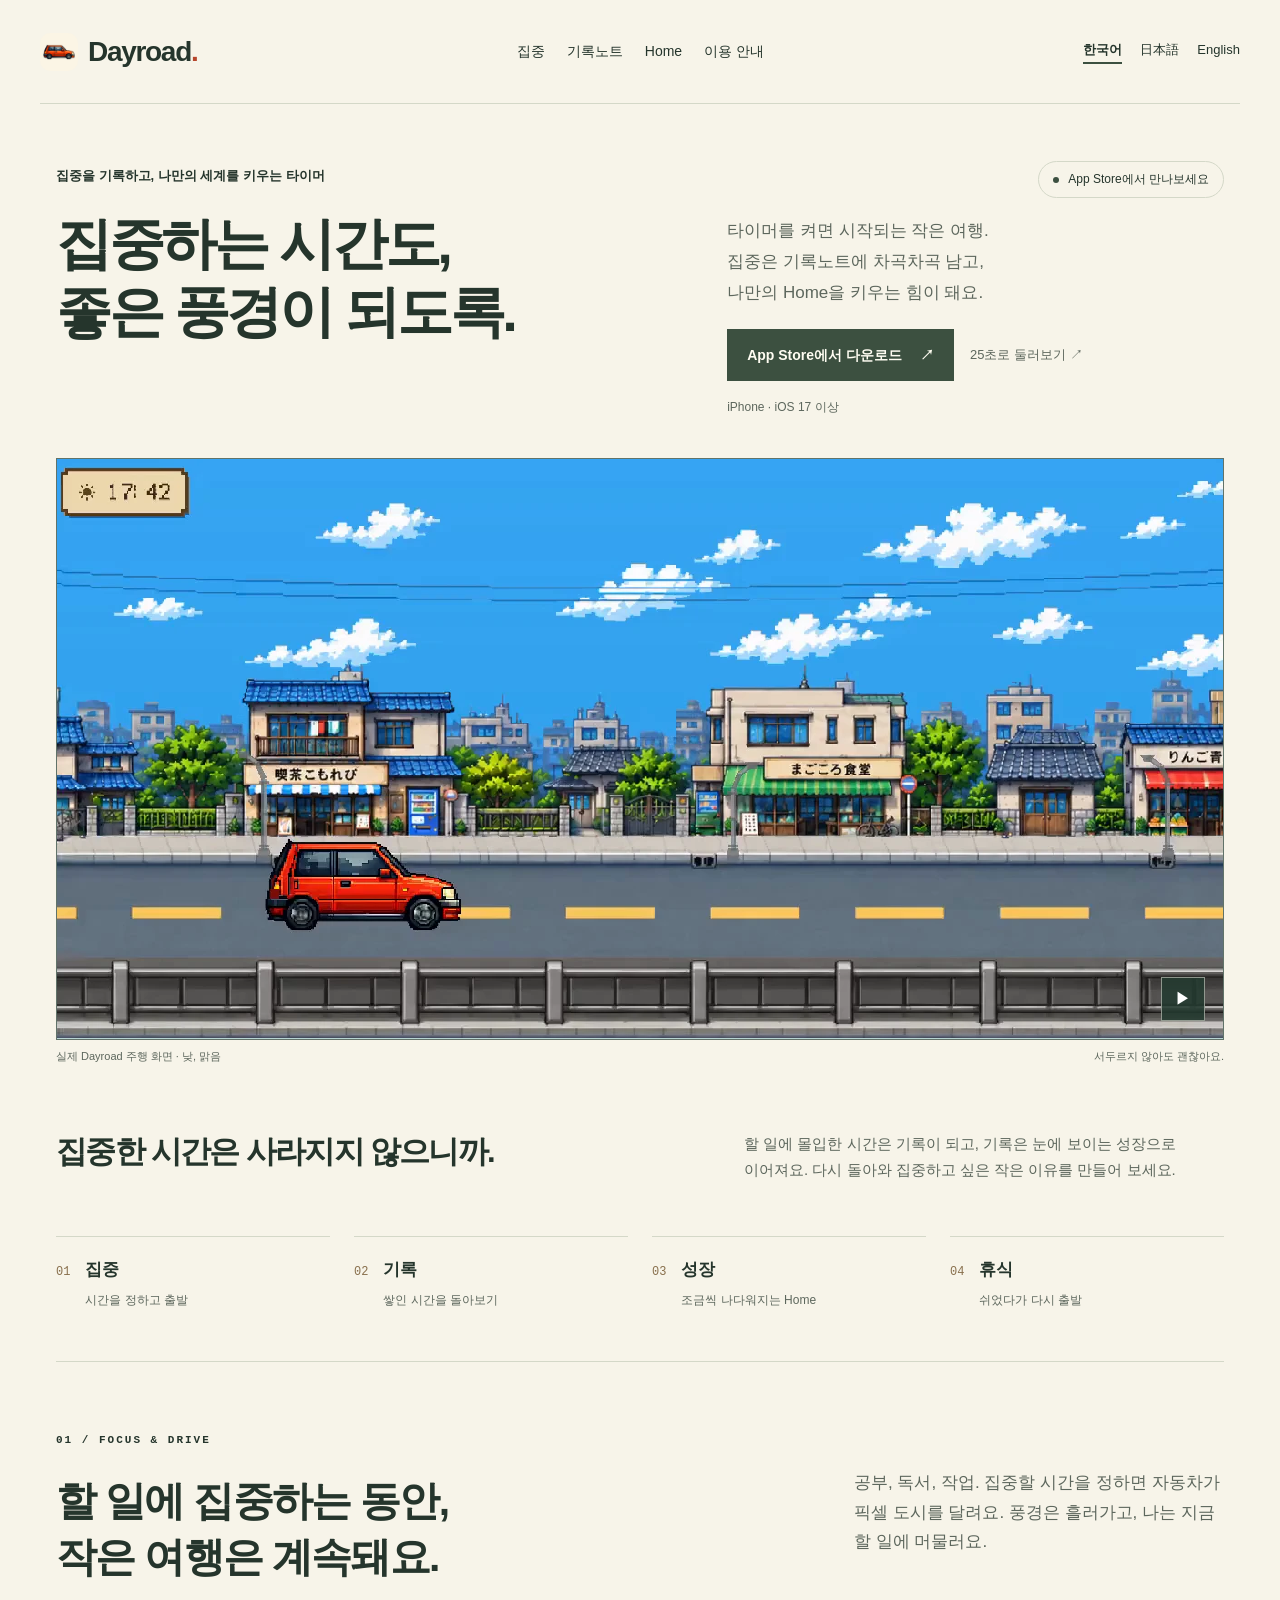
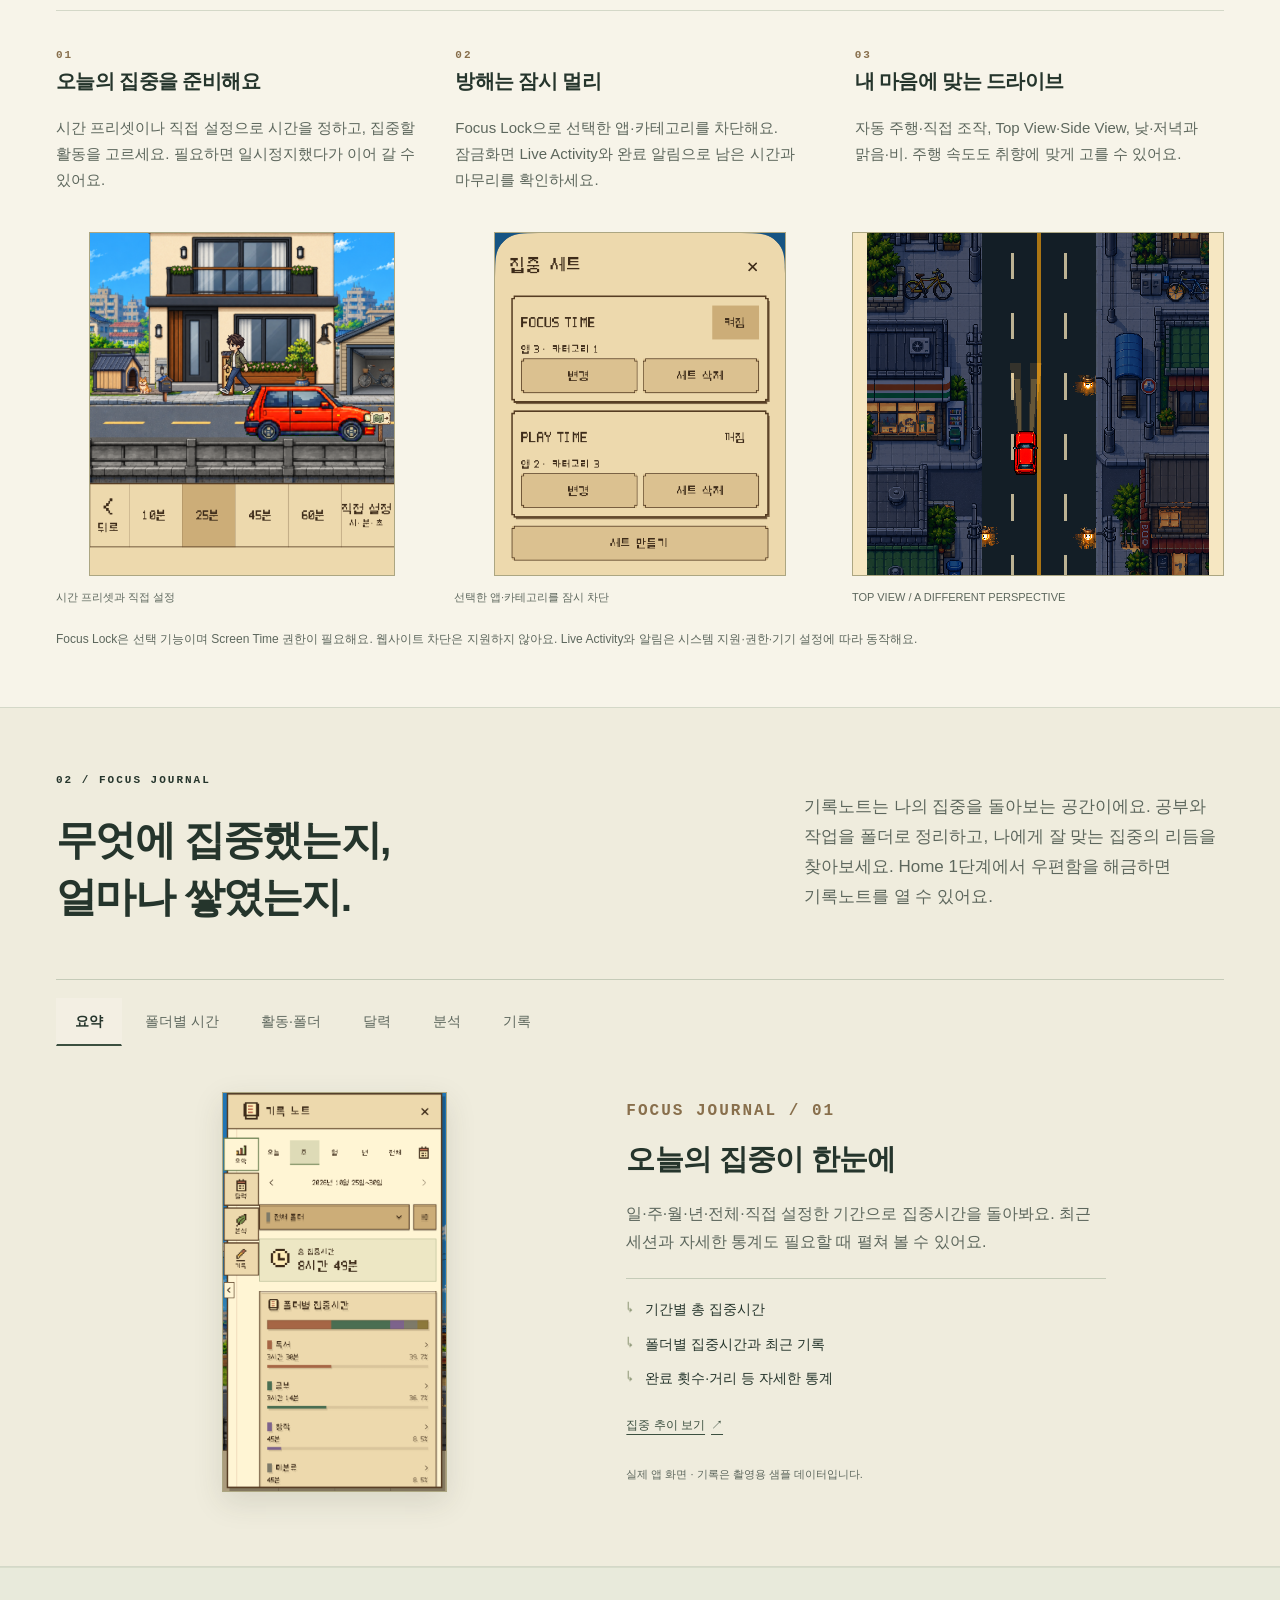
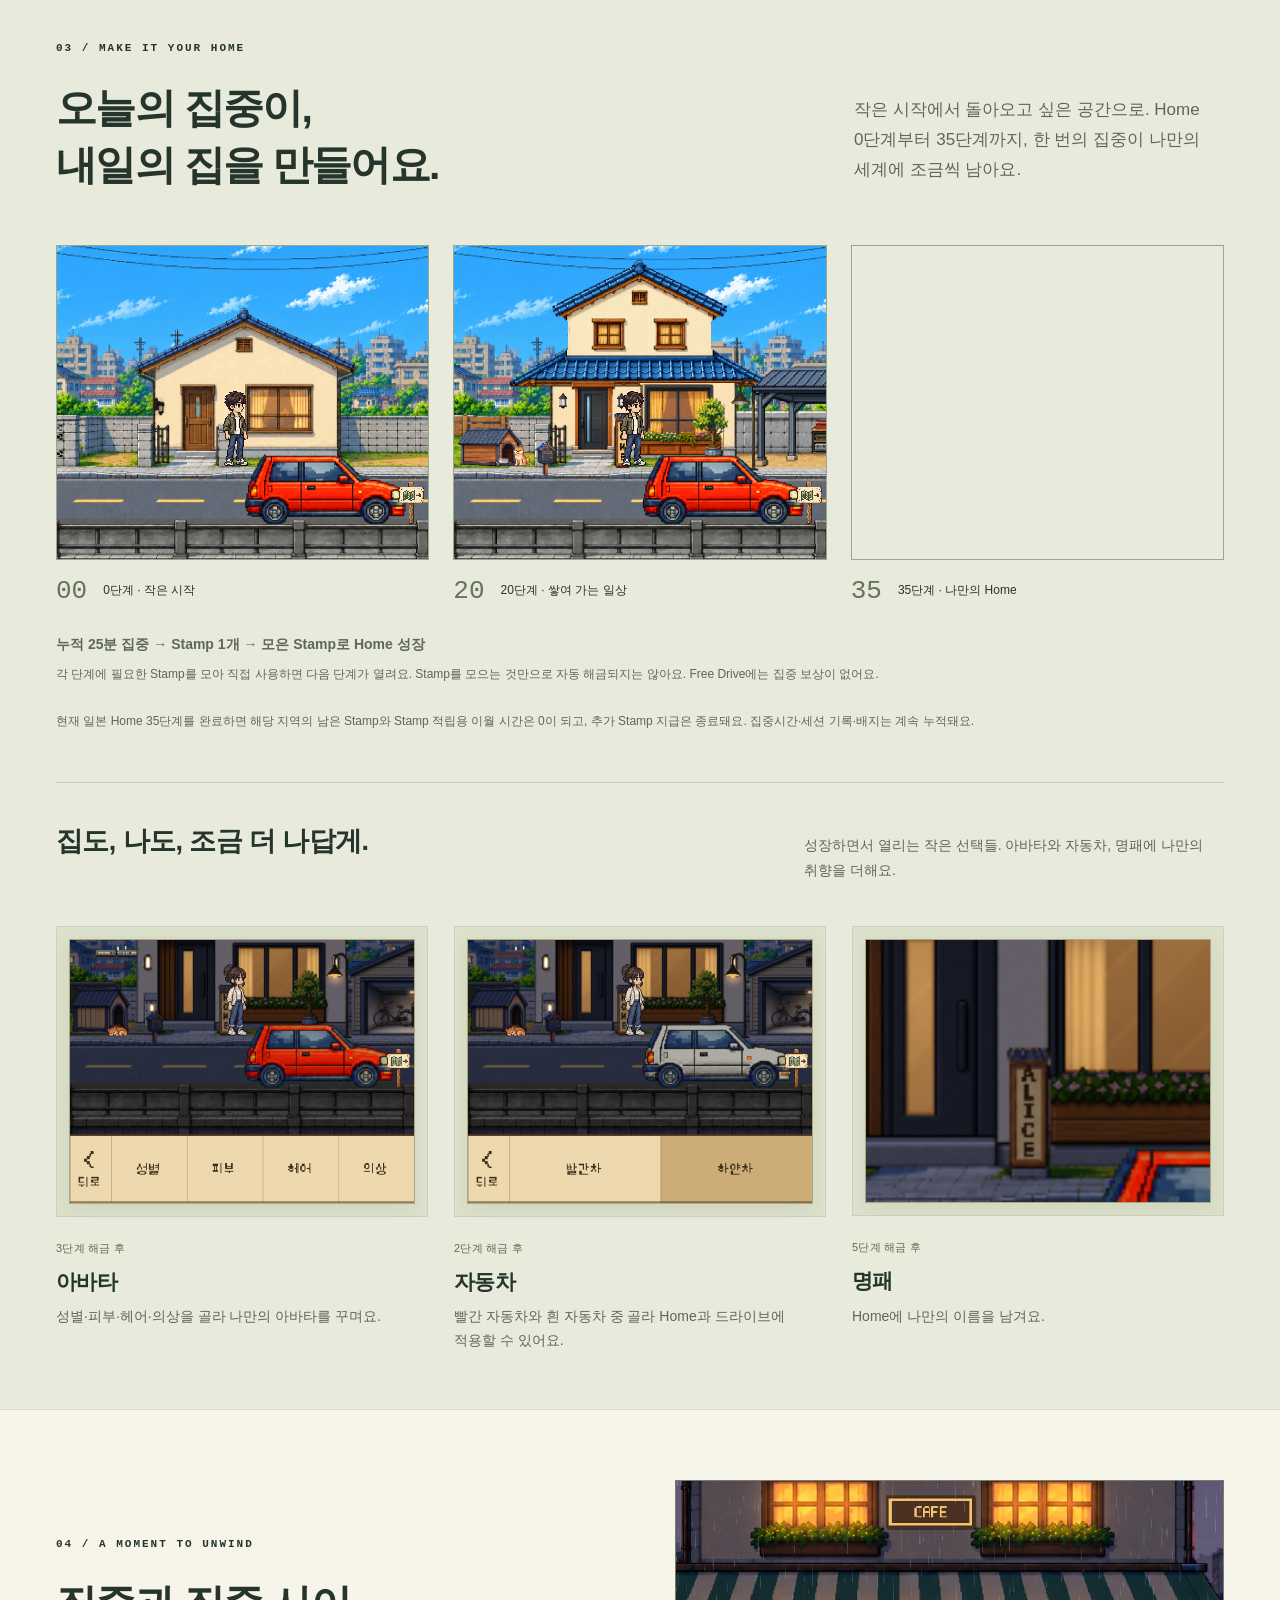
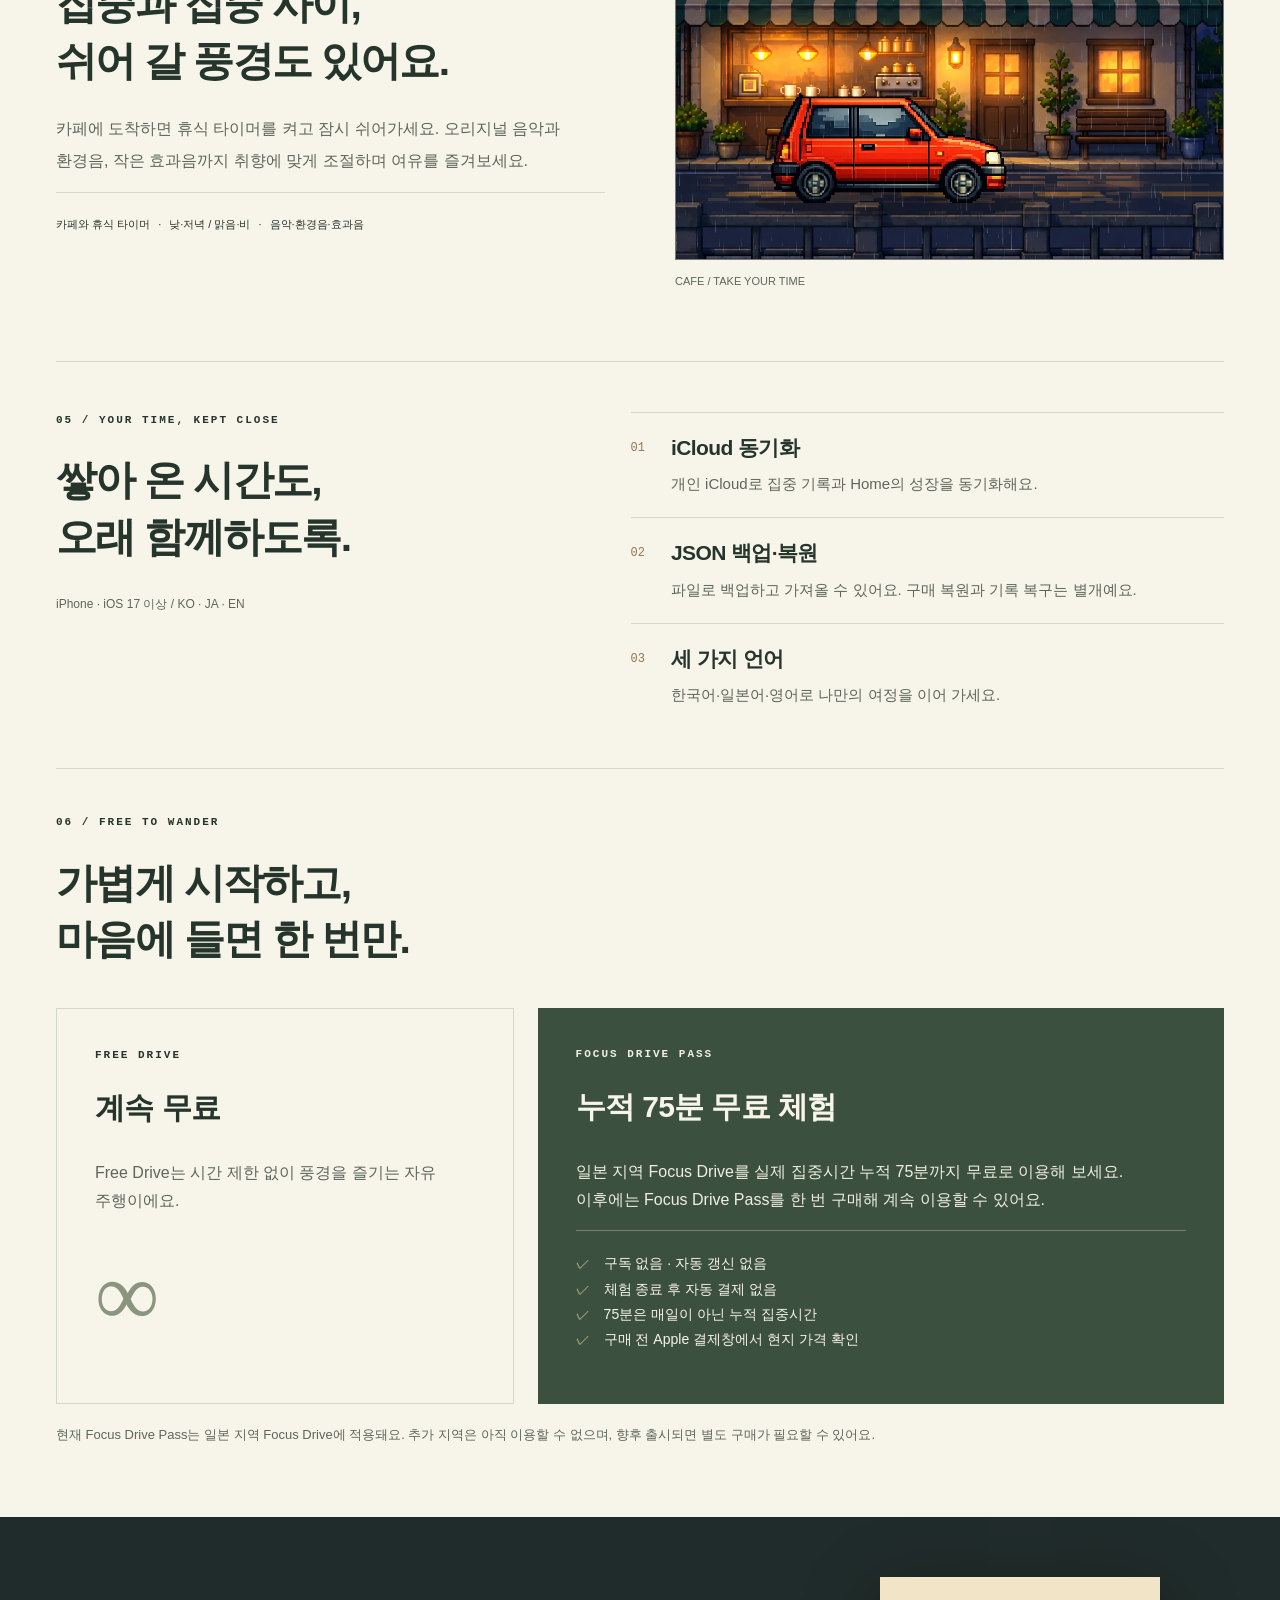
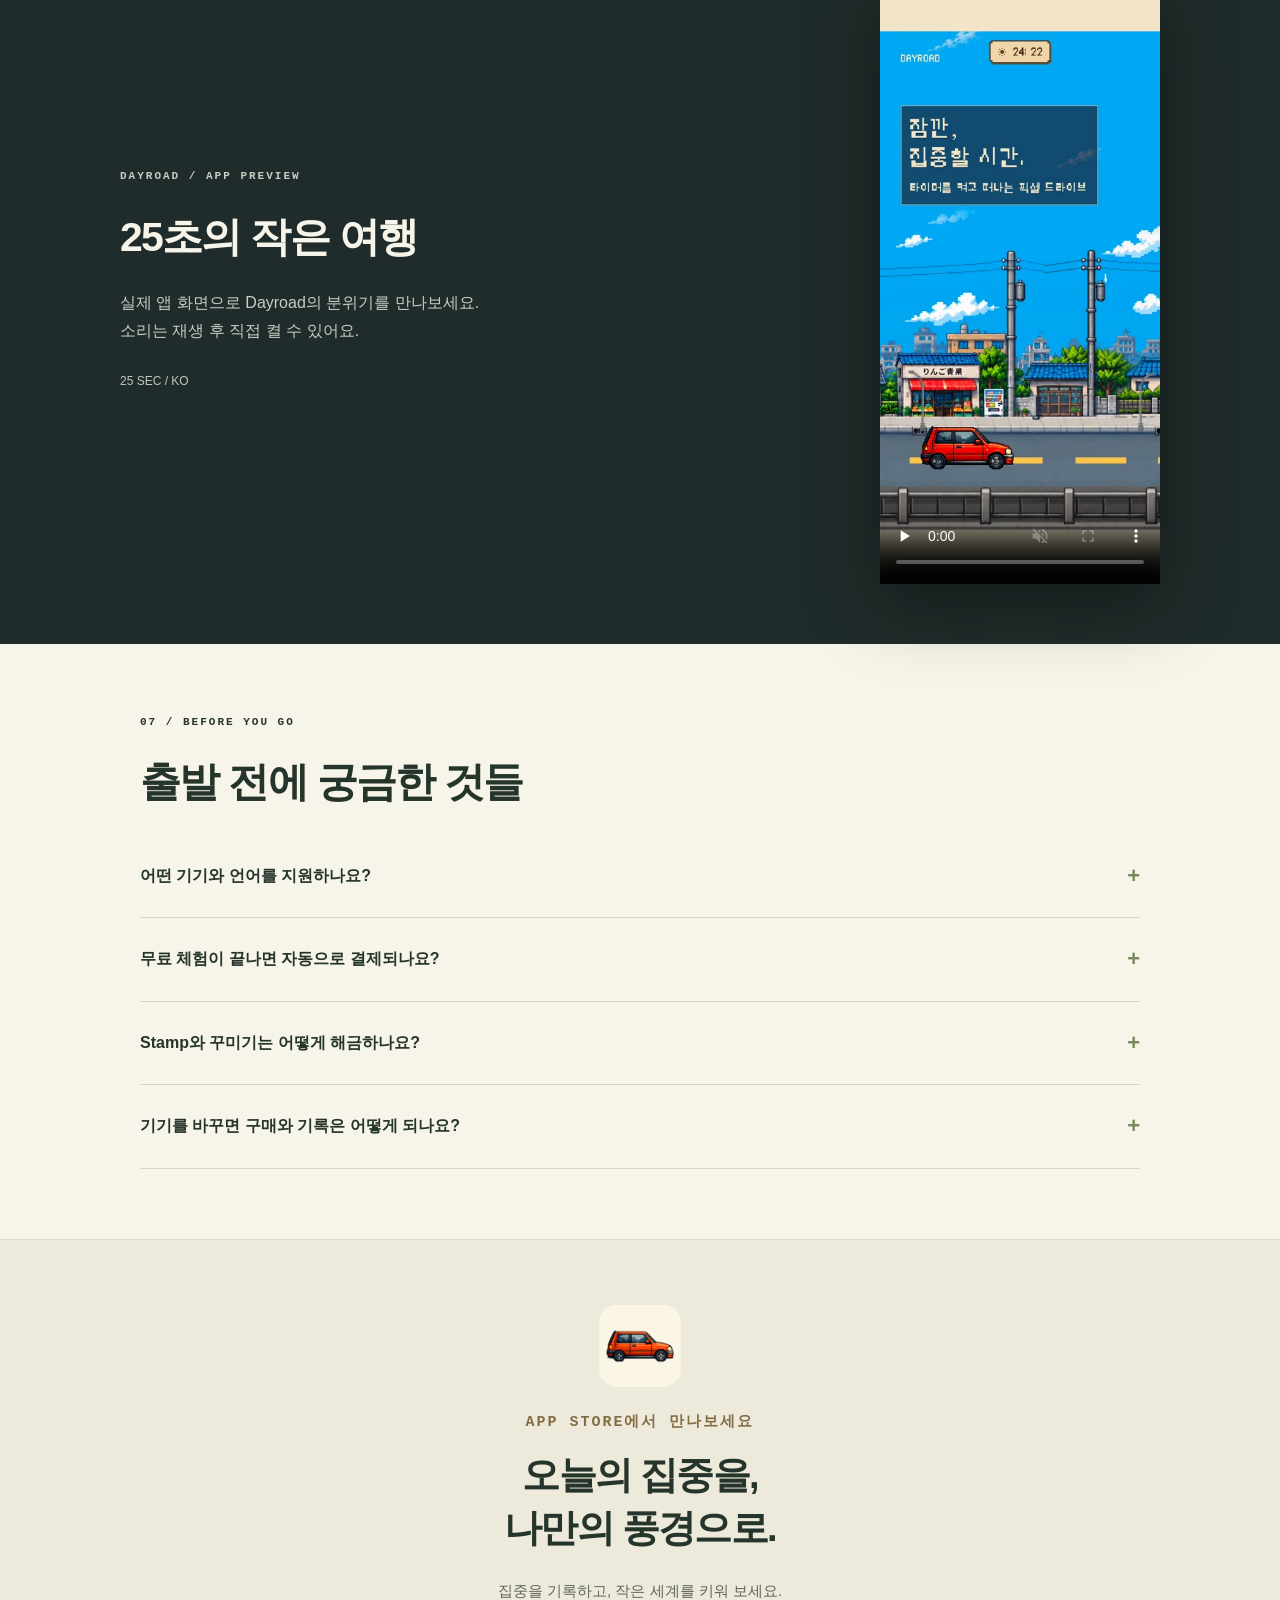
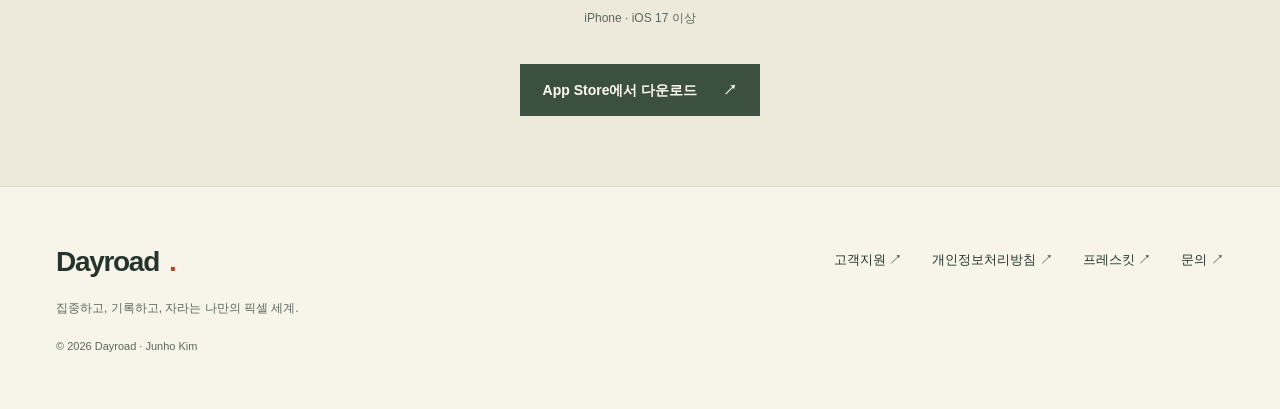
<file: index.html>
<!doctype html>
<html lang="ko"><head><meta charset="utf-8"><meta name="viewport" content="width=device-width,initial-scale=1">
<title>Dayroad — 집중을 기록하고, 나만의 세계를 키워요</title><meta name="description" content="픽셀 드라이브와 함께하는 집중 타이머 Dayroad. 기록노트로 집중을 돌아보고, Stamp로 35단계 Home과 나만의 꾸미기를 만나세요. Free Drive 무제한 무료, Focus Drive 누적 75분 무료 체험 후 일회성 구매."><meta name="theme-color" content="#f7f4e9">
<link rel="canonical" href="https://junhokimapps.github.io/dayroad-support/"><link rel="alternate" hreflang="ko" href="https://junhokimapps.github.io/dayroad-support/"><link rel="alternate" hreflang="ja" href="https://junhokimapps.github.io/dayroad-support/ja-index.html"><link rel="alternate" hreflang="en" href="https://junhokimapps.github.io/dayroad-support/en-index.html"><link rel="alternate" hreflang="x-default" href="https://junhokimapps.github.io/dayroad-support/">
<meta property="og:type" content="website"><meta property="og:title" content="Dayroad — 집중을 기록하고, 나만의 세계를 키워요"><meta property="og:description" content="픽셀 드라이브와 함께하는 집중 타이머 Dayroad. 기록노트로 집중을 돌아보고, Stamp로 35단계 Home과 나만의 꾸미기를 만나세요. Free Drive 무제한 무료, Focus Drive 누적 75분 무료 체험 후 일회성 구매."><meta property="og:url" content="https://junhokimapps.github.io/dayroad-support/"><meta property="og:image" content="https://junhokimapps.github.io/dayroad-support/assets/drive-poster.webp"><meta property="og:image:alt" content="실제 Dayroad 주행 화면 · 낮, 맑음"><meta property="og:site_name" content="Dayroad"><meta property="og:locale" content="ko_KR"><meta name="twitter:card" content="summary_large_image">
<link rel="icon" href="icon.png"><link rel="stylesheet" href="landing.css?v=v2-final-media-20261030"><script src="landing.js?v=v2-20261030" defer></script>
</head><body><a class="skip" href="#content">본문으로 건너뛰기</a>
<header class="header"><a class="brand" href="index.html"><img src="icon.png" width="38" height="38" alt=""><span>Dayroad<span class="brand-dot">.</span></span></a><nav class="main-nav" aria-label="Dayroad"><a href="#experience">집중</a><a href="#journal">기록노트</a><a href="#home">Home</a><a href="#access">이용 안내</a></nav><nav class="languages" aria-label="언어 선택"><a href="index.html" lang="ko" hreflang="ko" aria-current="page">한국어</a><a href="ja-index.html" lang="ja" hreflang="ja">日本語</a><a href="en-index.html" lang="en" hreflang="en">English</a></nav></header>
<main id="content">
<section class="hero wrap"><div class="hero-copy"><p class="eyebrow identity">집중을 기록하고, 나만의 세계를 키우는 타이머</p><h1>집중하는 시간도,<br>좋은 풍경이 되도록.</h1><p class="intro">타이머를 켜면 시작되는 작은 여행.<br>집중은 기록노트에 차곡차곡 남고,<br>나만의 Home을 키우는 힘이 돼요.</p><div class="hero-actions"><a class="button" href="https://apps.apple.com/app/id6821862731">App Store에서 다운로드 <span aria-hidden="true">↗</span></a><a class="preview-link" href="#preview">25초로 둘러보기 <span aria-hidden="true">↗</span></a><span class="device-note">iPhone · iOS 17 이상</span></div></div><div class="hero-note"><span class="status"><i aria-hidden="true"></i>App Store에서 만나보세요</span></div>
<div class="road-frame"><video id="hero-video" width="1280" height="636" muted loop playsinline preload="none" poster="assets/drive-poster.webp" aria-label="실제 Dayroad 주행 화면 · 낮, 맑음"><source data-src="assets/drive-day.mp4" type="video/mp4"></video><button id="motion" type="button" data-play="주행 영상 재생" data-pause="주행 영상 일시정지" aria-label="주행 영상 재생">▶</button></div><div class="image-caption"><span>실제 Dayroad 주행 화면 · 낮, 맑음</span><span>서두르지 않아도 괜찮아요.</span></div></section>
<section class="focus-cycle wrap"><div class="split-heading"><h2>집중한 시간은 사라지지 않으니까.</h2><p>할 일에 몰입한 시간은 기록이 되고, 기록은 눈에 보이는 성장으로 이어져요. 다시 돌아와 집중하고 싶은 작은 이유를 만들어 보세요.</p></div><ol><li><span class="flow-no">01</span><div><strong>집중</strong><span>시간을 정하고 출발</span></div></li><li><span class="flow-no">02</span><div><strong>기록</strong><span>쌓인 시간을 돌아보기</span></div></li><li><span class="flow-no">03</span><div><strong>성장</strong><span>조금씩 나다워지는 Home</span></div></li><li><span class="flow-no">04</span><div><strong>휴식</strong><span>쉬었다가 다시 출발</span></div></li></ol></section>
<section class="focus-section wrap" id="experience"><div class="split-heading"><div><p class="eyebrow">01 / FOCUS & DRIVE</p><h2>할 일에 집중하는 동안,<br>작은 여행은 계속돼요.</h2></div><p>공부, 독서, 작업. 집중할 시간을 정하면 자동차가 픽셀 도시를 달려요. 풍경은 흘러가고, 나는 지금 할 일에 머물러요.</p></div><div class="steps"><article class="step"><span class="eyebrow">01</span><h3>오늘의 집중을 준비해요</h3><p>시간 프리셋이나 직접 설정으로 시간을 정하고, 집중할 활동을 고르세요. 필요하면 일시정지했다가 이어 갈 수 있어요.</p></article><article class="step"><span class="eyebrow">02</span><h3>방해는 잠시 멀리</h3><p>Focus Lock으로 선택한 앱·카테고리를 차단해요. 잠금화면 Live Activity와 완료 알림으로 남은 시간과 마무리를 확인하세요.</p></article><article class="step"><span class="eyebrow">03</span><h3>내 마음에 맞는 드라이브</h3><p>자동 주행·직접 조작, Top View·Side View, 낮·저녁과 맑음·비. 주행 속도도 취향에 맞게 고를 수 있어요.</p></article></div><div class="focus-scenes"><figure><a class="screen-link " href="assets/screens/ko/focus-presets.webp" data-zoom aria-label="화면 크게 보기: 시간 프리셋과 직접 설정"><img src="assets/screens/ko/focus-presets.webp" width="1080" height="1217" loading="lazy" decoding="async" alt="시간 프리셋과 직접 설정" class=""><span class="zoom-label">화면 크게 보기 <span aria-hidden="true">↗</span></span></a><figcaption>시간 프리셋과 직접 설정</figcaption></figure><figure><a class="screen-link " href="assets/screens/ko/focus-lock-selected.webp" data-zoom aria-label="화면 크게 보기: 선택한 앱·카테고리를 잠시 차단"><img src="assets/screens/ko/focus-lock-selected.webp" width="1125" height="1330" loading="lazy" decoding="async" alt="선택한 앱·카테고리를 잠시 차단" class=""><span class="zoom-label">화면 크게 보기 <span aria-hidden="true">↗</span></span></a><figcaption>선택한 앱·카테고리를 잠시 차단</figcaption></figure><figure class="focus-landscape"><a class="screen-link " href="assets/screens/ko/top-drive.webp" data-zoom aria-label="화면 크게 보기: 픽셀 도시를 위에서 내려다보는 실제 Top View 주행 풍경"><img src="assets/screens/ko/top-drive.webp" width="1086" height="1086" loading="lazy" decoding="async" alt="픽셀 도시를 위에서 내려다보는 실제 Top View 주행 풍경" class=""><span class="zoom-label">화면 크게 보기 <span aria-hidden="true">↗</span></span></a><figcaption>TOP VIEW / A DIFFERENT PERSPECTIVE</figcaption></figure></div><p class="small focus-permissions">Focus Lock은 선택 기능이며 Screen Time 권한이 필요해요. 웹사이트 차단은 지원하지 않아요. Live Activity와 알림은 시스템 지원·권한·기기 설정에 따라 동작해요.</p></section>
<section class="journal" id="journal"><div class="wrap"><div class="split-heading"><div><p class="eyebrow">02 / FOCUS JOURNAL</p><h2>무엇에 집중했는지,<br>얼마나 쌓였는지.</h2></div><p>기록노트는 나의 집중을 돌아보는 공간이에요. 공부와 작업을 폴더로 정리하고, 나에게 잘 맞는 집중의 리듬을 찾아보세요. Home 1단계에서 우편함을 해금하면 기록노트를 열 수 있어요.</p></div><div class="journal-gallery" data-tabs><div class="journal-tabs" aria-label="Focus Journal"><button type="button" id="journal-tab-0" aria-controls="journal-panel-0" data-tab="0">요약</button><button type="button" id="journal-tab-1" aria-controls="journal-panel-1" data-tab="1">폴더별 시간</button><button type="button" id="journal-tab-2" aria-controls="journal-panel-2" data-tab="2">활동·폴더</button><button type="button" id="journal-tab-3" aria-controls="journal-panel-3" data-tab="3">달력</button><button type="button" id="journal-tab-4" aria-controls="journal-panel-4" data-tab="4">분석</button><button type="button" id="journal-tab-5" aria-controls="journal-panel-5" data-tab="5">기록</button></div><div class="journal-panels"><section class="journal-panel" id="journal-panel-0" aria-labelledby="journal-tab-0" data-panel="0"><figure><a class="screen-link " href="assets/screens/ko/journal-overview.webp" data-zoom aria-label="화면 크게 보기: 요약"><img src="assets/screens/ko/journal-overview.webp" width="1206" height="2155" loading="lazy" decoding="async" alt="요약" class=""><span class="zoom-label">화면 크게 보기 <span aria-hidden="true">↗</span></span></a></figure><div class="journal-panel-copy"><p class="eyebrow">FOCUS JOURNAL / 01</p><h3>오늘의 집중이 한눈에</h3><p>일·주·월·년·전체·직접 설정한 기간으로 집중시간을 돌아봐요. 최근 세션과 자세한 통계도 필요할 때 펼쳐 볼 수 있어요.</p><ul class="plain-points"><li>기간별 총 집중시간</li><li>폴더별 집중시간과 최근 기록</li><li>완료 횟수·거리 등 자세한 통계</li></ul><div class="related-screens"><a href="assets/screens/ko/journal-trends.webp" data-zoom data-image-alt="집중 추이 보기">집중 추이 보기 <span aria-hidden="true">↗</span></a></div><p class="sample-note">실제 앱 화면 · 기록은 촬영용 샘플 데이터입니다.</p></div></section><section class="journal-panel" id="journal-panel-1" aria-labelledby="journal-tab-1" data-panel="1"><figure><a class="screen-link " href="assets/screens/ko/journal-folders.webp" data-zoom aria-label="화면 크게 보기: 폴더별 시간"><img src="assets/screens/ko/journal-folders.webp" width="1206" height="2155" loading="lazy" decoding="async" alt="폴더별 시간" class=""><span class="zoom-label">화면 크게 보기 <span aria-hidden="true">↗</span></span></a></figure><div class="journal-panel-copy"><p class="eyebrow">FOCUS JOURNAL / 02</p><h3>내 시간이 향한 곳을 알아요</h3><p>공부, 작업, 개인 프로젝트. 폴더와 하위 폴더에 쌓인 시간을 비교하고, 폴더를 선택해 해당 기록을 더 자세히 살펴봐요.</p><ul class="plain-points"><li>상위 폴더와 하위 폴더의 시간</li><li>폴더별·활동별 집중시간</li><li>폴더를 선택해 기록과 분석 연결</li></ul><p class="sample-note">실제 앱 화면 · 기록은 촬영용 샘플 데이터입니다.</p></div></section><section class="journal-panel" id="journal-panel-2" aria-labelledby="journal-tab-2" data-panel="2"><figure><a class="screen-link " href="assets/screens/ko/journal-activities.webp" data-zoom aria-label="화면 크게 보기: 활동·폴더"><img src="assets/screens/ko/journal-activities.webp" width="1206" height="2363" loading="lazy" decoding="async" alt="활동·폴더" class=""><span class="zoom-label">화면 크게 보기 <span aria-hidden="true">↗</span></span></a></figure><div class="journal-panel-copy"><p class="eyebrow">FOCUS JOURNAL / 03</p><h3>매번 새로 쓰지 않아도 괜찮아요</h3><p>자주 하는 활동을 저장하고 최근·즐겨찾기에서 빠르게 골라요. 폴더와 하위 폴더로 나누면 다음 집중도 가볍게 시작할 수 있어요.</p><ul class="plain-points"><li>저장된 활동·최근·즐겨찾기</li><li>폴더와 하위 폴더 관리</li><li>활동 이름·분류·즐겨찾기 관리</li></ul><div class="related-screens"><a href="assets/screens/ko/journal-favorites.webp" data-zoom data-image-alt="최근·즐겨찾기 보기">최근·즐겨찾기 보기 <span aria-hidden="true">↗</span></a></div><p class="sample-note">실제 앱 화면 · 기록은 촬영용 샘플 데이터입니다.</p></div></section><section class="journal-panel" id="journal-panel-3" aria-labelledby="journal-tab-3" data-panel="3"><figure><a class="screen-link " href="assets/screens/ko/journal-calendar.webp" data-zoom aria-label="화면 크게 보기: 달력"><img src="assets/screens/ko/journal-calendar.webp" width="1206" height="2155" loading="lazy" decoding="async" alt="달력" class=""><span class="zoom-label">화면 크게 보기 <span aria-hidden="true">↗</span></span></a></figure><div class="journal-panel-copy"><p class="eyebrow">FOCUS JOURNAL / 04</p><h3>달력에 남은 나의 꾸준함</h3><p>어느 날 얼마나 집중했는지 달력으로 확인해요. 날짜를 골라 그날의 세션을 살펴보고, 나만의 흐름을 이어 가세요.</p><ul class="plain-points"><li>날짜별 집중시간</li><li>월·연도 이동</li><li>선택한 날의 세션 확인</li></ul><p class="sample-note">실제 앱 화면 · 기록은 촬영용 샘플 데이터입니다.</p></div></section><section class="journal-panel" id="journal-panel-4" aria-labelledby="journal-tab-4" data-panel="4"><figure><a class="screen-link " href="assets/screens/ko/journal-analysis.webp" data-zoom aria-label="화면 크게 보기: 분석"><img src="assets/screens/ko/journal-analysis.webp" width="1206" height="2155" loading="lazy" decoding="async" alt="분석" class=""><span class="zoom-label">화면 크게 보기 <span aria-hidden="true">↗</span></span></a></figure><div class="journal-panel-copy"><p class="eyebrow">FOCUS JOURNAL / 05</p><h3>나에게 맞는 리듬을 찾아요</h3><p>집중시간의 변화와 완료 횟수를 살펴보고, 요일·시간대·집중 길이별 패턴을 비교해요. 다음 집중을 계획할 작은 힌트를 얻을 수 있어요.</p><ul class="plain-points"><li>일별·주별·월별 집중 추이</li><li>요일·시간대·집중 길이별 분석</li><li>완료율·평균·최장 집중 등 통계</li></ul><div class="related-screens"><a href="assets/screens/ko/journal-hours.webp" data-zoom data-image-alt="시간대 분석 보기">시간대 분석 보기 <span aria-hidden="true">↗</span></a><a href="assets/screens/ko/journal-lengths.webp" data-zoom data-image-alt="집중 길이 분석 보기">집중 길이 분석 보기 <span aria-hidden="true">↗</span></a></div><p class="sample-note">실제 앱 화면 · 기록은 촬영용 샘플 데이터입니다.</p></div></section><section class="journal-panel" id="journal-panel-5" aria-labelledby="journal-tab-5" data-panel="5"><figure><a class="screen-link " href="assets/screens/ko/journal-records.webp" data-zoom aria-label="화면 크게 보기: 기록"><img src="assets/screens/ko/journal-records.webp" width="1206" height="2155" loading="lazy" decoding="async" alt="기록" class=""><span class="zoom-label">화면 크게 보기 <span aria-hidden="true">↗</span></span></a></figure><div class="journal-panel-copy"><p class="eyebrow">FOCUS JOURNAL / 06</p><h3>한 번의 집중도 소중하게</h3><p>기간과 폴더로 세션을 찾아 상세 내용을 확인해요. 기록의 활동 이름이나 폴더를 수정해, 나중에도 읽기 좋은 나의 기록으로 정리하세요.</p><ul class="plain-points"><li>기간·폴더 필터와 세션 상세</li><li>활동 이름·폴더 수정</li><li>실제 집중시간과 완료 상태 확인</li></ul><div class="related-screens"><a href="assets/screens/ko/journal-detail.webp" data-zoom data-image-alt="세션 상세 보기">세션 상세 보기 <span aria-hidden="true">↗</span></a></div><p class="sample-note">실제 앱 화면 · 기록은 촬영용 샘플 데이터입니다.</p></div></section></div></div></div></section>
<section class="growth" id="home"><div class="wrap"><p class="eyebrow">03 / MAKE IT YOUR HOME</p><div class="split-heading"><h2>오늘의 집중이,<br>내일의 집을 만들어요.</h2><p>작은 시작에서 돌아오고 싶은 공간으로. Home 0단계부터 35단계까지, 한 번의 집중이 나만의 세계에 조금씩 남아요.</p></div><div class="homes"><figure><img src="assets/home-00.webp" width="1320" height="1112" loading="lazy" decoding="async" alt="0단계 · 작은 시작" class=""><figcaption><span>00</span>0단계 · 작은 시작</figcaption></figure><figure><img src="assets/home-20.webp" width="1320" height="1112" loading="lazy" decoding="async" alt="20단계 · 쌓여 가는 일상" class=""><figcaption><span>20</span>20단계 · 쌓여 가는 일상</figcaption></figure><figure><img src="assets/home-35.webp" width="1320" height="1112" loading="lazy" decoding="async" alt="35단계 · 나만의 Home" class=""><figcaption><span>35</span>35단계 · 나만의 Home</figcaption></figure></div><p class="small"><strong class="growth-flow">누적 25분 집중 → Stamp 1개 → 모은 Stamp로 Home 성장</strong>각 단계에 필요한 Stamp를 모아 직접 사용하면 다음 단계가 열려요. Stamp를 모으는 것만으로 자동 해금되지는 않아요. Free Drive에는 집중 보상이 없어요.</p><p class="small growth-completion">현재 일본 Home 35단계를 완료하면 해당 지역의 남은 Stamp와 Stamp 적립용 이월 시간은 0이 되고, 추가 Stamp 지급은 종료돼요. 집중시간·세션 기록·배지는 계속 누적돼요.</p><div class="customization"><header><h3>집도, 나도, 조금 더 나답게.</h3><p>성장하면서 열리는 작은 선택들. 아바타와 자동차, 명패에 나만의 취향을 더해요.</p></header><div class="custom-grid"><article><div class="custom-screen"><a class="screen-link " href="assets/screens/ko/custom-avatar-female.webp" data-zoom aria-label="화면 크게 보기: 아바타"><img src="assets/screens/ko/custom-avatar-female.webp" width="1206" height="920" loading="lazy" decoding="async" alt="아바타" class=""><span class="zoom-label">화면 크게 보기 <span aria-hidden="true">↗</span></span></a></div><div class="custom-caption"><span class="unlock-note">3단계 해금 후</span><h3>아바타</h3><p>성별·피부·헤어·의상을 골라 나만의 아바타를 꾸며요.</p></div></article><article><div class="custom-screen"><a class="screen-link " href="assets/screens/ko/custom-car-white.webp" data-zoom aria-label="화면 크게 보기: 자동차"><img src="assets/screens/ko/custom-car-white.webp" width="1206" height="920" loading="lazy" decoding="async" alt="자동차" class=""><span class="zoom-label">화면 크게 보기 <span aria-hidden="true">↗</span></span></a></div><div class="custom-caption"><span class="unlock-note">2단계 해금 후</span><h3>자동차</h3><p>빨간 자동차와 흰 자동차 중 골라 Home과 드라이브에 적용할 수 있어요.</p></div></article><article><div class="custom-screen"><a class="screen-link " href="assets/screens/ko/custom-nameplate-alice.webp" data-zoom aria-label="화면 크게 보기: 명패"><img src="assets/screens/ko/custom-nameplate-alice.webp" width="420" height="320" loading="lazy" decoding="async" alt="명패" class=""><span class="zoom-label">화면 크게 보기 <span aria-hidden="true">↗</span></span></a></div><div class="custom-caption"><span class="unlock-note">5단계 해금 후</span><h3>명패</h3><p>Home에 나만의 이름을 남겨요.</p></div></article></div></div></div></section>
<section class="rest wrap" id="rest"><div class="rest-copy"><p class="eyebrow">04 / A MOMENT TO UNWIND</p><h2>집중과 집중 사이,<br>쉬어 갈 풍경도 있어요.</h2><p class="body-lg">카페에 도착하면 휴식 타이머를 켜고 잠시 쉬어가세요. 오리지널 음악과 환경음, 작은 효과음까지 취향에 맞게 조절하며 여유를 즐겨보세요.</p><div class="specs"><span>카페와 휴식 타이머</span><span>낮·저녁 / 맑음·비</span><span>음악·환경음·효과음</span></div></div><figure><img src="assets/cafe.webp" width="1000" height="934" loading="lazy" decoding="async" alt="비 오는 저녁의 실제 Dayroad 카페 도착 풍경" class=""><figcaption>CAFE / TAKE YOUR TIME</figcaption></figure></section>
<section class="features wrap" id="features"><div><p class="eyebrow">05 / YOUR TIME, KEPT CLOSE</p><h2>쌓아 온 시간도,<br>오래 함께하도록.</h2><span class="small">iPhone · iOS 17 이상 / KO · JA · EN</span></div><div class="feature-list"><article><span class="feature-no">01</span><div><h3>iCloud 동기화</h3><p>개인 iCloud로 집중 기록과 Home의 성장을 동기화해요.</p></div></article><article><span class="feature-no">02</span><div><h3>JSON 백업·복원</h3><p>파일로 백업하고 가져올 수 있어요. 구매 복원과 기록 복구는 별개예요.</p></div></article><article><span class="feature-no">03</span><div><h3>세 가지 언어</h3><p>한국어·일본어·영어로 나만의 여정을 이어 가세요.</p></div></article></div></section>
<section class="access wrap" id="access"><p class="eyebrow">06 / FREE TO WANDER</p><h2>가볍게 시작하고,<br>마음에 들면 한 번만.</h2><div class="pricing"><article><p class="eyebrow">Free Drive</p><h3>계속 무료</h3><p>Free Drive는 시간 제한 없이 풍경을 즐기는 자유 주행이에요.</p><span class="price-mark" aria-hidden="true">∞</span></article><article class="pass"><p class="eyebrow">Focus Drive Pass</p><h3>누적 75분 무료 체험</h3><p>일본 지역 Focus Drive를 실제 집중시간 누적 75분까지 무료로 이용해 보세요. 이후에는 Focus Drive Pass를 한 번 구매해 계속 이용할 수 있어요.</p><ul><li>구독 없음 · 자동 갱신 없음</li><li>체험 종료 후 자동 결제 없음</li><li>75분은 매일이 아닌 누적 집중시간</li><li>구매 전 Apple 결제창에서 현지 가격 확인</li></ul></article></div><p class="expansion">현재 Focus Drive Pass는 일본 지역 Focus Drive에 적용돼요. 추가 지역은 아직 이용할 수 없으며, 향후 출시되면 별도 구매가 필요할 수 있어요.</p></section>
<section class="preview-section" id="preview"><div class="wrap preview-grid"><div><p class="eyebrow">DAYROAD / APP PREVIEW</p><h2>25초의 작은 여행</h2><p>실제 앱 화면으로 Dayroad의 분위기를 만나보세요. 소리는 재생 후 직접 켤 수 있어요.</p><p class="small">25 SEC / KO</p></div><video controls muted playsinline preload="none" poster="assets/preview-ko.webp" width="886" height="1920" aria-label="Dayroad 25초 소개 영상"><source src="assets/preview-ko.mp4" type="video/mp4"><a href="assets/preview-ko.mp4">MP4</a></video></div></section>
<section class="faq wrap"><p class="eyebrow">07 / BEFORE YOU GO</p><h2>출발 전에 궁금한 것들</h2><div><details><summary>어떤 기기와 언어를 지원하나요?<span aria-hidden="true">+</span></summary><p>현재 App Store 호환성 기준 iPhone, iOS 17.0 이상을 지원해요. 앱 언어는 한국어·일본어·영어예요. 최신 설치 가능 여부는 App Store에서 확인해 주세요.</p></details><details><summary>무료 체험이 끝나면 자동으로 결제되나요?<span aria-hidden="true">+</span></summary><p>아니요. Focus Drive Pass는 직접 선택해 구매하는 일회성 상품이에요. 구독·자동 갱신·체험 후 자동 결제가 없으며, Free Drive는 계속 무료예요.</p></details><details><summary>Stamp와 꾸미기는 어떻게 해금하나요?<span aria-hidden="true">+</span></summary><p>실제 집중시간 누적 25분당 Stamp 1개를 모아요. 단계별 필요 Stamp를 직접 사용해 Home을 성장시키면 자동차는 2단계, 아바타는 3단계, 명패는 5단계에서 열려요. Free Drive는 집중 보상을 주지 않아요. 강아지는 Home 6단계에서 만나요. 여행 지도책에서 현재 일본 지역과 Home 성장 여정을 확인할 수 있어요.</p></details><details><summary>기기를 바꾸면 구매와 기록은 어떻게 되나요?<span aria-hidden="true">+</span></summary><p>이용권은 구매한 Apple 계정으로 구매 복원을 이용해요. 기록·Stamp·Home은 개인 iCloud 동기화 또는 JSON 백업으로 별도 복구해요. 기기를 바꾸기 전 기존 기록을 먼저 백업해 주세요.</p></details></div></section>
<section class="download" id="download"><img src="icon.png" width="82" height="82" loading="lazy" alt="Dayroad"><p class="eyebrow">App Store에서 만나보세요</p><h2>오늘의 집중을,<br>나만의 풍경으로.</h2><p>집중을 기록하고, 작은 세계를 키워 보세요.<br><span class="device-note">iPhone · iOS 17 이상</span></p><a class="button" href="https://apps.apple.com/app/id6821862731">App Store에서 다운로드 <span aria-hidden="true">↗</span></a></section>
</main><footer class="footer wrap"><div><a class="brand" href="index.html">Dayroad<span class="brand-dot">.</span></a><p>집중하고, 기록하고, 자라는 나만의 픽셀 세계.</p><small>© 2026 Dayroad · Junho Kim</small></div><nav aria-label="고객지원"><a href="https://junhokimapps.github.io/dayroad-support/support.html">고객지원 <span aria-hidden="true">↗</span></a><a href="https://junhokimapps.github.io/dayroad-support/privacy.html">개인정보처리방침 <span aria-hidden="true">↗</span></a><a href="https://junhokimapps.github.io/dayroad-support/presskit/index.html">프레스킷 <span aria-hidden="true">↗</span></a><a href="mailto:junhokim.apps@gmail.com">문의 <span aria-hidden="true">↗</span></a></nav></footer>
<dialog class="image-dialog" aria-label="화면 크게 보기"><button type="button" class="dialog-close" aria-label="큰 화면 닫기">×</button><img alt=""><p></p></dialog>
</body></html>
</file>
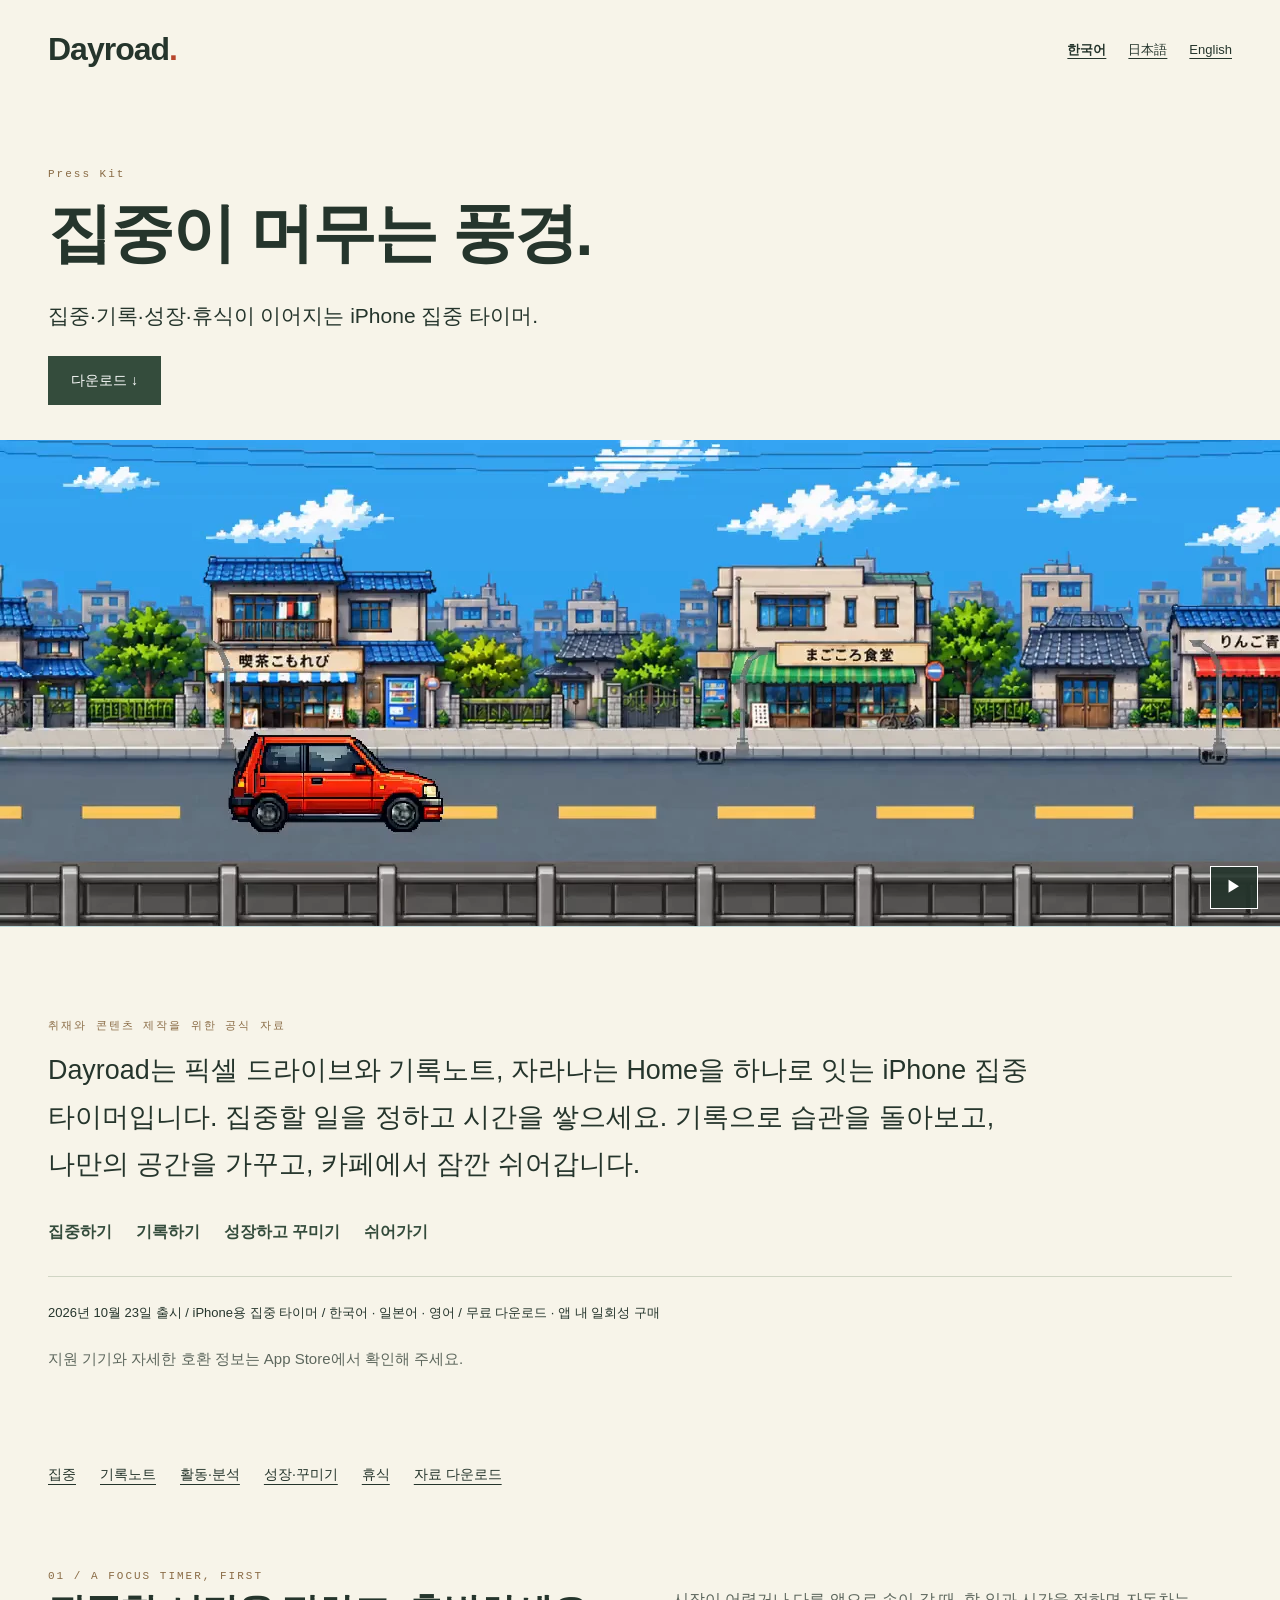
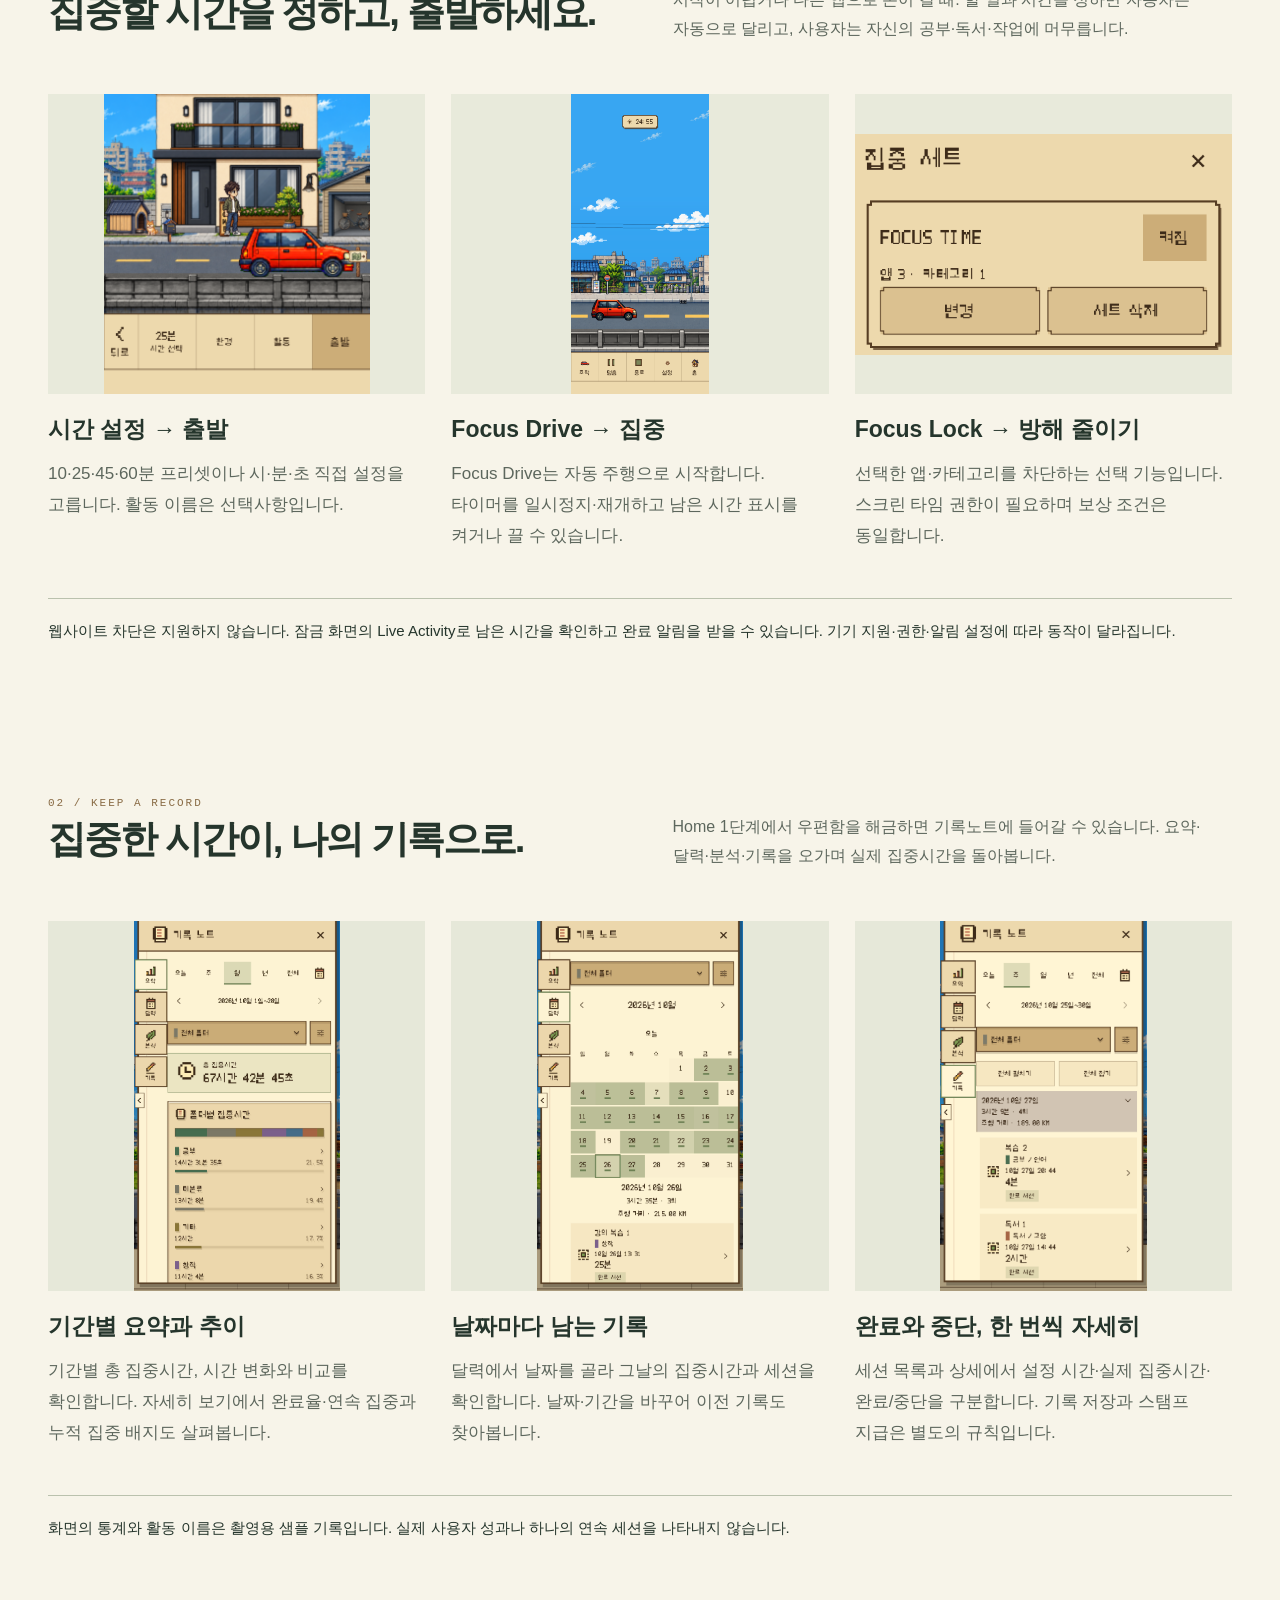
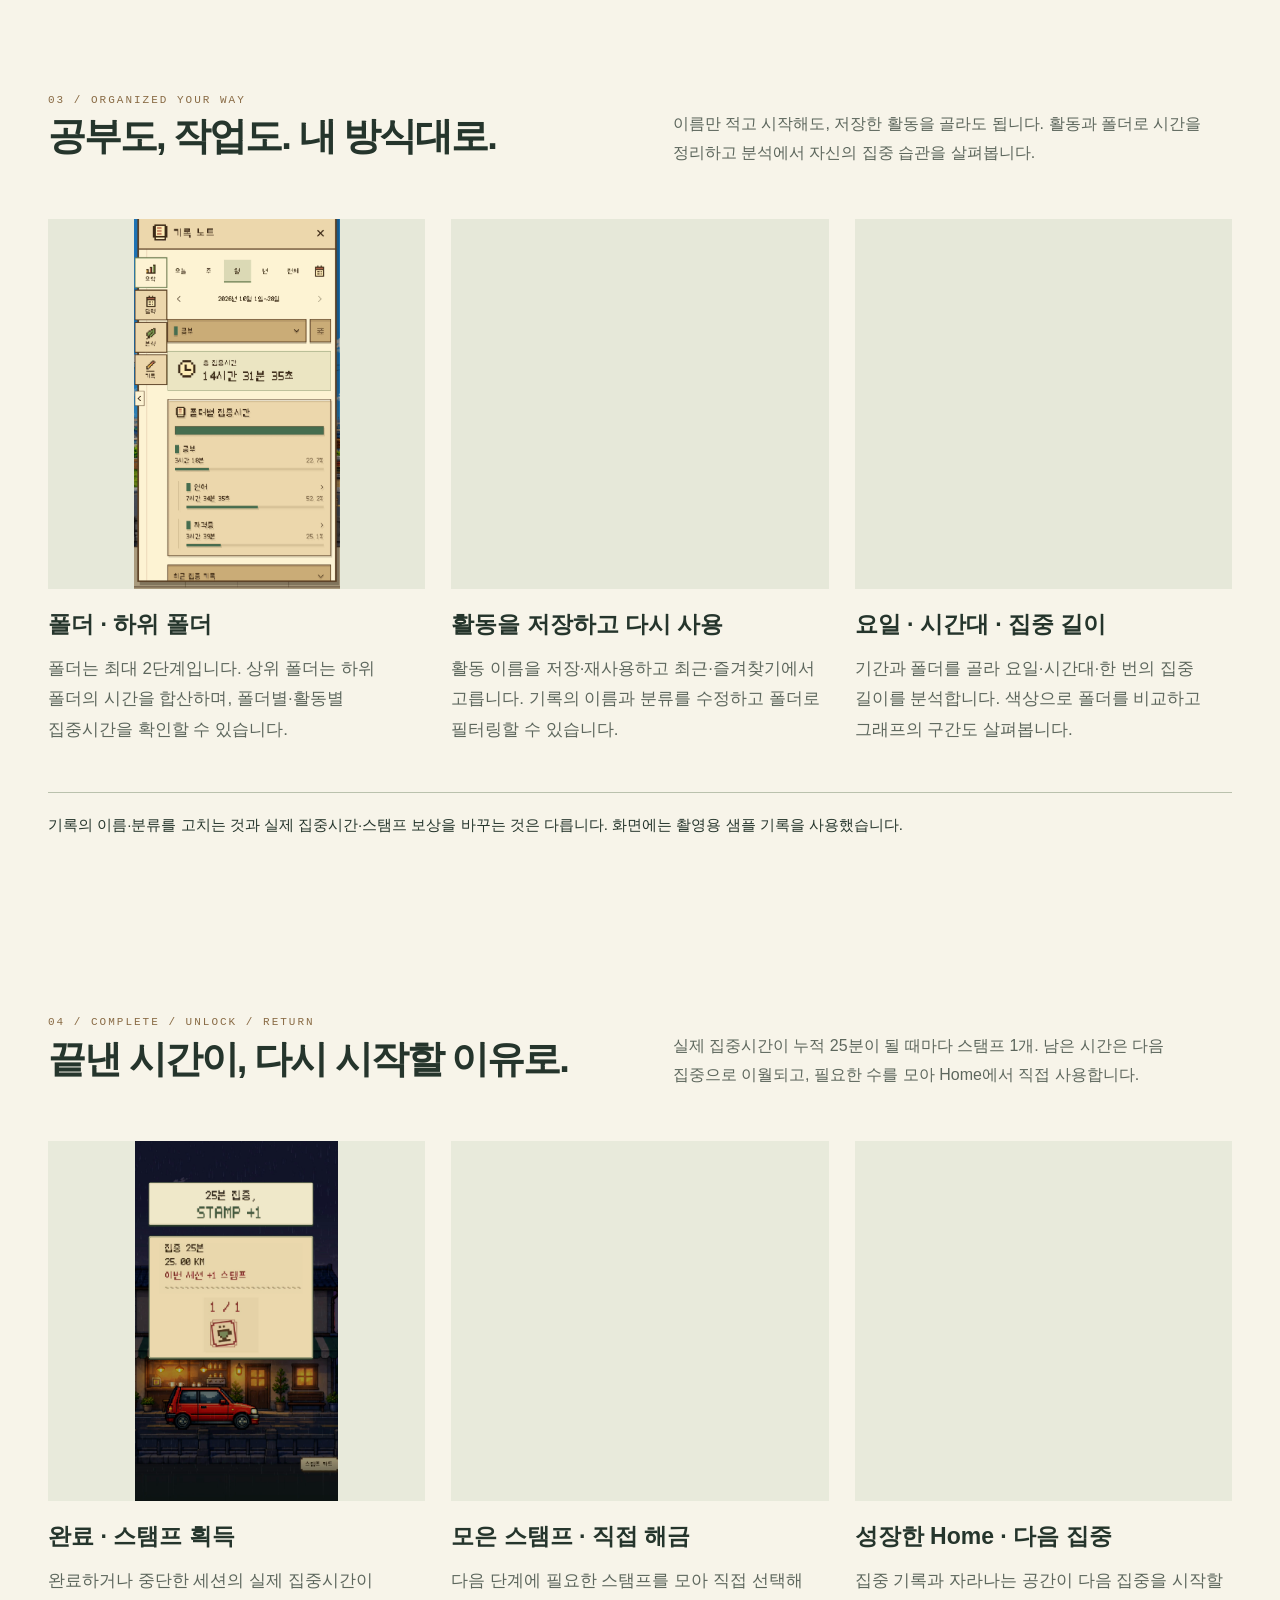
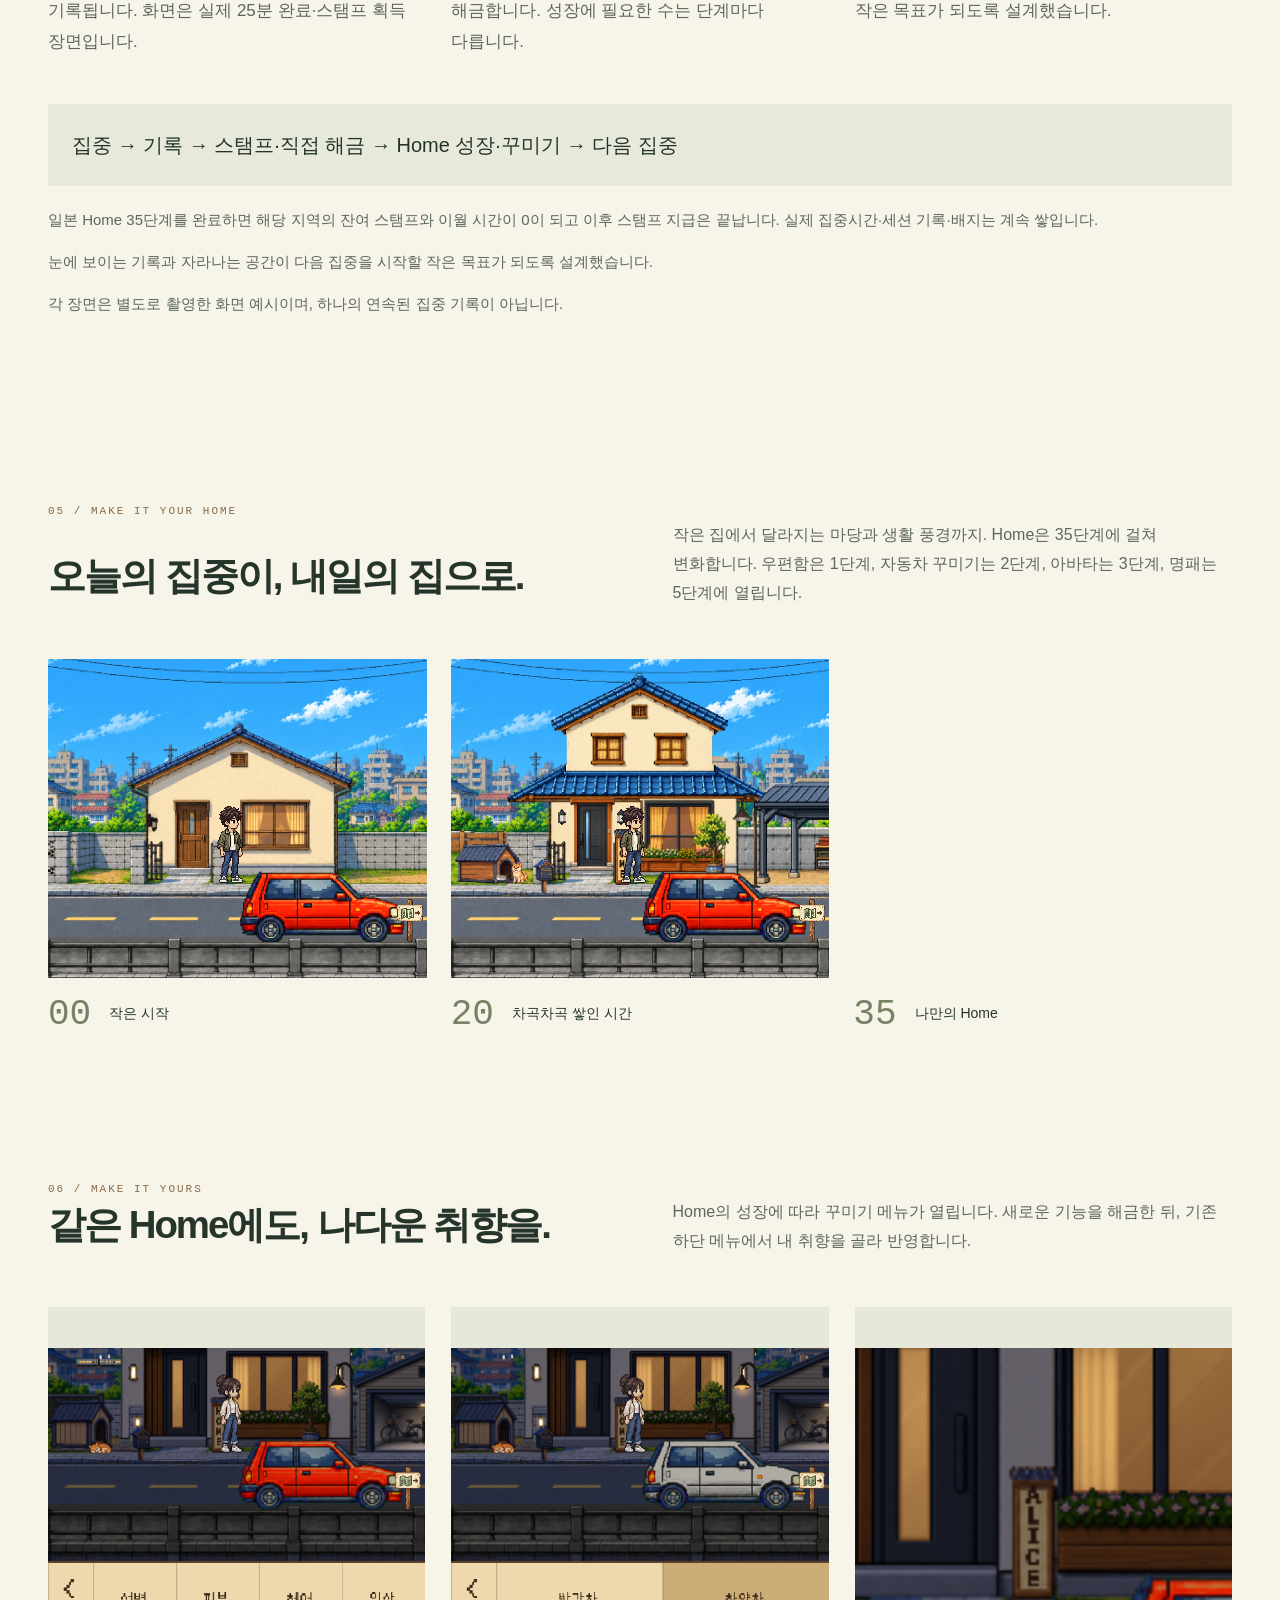
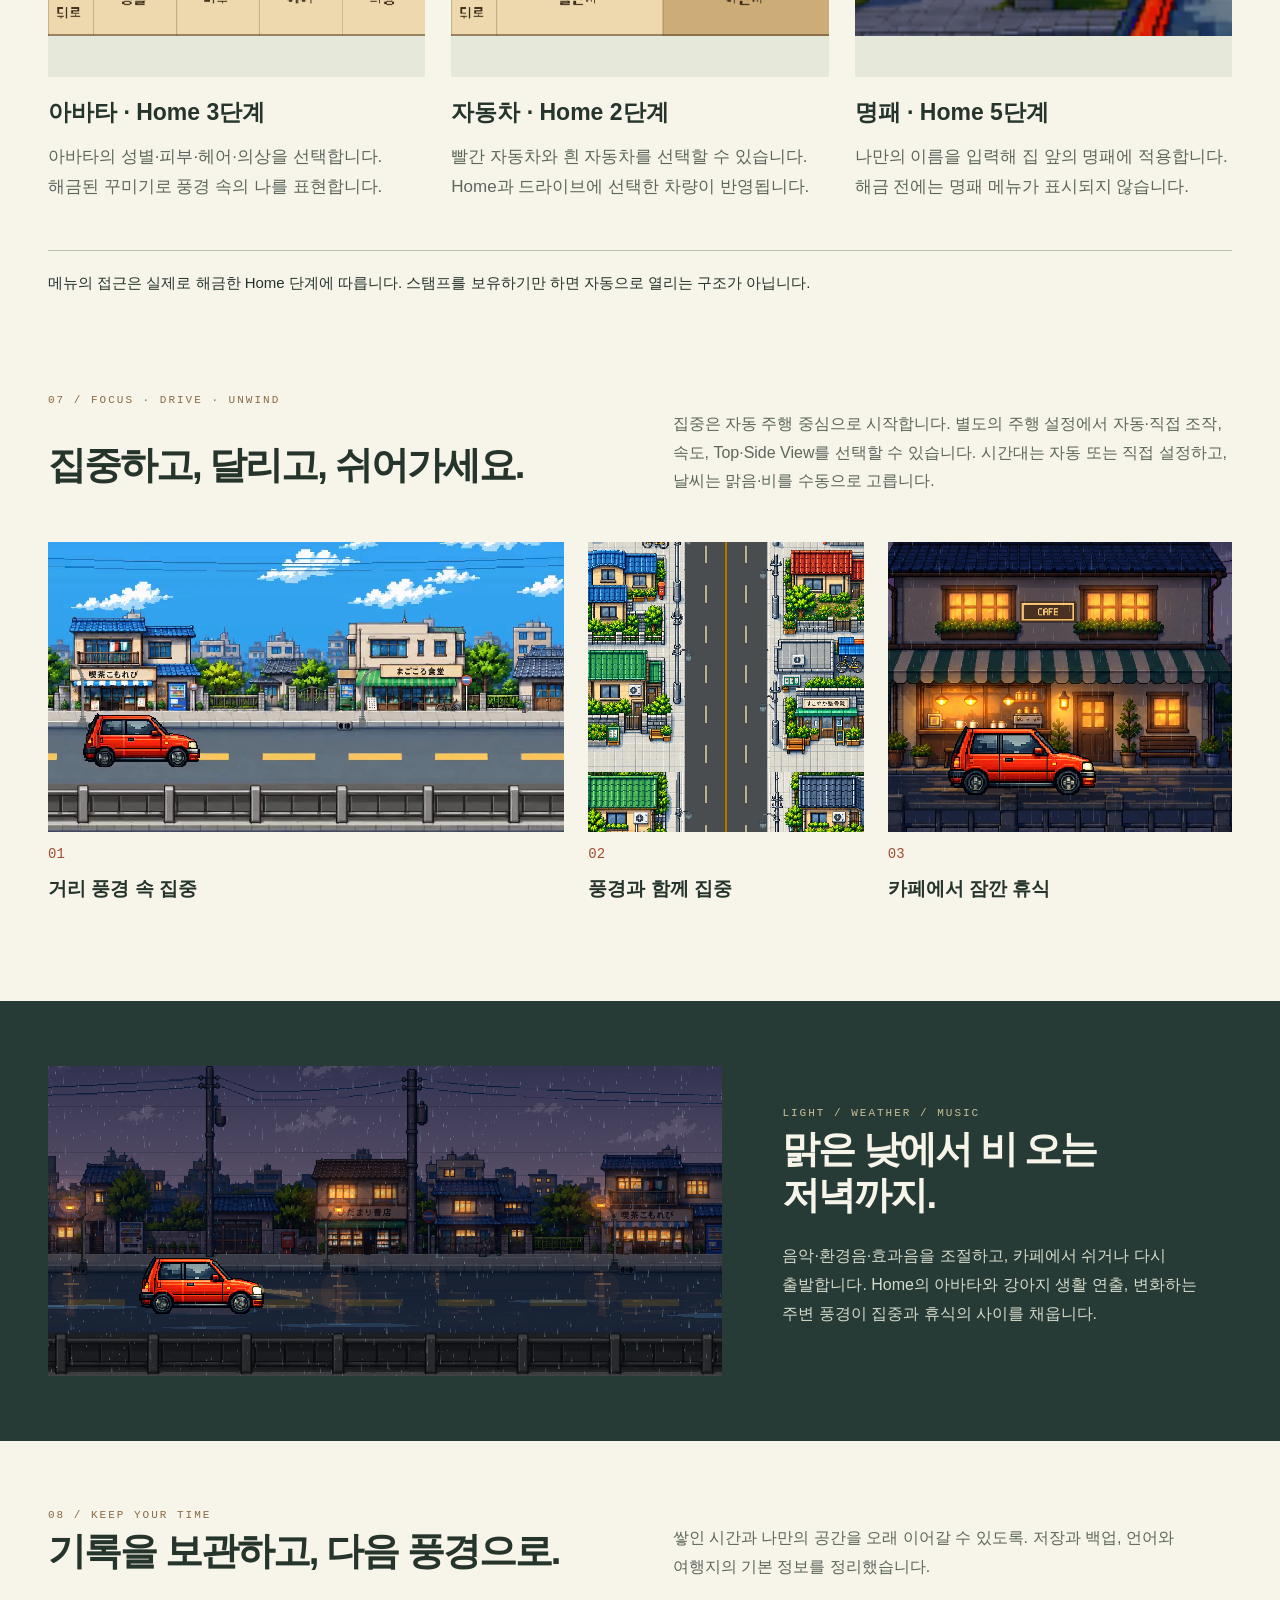
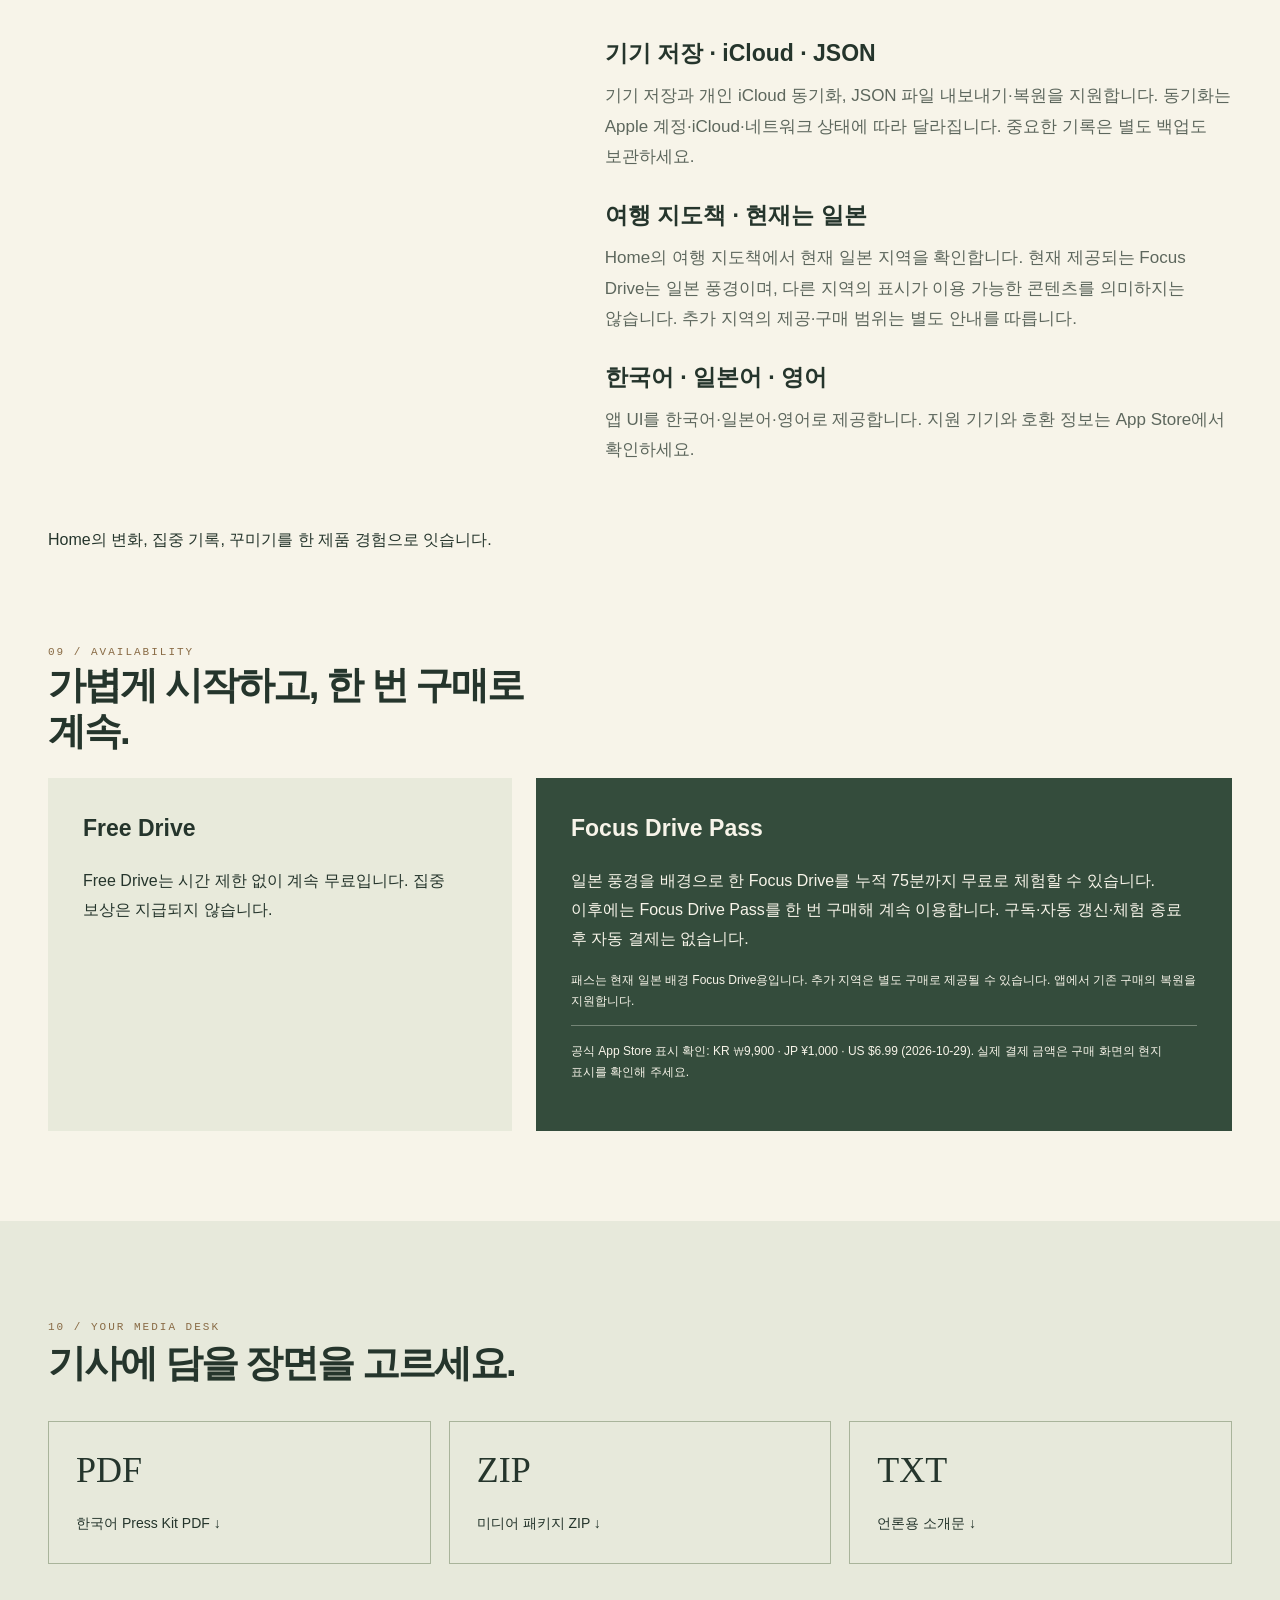
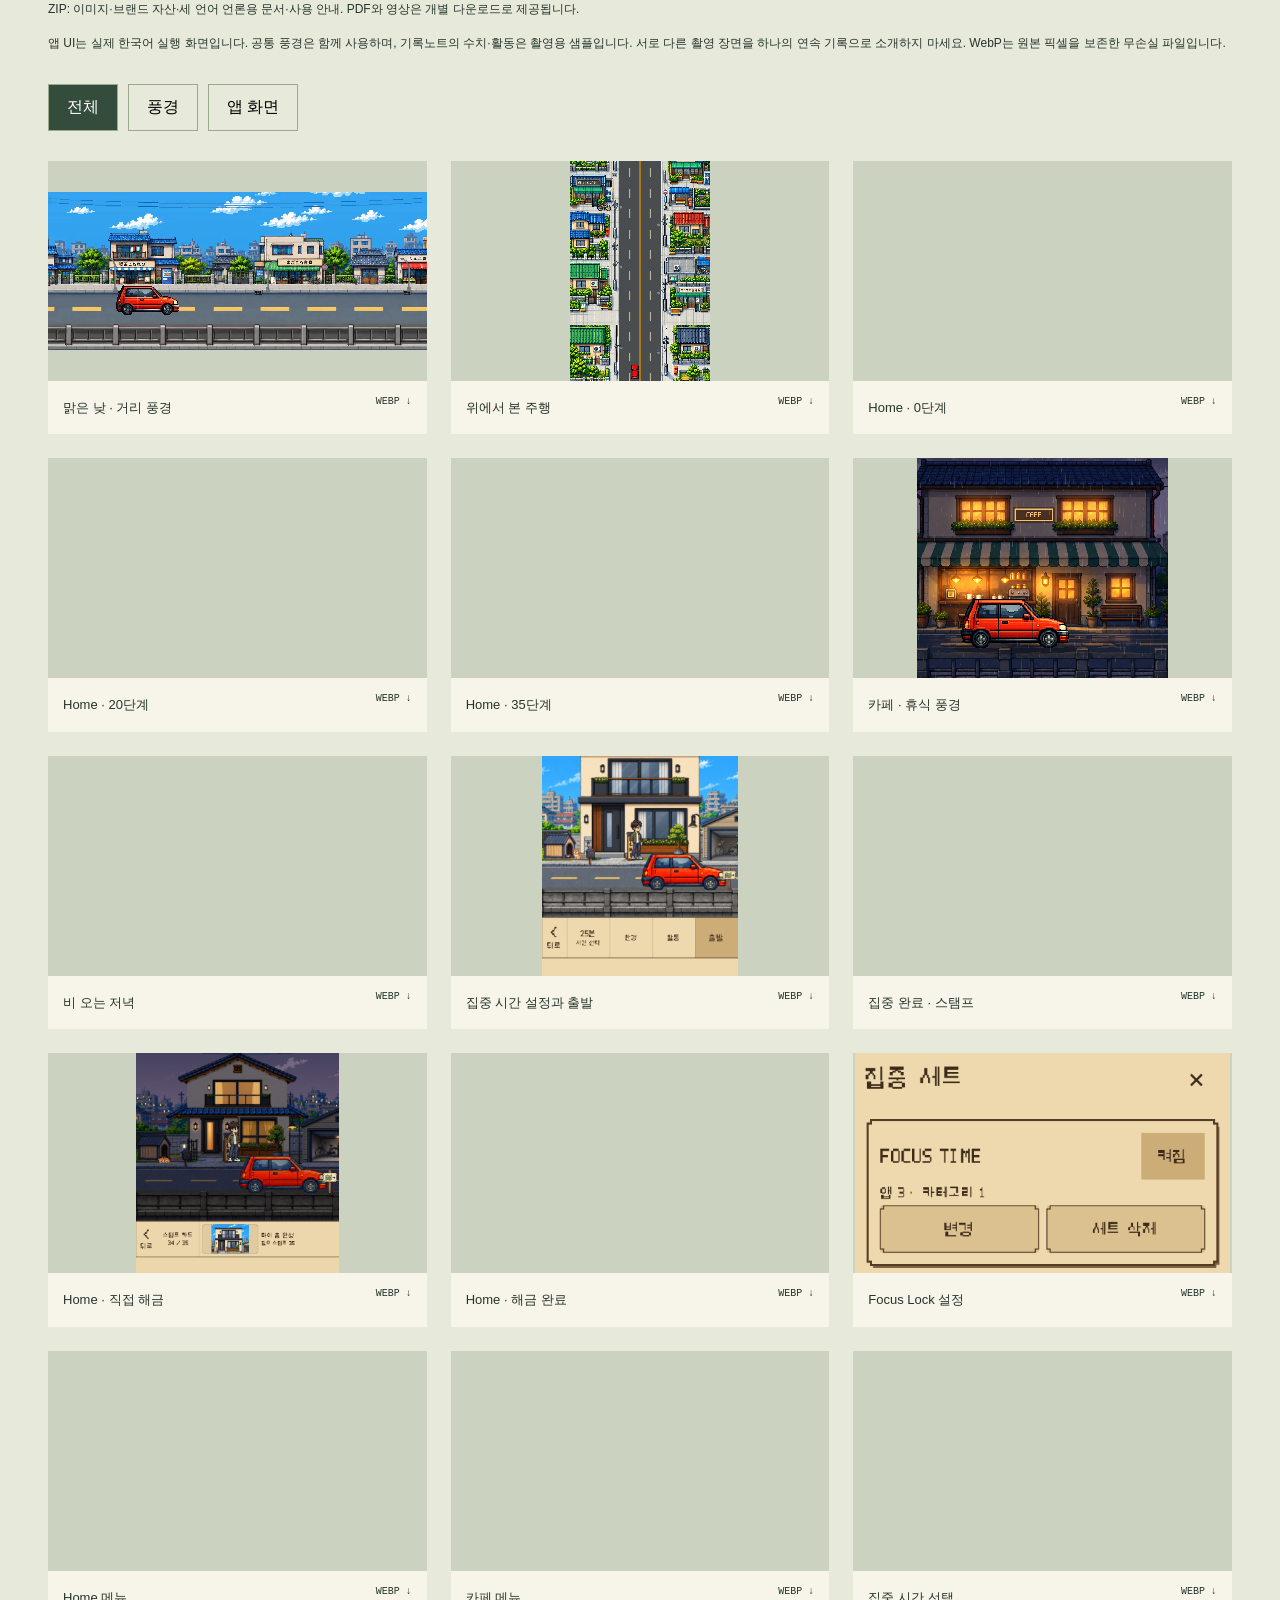
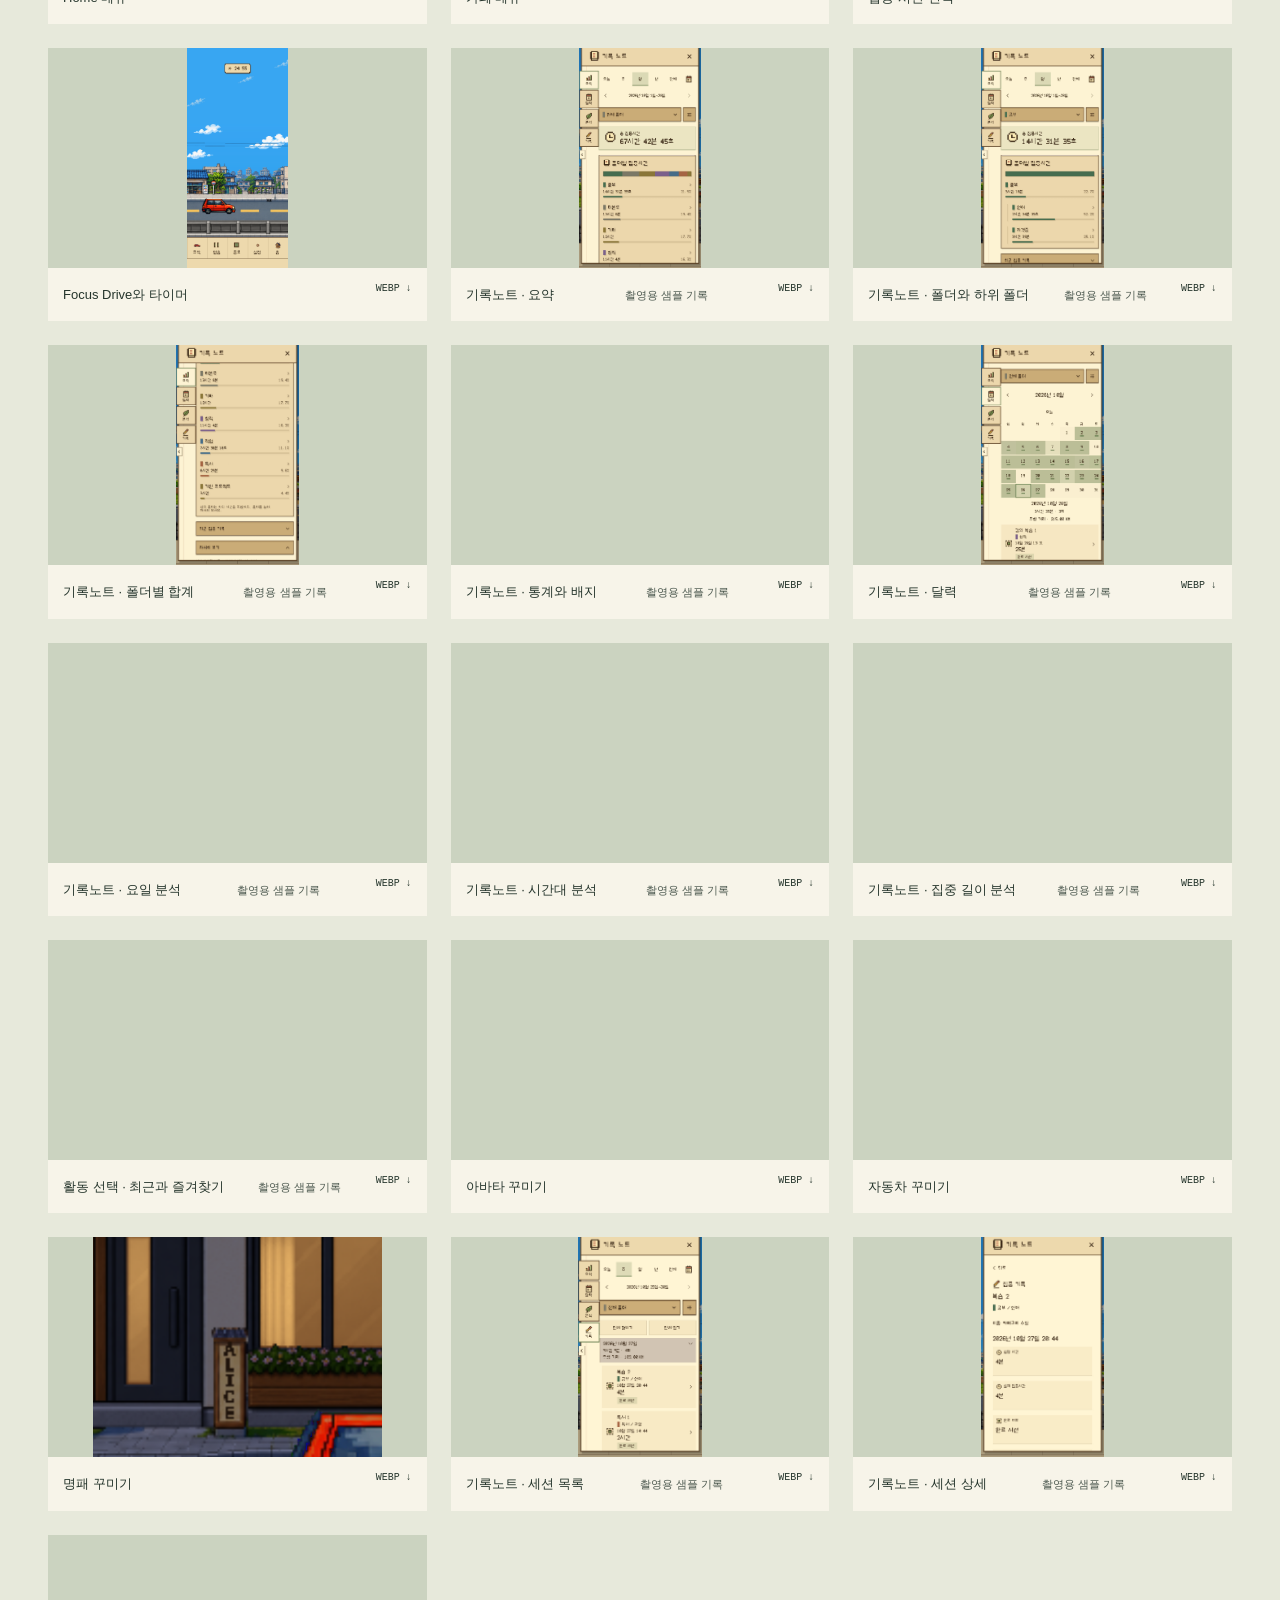
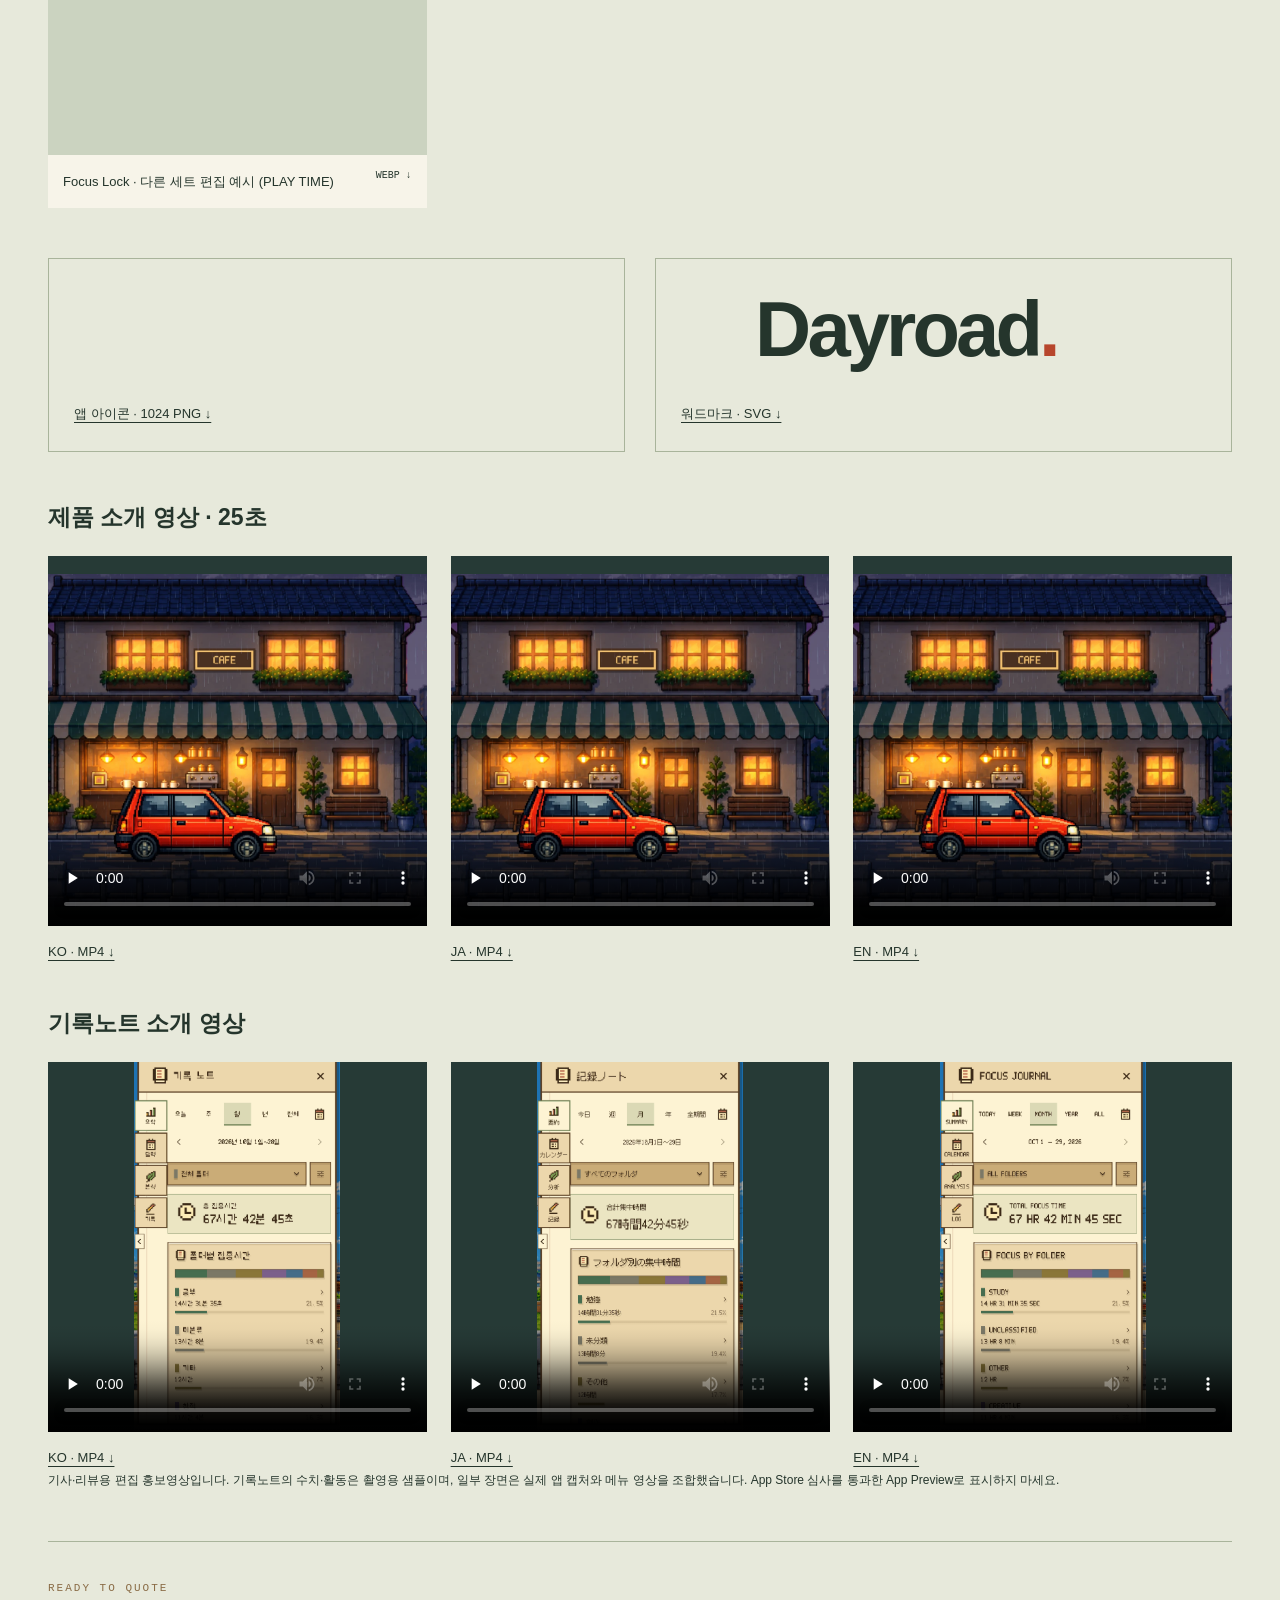
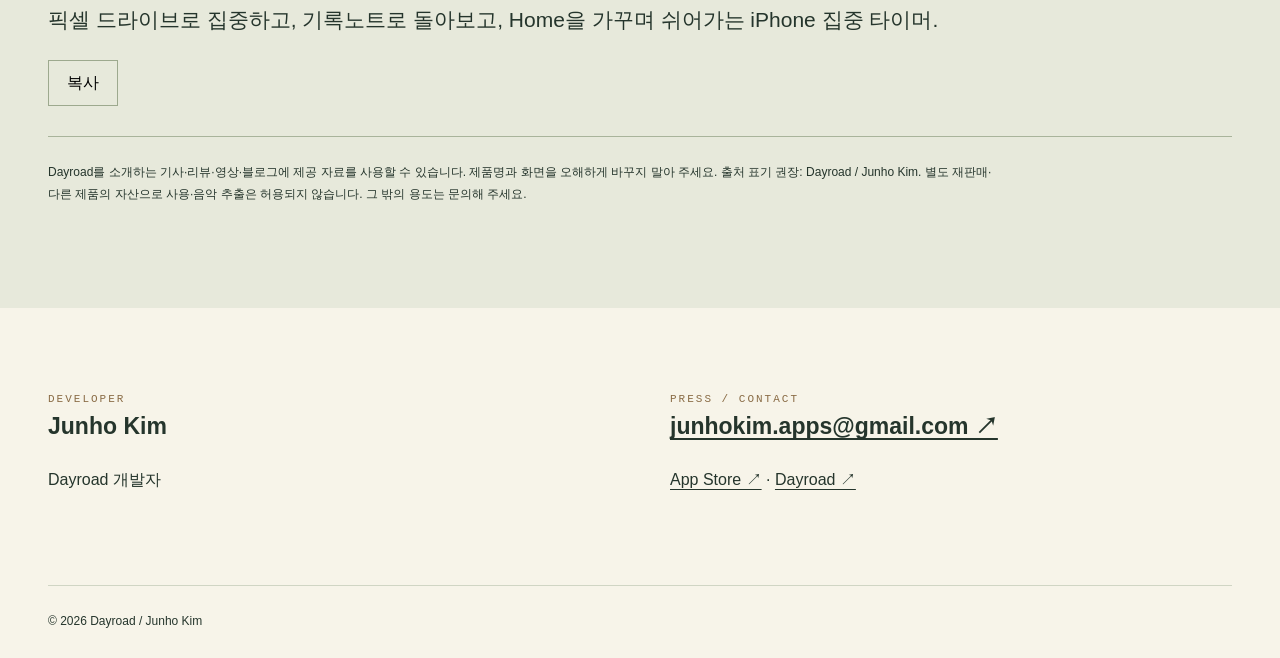
<file: presskit/index.html>
<!doctype html><html lang="ko"><head><meta charset="utf-8"><meta name="viewport" content="width=device-width,initial-scale=1"><title>Dayroad — Press Kit</title><meta name="description" content="픽셀 드라이브로 집중하고, 기록노트로 돌아보고, Home을 가꾸며 쉬어가는 iPhone 집중 타이머."><meta name="theme-color" content="#f7f4e9"><link rel="icon" href="media/brand/dayroad-icon-1024.png"><link rel="stylesheet" href="web.css"><script src="web.js" defer></script></head><body><a class="skip" href="#main">본문 바로가기</a><header><a class="brand" href="https://junhokimapps.github.io/dayroad-support/">Dayroad<span>.</span></a><nav aria-label="언어 선택"><a href="index.html" lang="ko" aria-current="page">한국어</a><a href="ja.html" lang="ja" >日本語</a><a href="en.html" lang="en" >English</a></nav></header><main id="main"><section class="hero"><div class="hero-copy"><p class="eyebrow">Press Kit</p><h1>집중이 머무는 풍경.</h1><p>집중·기록·성장·휴식이 이어지는 iPhone 집중 타이머.</p><a class="button" href="#downloads">다운로드 ↓</a></div><video autoplay muted loop playsinline poster="media/common/day.webp" preload="metadata" aria-label="Dayroad 픽셀 도시 주행 영상"><source src="videos/drive-day.mp4" type="video/mp4"></video><button id="motion" class="motion" data-play-label="주행 영상 재생" data-pause-label="주행 영상 일시 정지" aria-label="주행 영상 일시 정지" aria-pressed="true">Ⅱ</button></section><section class="intro wrap"><p class="eyebrow">취재와 콘텐츠 제작을 위한 공식 자료</p><p class="large">Dayroad는 픽셀 드라이브와 기록노트, 자라나는 Home을 하나로 잇는 iPhone 집중 타이머입니다. 집중할 일을 정하고 시간을 쌓으세요. 기록으로 습관을 돌아보고, 나만의 공간을 가꾸고, 카페에서 잠깐 쉬어갑니다.</p><div class="pillars"><span>집중하기</span><span>기록하기</span><span>성장하고 꾸미기</span><span>쉬어가기</span></div><div class="fact-line">2026년 10월 23일 출시 / iPhone용 집중 타이머 / 한국어 · 일본어 · 영어 / 무료 다운로드 · 앱 내 일회성 구매</div><p class="device-note">지원 기기와 자세한 호환 정보는 App Store에서 확인해 주세요.</p></section><nav class="section-nav wrap" aria-label="제품 소개 목차"><a href="#focus">집중</a><a href="#journal">기록노트</a><a href="#library">활동·분석</a><a href="#growth">성장·꾸미기</a><a href="#relax">휴식</a><a href="#downloads">자료 다운로드</a></nav><section class="focus-web wrap" id="focus"><div class="heading"><span class="eyebrow">01 / A FOCUS TIMER, FIRST</span><h2>집중할 시간을 정하고, 출발하세요.</h2><p>시작이 어렵거나 다른 앱으로 손이 갈 때. 할 일과 시간을 정하면 자동차는 자동으로 달리고, 사용자는 자신의 공부·독서·작업에 머무릅니다.</p></div><div class="functional-cards"><article><img class="" src="media/screenshots/ko/focus-start.webp" alt="Dayroad 실제 이미지: 집중 시간 설정과 출발" width="1080" height="1217" loading="lazy" decoding="async"><h3>시간 설정 → 출발</h3><p>10·25·45·60분 프리셋이나 시·분·초 직접 설정을 고릅니다. 활동 이름은 선택사항입니다.</p></article><article><img class="" src="media/screenshots/ko/drive.webp" alt="Dayroad 실제 이미지: Focus Drive와 타이머" width="1080" height="2340" loading="lazy" decoding="async"><h3>Focus Drive → 집중</h3><p>Focus Drive는 자동 주행으로 시작합니다. 타이머를 일시정지·재개하고 남은 시간 표시를 켜거나 끌 수 있습니다.</p></article><article><img class="" src="media/screenshots/ko/focus-lock.webp" alt="Dayroad 실제 이미지: Focus Lock 설정" width="1065" height="625" loading="lazy" decoding="async"><h3>Focus Lock → 방해 줄이기</h3><p>선택한 앱·카테고리를 차단하는 선택 기능입니다. 스크린 타임 권한이 필요하며 보상 조건은 동일합니다.</p></article></div><p class="support-note">웹사이트 차단은 지원하지 않습니다. 잠금 화면의 Live Activity로 남은 시간을 확인하고 완료 알림을 받을 수 있습니다. 기기 지원·권한·알림 설정에 따라 동작이 달라집니다.</p></section><section class="product-feature journal-web wrap" id="journal"><div class="heading"><span class="eyebrow">02 / KEEP A RECORD</span><h2>집중한 시간이, 나의 기록으로.</h2><p>Home 1단계에서 우편함을 해금하면 기록노트에 들어갈 수 있습니다. 요약·달력·분석·기록을 오가며 실제 집중시간을 돌아봅니다.</p></div><div class="functional-cards editorial-cards"><article><img class="" src="media/screenshots/ko/journal-summary.webp" alt="Dayroad 실제 이미지: 기록노트 · 요약" width="1206" height="2163" loading="lazy" decoding="async"><h3>기간별 요약과 추이</h3><p>기간별 총 집중시간, 시간 변화와 비교를 확인합니다. 자세히 보기에서 완료율·연속 집중과 누적 집중 배지도 살펴봅니다.</p></article><article><img class="" src="media/screenshots/ko/journal-calendar.webp" alt="Dayroad 실제 이미지: 기록노트 · 달력" width="1206" height="2163" loading="lazy" decoding="async"><h3>날짜마다 남는 기록</h3><p>달력에서 날짜를 골라 그날의 집중시간과 세션을 확인합니다. 날짜·기간을 바꾸어 이전 기록도 찾아봅니다.</p></article><article><img class="" src="media/screenshots/ko/journal-log.webp" alt="Dayroad 실제 이미지: 기록노트 · 세션 목록" width="1080" height="1930" loading="lazy" decoding="async"><h3>완료와 중단, 한 번씩 자세히</h3><p>세션 목록과 상세에서 설정 시간·실제 집중시간·완료/중단을 구분합니다. 기록 저장과 스탬프 지급은 별도의 규칙입니다.</p></article></div><p class="support-note">화면의 통계와 활동 이름은 촬영용 샘플 기록입니다. 실제 사용자 성과나 하나의 연속 세션을 나타내지 않습니다.</p></section><section class="product-feature library-web wrap" id="library"><div class="heading"><span class="eyebrow">03 / ORGANIZED YOUR WAY</span><h2>공부도, 작업도. 내 방식대로.</h2><p>이름만 적고 시작해도, 저장한 활동을 골라도 됩니다. 활동과 폴더로 시간을 정리하고 분석에서 자신의 집중 습관을 살펴봅니다.</p></div><div class="functional-cards editorial-cards"><article><img class="" src="media/screenshots/ko/journal-folders.webp" alt="Dayroad 실제 이미지: 기록노트 · 폴더와 하위 폴더" width="1206" height="2163" loading="lazy" decoding="async"><h3>폴더 · 하위 폴더</h3><p>폴더는 최대 2단계입니다. 상위 폴더는 하위 폴더의 시간을 합산하며, 폴더별·활동별 집중시간을 확인할 수 있습니다.</p></article><article><img class="" src="media/screenshots/ko/activity.webp" alt="Dayroad 실제 이미지: 활동 선택 · 최근과 즐겨찾기" width="1206" height="2229" loading="lazy" decoding="async"><h3>활동을 저장하고 다시 사용</h3><p>활동 이름을 저장·재사용하고 최근·즐겨찾기에서 고릅니다. 기록의 이름과 분류를 수정하고 폴더로 필터링할 수 있습니다.</p></article><article><img class="" src="media/screenshots/ko/journal-hours.webp" alt="Dayroad 실제 이미지: 기록노트 · 시간대 분석" width="1206" height="2163" loading="lazy" decoding="async"><h3>요일 · 시간대 · 집중 길이</h3><p>기간과 폴더를 골라 요일·시간대·한 번의 집중 길이를 분석합니다. 색상으로 폴더를 비교하고 그래프의 구간도 살펴봅니다.</p></article></div><p class="support-note">기록의 이름·분류를 고치는 것과 실제 집중시간·스탬프 보상을 바꾸는 것은 다릅니다. 화면에는 촬영용 샘플 기록을 사용했습니다.</p></section><section class="cycle-web wrap"><div class="heading"><span class="eyebrow">04 / COMPLETE / UNLOCK / RETURN</span><h2>끝낸 시간이, 다시 시작할 이유로.</h2><p>실제 집중시간이 누적 25분이 될 때마다 스탬프 1개. 남은 시간은 다음 집중으로 이월되고, 필요한 수를 모아 Home에서 직접 사용합니다.</p></div><div class="functional-cards cycle-cards"><article><img class="" src="media/screenshots/ko/stamp-complete.webp" alt="Dayroad 실제 이미지: 집중 완료 · 스탬프" width="1080" height="1920" loading="lazy" decoding="async"><h3>완료 · 스탬프 획득</h3><p>완료하거나 중단한 세션의 실제 집중시간이 기록됩니다. 화면은 실제 25분 완료·스탬프 획득 장면입니다.</p></article><article><img class="" src="media/screenshots/ko/manual-unlock.webp" alt="Dayroad 실제 이미지: Home · 직접 해금" width="1320" height="1434" loading="lazy" decoding="async"><h3>모은 스탬프 · 직접 해금</h3><p>다음 단계에 필요한 스탬프를 모아 직접 선택해 해금합니다. 성장에 필요한 수는 단계마다 다릅니다.</p></article><article><img class="" src="media/screenshots/ko/unlock-complete.webp" alt="Dayroad 실제 이미지: Home · 해금 완료" width="1320" height="1434" loading="lazy" decoding="async"><h3>성장한 Home · 다음 집중</h3><p>집중 기록과 자라나는 공간이 다음 집중을 시작할 작은 목표가 되도록 설계했습니다.</p></article></div><p class="loop-line">집중 → 기록 → 스탬프·직접 해금 → Home 성장·꾸미기 → 다음 집중</p><p class="reward-note">일본 Home 35단계를 완료하면 해당 지역의 잔여 스탬프와 이월 시간이 0이 되고 이후 스탬프 지급은 끝납니다. 실제 집중시간·세션 기록·배지는 계속 쌓입니다.</p><p class="intent">눈에 보이는 기록과 자라나는 공간이 다음 집중을 시작할 작은 목표가 되도록 설계했습니다.</p><p class="reward-note">각 장면은 별도로 촬영한 화면 예시이며, 하나의 연속된 집중 기록이 아닙니다.</p></section><section class="growth wrap" id="growth"><div class="heading"><span class="eyebrow">05 / MAKE IT YOUR HOME</span><h2>오늘의 집중이, 내일의 집으로.</h2><p>작은 집에서 달라지는 마당과 생활 풍경까지. Home은 35단계에 걸쳐 변화합니다. 우편함은 1단계, 자동차 꾸미기는 2단계, 아바타는 3단계, 명패는 5단계에 열립니다.</p></div><div class="stages"><figure><img class="" src="media/common/home-00.webp" alt="Dayroad 실제 이미지: Home · 0단계" width="1320" height="1112" loading="lazy" decoding="async"><figcaption><b>00</b> 작은 시작</figcaption></figure><figure><img class="" src="media/common/home-20.webp" alt="Dayroad 실제 이미지: Home · 20단계" width="1320" height="1112" loading="lazy" decoding="async"><figcaption><b>20</b> 차곡차곡 쌓인 시간</figcaption></figure><figure><img class="" src="media/common/home-35.webp" alt="Dayroad 실제 이미지: Home · 35단계" width="1320" height="1112" loading="lazy" decoding="async"><figcaption><b>35</b> 나만의 Home</figcaption></figure></div></section><section class="product-feature custom-web wrap" id="custom"><div class="heading"><span class="eyebrow">06 / MAKE IT YOURS</span><h2>같은 Home에도, 나다운 취향을.</h2><p>Home의 성장에 따라 꾸미기 메뉴가 열립니다. 새로운 기능을 해금한 뒤, 기존 하단 메뉴에서 내 취향을 골라 반영합니다.</p></div><div class="functional-cards editorial-cards"><article><img class="" src="media/screenshots/ko/avatar.webp" alt="Dayroad 실제 이미지: 아바타 꾸미기" width="1206" height="920" loading="lazy" decoding="async"><h3>아바타 · Home 3단계</h3><p>아바타의 성별·피부·헤어·의상을 선택합니다. 해금된 꾸미기로 풍경 속의 나를 표현합니다.</p></article><article><img class="" src="media/screenshots/ko/vehicle.webp" alt="Dayroad 실제 이미지: 자동차 꾸미기" width="1206" height="920" loading="lazy" decoding="async"><h3>자동차 · Home 2단계</h3><p>빨간 자동차와 흰 자동차를 선택할 수 있습니다. Home과 드라이브에 선택한 차량이 반영됩니다.</p></article><article><img class="" src="media/screenshots/ko/nameplate.webp" alt="Dayroad 실제 이미지: 명패 꾸미기" width="420" height="320" loading="lazy" decoding="async"><h3>명패 · Home 5단계</h3><p>나만의 이름을 입력해 집 앞의 명패에 적용합니다. 해금 전에는 명패 메뉴가 표시되지 않습니다.</p></article></div><p class="support-note">메뉴의 접근은 실제로 해금한 Home 단계에 따릅니다. 스탬프를 보유하기만 하면 자동으로 열리는 구조가 아닙니다.</p></section><section class="experience wrap" id="relax"><div class="heading"><span class="eyebrow">07 / FOCUS · DRIVE · UNWIND</span><h2>집중하고, 달리고, 쉬어가세요.</h2><p>집중은 자동 주행 중심으로 시작합니다. 별도의 주행 설정에서 자동·직접 조작, 속도, Top·Side View를 선택할 수 있습니다. 시간대는 자동 또는 직접 설정하고, 날씨는 맑음·비를 수동으로 고릅니다.</p></div><div class="steps"><article><img class="" src="media/common/day.webp" alt="Dayroad 실제 이미지: 맑은 낮 · 거리 풍경" width="1280" height="534" loading="lazy" decoding="async"><span>01</span><h3>거리 풍경 속 집중</h3></article><article><img class="" src="media/common/top.webp" alt="Dayroad 실제 이미지: 위에서 본 주행" width="959" height="1500" loading="lazy" decoding="async"><span>02</span><h3>풍경과 함께 집중</h3></article><article><img class="" src="media/common/cafe.webp" alt="Dayroad 실제 이미지: 카페 · 휴식 풍경" width="1000" height="878" loading="lazy" decoding="async"><span>03</span><h3>카페에서 잠깐 휴식</h3></article></div></section><section class="weather"><div class="wrap weather-inner"><div><img class="" src="media/common/rain.webp" alt="Dayroad 실제 이미지: 비 오는 저녁" width="2610" height="1109" loading="lazy" decoding="async"></div><article><span class="eyebrow">LIGHT / WEATHER / MUSIC</span><h2>맑은 낮에서 비 오는 저녁까지.</h2><p>음악·환경음·효과음을 조절하고, 카페에서 쉬거나 다시 출발합니다. Home의 아바타와 강아지 생활 연출, 변화하는 주변 풍경이 집중과 휴식의 사이를 채웁니다.</p></article></div></section><section class="product-data wrap" id="data"><div class="heading"><span class="eyebrow">08 / KEEP YOUR TIME</span><h2>기록을 보관하고, 다음 풍경으로.</h2><p>쌓인 시간과 나만의 공간을 오래 이어갈 수 있도록. 저장과 백업, 언어와 여행지의 기본 정보를 정리했습니다.</p></div><div class="data-grid"><figure><img class="" src="media/common/home-35.webp" alt="Dayroad 실제 이미지: Home · 35단계" width="1320" height="1112" loading="lazy" decoding="async"><figcaption>Home의 변화, 집중 기록, 꾸미기를 한 제품 경험으로 잇습니다.</figcaption></figure><div><article><h3>기기 저장 · iCloud · JSON</h3><p>기기 저장과 개인 iCloud 동기화, JSON 파일 내보내기·복원을 지원합니다. 동기화는 Apple 계정·iCloud·네트워크 상태에 따라 달라집니다. 중요한 기록은 별도 백업도 보관하세요.</p></article><article><h3>여행 지도책 · 현재는 일본</h3><p>Home의 여행 지도책에서 현재 일본 지역을 확인합니다. 현재 제공되는 Focus Drive는 일본 풍경이며, 다른 지역의 표시가 이용 가능한 콘텐츠를 의미하지는 않습니다. 추가 지역의 제공·구매 범위는 별도 안내를 따릅니다.</p></article><article><h3>한국어 · 일본어 · 영어</h3><p>앱 UI를 한국어·일본어·영어로 제공합니다. 지원 기기와 호환 정보는 App Store에서 확인하세요.</p></article></div></div></section><section class="availability wrap"><div class="heading"><span class="eyebrow">09 / AVAILABILITY</span><h2>가볍게 시작하고, 한 번 구매로 계속.</h2></div><div class="pricegrid"><article><h3>Free Drive</h3><p>Free Drive는 시간 제한 없이 계속 무료입니다. 집중 보상은 지급되지 않습니다.</p></article><article><h3>Focus Drive Pass</h3><p>일본 풍경을 배경으로 한 Focus Drive를 누적 75분까지 무료로 체험할 수 있습니다. 이후에는 Focus Drive Pass를 한 번 구매해 계속 이용합니다. 구독·자동 갱신·체험 종료 후 자동 결제는 없습니다.</p><p class="small">패스는 현재 일본 배경 Focus Drive용입니다. 추가 지역은 별도 구매로 제공될 수 있습니다. 앱에서 기존 구매의 복원을 지원합니다.</p><p class="small prices">공식 App Store 표시 확인: KR ₩9,900 · JP ¥1,000 · US $6.99 (2026-10-29). 실제 결제 금액은 구매 화면의 현지 표시를 확인해 주세요.</p></article></div></section><section class="downloads" id="downloads"><div class="wrap"><span class="eyebrow">10 / YOUR MEDIA DESK</span><h2>기사에 담을 장면을 고르세요.</h2><div class="download-grid"><a href="downloads/Dayroad-Press-Kit-KO.pdf" download><b>PDF</b>한국어 Press Kit PDF ↓</a><a href="downloads/Dayroad-Media-Package.zip" download><b>ZIP</b>미디어 패키지 ZIP ↓</a><a href="downloads/Dayroad-Press-Copy-KO.txt" download><b>TXT</b>언론용 소개문 ↓</a></div><p class="small">ZIP: 이미지·브랜드 자산·세 언어 언론용 문서·사용 안내. PDF와 영상은 개별 다운로드로 제공됩니다.</p><p class="small">앱 UI는 실제 한국어 실행 화면입니다. 공통 풍경은 함께 사용하며, 기록노트의 수치·활동은 촬영용 샘플입니다. 서로 다른 촬영 장면을 하나의 연속 기록으로 소개하지 마세요. WebP는 원본 픽셀을 보존한 무손실 파일입니다.</p><div class="filters" role="group" aria-label="이미지 분류"><button data-filter="all" aria-pressed="true">전체</button><button data-filter="scenes" aria-pressed="false">풍경</button><button data-filter="screenshots" aria-pressed="false">앱 화면</button></div><div class="gallery"><a class="asset" data-kind="scenes" href="media/common/day.webp" download="Dayroad-Common-day.webp"><img class="" src="media/common/day.webp" alt="Dayroad 실제 이미지: 맑은 낮 · 거리 풍경" width="1280" height="534" loading="lazy" decoding="async"><span>맑은 낮 · 거리 풍경<small>WEBP ↓</small></span></a><a class="asset" data-kind="scenes" href="media/common/top.webp" download="Dayroad-Common-top.webp"><img class="" src="media/common/top.webp" alt="Dayroad 실제 이미지: 위에서 본 주행" width="959" height="1500" loading="lazy" decoding="async"><span>위에서 본 주행<small>WEBP ↓</small></span></a><a class="asset" data-kind="scenes" href="media/common/home-00.webp" download="Dayroad-Common-home-00.webp"><img class="" src="media/common/home-00.webp" alt="Dayroad 실제 이미지: Home · 0단계" width="1320" height="1112" loading="lazy" decoding="async"><span>Home · 0단계<small>WEBP ↓</small></span></a><a class="asset" data-kind="scenes" href="media/common/home-20.webp" download="Dayroad-Common-home-20.webp"><img class="" src="media/common/home-20.webp" alt="Dayroad 실제 이미지: Home · 20단계" width="1320" height="1112" loading="lazy" decoding="async"><span>Home · 20단계<small>WEBP ↓</small></span></a><a class="asset" data-kind="scenes" href="media/common/home-35.webp" download="Dayroad-Common-home-35.webp"><img class="" src="media/common/home-35.webp" alt="Dayroad 실제 이미지: Home · 35단계" width="1320" height="1112" loading="lazy" decoding="async"><span>Home · 35단계<small>WEBP ↓</small></span></a><a class="asset" data-kind="scenes" href="media/common/cafe.webp" download="Dayroad-Common-cafe.webp"><img class="" src="media/common/cafe.webp" alt="Dayroad 실제 이미지: 카페 · 휴식 풍경" width="1000" height="878" loading="lazy" decoding="async"><span>카페 · 휴식 풍경<small>WEBP ↓</small></span></a><a class="asset" data-kind="scenes" href="media/common/rain.webp" download="Dayroad-Common-rain.webp"><img class="" src="media/common/rain.webp" alt="Dayroad 실제 이미지: 비 오는 저녁" width="2610" height="1109" loading="lazy" decoding="async"><span>비 오는 저녁<small>WEBP ↓</small></span></a><a class="asset" data-kind="screenshots" href="media/screenshots/ko/focus-start.webp" download="Dayroad-KO-focus-start.webp"><img class="" src="media/screenshots/ko/focus-start.webp" alt="Dayroad 실제 이미지: 집중 시간 설정과 출발" width="1080" height="1217" loading="lazy" decoding="async"><span>집중 시간 설정과 출발<small>WEBP ↓</small></span></a><a class="asset" data-kind="screenshots" href="media/screenshots/ko/stamp-complete.webp" download="Dayroad-KO-stamp-complete.webp"><img class="" src="media/screenshots/ko/stamp-complete.webp" alt="Dayroad 실제 이미지: 집중 완료 · 스탬프" width="1080" height="1920" loading="lazy" decoding="async"><span>집중 완료 · 스탬프<small>WEBP ↓</small></span></a><a class="asset" data-kind="screenshots" href="media/screenshots/ko/manual-unlock.webp" download="Dayroad-KO-manual-unlock.webp"><img class="" src="media/screenshots/ko/manual-unlock.webp" alt="Dayroad 실제 이미지: Home · 직접 해금" width="1320" height="1434" loading="lazy" decoding="async"><span>Home · 직접 해금<small>WEBP ↓</small></span></a><a class="asset" data-kind="screenshots" href="media/screenshots/ko/unlock-complete.webp" download="Dayroad-KO-unlock-complete.webp"><img class="" src="media/screenshots/ko/unlock-complete.webp" alt="Dayroad 실제 이미지: Home · 해금 완료" width="1320" height="1434" loading="lazy" decoding="async"><span>Home · 해금 완료<small>WEBP ↓</small></span></a><a class="asset" data-kind="screenshots" href="media/screenshots/ko/focus-lock.webp" download="Dayroad-KO-focus-lock.webp"><img class="" src="media/screenshots/ko/focus-lock.webp" alt="Dayroad 실제 이미지: Focus Lock 설정" width="1065" height="625" loading="lazy" decoding="async"><span>Focus Lock 설정<small>WEBP ↓</small></span></a><a class="asset" data-kind="screenshots" href="media/screenshots/ko/home-menu.webp" download="Dayroad-KO-home-menu.webp"><img class="" src="media/screenshots/ko/home-menu.webp" alt="Dayroad 실제 이미지: Home 메뉴" width="1320" height="2151" loading="lazy" decoding="async"><span>Home 메뉴<small>WEBP ↓</small></span></a><a class="asset" data-kind="screenshots" href="media/screenshots/ko/cafe-menu.webp" download="Dayroad-KO-cafe-menu.webp"><img class="" src="media/screenshots/ko/cafe-menu.webp" alt="Dayroad 실제 이미지: 카페 메뉴" width="1320" height="2466" loading="lazy" decoding="async"><span>카페 메뉴<small>WEBP ↓</small></span></a><a class="asset" data-kind="screenshots" href="media/screenshots/ko/time-presets.webp" download="Dayroad-KO-time-presets.webp"><img class="" src="media/screenshots/ko/time-presets.webp" alt="Dayroad 실제 이미지: 집중 시간 선택" width="1080" height="1217" loading="lazy" decoding="async"><span>집중 시간 선택<small>WEBP ↓</small></span></a><a class="asset" data-kind="screenshots" href="media/screenshots/ko/drive.webp" download="Dayroad-KO-drive.webp"><img class="" src="media/screenshots/ko/drive.webp" alt="Dayroad 실제 이미지: Focus Drive와 타이머" width="1080" height="2340" loading="lazy" decoding="async"><span>Focus Drive와 타이머<small>WEBP ↓</small></span></a><a class="asset" data-kind="screenshots" href="media/screenshots/ko/journal-summary.webp" download="Dayroad-KO-journal-summary.webp"><img class="" src="media/screenshots/ko/journal-summary.webp" alt="Dayroad 실제 이미지: 기록노트 · 요약" width="1206" height="2163" loading="lazy" decoding="async"><span>기록노트 · 요약<em class="sample-label">촬영용 샘플 기록</em><small>WEBP ↓</small></span></a><a class="asset" data-kind="screenshots" href="media/screenshots/ko/journal-folders.webp" download="Dayroad-KO-journal-folders.webp"><img class="" src="media/screenshots/ko/journal-folders.webp" alt="Dayroad 실제 이미지: 기록노트 · 폴더와 하위 폴더" width="1206" height="2163" loading="lazy" decoding="async"><span>기록노트 · 폴더와 하위 폴더<em class="sample-label">촬영용 샘플 기록</em><small>WEBP ↓</small></span></a><a class="asset" data-kind="screenshots" href="media/screenshots/ko/journal-folder-totals.webp" download="Dayroad-KO-journal-folder-totals.webp"><img class="" src="media/screenshots/ko/journal-folder-totals.webp" alt="Dayroad 실제 이미지: 기록노트 · 폴더별 합계" width="1206" height="2163" loading="lazy" decoding="async"><span>기록노트 · 폴더별 합계<em class="sample-label">촬영용 샘플 기록</em><small>WEBP ↓</small></span></a><a class="asset" data-kind="screenshots" href="media/screenshots/ko/journal-badges.webp" download="Dayroad-KO-journal-badges.webp"><img class="" src="media/screenshots/ko/journal-badges.webp" alt="Dayroad 실제 이미지: 기록노트 · 통계와 배지" width="1206" height="2163" loading="lazy" decoding="async"><span>기록노트 · 통계와 배지<em class="sample-label">촬영용 샘플 기록</em><small>WEBP ↓</small></span></a><a class="asset" data-kind="screenshots" href="media/screenshots/ko/journal-calendar.webp" download="Dayroad-KO-journal-calendar.webp"><img class="" src="media/screenshots/ko/journal-calendar.webp" alt="Dayroad 실제 이미지: 기록노트 · 달력" width="1206" height="2163" loading="lazy" decoding="async"><span>기록노트 · 달력<em class="sample-label">촬영용 샘플 기록</em><small>WEBP ↓</small></span></a><a class="asset" data-kind="screenshots" href="media/screenshots/ko/journal-weekday.webp" download="Dayroad-KO-journal-weekday.webp"><img class="" src="media/screenshots/ko/journal-weekday.webp" alt="Dayroad 실제 이미지: 기록노트 · 요일 분석" width="1206" height="2163" loading="lazy" decoding="async"><span>기록노트 · 요일 분석<em class="sample-label">촬영용 샘플 기록</em><small>WEBP ↓</small></span></a><a class="asset" data-kind="screenshots" href="media/screenshots/ko/journal-hours.webp" download="Dayroad-KO-journal-hours.webp"><img class="" src="media/screenshots/ko/journal-hours.webp" alt="Dayroad 실제 이미지: 기록노트 · 시간대 분석" width="1206" height="2163" loading="lazy" decoding="async"><span>기록노트 · 시간대 분석<em class="sample-label">촬영용 샘플 기록</em><small>WEBP ↓</small></span></a><a class="asset" data-kind="screenshots" href="media/screenshots/ko/journal-lengths.webp" download="Dayroad-KO-journal-lengths.webp"><img class="" src="media/screenshots/ko/journal-lengths.webp" alt="Dayroad 실제 이미지: 기록노트 · 집중 길이 분석" width="1206" height="2163" loading="lazy" decoding="async"><span>기록노트 · 집중 길이 분석<em class="sample-label">촬영용 샘플 기록</em><small>WEBP ↓</small></span></a><a class="asset" data-kind="screenshots" href="media/screenshots/ko/activity.webp" download="Dayroad-KO-activity.webp"><img class="" src="media/screenshots/ko/activity.webp" alt="Dayroad 실제 이미지: 활동 선택 · 최근과 즐겨찾기" width="1206" height="2229" loading="lazy" decoding="async"><span>활동 선택 · 최근과 즐겨찾기<em class="sample-label">촬영용 샘플 기록</em><small>WEBP ↓</small></span></a><a class="asset" data-kind="screenshots" href="media/screenshots/ko/avatar.webp" download="Dayroad-KO-avatar.webp"><img class="" src="media/screenshots/ko/avatar.webp" alt="Dayroad 실제 이미지: 아바타 꾸미기" width="1206" height="920" loading="lazy" decoding="async"><span>아바타 꾸미기<small>WEBP ↓</small></span></a><a class="asset" data-kind="screenshots" href="media/screenshots/ko/vehicle.webp" download="Dayroad-KO-vehicle.webp"><img class="" src="media/screenshots/ko/vehicle.webp" alt="Dayroad 실제 이미지: 자동차 꾸미기" width="1206" height="920" loading="lazy" decoding="async"><span>자동차 꾸미기<small>WEBP ↓</small></span></a><a class="asset" data-kind="screenshots" href="media/screenshots/ko/nameplate.webp" download="Dayroad-KO-nameplate.webp"><img class="" src="media/screenshots/ko/nameplate.webp" alt="Dayroad 실제 이미지: 명패 꾸미기" width="420" height="320" loading="lazy" decoding="async"><span>명패 꾸미기<small>WEBP ↓</small></span></a><a class="asset" data-kind="screenshots" href="media/screenshots/ko/journal-log.webp" download="Dayroad-KO-journal-log.webp"><img class="" src="media/screenshots/ko/journal-log.webp" alt="Dayroad 실제 이미지: 기록노트 · 세션 목록" width="1080" height="1930" loading="lazy" decoding="async"><span>기록노트 · 세션 목록<em class="sample-label">촬영용 샘플 기록</em><small>WEBP ↓</small></span></a><a class="asset" data-kind="screenshots" href="media/screenshots/ko/journal-session-detail.webp" download="Dayroad-KO-journal-session-detail.webp"><img class="" src="media/screenshots/ko/journal-session-detail.webp" alt="Dayroad 실제 이미지: 기록노트 · 세션 상세" width="1080" height="1930" loading="lazy" decoding="async"><span>기록노트 · 세션 상세<em class="sample-label">촬영용 샘플 기록</em><small>WEBP ↓</small></span></a><a class="asset" data-kind="screenshots" href="media/screenshots/ko/focus-lock-editor.webp" download="Dayroad-KO-focus-lock-editor.webp"><img class="" src="media/screenshots/ko/focus-lock-editor.webp" alt="Dayroad 실제 이미지: Focus Lock · 다른 세트 편집 예시 (PLAY TIME)" width="1065" height="895" loading="lazy" decoding="async"><span>Focus Lock · 다른 세트 편집 예시 (PLAY TIME)<small>WEBP ↓</small></span></a></div><div class="brand-assets"><a href="media/brand/dayroad-icon-1024.png" download><img class="" src="media/brand/dayroad-icon-1024.png" alt="Dayroad 실제 이미지: 앱 아이콘" width="1024" height="1024" loading="lazy" decoding="async">앱 아이콘 · 1024 PNG ↓</a><a href="media/brand/dayroad-wordmark.svg" download><img class="" src="media/brand/dayroad-wordmark.svg" alt="Dayroad 실제 이미지: 워드마크" width="720" height="180" loading="lazy" decoding="async">워드마크 · SVG ↓</a></div><h3>제품 소개 영상 · 25초</h3><div class="videos"><article><video controls playsinline preload="none" poster="media/common/cafe.webp" aria-label="한국어 Dayroad 소개 영상"><source src="videos/Dayroad-Preview-KO.mp4" type="video/mp4"></video><a href="videos/Dayroad-Preview-KO.mp4" download>KO · MP4 ↓</a></article><article><video controls playsinline preload="none" poster="media/common/cafe.webp" aria-label="일본어 Dayroad 소개 영상"><source src="videos/Dayroad-Preview-JA.mp4" type="video/mp4"></video><a href="videos/Dayroad-Preview-JA.mp4" download>JA · MP4 ↓</a></article><article><video controls playsinline preload="none" poster="media/common/cafe.webp" aria-label="영어 Dayroad 소개 영상"><source src="videos/Dayroad-Preview-EN.mp4" type="video/mp4"></video><a href="videos/Dayroad-Preview-EN.mp4" download>EN · MP4 ↓</a></article></div><h3 class="journal-film-title">기록노트 소개 영상</h3><div class="videos"><article><video controls playsinline preload="none" poster="media/screenshots/ko/journal-summary.webp" aria-label="기록노트 소개 영상 · 한국어 Dayroad 소개 영상"><source src="videos/Dayroad-Focus-Journal-KO.mp4" type="video/mp4"></video><a href="videos/Dayroad-Focus-Journal-KO.mp4" download>KO · MP4 ↓</a></article><article><video controls playsinline preload="none" poster="media/screenshots/ja/journal-summary.webp" aria-label="기록노트 소개 영상 · 일본어 Dayroad 소개 영상"><source src="videos/Dayroad-Focus-Journal-JA.mp4" type="video/mp4"></video><a href="videos/Dayroad-Focus-Journal-JA.mp4" download>JA · MP4 ↓</a></article><article><video controls playsinline preload="none" poster="media/screenshots/en/journal-summary.webp" aria-label="기록노트 소개 영상 · 영어 Dayroad 소개 영상"><source src="videos/Dayroad-Focus-Journal-EN.mp4" type="video/mp4"></video><a href="videos/Dayroad-Focus-Journal-EN.mp4" download>EN · MP4 ↓</a></article></div><p class="small">기사·리뷰용 편집 홍보영상입니다. 기록노트의 수치·활동은 촬영용 샘플이며, 일부 장면은 실제 앱 캡처와 메뉴 영상을 조합했습니다. App Store 심사를 통과한 App Preview로 표시하지 마세요.</p><div class="copybox"><span class="eyebrow">READY TO QUOTE</span><p id="press-copy">픽셀 드라이브로 집중하고, 기록노트로 돌아보고, Home을 가꾸며 쉬어가는 iPhone 집중 타이머.</p><button id="copy" data-done="복사됨">복사</button></div><p class="usage">Dayroad를 소개하는 기사·리뷰·영상·블로그에 제공 자료를 사용할 수 있습니다. 제품명과 화면을 오해하게 바꾸지 말아 주세요. 출처 표기 권장: Dayroad / Junho Kim. 별도 재판매·다른 제품의 자산으로 사용·음악 추출은 허용되지 않습니다. 그 밖의 용도는 문의해 주세요.</p></div></section><section class="contact wrap"><div><span class="eyebrow">DEVELOPER</span><h3>Junho Kim</h3><p>Dayroad 개발자</p></div><div><span class="eyebrow">PRESS / CONTACT</span><h3><a href="mailto:junhokim.apps@gmail.com">junhokim.apps@gmail.com ↗</a></h3><a href="https://apps.apple.com/app/id6821862731">App Store ↗</a> · <a href="https://junhokimapps.github.io/dayroad-support/">Dayroad ↗</a></div></section></main><footer class="wrap">© 2026 Dayroad / Junho Kim</footer></body></html>
</file>
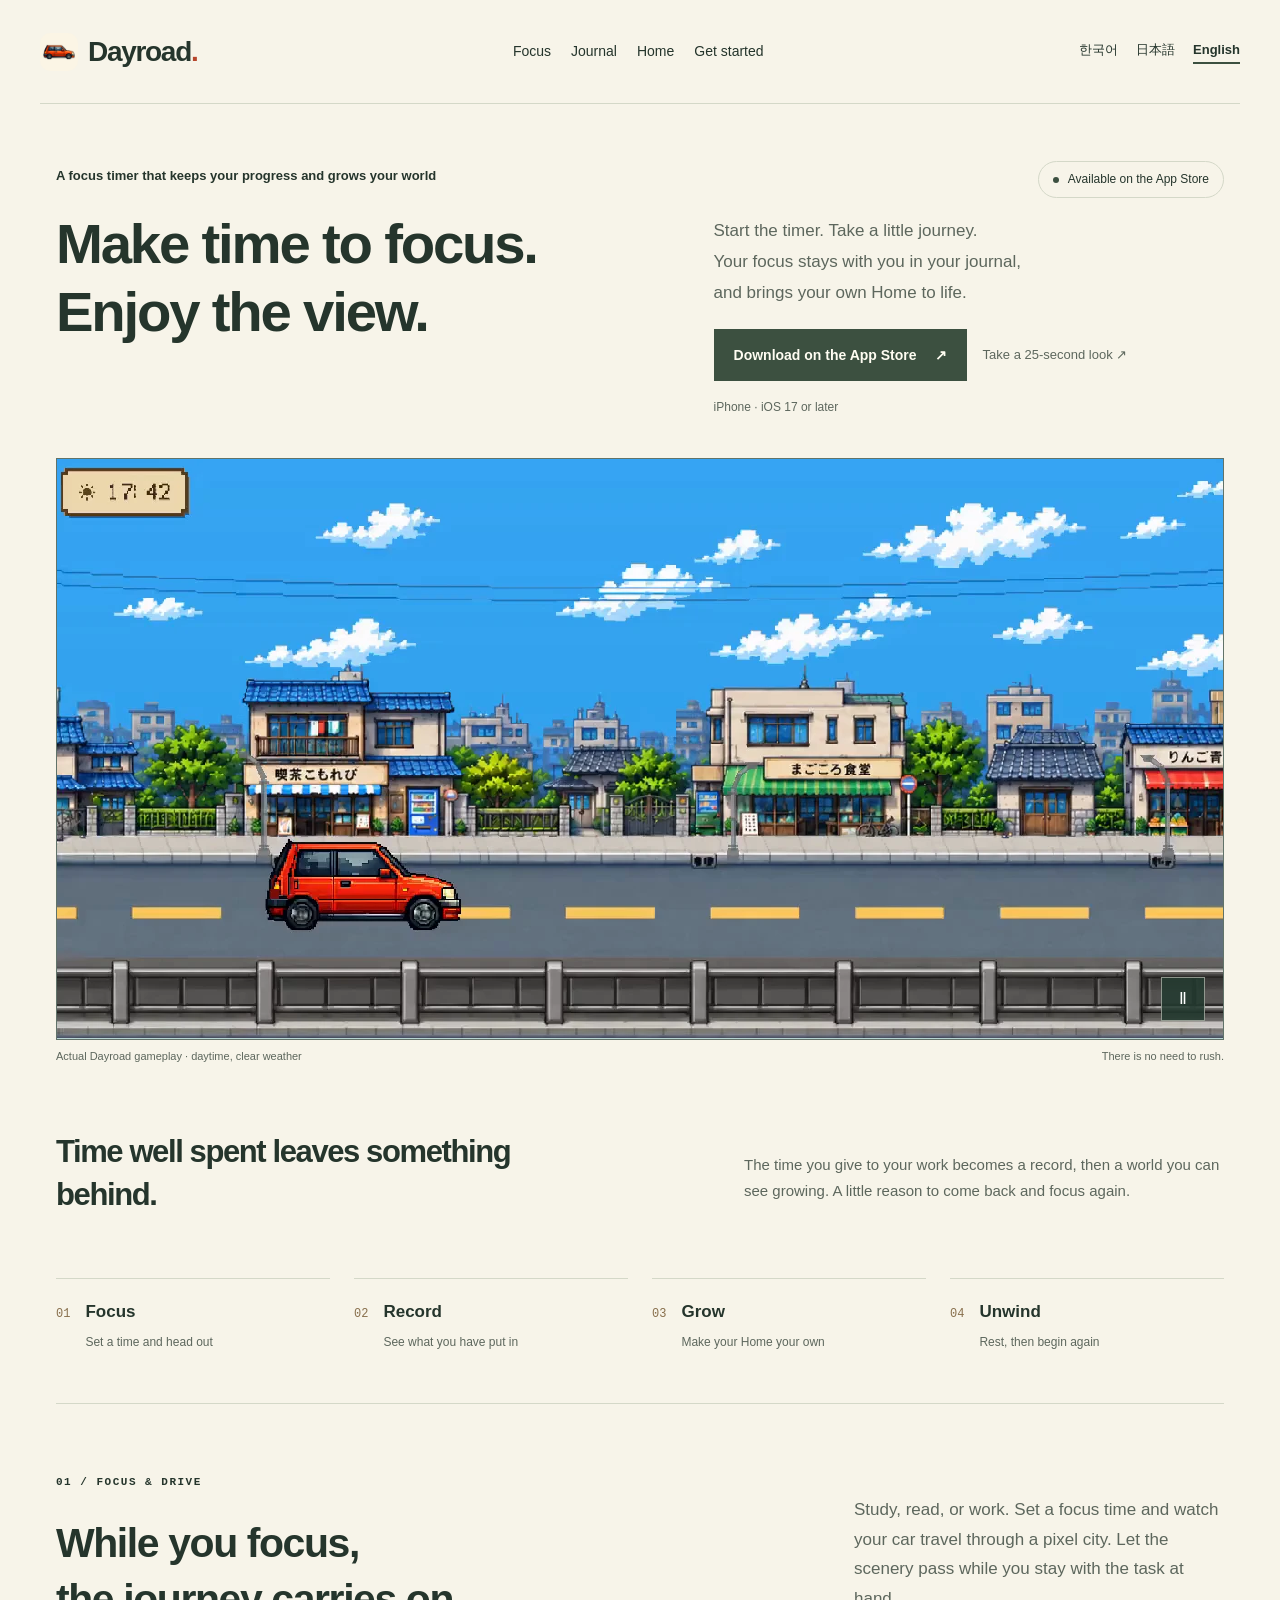
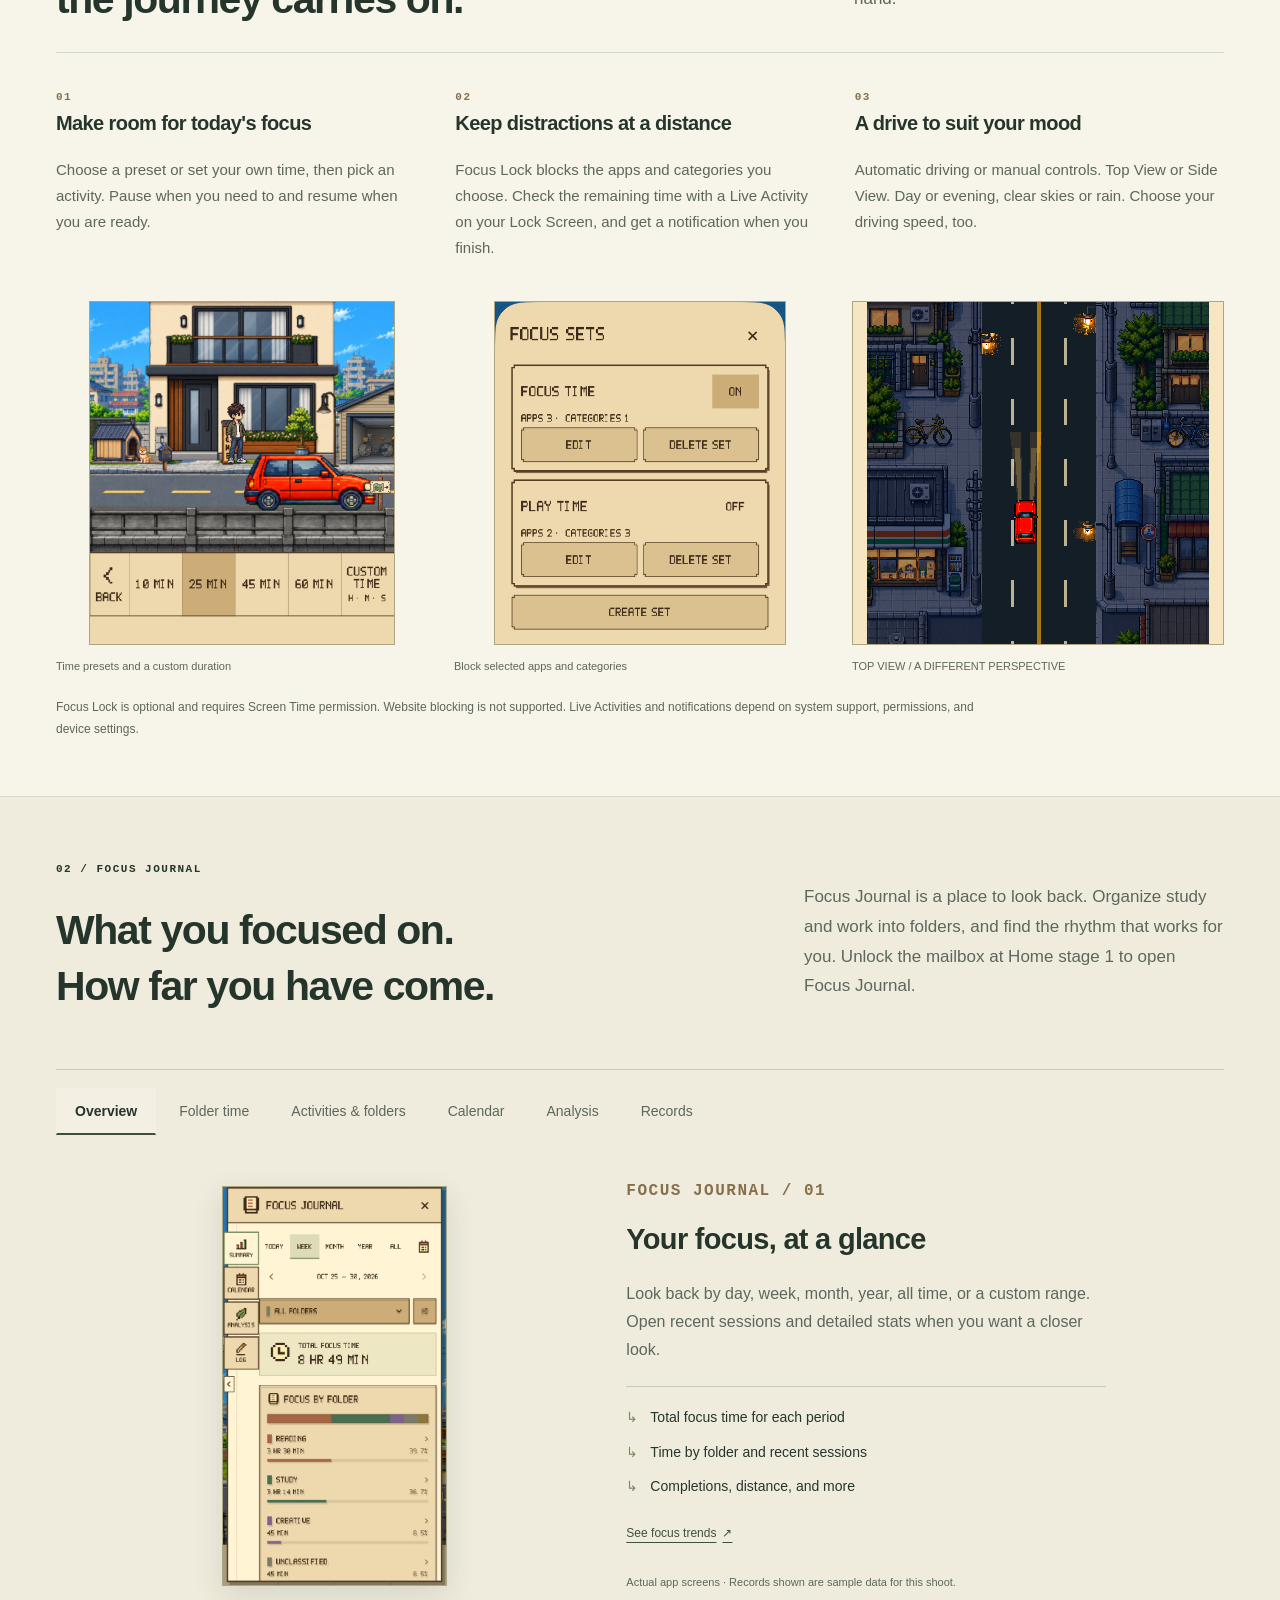
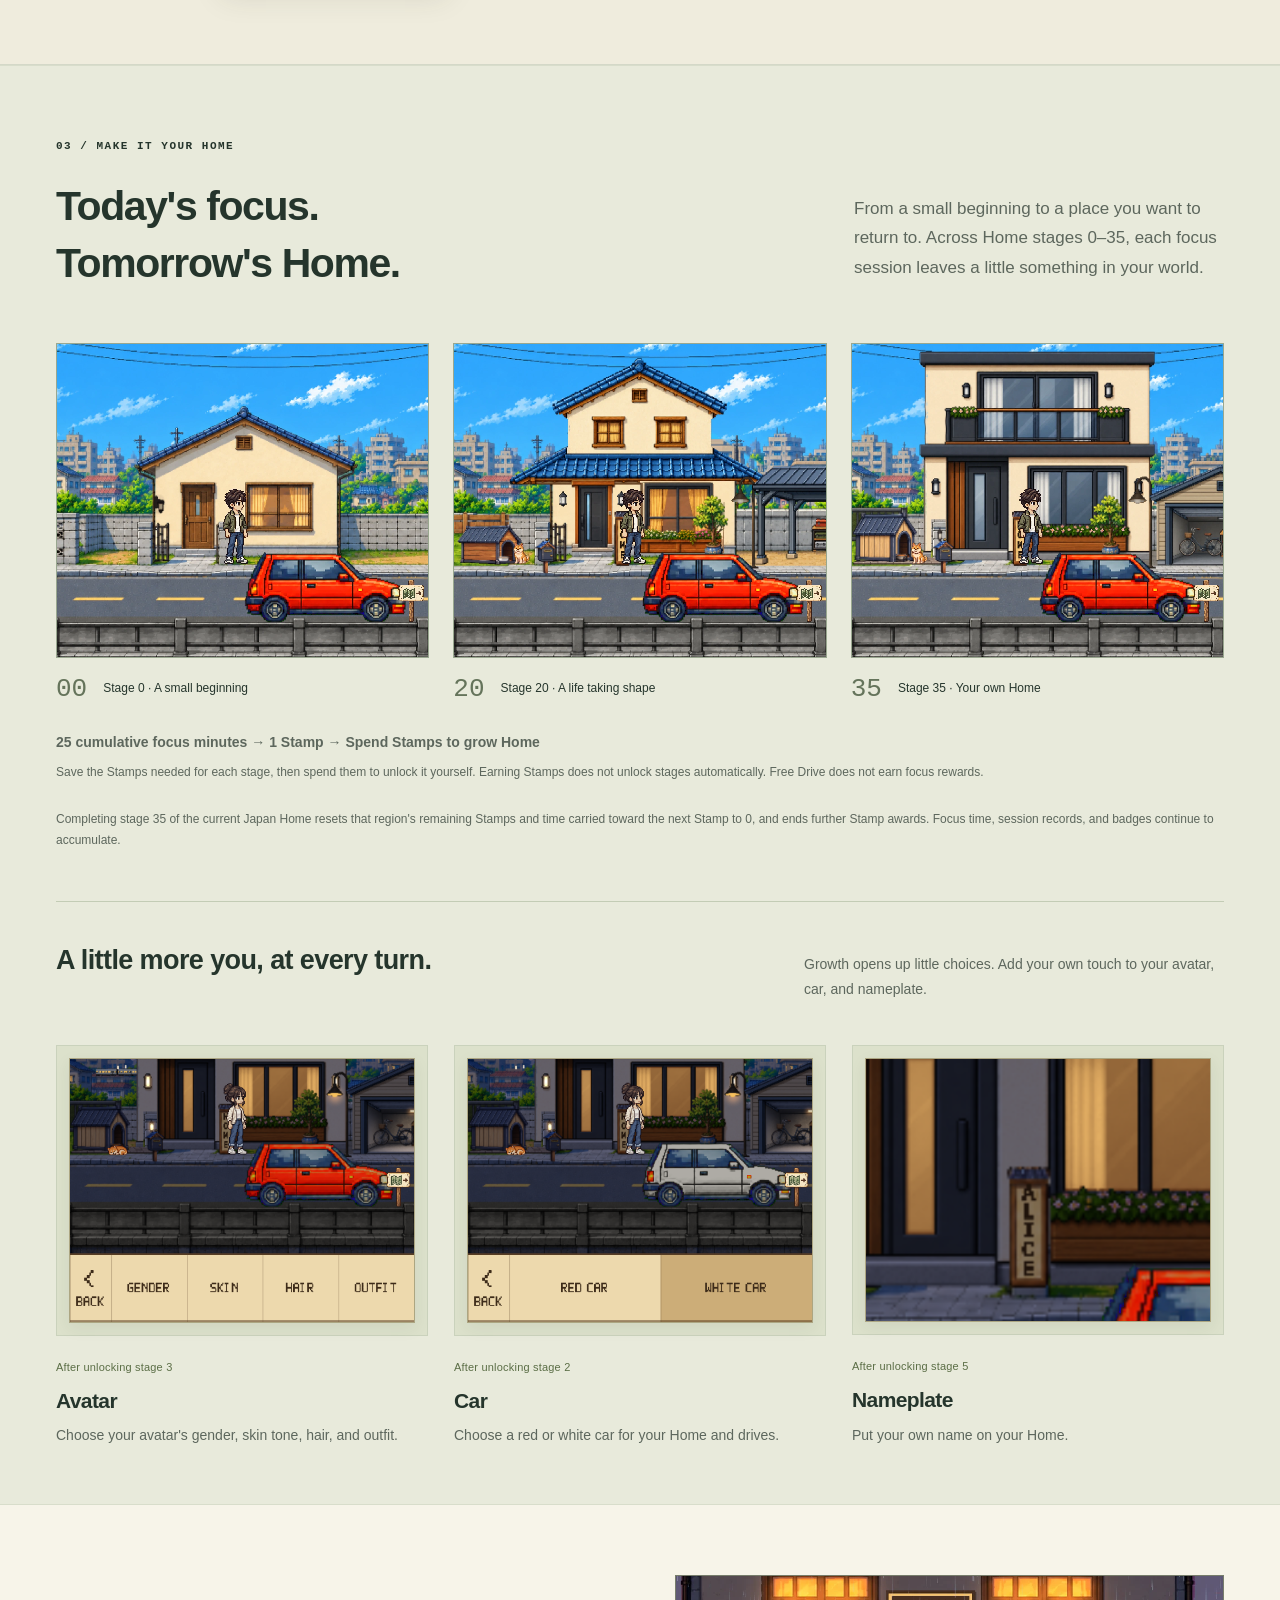
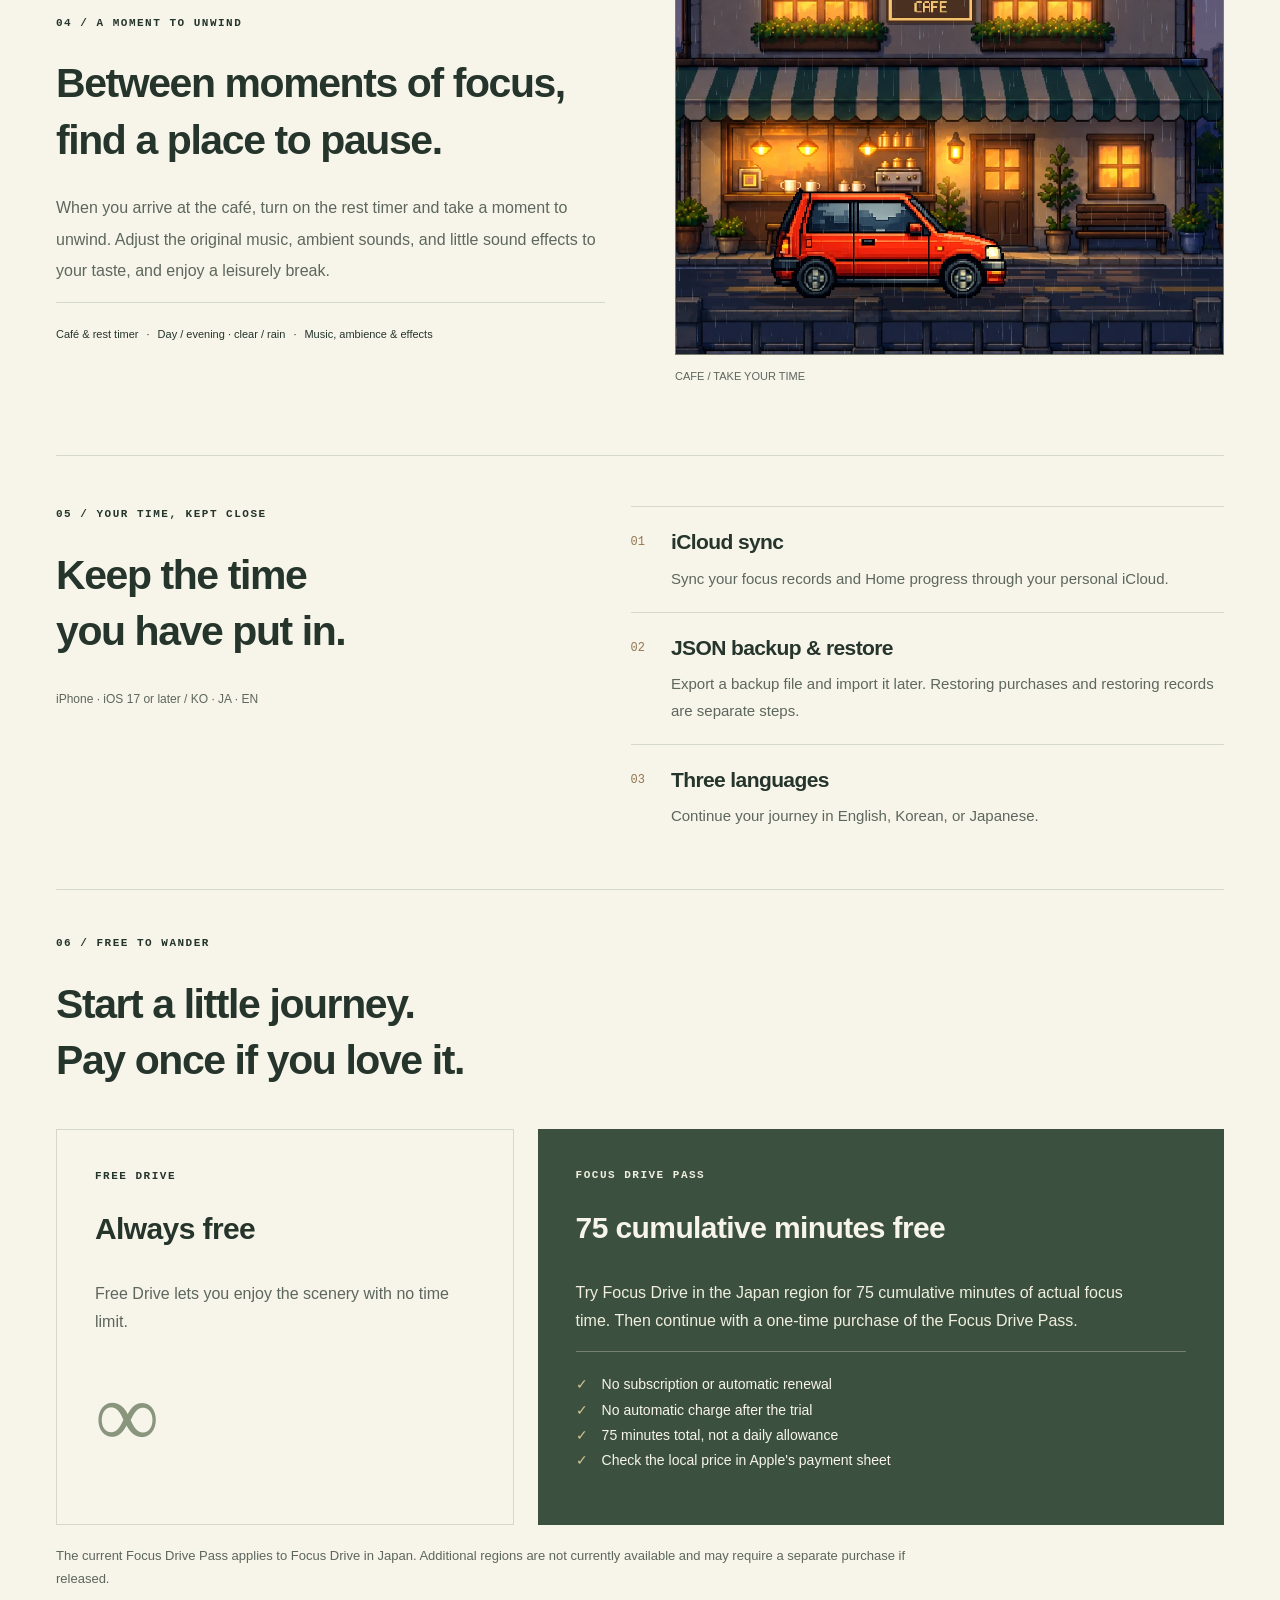
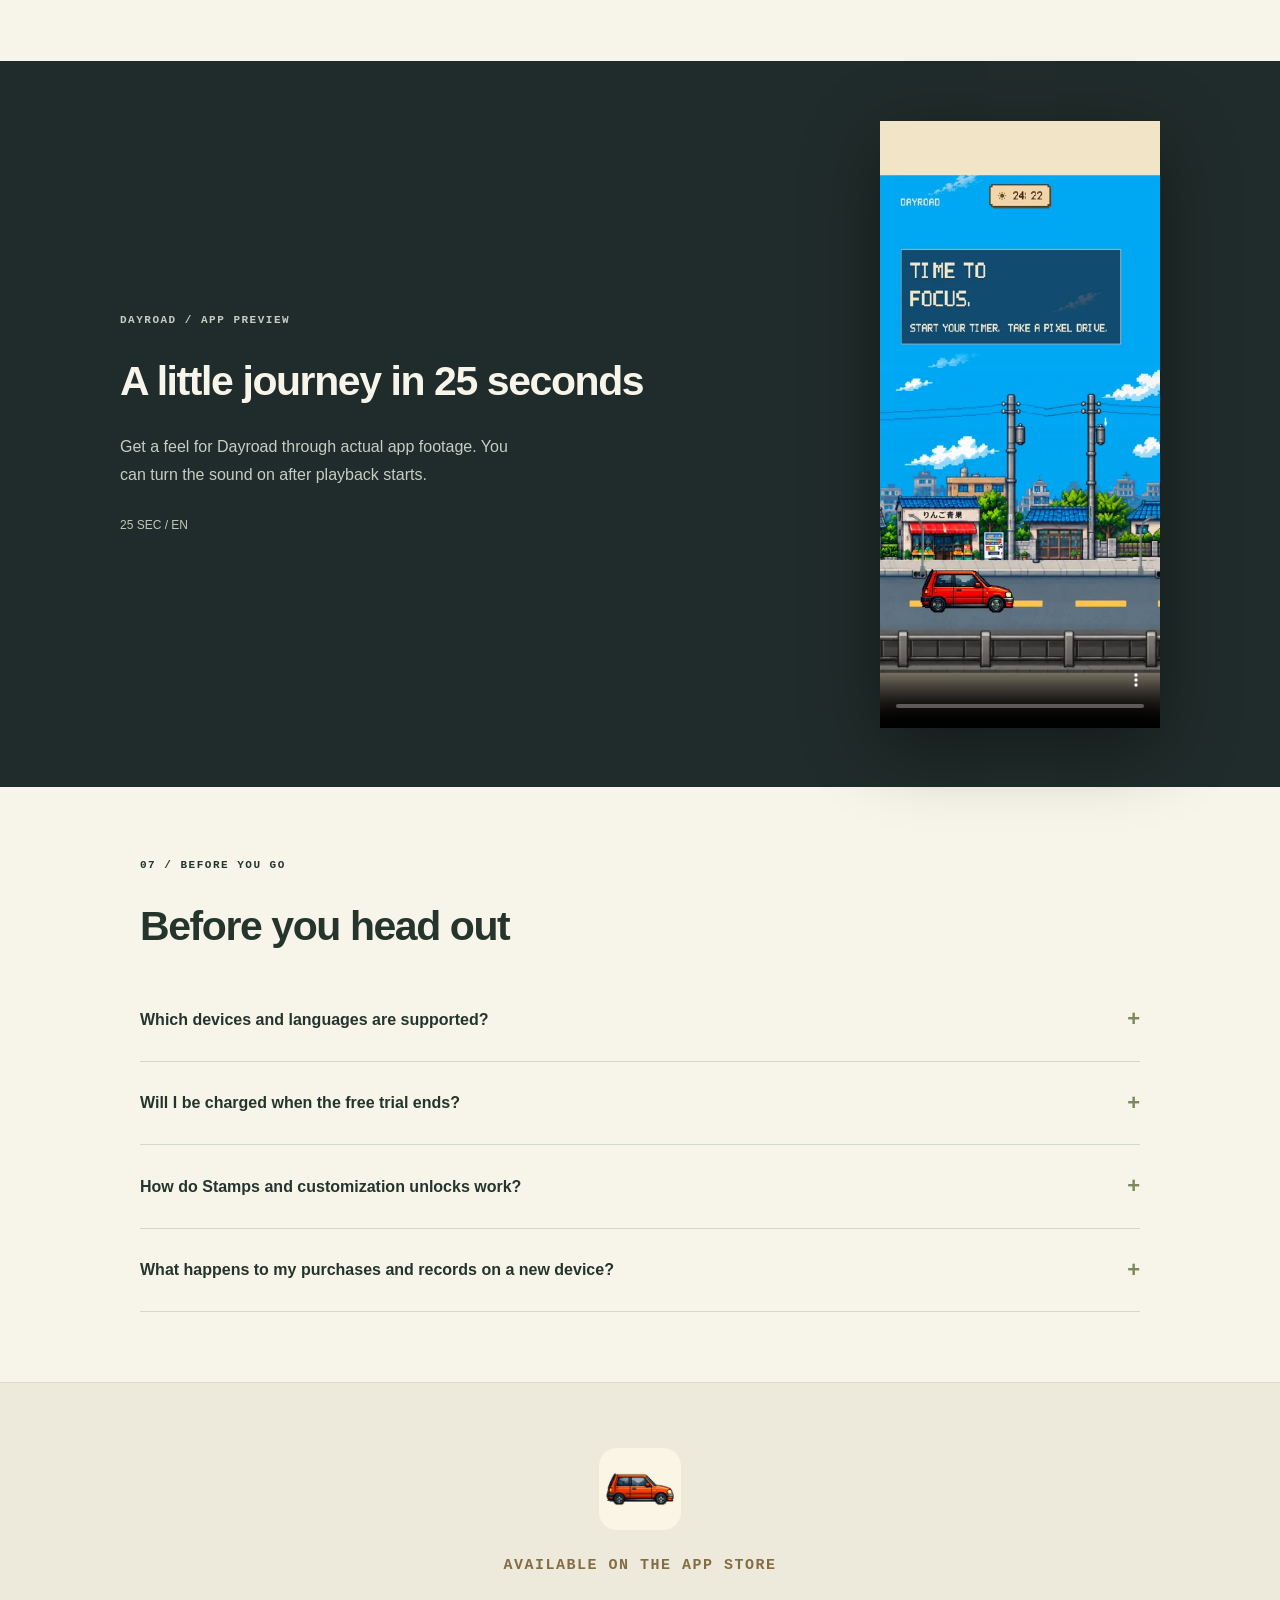
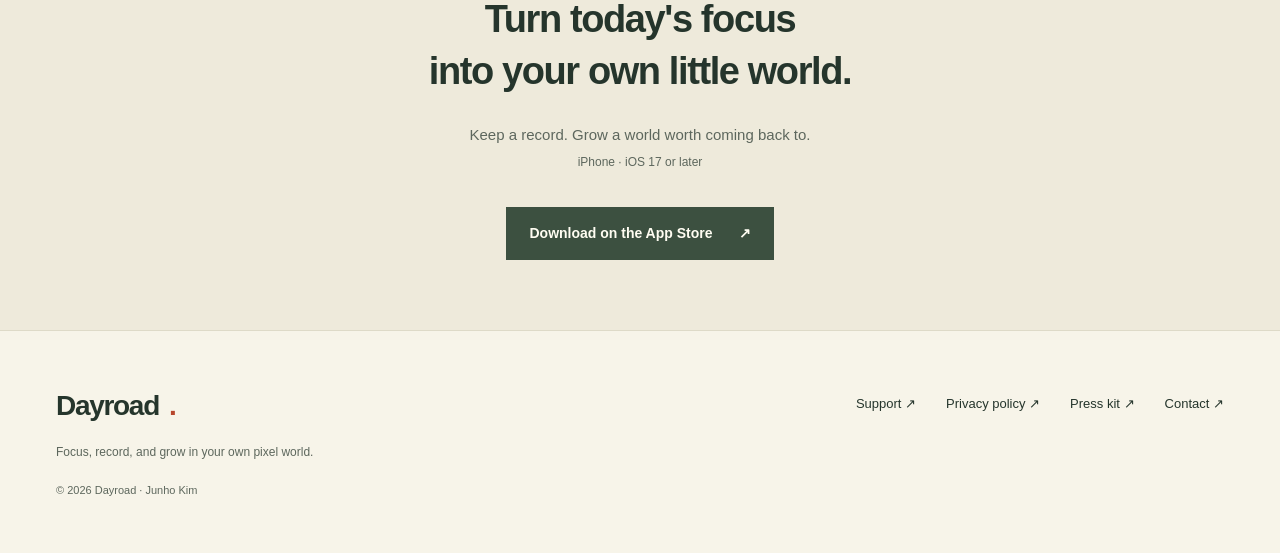
<file: en-index.html>
<!doctype html>
<html lang="en"><head><meta charset="utf-8"><meta name="viewport" content="width=device-width,initial-scale=1">
<title>Dayroad — Track your focus. Grow your own world.</title><meta name="description" content="A focus timer with a pixel drive. Look back with Focus Journal and spend Stamps to grow your 35-stage Home. Free Drive is always free. Try 75 cumulative minutes of Focus Drive, then continue with a one-time purchase."><meta name="theme-color" content="#f7f4e9">
<link rel="canonical" href="https://junhokimapps.github.io/dayroad-support/en-index.html"><link rel="alternate" hreflang="ko" href="https://junhokimapps.github.io/dayroad-support/"><link rel="alternate" hreflang="ja" href="https://junhokimapps.github.io/dayroad-support/ja-index.html"><link rel="alternate" hreflang="en" href="https://junhokimapps.github.io/dayroad-support/en-index.html"><link rel="alternate" hreflang="x-default" href="https://junhokimapps.github.io/dayroad-support/">
<meta property="og:type" content="website"><meta property="og:title" content="Dayroad — Track your focus. Grow your own world."><meta property="og:description" content="A focus timer with a pixel drive. Look back with Focus Journal and spend Stamps to grow your 35-stage Home. Free Drive is always free. Try 75 cumulative minutes of Focus Drive, then continue with a one-time purchase."><meta property="og:url" content="https://junhokimapps.github.io/dayroad-support/en-index.html"><meta property="og:image" content="https://junhokimapps.github.io/dayroad-support/assets/drive-poster.webp"><meta property="og:image:alt" content="Actual Dayroad gameplay · daytime, clear weather"><meta property="og:site_name" content="Dayroad"><meta property="og:locale" content="en_US"><meta name="twitter:card" content="summary_large_image">
<link rel="icon" href="icon.png"><link rel="stylesheet" href="landing.css?v=v2-final-media-20261030"><script src="landing.js?v=v2-20261030" defer></script>
</head><body><a class="skip" href="#content">Skip to content</a>
<header class="header"><a class="brand" href="en-index.html"><img src="icon.png" width="38" height="38" alt=""><span>Dayroad<span class="brand-dot">.</span></span></a><nav class="main-nav" aria-label="Dayroad"><a href="#experience">Focus</a><a href="#journal">Journal</a><a href="#home">Home</a><a href="#access">Get started</a></nav><nav class="languages" aria-label="Choose a language"><a href="index.html" lang="ko" hreflang="ko">한국어</a><a href="ja-index.html" lang="ja" hreflang="ja">日本語</a><a href="en-index.html" lang="en" hreflang="en" aria-current="page">English</a></nav></header>
<main id="content">
<section class="hero wrap"><div class="hero-copy"><p class="eyebrow identity">A focus timer that keeps your progress and grows your world</p><h1>Make time to focus.<br>Enjoy the view.</h1><p class="intro">Start the timer. Take a little journey.<br>Your focus stays with you in your journal,<br>and brings your own Home to life.</p><div class="hero-actions"><a class="button" href="https://apps.apple.com/app/id6821862731">Download on the App Store <span aria-hidden="true">↗</span></a><a class="preview-link" href="#preview">Take a 25-second look <span aria-hidden="true">↗</span></a><span class="device-note">iPhone · iOS 17 or later</span></div></div><div class="hero-note"><span class="status"><i aria-hidden="true"></i>Available on the App Store</span></div>
<div class="road-frame"><video id="hero-video" width="1280" height="636" muted loop playsinline preload="none" poster="assets/drive-poster.webp" aria-label="Actual Dayroad gameplay · daytime, clear weather"><source data-src="assets/drive-day.mp4" type="video/mp4"></video><button id="motion" type="button" data-play="Play driving video" data-pause="Pause driving video" aria-label="Play driving video">▶</button></div><div class="image-caption"><span>Actual Dayroad gameplay · daytime, clear weather</span><span>There is no need to rush.</span></div></section>
<section class="focus-cycle wrap"><div class="split-heading"><h2>Time well spent leaves something behind.</h2><p>The time you give to your work becomes a record, then a world you can see growing. A little reason to come back and focus again.</p></div><ol><li><span class="flow-no">01</span><div><strong>Focus</strong><span>Set a time and head out</span></div></li><li><span class="flow-no">02</span><div><strong>Record</strong><span>See what you have put in</span></div></li><li><span class="flow-no">03</span><div><strong>Grow</strong><span>Make your Home your own</span></div></li><li><span class="flow-no">04</span><div><strong>Unwind</strong><span>Rest, then begin again</span></div></li></ol></section>
<section class="focus-section wrap" id="experience"><div class="split-heading"><div><p class="eyebrow">01 / FOCUS & DRIVE</p><h2>While you focus,<br>the journey carries on.</h2></div><p>Study, read, or work. Set a focus time and watch your car travel through a pixel city. Let the scenery pass while you stay with the task at hand.</p></div><div class="steps"><article class="step"><span class="eyebrow">01</span><h3>Make room for today&#x27;s focus</h3><p>Choose a preset or set your own time, then pick an activity. Pause when you need to and resume when you are ready.</p></article><article class="step"><span class="eyebrow">02</span><h3>Keep distractions at a distance</h3><p>Focus Lock blocks the apps and categories you choose. Check the remaining time with a Live Activity on your Lock Screen, and get a notification when you finish.</p></article><article class="step"><span class="eyebrow">03</span><h3>A drive to suit your mood</h3><p>Automatic driving or manual controls. Top View or Side View. Day or evening, clear skies or rain. Choose your driving speed, too.</p></article></div><div class="focus-scenes"><figure><a class="screen-link " href="assets/screens/en/focus-presets.webp" data-zoom aria-label="View larger: Time presets and a custom duration"><img src="assets/screens/en/focus-presets.webp" width="1080" height="1217" loading="lazy" decoding="async" alt="Time presets and a custom duration" class=""><span class="zoom-label">View larger <span aria-hidden="true">↗</span></span></a><figcaption>Time presets and a custom duration</figcaption></figure><figure><a class="screen-link " href="assets/screens/en/focus-lock-selected.webp" data-zoom aria-label="View larger: Block selected apps and categories"><img src="assets/screens/en/focus-lock-selected.webp" width="1125" height="1330" loading="lazy" decoding="async" alt="Block selected apps and categories" class=""><span class="zoom-label">View larger <span aria-hidden="true">↗</span></span></a><figcaption>Block selected apps and categories</figcaption></figure><figure class="focus-landscape"><a class="screen-link " href="assets/screens/en/top-drive.webp" data-zoom aria-label="View larger: Actual Dayroad Top View driving scenery"><img src="assets/screens/en/top-drive.webp" width="1086" height="1086" loading="lazy" decoding="async" alt="Actual Dayroad Top View driving scenery" class=""><span class="zoom-label">View larger <span aria-hidden="true">↗</span></span></a><figcaption>TOP VIEW / A DIFFERENT PERSPECTIVE</figcaption></figure></div><p class="small focus-permissions">Focus Lock is optional and requires Screen Time permission. Website blocking is not supported. Live Activities and notifications depend on system support, permissions, and device settings.</p></section>
<section class="journal" id="journal"><div class="wrap"><div class="split-heading"><div><p class="eyebrow">02 / FOCUS JOURNAL</p><h2>What you focused on.<br>How far you have come.</h2></div><p>Focus Journal is a place to look back. Organize study and work into folders, and find the rhythm that works for you. Unlock the mailbox at Home stage 1 to open Focus Journal.</p></div><div class="journal-gallery" data-tabs><div class="journal-tabs" aria-label="Focus Journal"><button type="button" id="journal-tab-0" aria-controls="journal-panel-0" data-tab="0">Overview</button><button type="button" id="journal-tab-1" aria-controls="journal-panel-1" data-tab="1">Folder time</button><button type="button" id="journal-tab-2" aria-controls="journal-panel-2" data-tab="2">Activities &amp; folders</button><button type="button" id="journal-tab-3" aria-controls="journal-panel-3" data-tab="3">Calendar</button><button type="button" id="journal-tab-4" aria-controls="journal-panel-4" data-tab="4">Analysis</button><button type="button" id="journal-tab-5" aria-controls="journal-panel-5" data-tab="5">Records</button></div><div class="journal-panels"><section class="journal-panel" id="journal-panel-0" aria-labelledby="journal-tab-0" data-panel="0"><figure><a class="screen-link " href="assets/screens/en/journal-overview.webp" data-zoom aria-label="View larger: Overview"><img src="assets/screens/en/journal-overview.webp" width="1206" height="2155" loading="lazy" decoding="async" alt="Overview" class=""><span class="zoom-label">View larger <span aria-hidden="true">↗</span></span></a></figure><div class="journal-panel-copy"><p class="eyebrow">FOCUS JOURNAL / 01</p><h3>Your focus, at a glance</h3><p>Look back by day, week, month, year, all time, or a custom range. Open recent sessions and detailed stats when you want a closer look.</p><ul class="plain-points"><li>Total focus time for each period</li><li>Time by folder and recent sessions</li><li>Completions, distance, and more</li></ul><div class="related-screens"><a href="assets/screens/en/journal-trends.webp" data-zoom data-image-alt="See focus trends">See focus trends <span aria-hidden="true">↗</span></a></div><p class="sample-note">Actual app screens · Records shown are sample data for this shoot.</p></div></section><section class="journal-panel" id="journal-panel-1" aria-labelledby="journal-tab-1" data-panel="1"><figure><a class="screen-link " href="assets/screens/en/journal-folders.webp" data-zoom aria-label="View larger: Folder time"><img src="assets/screens/en/journal-folders.webp" width="1206" height="2155" loading="lazy" decoding="async" alt="Folder time" class=""><span class="zoom-label">View larger <span aria-hidden="true">↗</span></span></a></figure><div class="journal-panel-copy"><p class="eyebrow">FOCUS JOURNAL / 02</p><h3>See where your time went</h3><p>Study, work, personal projects. Compare time across folders and subfolders, then select a folder to explore the records behind it.</p><ul class="plain-points"><li>Parent-folder and subfolder totals</li><li>Focus time by folder and activity</li><li>Follow a folder into records and analysis</li></ul><p class="sample-note">Actual app screens · Records shown are sample data for this shoot.</p></div></section><section class="journal-panel" id="journal-panel-2" aria-labelledby="journal-tab-2" data-panel="2"><figure><a class="screen-link " href="assets/screens/en/journal-activities.webp" data-zoom aria-label="View larger: Activities &amp; folders"><img src="assets/screens/en/journal-activities.webp" width="1206" height="2363" loading="lazy" decoding="async" alt="Activities &amp; folders" class=""><span class="zoom-label">View larger <span aria-hidden="true">↗</span></span></a></figure><div class="journal-panel-copy"><p class="eyebrow">FOCUS JOURNAL / 03</p><h3>Pick up where you left off</h3><p>Save activities you return to, then find them in Recent or Favorites. Keep them in folders and subfolders so starting your next session feels easy.</p><ul class="plain-points"><li>Saved activities, Recent, and Favorites</li><li>Folders and subfolders</li><li>Edit activity names, folders, and favorites</li></ul><div class="related-screens"><a href="assets/screens/en/journal-favorites.webp" data-zoom data-image-alt="See Recent &amp; Favorites">See Recent &amp; Favorites <span aria-hidden="true">↗</span></a></div><p class="sample-note">Actual app screens · Records shown are sample data for this shoot.</p></div></section><section class="journal-panel" id="journal-panel-3" aria-labelledby="journal-tab-3" data-panel="3"><figure><a class="screen-link " href="assets/screens/en/journal-calendar.webp" data-zoom aria-label="View larger: Calendar"><img src="assets/screens/en/journal-calendar.webp" width="1206" height="2155" loading="lazy" decoding="async" alt="Calendar" class=""><span class="zoom-label">View larger <span aria-hidden="true">↗</span></span></a></figure><div class="journal-panel-copy"><p class="eyebrow">FOCUS JOURNAL / 04</p><h3>A calendar of time well spent</h3><p>See when you focused and for how long. Choose a date to revisit that day&#x27;s sessions, and keep building your own routine.</p><ul class="plain-points"><li>Focus time by date</li><li>Browse months and years</li><li>Sessions for the selected day</li></ul><p class="sample-note">Actual app screens · Records shown are sample data for this shoot.</p></div></section><section class="journal-panel" id="journal-panel-4" aria-labelledby="journal-tab-4" data-panel="4"><figure><a class="screen-link " href="assets/screens/en/journal-analysis.webp" data-zoom aria-label="View larger: Analysis"><img src="assets/screens/en/journal-analysis.webp" width="1206" height="2155" loading="lazy" decoding="async" alt="Analysis" class=""><span class="zoom-label">View larger <span aria-hidden="true">↗</span></span></a></figure><div class="journal-panel-copy"><p class="eyebrow">FOCUS JOURNAL / 05</p><h3>Find your own rhythm</h3><p>Explore focus trends and completions. Compare weekdays, times of day, and session lengths for a little insight into your next session.</p><ul class="plain-points"><li>Daily, weekly, and monthly focus trends</li><li>Weekday, time-of-day, and duration patterns</li><li>Completion rate, average, and longest focus</li></ul><div class="related-screens"><a href="assets/screens/en/journal-hours.webp" data-zoom data-image-alt="See time-of-day patterns">See time-of-day patterns <span aria-hidden="true">↗</span></a><a href="assets/screens/en/journal-lengths.webp" data-zoom data-image-alt="See session-length patterns">See session-length patterns <span aria-hidden="true">↗</span></a></div><p class="sample-note">Actual app screens · Records shown are sample data for this shoot.</p></div></section><section class="journal-panel" id="journal-panel-5" aria-labelledby="journal-tab-5" data-panel="5"><figure><a class="screen-link " href="assets/screens/en/journal-records.webp" data-zoom aria-label="View larger: Records"><img src="assets/screens/en/journal-records.webp" width="1206" height="2155" loading="lazy" decoding="async" alt="Records" class=""><span class="zoom-label">View larger <span aria-hidden="true">↗</span></span></a></figure><div class="journal-panel-copy"><p class="eyebrow">FOCUS JOURNAL / 06</p><h3>Every session has its place</h3><p>Find sessions by period and folder, then open the details. Edit an activity name or folder to keep your history easy to revisit.</p><ul class="plain-points"><li>Period and folder filters with session details</li><li>Edit activity names and folders</li><li>Actual focus time and completion status</li></ul><div class="related-screens"><a href="assets/screens/en/journal-detail.webp" data-zoom data-image-alt="See session details">See session details <span aria-hidden="true">↗</span></a></div><p class="sample-note">Actual app screens · Records shown are sample data for this shoot.</p></div></section></div></div></div></section>
<section class="growth" id="home"><div class="wrap"><p class="eyebrow">03 / MAKE IT YOUR HOME</p><div class="split-heading"><h2>Today's focus.<br>Tomorrow's Home.</h2><p>From a small beginning to a place you want to return to. Across Home stages 0–35, each focus session leaves a little something in your world.</p></div><div class="homes"><figure><img src="assets/home-00.webp" width="1320" height="1112" loading="lazy" decoding="async" alt="Stage 0 · A small beginning" class=""><figcaption><span>00</span>Stage 0 · A small beginning</figcaption></figure><figure><img src="assets/home-20.webp" width="1320" height="1112" loading="lazy" decoding="async" alt="Stage 20 · A life taking shape" class=""><figcaption><span>20</span>Stage 20 · A life taking shape</figcaption></figure><figure><img src="assets/home-35.webp" width="1320" height="1112" loading="lazy" decoding="async" alt="Stage 35 · Your own Home" class=""><figcaption><span>35</span>Stage 35 · Your own Home</figcaption></figure></div><p class="small"><strong class="growth-flow">25 cumulative focus minutes → 1 Stamp → Spend Stamps to grow Home</strong>Save the Stamps needed for each stage, then spend them to unlock it yourself. Earning Stamps does not unlock stages automatically. Free Drive does not earn focus rewards.</p><p class="small growth-completion">Completing stage 35 of the current Japan Home resets that region&#x27;s remaining Stamps and time carried toward the next Stamp to 0, and ends further Stamp awards. Focus time, session records, and badges continue to accumulate.</p><div class="customization"><header><h3>A little more you, at every turn.</h3><p>Growth opens up little choices. Add your own touch to your avatar, car, and nameplate.</p></header><div class="custom-grid"><article><div class="custom-screen"><a class="screen-link " href="assets/screens/en/custom-avatar-female.webp" data-zoom aria-label="View larger: Avatar"><img src="assets/screens/en/custom-avatar-female.webp" width="1206" height="920" loading="lazy" decoding="async" alt="Avatar" class=""><span class="zoom-label">View larger <span aria-hidden="true">↗</span></span></a></div><div class="custom-caption"><span class="unlock-note">After unlocking stage 3</span><h3>Avatar</h3><p>Choose your avatar&#x27;s gender, skin tone, hair, and outfit.</p></div></article><article><div class="custom-screen"><a class="screen-link " href="assets/screens/en/custom-car-white.webp" data-zoom aria-label="View larger: Car"><img src="assets/screens/en/custom-car-white.webp" width="1206" height="920" loading="lazy" decoding="async" alt="Car" class=""><span class="zoom-label">View larger <span aria-hidden="true">↗</span></span></a></div><div class="custom-caption"><span class="unlock-note">After unlocking stage 2</span><h3>Car</h3><p>Choose a red or white car for your Home and drives.</p></div></article><article><div class="custom-screen"><a class="screen-link " href="assets/screens/en/custom-nameplate-alice.webp" data-zoom aria-label="View larger: Nameplate"><img src="assets/screens/en/custom-nameplate-alice.webp" width="420" height="320" loading="lazy" decoding="async" alt="Nameplate" class=""><span class="zoom-label">View larger <span aria-hidden="true">↗</span></span></a></div><div class="custom-caption"><span class="unlock-note">After unlocking stage 5</span><h3>Nameplate</h3><p>Put your own name on your Home.</p></div></article></div></div></div></section>
<section class="rest wrap" id="rest"><div class="rest-copy"><p class="eyebrow">04 / A MOMENT TO UNWIND</p><h2>Between moments of focus,<br>find a place to pause.</h2><p class="body-lg">When you arrive at the café, turn on the rest timer and take a moment to unwind. Adjust the original music, ambient sounds, and little sound effects to your taste, and enjoy a leisurely break.</p><div class="specs"><span>Café &amp; rest timer</span><span>Day / evening · clear / rain</span><span>Music, ambience &amp; effects</span></div></div><figure><img src="assets/cafe.webp" width="1000" height="934" loading="lazy" decoding="async" alt="Actual Dayroad café arrival on a rainy evening" class=""><figcaption>CAFE / TAKE YOUR TIME</figcaption></figure></section>
<section class="features wrap" id="features"><div><p class="eyebrow">05 / YOUR TIME, KEPT CLOSE</p><h2>Keep the time<br>you have put in.</h2><span class="small">iPhone · iOS 17 or later / KO · JA · EN</span></div><div class="feature-list"><article><span class="feature-no">01</span><div><h3>iCloud sync</h3><p>Sync your focus records and Home progress through your personal iCloud.</p></div></article><article><span class="feature-no">02</span><div><h3>JSON backup &amp; restore</h3><p>Export a backup file and import it later. Restoring purchases and restoring records are separate steps.</p></div></article><article><span class="feature-no">03</span><div><h3>Three languages</h3><p>Continue your journey in English, Korean, or Japanese.</p></div></article></div></section>
<section class="access wrap" id="access"><p class="eyebrow">06 / FREE TO WANDER</p><h2>Start a little journey.<br>Pay once if you love it.</h2><div class="pricing"><article><p class="eyebrow">Free Drive</p><h3>Always free</h3><p>Free Drive lets you enjoy the scenery with no time limit.</p><span class="price-mark" aria-hidden="true">∞</span></article><article class="pass"><p class="eyebrow">Focus Drive Pass</p><h3>75 cumulative minutes free</h3><p>Try Focus Drive in the Japan region for 75 cumulative minutes of actual focus time. Then continue with a one-time purchase of the Focus Drive Pass.</p><ul><li>No subscription or automatic renewal</li><li>No automatic charge after the trial</li><li>75 minutes total, not a daily allowance</li><li>Check the local price in Apple&#x27;s payment sheet</li></ul></article></div><p class="expansion">The current Focus Drive Pass applies to Focus Drive in Japan. Additional regions are not currently available and may require a separate purchase if released.</p></section>
<section class="preview-section" id="preview"><div class="wrap preview-grid"><div><p class="eyebrow">DAYROAD / APP PREVIEW</p><h2>A little journey in 25 seconds</h2><p>Get a feel for Dayroad through actual app footage. You can turn the sound on after playback starts.</p><p class="small">25 SEC / EN</p></div><video controls muted playsinline preload="none" poster="assets/preview-en.webp" width="886" height="1920" aria-label="Dayroad 25-second introduction video"><source src="assets/preview-en.mp4" type="video/mp4"><a href="assets/preview-en.mp4">MP4</a></video></div></section>
<section class="faq wrap"><p class="eyebrow">07 / BEFORE YOU GO</p><h2>Before you head out</h2><div><details><summary>Which devices and languages are supported?<span aria-hidden="true">+</span></summary><p>The current App Store compatibility listing supports iPhone with iOS 17.0 or later. App languages are English, Korean, and Japanese. Check the App Store for the latest installation requirements.</p></details><details><summary>Will I be charged when the free trial ends?<span aria-hidden="true">+</span></summary><p>No. The Focus Drive Pass is a one-time purchase you choose to make. There is no subscription, automatic renewal, or automatic charge after the trial. Free Drive stays free.</p></details><details><summary>How do Stamps and customization unlocks work?<span aria-hidden="true">+</span></summary><p>Earn one Stamp for every 25 cumulative minutes of actual focus time. Spend the required Stamps to grow Home: cars unlock at stage 2, avatar customization at stage 3, and the nameplate at stage 5. Free Drive does not earn focus rewards. Meet your dog at Home stage 6. The Travel Atlas shows the current Japan region and your Home growth journey.</p></details><details><summary>What happens to my purchases and records on a new device?<span aria-hidden="true">+</span></summary><p>Restore the pass with the Apple Account used to buy it. Restore records, Stamps, and Home separately through personal iCloud sync or a JSON backup. Back up your existing records before switching devices.</p></details></div></section>
<section class="download" id="download"><img src="icon.png" width="82" height="82" loading="lazy" alt="Dayroad"><p class="eyebrow">Available on the App Store</p><h2>Turn today's focus<br>into your own little world.</h2><p>Keep a record. Grow a world worth coming back to.<br><span class="device-note">iPhone · iOS 17 or later</span></p><a class="button" href="https://apps.apple.com/app/id6821862731">Download on the App Store <span aria-hidden="true">↗</span></a></section>
</main><footer class="footer wrap"><div><a class="brand" href="en-index.html">Dayroad<span class="brand-dot">.</span></a><p>Focus, record, and grow in your own pixel world.</p><small>© 2026 Dayroad · Junho Kim</small></div><nav aria-label="Support"><a href="https://junhokimapps.github.io/dayroad-support/en-support.html">Support <span aria-hidden="true">↗</span></a><a href="https://junhokimapps.github.io/dayroad-support/en-privacy.html">Privacy policy <span aria-hidden="true">↗</span></a><a href="https://junhokimapps.github.io/dayroad-support/presskit/en.html">Press kit <span aria-hidden="true">↗</span></a><a href="mailto:junhokim.apps@gmail.com">Contact <span aria-hidden="true">↗</span></a></nav></footer>
<dialog class="image-dialog" aria-label="View larger"><button type="button" class="dialog-close" aria-label="Close enlarged image">×</button><img alt=""><p></p></dialog>
</body></html>
</file>
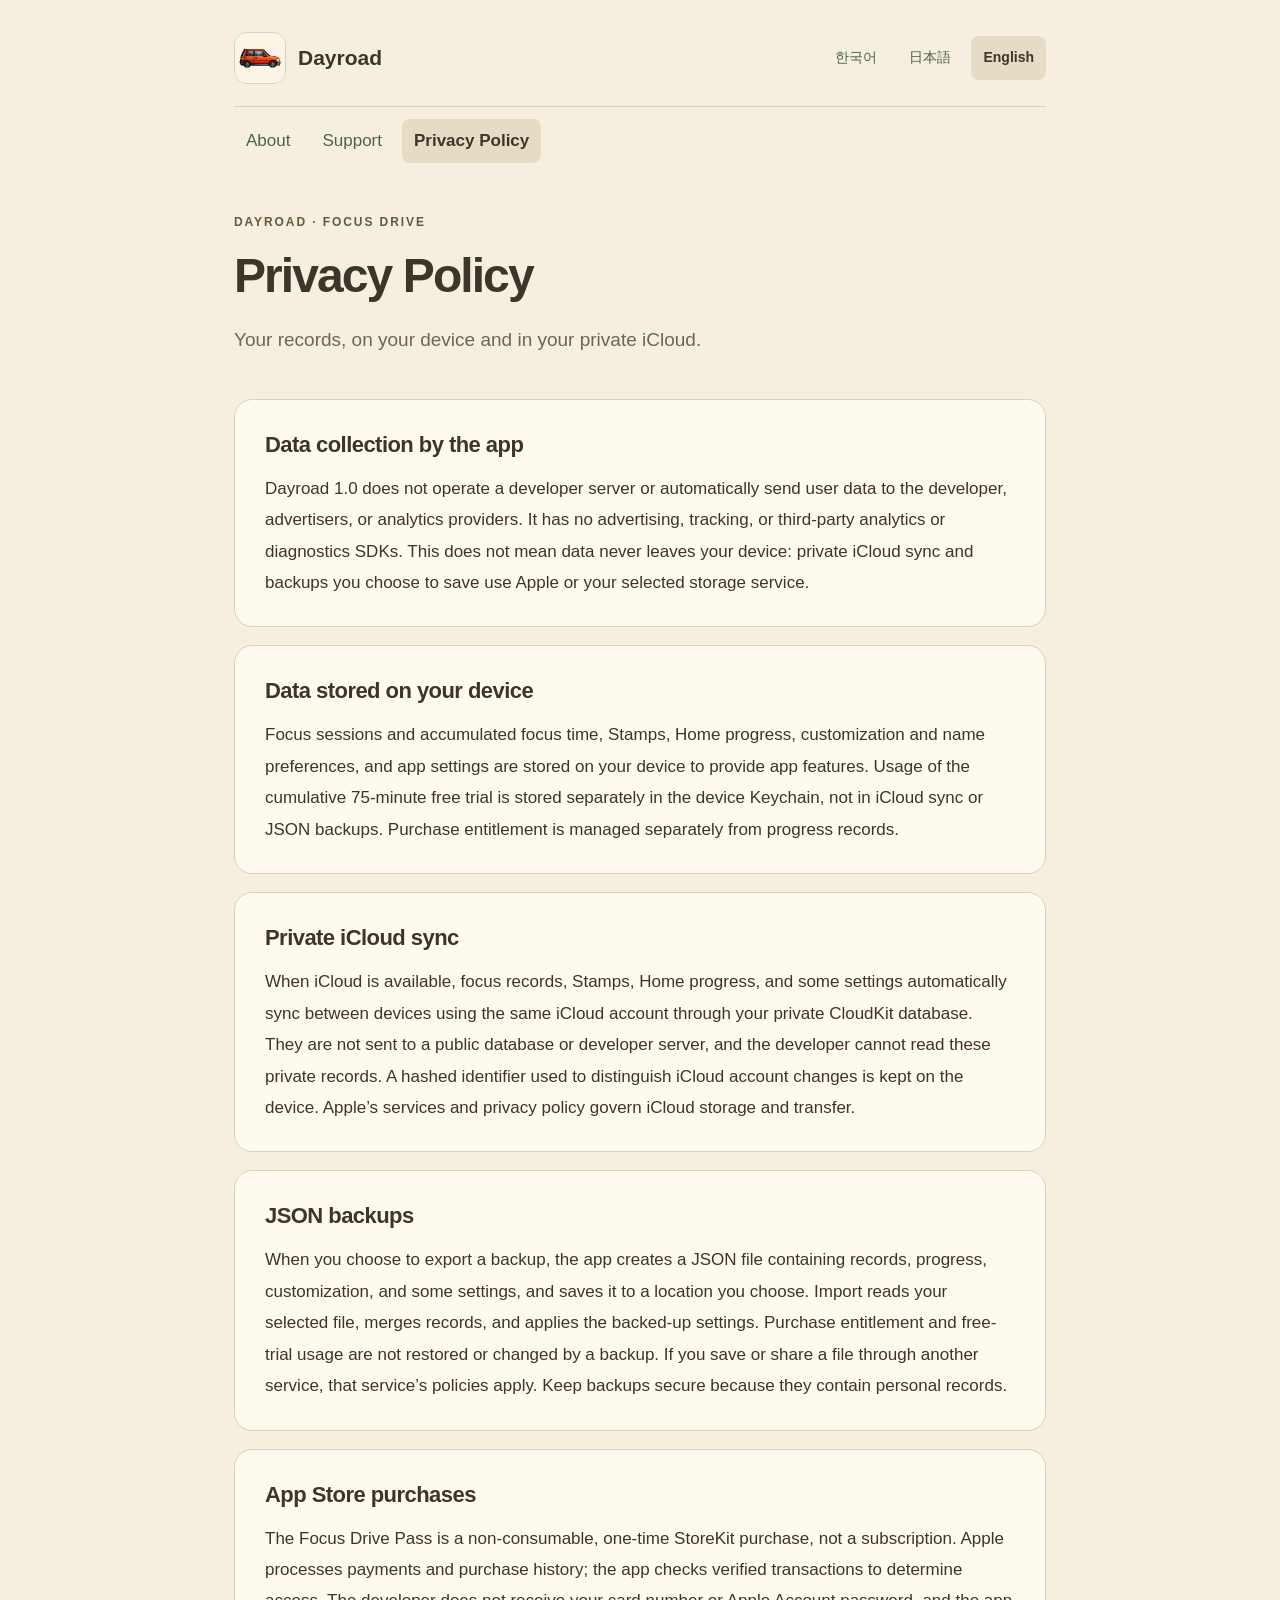
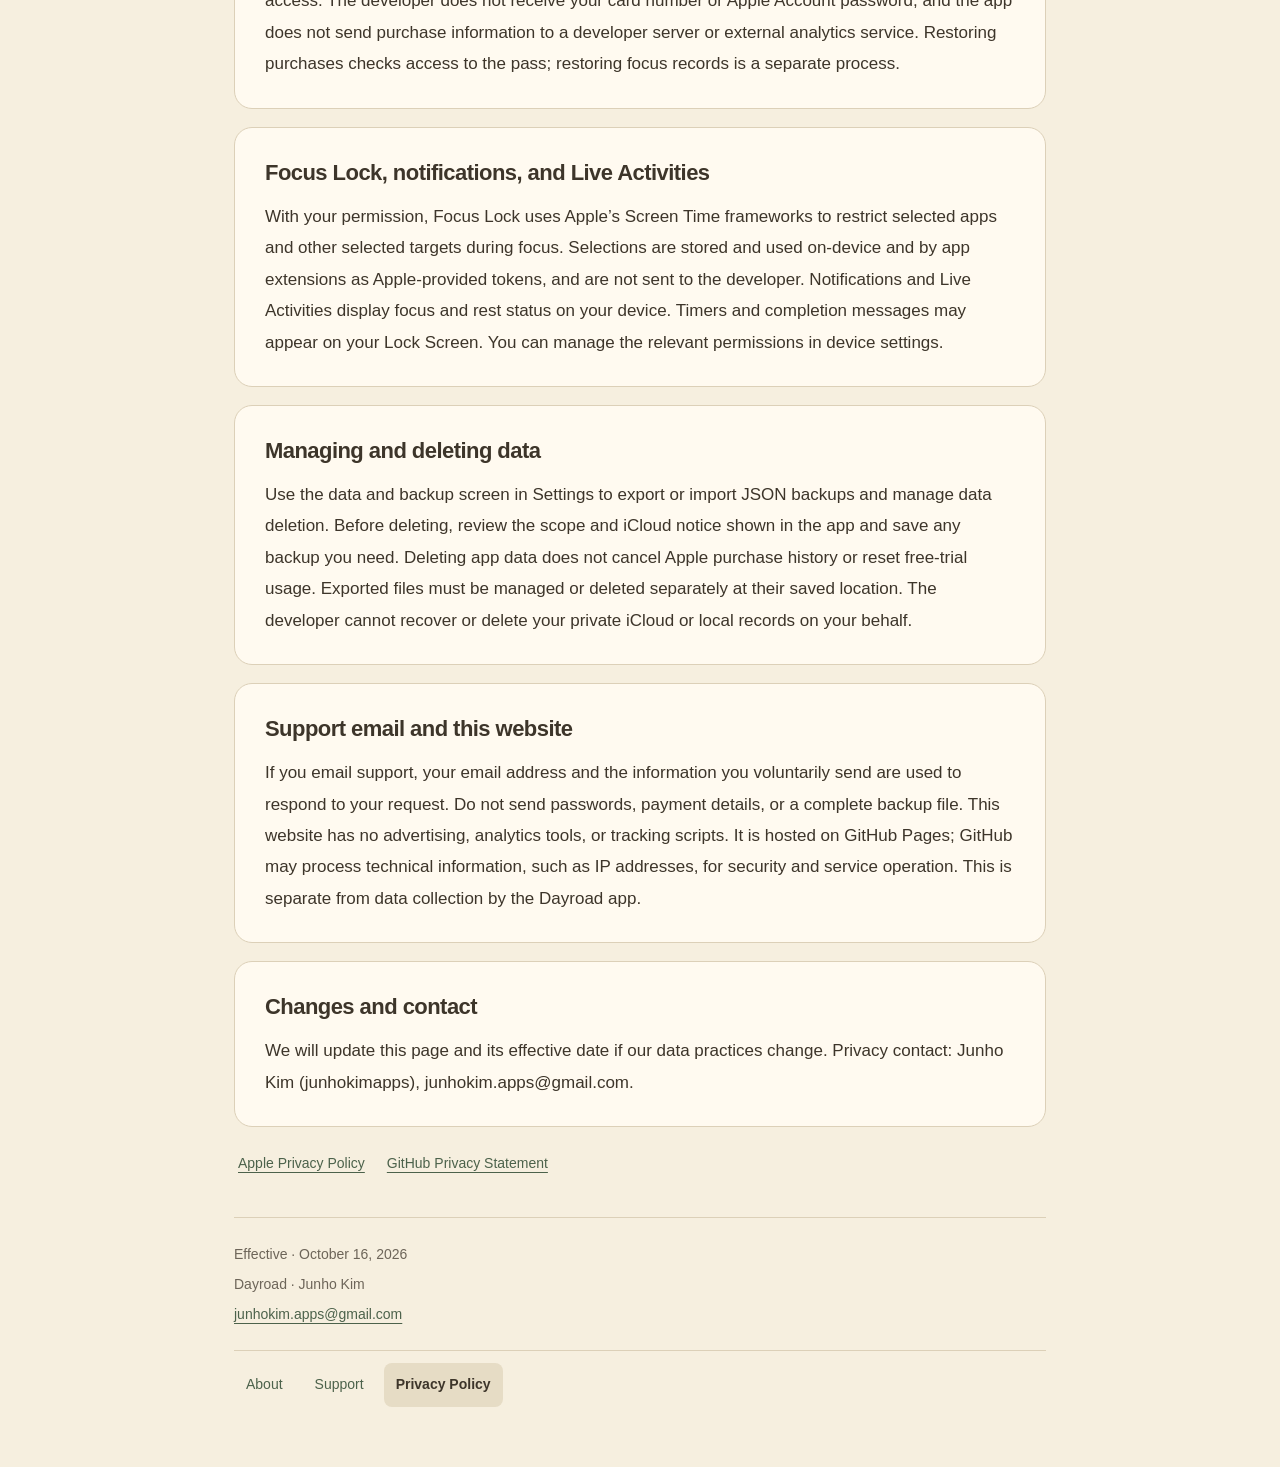
<file: en-privacy.html>
<!doctype html>
<html lang="en"><head><meta charset="utf-8"><meta name="viewport" content="width=device-width, initial-scale=1"><title>Privacy Policy · Dayroad</title><meta name="description" content="Your records, on your device and in your private iCloud."><link rel="canonical" href="https://junhokimapps.github.io/dayroad-support/en-privacy.html"><link rel="icon" href="icon.png" type="image/png"><link rel="stylesheet" href="style.css"><link rel="alternate" hreflang="ko" href="https://junhokimapps.github.io/dayroad-support/privacy.html"><link rel="alternate" hreflang="en" href="https://junhokimapps.github.io/dayroad-support/en-privacy.html"><link rel="alternate" hreflang="ja" href="https://junhokimapps.github.io/dayroad-support/ja-privacy.html"></head><body><a class="skip" href="#content">Skip to content</a><div class="page"><header><div class="topbar"><a class="brand" href="en-index.html"><img src="icon.png" width="52" height="52" alt="Dayroad"><span>Dayroad</span></a><nav class="languages" aria-label="Choose language"><a href="privacy.html" lang="ko" hreflang="ko">한국어</a><a href="ja-privacy.html" lang="ja" hreflang="ja">日本語</a><a href="en-privacy.html" lang="en" hreflang="en" aria-current="page">English</a></nav></div><nav class="pages" aria-label="Page navigation"><a href="en-index.html">About</a><a href="en-support.html">Support</a><a href="en-privacy.html" aria-current="page">Privacy Policy</a></nav></header><main id="content"><div class="hero"><p class="eyebrow">DAYROAD · FOCUS DRIVE</p><h1>Privacy Policy</h1><p class="lead">Your records, on your device and in your private iCloud.</p></div><section class="card" id="section-1"><h2>Data collection by the app</h2><p>Dayroad 1.0 does not operate a developer server or automatically send user data to the developer, advertisers, or analytics providers. It has no advertising, tracking, or third-party analytics or diagnostics SDKs. This does not mean data never leaves your device: private iCloud sync and backups you choose to save use Apple or your selected storage service.</p></section><section class="card" id="section-2"><h2>Data stored on your device</h2><p>Focus sessions and accumulated focus time, Stamps, Home progress, customization and name preferences, and app settings are stored on your device to provide app features. Usage of the cumulative 75-minute free trial is stored separately in the device Keychain, not in iCloud sync or JSON backups. Purchase entitlement is managed separately from progress records.</p></section><section class="card" id="section-3"><h2>Private iCloud sync</h2><p>When iCloud is available, focus records, Stamps, Home progress, and some settings automatically sync between devices using the same iCloud account through your private CloudKit database. They are not sent to a public database or developer server, and the developer cannot read these private records. A hashed identifier used to distinguish iCloud account changes is kept on the device. Apple’s services and privacy policy govern iCloud storage and transfer.</p></section><section class="card" id="section-4"><h2>JSON backups</h2><p>When you choose to export a backup, the app creates a JSON file containing records, progress, customization, and some settings, and saves it to a location you choose. Import reads your selected file, merges records, and applies the backed-up settings. Purchase entitlement and free-trial usage are not restored or changed by a backup. If you save or share a file through another service, that service’s policies apply. Keep backups secure because they contain personal records.</p></section><section class="card" id="section-5"><h2>App Store purchases</h2><p>The Focus Drive Pass is a non-consumable, one-time StoreKit purchase, not a subscription. Apple processes payments and purchase history; the app checks verified transactions to determine access. The developer does not receive your card number or Apple Account password, and the app does not send purchase information to a developer server or external analytics service. Restoring purchases checks access to the pass; restoring focus records is a separate process.</p></section><section class="card" id="section-6"><h2>Focus Lock, notifications, and Live Activities</h2><p>With your permission, Focus Lock uses Apple’s Screen Time frameworks to restrict selected apps and other selected targets during focus. Selections are stored and used on-device and by app extensions as Apple-provided tokens, and are not sent to the developer. Notifications and Live Activities display focus and rest status on your device. Timers and completion messages may appear on your Lock Screen. You can manage the relevant permissions in device settings.</p></section><section class="card" id="section-7"><h2>Managing and deleting data</h2><p>Use the data and backup screen in Settings to export or import JSON backups and manage data deletion. Before deleting, review the scope and iCloud notice shown in the app and save any backup you need. Deleting app data does not cancel Apple purchase history or reset free-trial usage. Exported files must be managed or deleted separately at their saved location. The developer cannot recover or delete your private iCloud or local records on your behalf.</p></section><section class="card" id="section-8"><h2>Support email and this website</h2><p>If you email support, your email address and the information you voluntarily send are used to respond to your request. Do not send passwords, payment details, or a complete backup file. This website has no advertising, analytics tools, or tracking scripts. It is hosted on GitHub Pages; GitHub may process technical information, such as IP addresses, for security and service operation. This is separate from data collection by the Dayroad app.</p></section><section class="card" id="section-9"><h2>Changes and contact</h2><p>We will update this page and its effective date if our data practices change. Privacy contact: Junho Kim (junhokimapps), junhokim.apps@gmail.com.</p></section><aside class="references"><a href="https://www.apple.com/legal/privacy/">Apple Privacy Policy</a><a href="https://docs.github.com/en/site-policy/privacy-policies/github-general-privacy-statement">GitHub Privacy Statement</a></aside></main><footer><p>Effective · October 16, 2026</p><p>Dayroad · Junho Kim</p><a href="mailto:junhokim.apps@gmail.com">junhokim.apps@gmail.com</a><nav class="pages" aria-label="Page navigation"><a href="en-index.html">About</a><a href="en-support.html">Support</a><a href="en-privacy.html" aria-current="page">Privacy Policy</a></nav></footer></div></body></html>
</file>
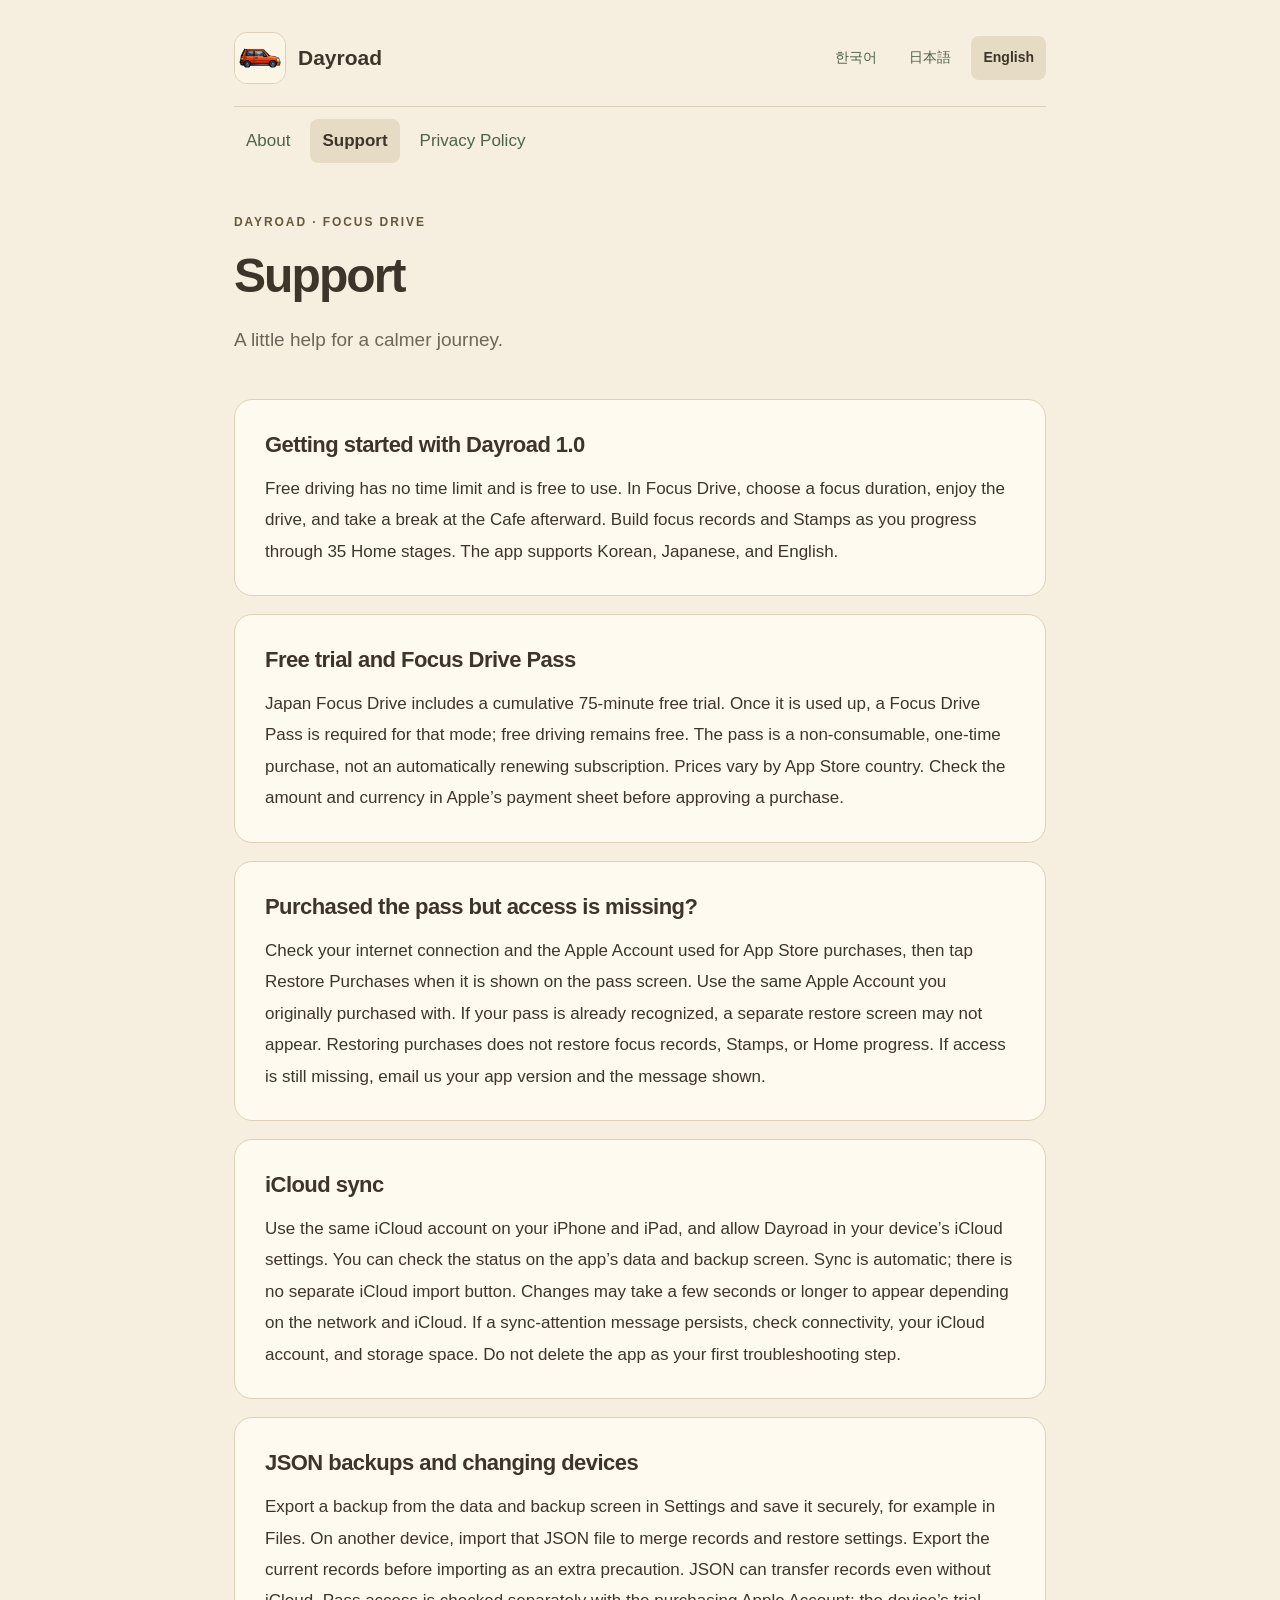
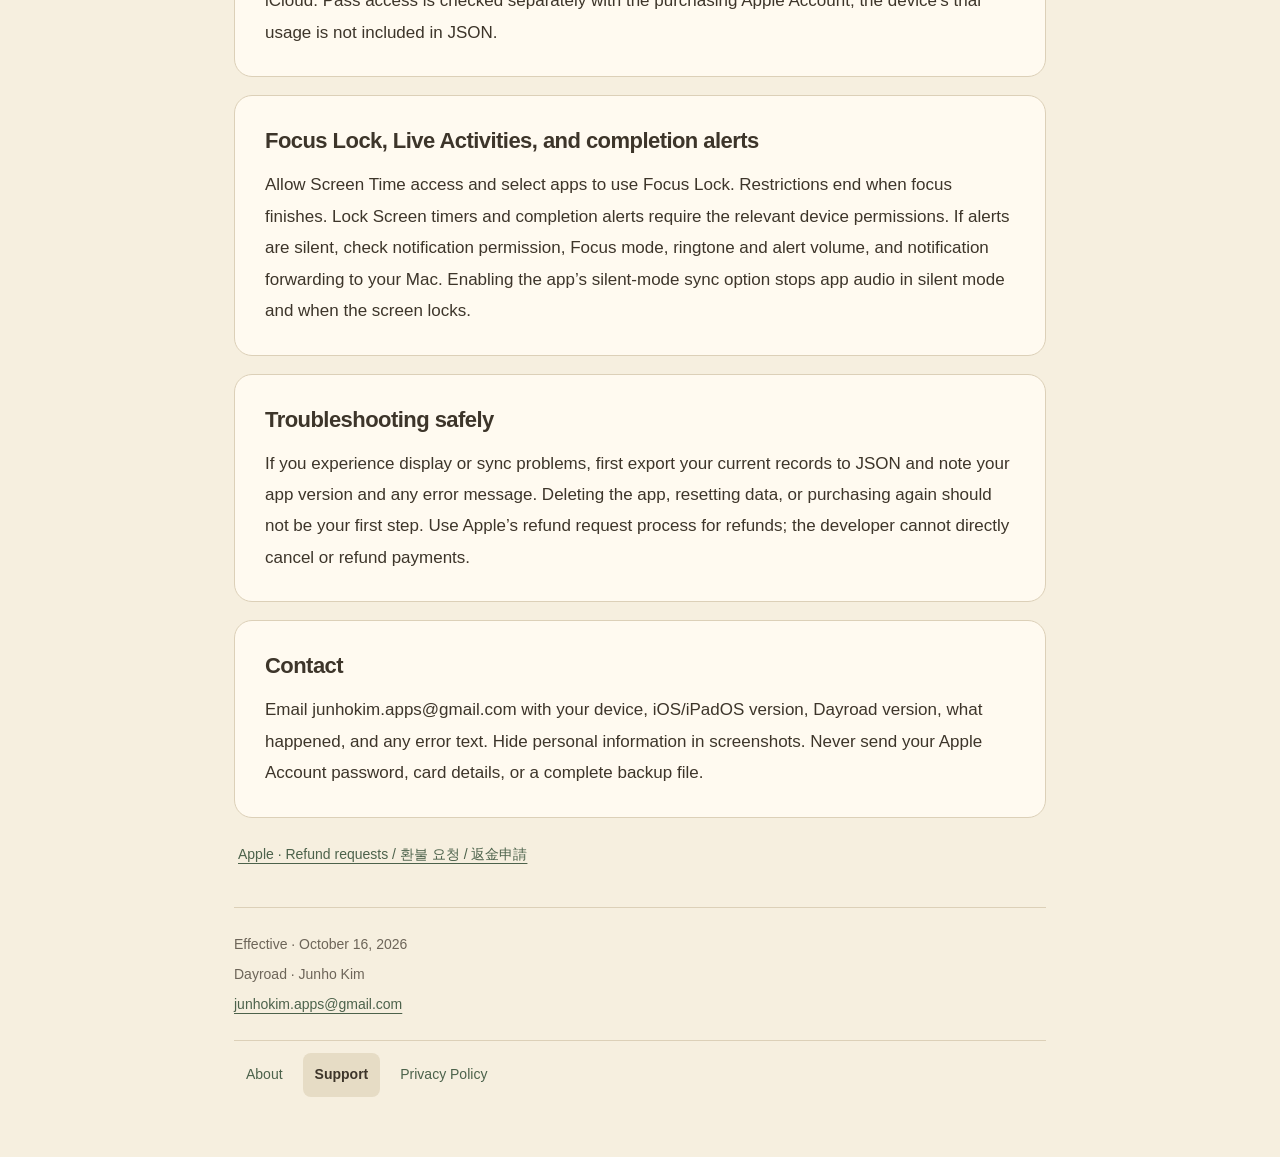
<file: en-support.html>
<!doctype html>
<html lang="en"><head><meta charset="utf-8"><meta name="viewport" content="width=device-width, initial-scale=1"><title>Support · Dayroad</title><meta name="description" content="A little help for a calmer journey."><link rel="canonical" href="https://junhokimapps.github.io/dayroad-support/en-support.html"><link rel="icon" href="icon.png" type="image/png"><link rel="stylesheet" href="style.css"><link rel="alternate" hreflang="ko" href="https://junhokimapps.github.io/dayroad-support/support.html"><link rel="alternate" hreflang="en" href="https://junhokimapps.github.io/dayroad-support/en-support.html"><link rel="alternate" hreflang="ja" href="https://junhokimapps.github.io/dayroad-support/ja-support.html"></head><body><a class="skip" href="#content">Skip to content</a><div class="page"><header><div class="topbar"><a class="brand" href="en-index.html"><img src="icon.png" width="52" height="52" alt="Dayroad"><span>Dayroad</span></a><nav class="languages" aria-label="Choose language"><a href="support.html" lang="ko" hreflang="ko">한국어</a><a href="ja-support.html" lang="ja" hreflang="ja">日本語</a><a href="en-support.html" lang="en" hreflang="en" aria-current="page">English</a></nav></div><nav class="pages" aria-label="Page navigation"><a href="en-index.html">About</a><a href="en-support.html" aria-current="page">Support</a><a href="en-privacy.html">Privacy Policy</a></nav></header><main id="content"><div class="hero"><p class="eyebrow">DAYROAD · FOCUS DRIVE</p><h1>Support</h1><p class="lead">A little help for a calmer journey.</p></div><section class="card" id="section-1"><h2>Getting started with Dayroad 1.0</h2><p>Free driving has no time limit and is free to use. In Focus Drive, choose a focus duration, enjoy the drive, and take a break at the Cafe afterward. Build focus records and Stamps as you progress through 35 Home stages. The app supports Korean, Japanese, and English.</p></section><section class="card" id="section-2"><h2>Free trial and Focus Drive Pass</h2><p>Japan Focus Drive includes a cumulative 75-minute free trial. Once it is used up, a Focus Drive Pass is required for that mode; free driving remains free. The pass is a non-consumable, one-time purchase, not an automatically renewing subscription. Prices vary by App Store country. Check the amount and currency in Apple’s payment sheet before approving a purchase.</p></section><section class="card" id="section-3"><h2>Purchased the pass but access is missing?</h2><p>Check your internet connection and the Apple Account used for App Store purchases, then tap Restore Purchases when it is shown on the pass screen. Use the same Apple Account you originally purchased with. If your pass is already recognized, a separate restore screen may not appear. Restoring purchases does not restore focus records, Stamps, or Home progress. If access is still missing, email us your app version and the message shown.</p></section><section class="card" id="section-4"><h2>iCloud sync</h2><p>Use the same iCloud account on your iPhone and iPad, and allow Dayroad in your device’s iCloud settings. You can check the status on the app’s data and backup screen. Sync is automatic; there is no separate iCloud import button. Changes may take a few seconds or longer to appear depending on the network and iCloud. If a sync-attention message persists, check connectivity, your iCloud account, and storage space. Do not delete the app as your first troubleshooting step.</p></section><section class="card" id="section-5"><h2>JSON backups and changing devices</h2><p>Export a backup from the data and backup screen in Settings and save it securely, for example in Files. On another device, import that JSON file to merge records and restore settings. Export the current records before importing as an extra precaution. JSON can transfer records even without iCloud. Pass access is checked separately with the purchasing Apple Account; the device’s trial usage is not included in JSON.</p></section><section class="card" id="section-6"><h2>Focus Lock, Live Activities, and completion alerts</h2><p>Allow Screen Time access and select apps to use Focus Lock. Restrictions end when focus finishes. Lock Screen timers and completion alerts require the relevant device permissions. If alerts are silent, check notification permission, Focus mode, ringtone and alert volume, and notification forwarding to your Mac. Enabling the app’s silent-mode sync option stops app audio in silent mode and when the screen locks.</p></section><section class="card" id="section-7"><h2>Troubleshooting safely</h2><p>If you experience display or sync problems, first export your current records to JSON and note your app version and any error message. Deleting the app, resetting data, or purchasing again should not be your first step. Use Apple’s refund request process for refunds; the developer cannot directly cancel or refund payments.</p></section><section class="card" id="section-8"><h2>Contact</h2><p>Email junhokim.apps@gmail.com with your device, iOS/iPadOS version, Dayroad version, what happened, and any error text. Hide personal information in screenshots. Never send your Apple Account password, card details, or a complete backup file.</p></section><aside class="references"><a href="https://reportaproblem.apple.com/">Apple · Refund requests / 환불 요청 / 返金申請</a></aside></main><footer><p>Effective · October 16, 2026</p><p>Dayroad · Junho Kim</p><a href="mailto:junhokim.apps@gmail.com">junhokim.apps@gmail.com</a><nav class="pages" aria-label="Page navigation"><a href="en-index.html">About</a><a href="en-support.html" aria-current="page">Support</a><a href="en-privacy.html">Privacy Policy</a></nav></footer></div></body></html>
</file>
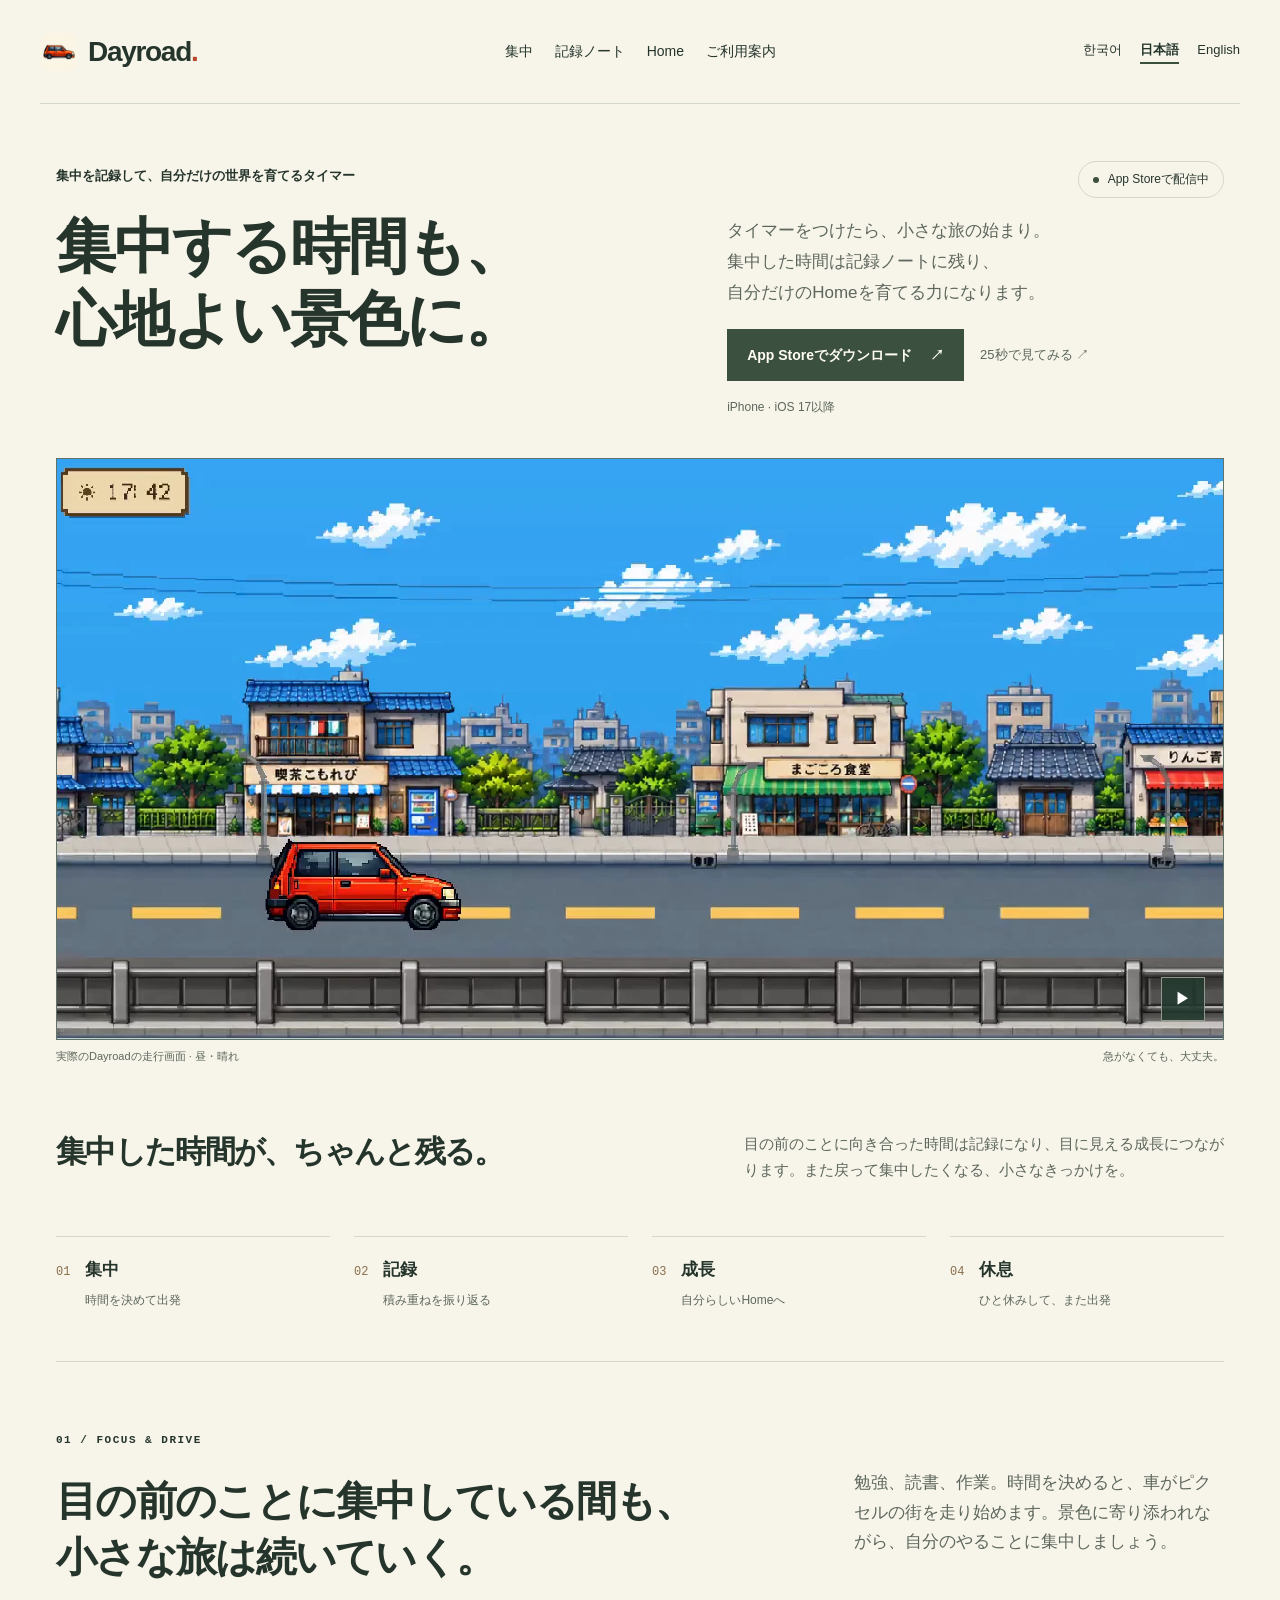
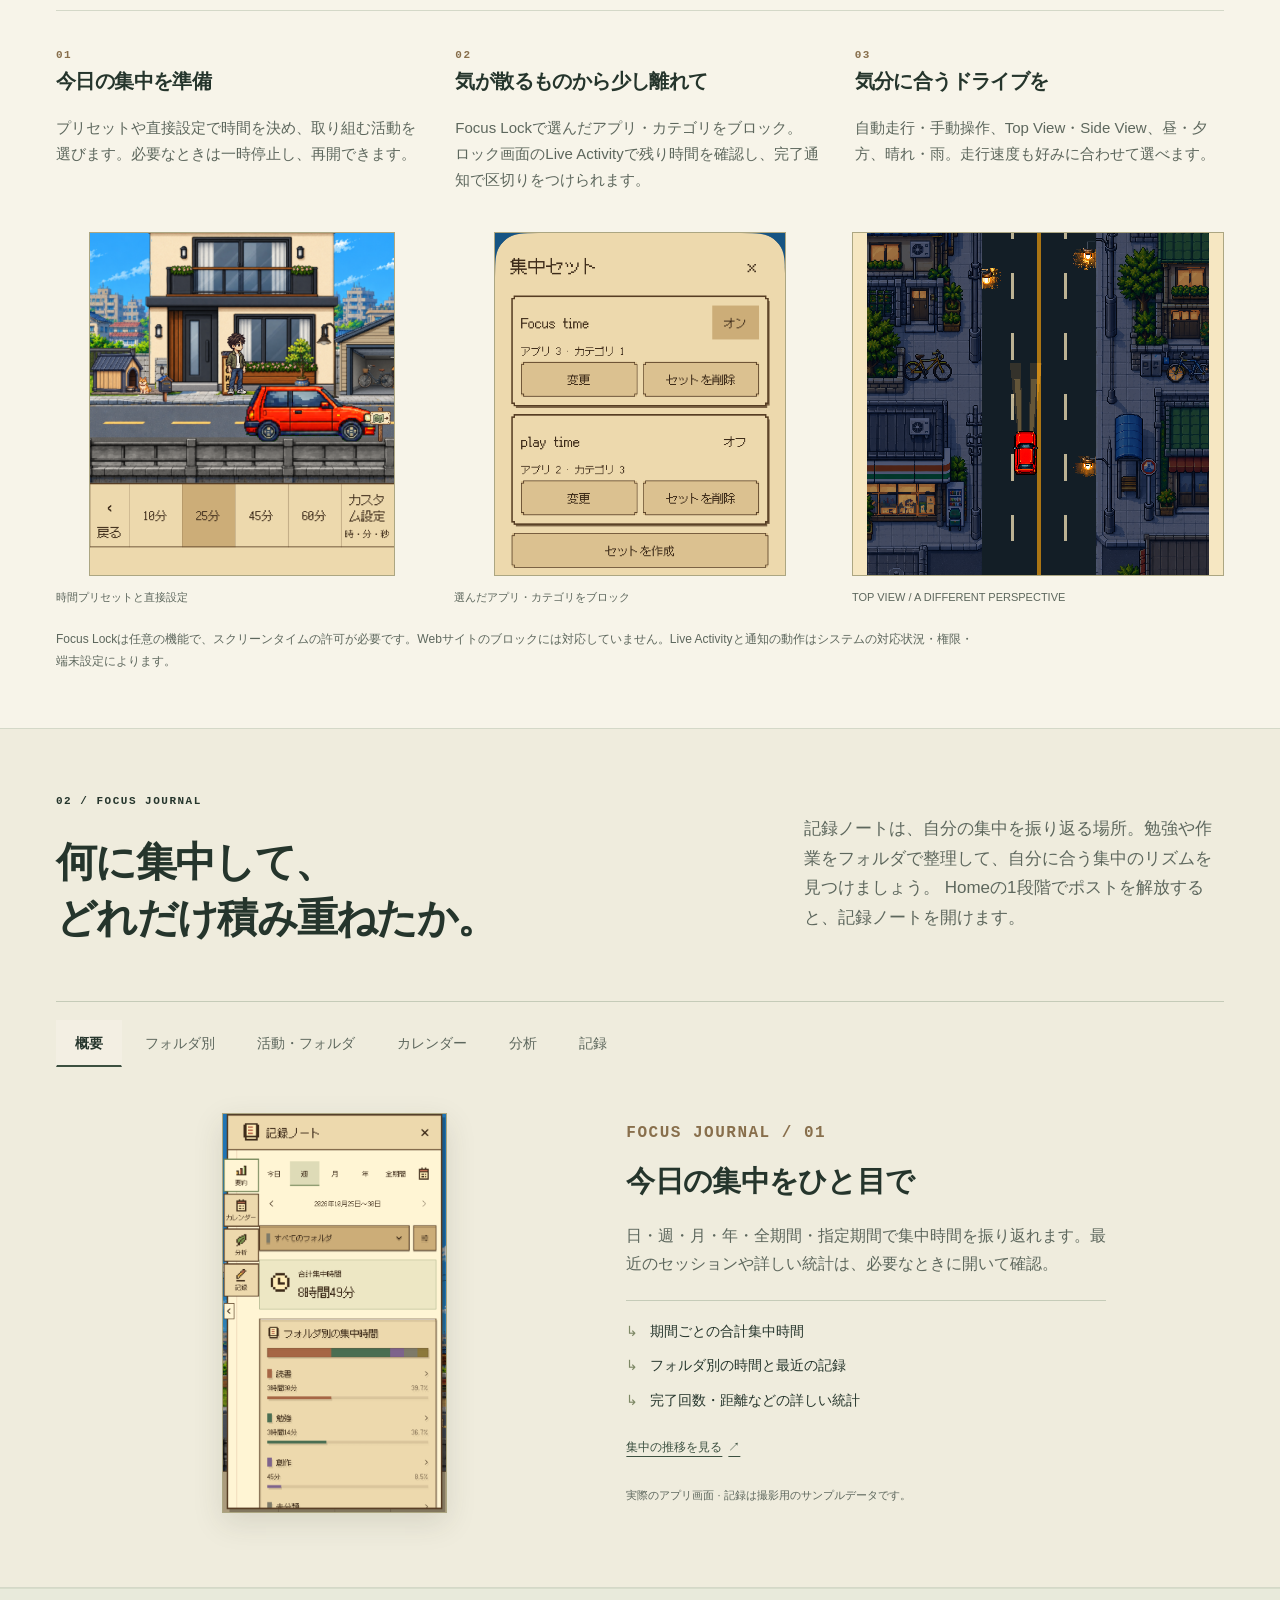
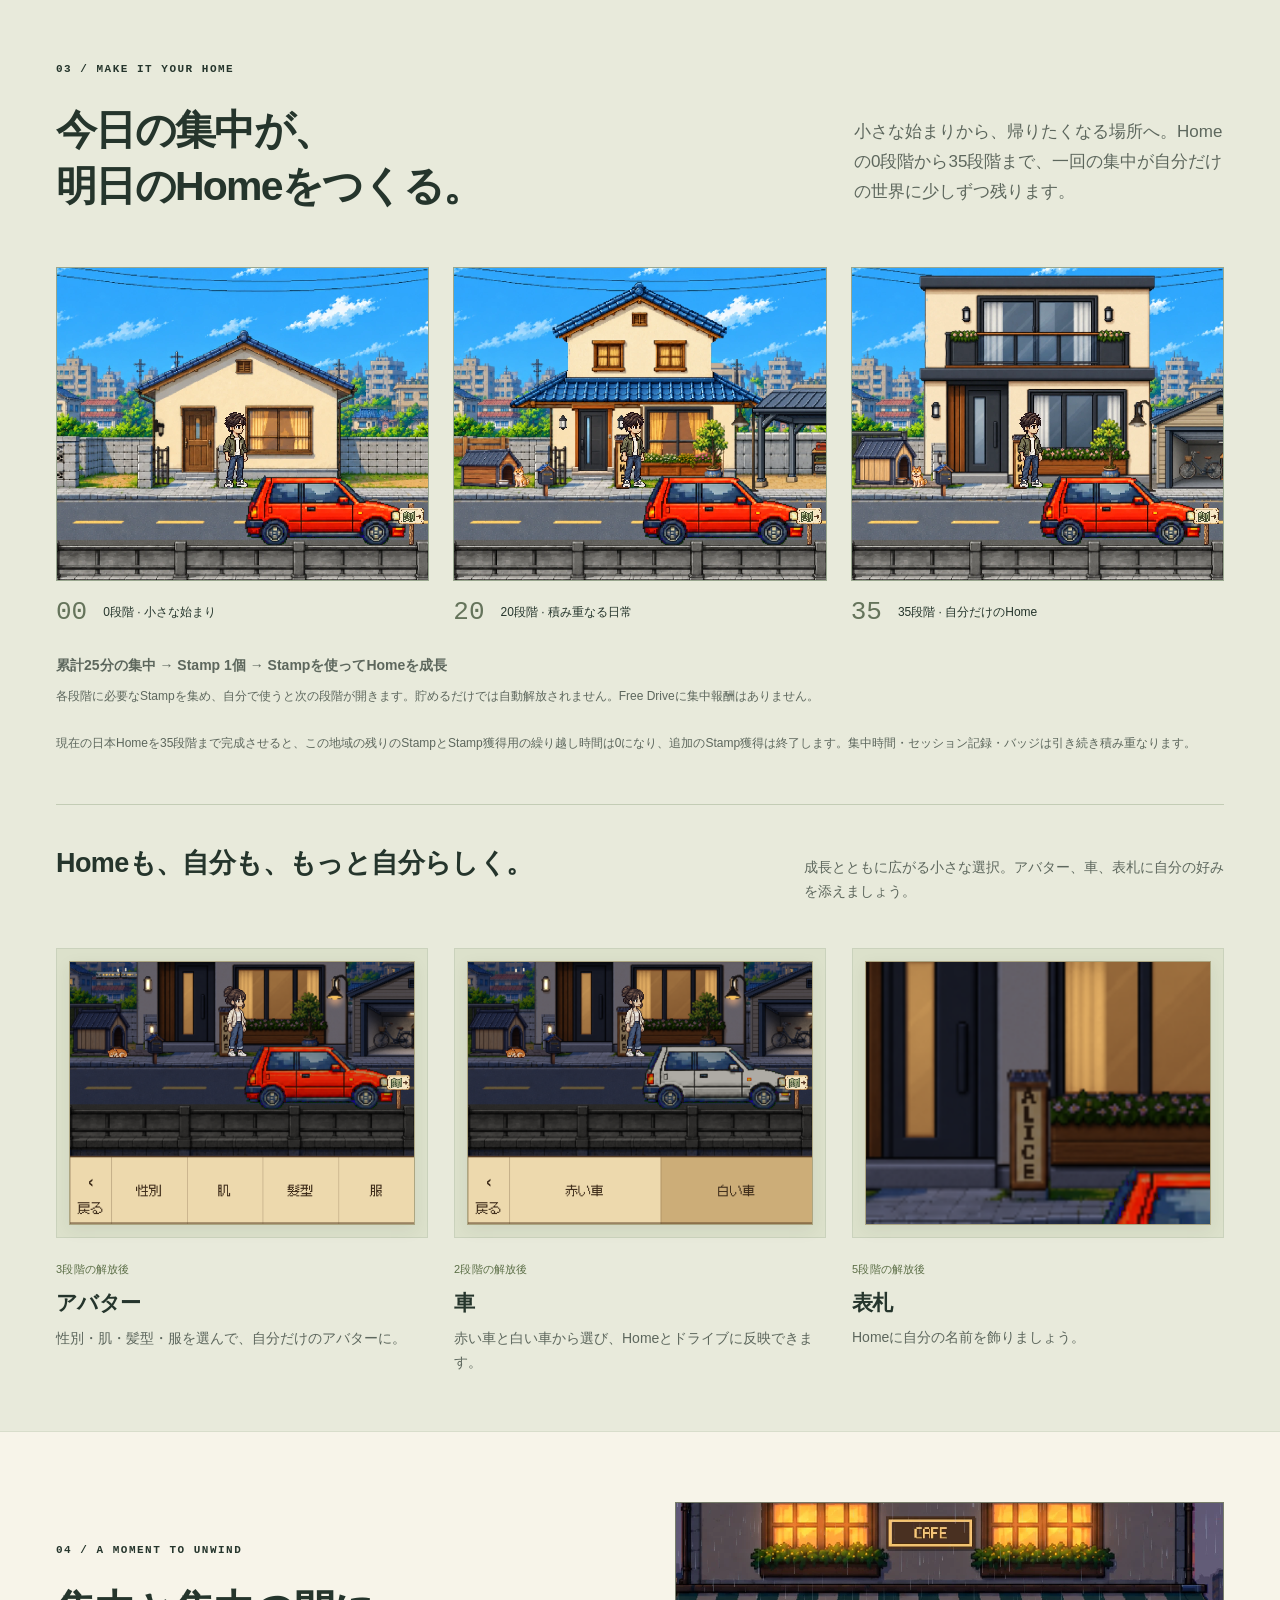
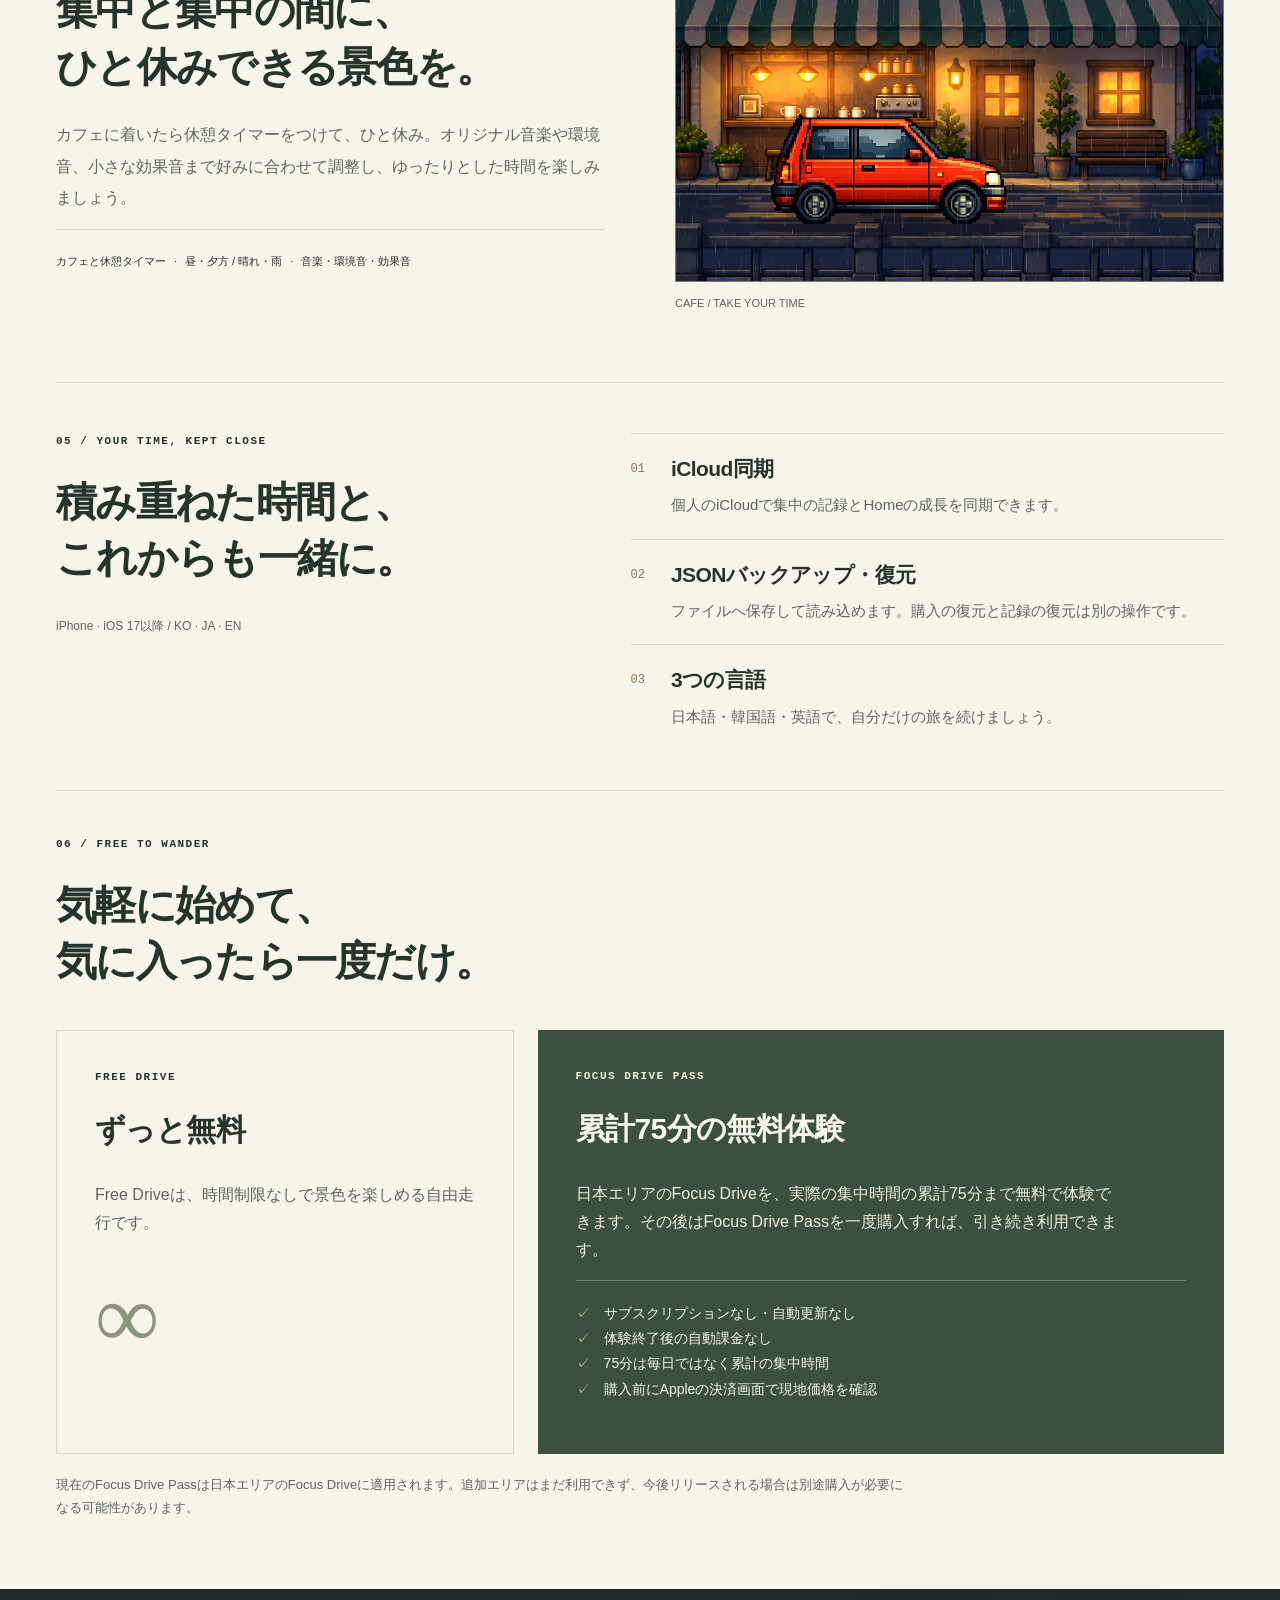
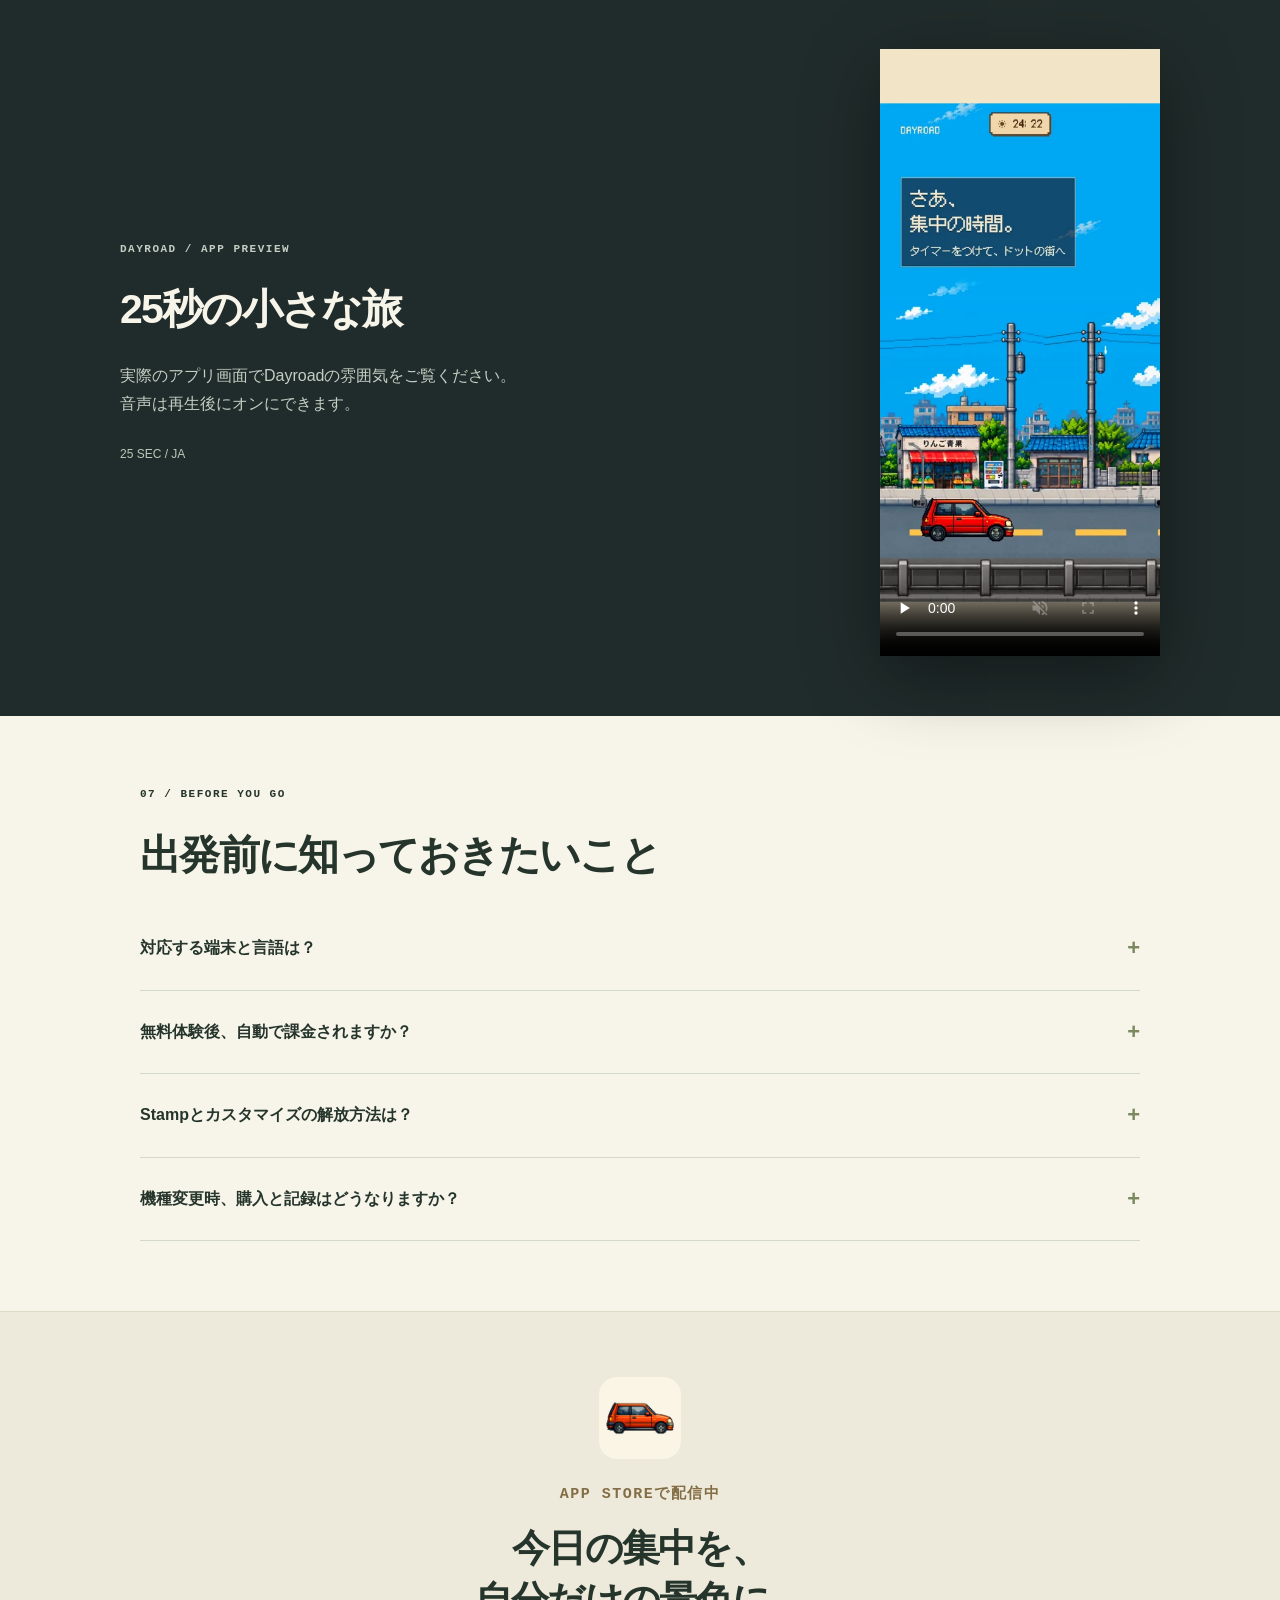
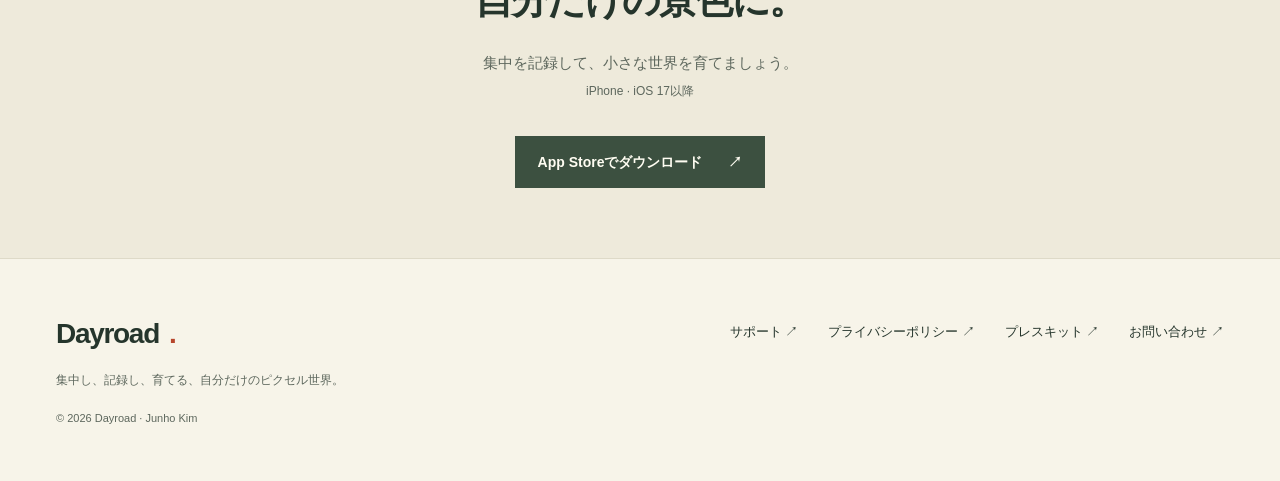
<file: ja-index.html>
<!doctype html>
<html lang="ja"><head><meta charset="utf-8"><meta name="viewport" content="width=device-width,initial-scale=1">
<title>Dayroad — 集中を記録して、自分だけの世界を育てよう</title><meta name="description" content="ピクセルドライブと楽しむ集中タイマー、Dayroad。Focus Journalで集中を振り返り、Stampで35段階のHomeを育てよう。Free Driveは時間制限なしで無料。Focus Driveは累計75分の無料体験後、買い切りで利用できます。"><meta name="theme-color" content="#f7f4e9">
<link rel="canonical" href="https://junhokimapps.github.io/dayroad-support/ja-index.html"><link rel="alternate" hreflang="ko" href="https://junhokimapps.github.io/dayroad-support/"><link rel="alternate" hreflang="ja" href="https://junhokimapps.github.io/dayroad-support/ja-index.html"><link rel="alternate" hreflang="en" href="https://junhokimapps.github.io/dayroad-support/en-index.html"><link rel="alternate" hreflang="x-default" href="https://junhokimapps.github.io/dayroad-support/">
<meta property="og:type" content="website"><meta property="og:title" content="Dayroad — 集中を記録して、自分だけの世界を育てよう"><meta property="og:description" content="ピクセルドライブと楽しむ集中タイマー、Dayroad。Focus Journalで集中を振り返り、Stampで35段階のHomeを育てよう。Free Driveは時間制限なしで無料。Focus Driveは累計75分の無料体験後、買い切りで利用できます。"><meta property="og:url" content="https://junhokimapps.github.io/dayroad-support/ja-index.html"><meta property="og:image" content="https://junhokimapps.github.io/dayroad-support/assets/drive-poster.webp"><meta property="og:image:alt" content="実際のDayroadの走行画面 · 昼・晴れ"><meta property="og:site_name" content="Dayroad"><meta property="og:locale" content="ja_JP"><meta name="twitter:card" content="summary_large_image">
<link rel="icon" href="icon.png"><link rel="stylesheet" href="landing.css?v=v2-final-media-20261030"><script src="landing.js?v=v2-20261030" defer></script>
</head><body><a class="skip" href="#content">本文へスキップ</a>
<header class="header"><a class="brand" href="ja-index.html"><img src="icon.png" width="38" height="38" alt=""><span>Dayroad<span class="brand-dot">.</span></span></a><nav class="main-nav" aria-label="Dayroad"><a href="#experience">集中</a><a href="#journal">記録ノート</a><a href="#home">Home</a><a href="#access">ご利用案内</a></nav><nav class="languages" aria-label="言語を選択"><a href="index.html" lang="ko" hreflang="ko">한국어</a><a href="ja-index.html" lang="ja" hreflang="ja" aria-current="page">日本語</a><a href="en-index.html" lang="en" hreflang="en">English</a></nav></header>
<main id="content">
<section class="hero wrap"><div class="hero-copy"><p class="eyebrow identity">集中を記録して、自分だけの世界を育てるタイマー</p><h1>集中する時間も、<br>心地よい景色に。</h1><p class="intro">タイマーをつけたら、小さな旅の始まり。<br>集中した時間は記録ノートに残り、<br>自分だけのHomeを育てる力になります。</p><div class="hero-actions"><a class="button" href="https://apps.apple.com/app/id6821862731">App Storeでダウンロード <span aria-hidden="true">↗</span></a><a class="preview-link" href="#preview">25秒で見てみる <span aria-hidden="true">↗</span></a><span class="device-note">iPhone · iOS 17以降</span></div></div><div class="hero-note"><span class="status"><i aria-hidden="true"></i>App Storeで配信中</span></div>
<div class="road-frame"><video id="hero-video" width="1280" height="636" muted loop playsinline preload="none" poster="assets/drive-poster.webp" aria-label="実際のDayroadの走行画面 · 昼・晴れ"><source data-src="assets/drive-day.mp4" type="video/mp4"></video><button id="motion" type="button" data-play="走行動画を再生" data-pause="走行動画を一時停止" aria-label="走行動画を再生">▶</button></div><div class="image-caption"><span>実際のDayroadの走行画面 · 昼・晴れ</span><span>急がなくても、大丈夫。</span></div></section>
<section class="focus-cycle wrap"><div class="split-heading"><h2>集中した時間が、ちゃんと残る。</h2><p>目の前のことに向き合った時間は記録になり、目に見える成長につながります。また戻って集中したくなる、小さなきっかけを。</p></div><ol><li><span class="flow-no">01</span><div><strong>集中</strong><span>時間を決めて出発</span></div></li><li><span class="flow-no">02</span><div><strong>記録</strong><span>積み重ねを振り返る</span></div></li><li><span class="flow-no">03</span><div><strong>成長</strong><span>自分らしいHomeへ</span></div></li><li><span class="flow-no">04</span><div><strong>休息</strong><span>ひと休みして、また出発</span></div></li></ol></section>
<section class="focus-section wrap" id="experience"><div class="split-heading"><div><p class="eyebrow">01 / FOCUS & DRIVE</p><h2>目の前のことに集中している間も、<br>小さな旅は続いていく。</h2></div><p>勉強、読書、作業。時間を決めると、車がピクセルの街を走り始めます。景色に寄り添われながら、自分のやることに集中しましょう。</p></div><div class="steps"><article class="step"><span class="eyebrow">01</span><h3>今日の集中を準備</h3><p>プリセットや直接設定で時間を決め、取り組む活動を選びます。必要なときは一時停止し、再開できます。</p></article><article class="step"><span class="eyebrow">02</span><h3>気が散るものから少し離れて</h3><p>Focus Lockで選んだアプリ・カテゴリをブロック。ロック画面のLive Activityで残り時間を確認し、完了通知で区切りをつけられます。</p></article><article class="step"><span class="eyebrow">03</span><h3>気分に合うドライブを</h3><p>自動走行・手動操作、Top View・Side View、昼・夕方、晴れ・雨。走行速度も好みに合わせて選べます。</p></article></div><div class="focus-scenes"><figure><a class="screen-link " href="assets/screens/ja/focus-presets.webp" data-zoom aria-label="画面を大きく見る: 時間プリセットと直接設定"><img src="assets/screens/ja/focus-presets.webp" width="1080" height="1217" loading="lazy" decoding="async" alt="時間プリセットと直接設定" class=""><span class="zoom-label">画面を大きく見る <span aria-hidden="true">↗</span></span></a><figcaption>時間プリセットと直接設定</figcaption></figure><figure><a class="screen-link " href="assets/screens/ja/focus-lock-selected.webp" data-zoom aria-label="画面を大きく見る: 選んだアプリ・カテゴリをブロック"><img src="assets/screens/ja/focus-lock-selected.webp" width="1125" height="1330" loading="lazy" decoding="async" alt="選んだアプリ・カテゴリをブロック" class=""><span class="zoom-label">画面を大きく見る <span aria-hidden="true">↗</span></span></a><figcaption>選んだアプリ・カテゴリをブロック</figcaption></figure><figure class="focus-landscape"><a class="screen-link " href="assets/screens/ja/top-drive.webp" data-zoom aria-label="画面を大きく見る: 実際のDayroadのTop View走行風景"><img src="assets/screens/ja/top-drive.webp" width="1086" height="1086" loading="lazy" decoding="async" alt="実際のDayroadのTop View走行風景" class=""><span class="zoom-label">画面を大きく見る <span aria-hidden="true">↗</span></span></a><figcaption>TOP VIEW / A DIFFERENT PERSPECTIVE</figcaption></figure></div><p class="small focus-permissions">Focus Lockは任意の機能で、スクリーンタイムの許可が必要です。Webサイトのブロックには対応していません。Live Activityと通知の動作はシステムの対応状況・権限・端末設定によります。</p></section>
<section class="journal" id="journal"><div class="wrap"><div class="split-heading"><div><p class="eyebrow">02 / FOCUS JOURNAL</p><h2>何に集中して、<br>どれだけ積み重ねたか。</h2></div><p>記録ノートは、自分の集中を振り返る場所。勉強や作業をフォルダで整理して、自分に合う集中のリズムを見つけましょう。 Homeの1段階でポストを解放すると、記録ノートを開けます。</p></div><div class="journal-gallery" data-tabs><div class="journal-tabs" aria-label="Focus Journal"><button type="button" id="journal-tab-0" aria-controls="journal-panel-0" data-tab="0">概要</button><button type="button" id="journal-tab-1" aria-controls="journal-panel-1" data-tab="1">フォルダ別</button><button type="button" id="journal-tab-2" aria-controls="journal-panel-2" data-tab="2">活動・フォルダ</button><button type="button" id="journal-tab-3" aria-controls="journal-panel-3" data-tab="3">カレンダー</button><button type="button" id="journal-tab-4" aria-controls="journal-panel-4" data-tab="4">分析</button><button type="button" id="journal-tab-5" aria-controls="journal-panel-5" data-tab="5">記録</button></div><div class="journal-panels"><section class="journal-panel" id="journal-panel-0" aria-labelledby="journal-tab-0" data-panel="0"><figure><a class="screen-link " href="assets/screens/ja/journal-overview.webp" data-zoom aria-label="画面を大きく見る: 概要"><img src="assets/screens/ja/journal-overview.webp" width="1206" height="2155" loading="lazy" decoding="async" alt="概要" class=""><span class="zoom-label">画面を大きく見る <span aria-hidden="true">↗</span></span></a></figure><div class="journal-panel-copy"><p class="eyebrow">FOCUS JOURNAL / 01</p><h3>今日の集中をひと目で</h3><p>日・週・月・年・全期間・指定期間で集中時間を振り返れます。最近のセッションや詳しい統計は、必要なときに開いて確認。</p><ul class="plain-points"><li>期間ごとの合計集中時間</li><li>フォルダ別の時間と最近の記録</li><li>完了回数・距離などの詳しい統計</li></ul><div class="related-screens"><a href="assets/screens/ja/journal-trends.webp" data-zoom data-image-alt="集中の推移を見る">集中の推移を見る <span aria-hidden="true">↗</span></a></div><p class="sample-note">実際のアプリ画面 · 記録は撮影用のサンプルデータです。</p></div></section><section class="journal-panel" id="journal-panel-1" aria-labelledby="journal-tab-1" data-panel="1"><figure><a class="screen-link " href="assets/screens/ja/journal-folders.webp" data-zoom aria-label="画面を大きく見る: フォルダ別"><img src="assets/screens/ja/journal-folders.webp" width="1206" height="2155" loading="lazy" decoding="async" alt="フォルダ別" class=""><span class="zoom-label">画面を大きく見る <span aria-hidden="true">↗</span></span></a></figure><div class="journal-panel-copy"><p class="eyebrow">FOCUS JOURNAL / 02</p><h3>時間をかけたことが見えてくる</h3><p>勉強、仕事、個人プロジェクト。フォルダとサブフォルダに積み重ねた時間を比較し、選んだフォルダの記録を詳しく見られます。</p><ul class="plain-points"><li>親フォルダとサブフォルダの時間</li><li>フォルダ別・活動別の集中時間</li><li>フォルダを選んで記録や分析を表示</li></ul><p class="sample-note">実際のアプリ画面 · 記録は撮影用のサンプルデータです。</p></div></section><section class="journal-panel" id="journal-panel-2" aria-labelledby="journal-tab-2" data-panel="2"><figure><a class="screen-link " href="assets/screens/ja/journal-activities.webp" data-zoom aria-label="画面を大きく見る: 活動・フォルダ"><img src="assets/screens/ja/journal-activities.webp" width="1206" height="2363" loading="lazy" decoding="async" alt="活動・フォルダ" class=""><span class="zoom-label">画面を大きく見る <span aria-hidden="true">↗</span></span></a></figure><div class="journal-panel-copy"><p class="eyebrow">FOCUS JOURNAL / 03</p><h3>毎回入力しなくても大丈夫</h3><p>よく取り組む活動を保存して、最近使った活動やお気に入りから選択。フォルダとサブフォルダで整理すれば、次の集中も気軽に始められます。</p><ul class="plain-points"><li>保存した活動・最近・お気に入り</li><li>フォルダとサブフォルダの管理</li><li>活動名・分類・お気に入りの編集</li></ul><div class="related-screens"><a href="assets/screens/ja/journal-favorites.webp" data-zoom data-image-alt="最近・お気に入りを見る">最近・お気に入りを見る <span aria-hidden="true">↗</span></a></div><p class="sample-note">実際のアプリ画面 · 記録は撮影用のサンプルデータです。</p></div></section><section class="journal-panel" id="journal-panel-3" aria-labelledby="journal-tab-3" data-panel="3"><figure><a class="screen-link " href="assets/screens/ja/journal-calendar.webp" data-zoom aria-label="画面を大きく見る: カレンダー"><img src="assets/screens/ja/journal-calendar.webp" width="1206" height="2155" loading="lazy" decoding="async" alt="カレンダー" class=""><span class="zoom-label">画面を大きく見る <span aria-hidden="true">↗</span></span></a></figure><div class="journal-panel-copy"><p class="eyebrow">FOCUS JOURNAL / 04</p><h3>カレンダーに残る積み重ね</h3><p>いつ、どれだけ集中したかをカレンダーで確認。日付を選んでその日のセッションを見返し、自分のペースで続けましょう。</p><ul class="plain-points"><li>日付ごとの集中時間</li><li>月・年の切り替え</li><li>選んだ日のセッション</li></ul><p class="sample-note">実際のアプリ画面 · 記録は撮影用のサンプルデータです。</p></div></section><section class="journal-panel" id="journal-panel-4" aria-labelledby="journal-tab-4" data-panel="4"><figure><a class="screen-link " href="assets/screens/ja/journal-analysis.webp" data-zoom aria-label="画面を大きく見る: 分析"><img src="assets/screens/ja/journal-analysis.webp" width="1206" height="2155" loading="lazy" decoding="async" alt="分析" class=""><span class="zoom-label">画面を大きく見る <span aria-hidden="true">↗</span></span></a></figure><div class="journal-panel-copy"><p class="eyebrow">FOCUS JOURNAL / 05</p><h3>自分に合うリズムを探して</h3><p>集中時間の変化や完了回数を確認し、曜日・時間帯・集中の長さごとの傾向を比較。次の集中を計画するヒントに。</p><ul class="plain-points"><li>日別・週別・月別の推移</li><li>曜日・時間帯・集中の長さ別の分析</li><li>完了率・平均・最長集中などの統計</li></ul><div class="related-screens"><a href="assets/screens/ja/journal-hours.webp" data-zoom data-image-alt="時間帯別の分析を見る">時間帯別の分析を見る <span aria-hidden="true">↗</span></a><a href="assets/screens/ja/journal-lengths.webp" data-zoom data-image-alt="集中の長さ別の分析を見る">集中の長さ別の分析を見る <span aria-hidden="true">↗</span></a></div><p class="sample-note">実際のアプリ画面 · 記録は撮影用のサンプルデータです。</p></div></section><section class="journal-panel" id="journal-panel-5" aria-labelledby="journal-tab-5" data-panel="5"><figure><a class="screen-link " href="assets/screens/ja/journal-records.webp" data-zoom aria-label="画面を大きく見る: 記録"><img src="assets/screens/ja/journal-records.webp" width="1206" height="2155" loading="lazy" decoding="async" alt="記録" class=""><span class="zoom-label">画面を大きく見る <span aria-hidden="true">↗</span></span></a></figure><div class="journal-panel-copy"><p class="eyebrow">FOCUS JOURNAL / 06</p><h3>一回の集中も、大切な記録</h3><p>期間やフォルダでセッションを探し、詳細を確認できます。活動名やフォルダを編集して、後から見返しやすい記録に。</p><ul class="plain-points"><li>期間・フォルダの絞り込みと詳細</li><li>活動名・フォルダの編集</li><li>実際の集中時間と完了状況</li></ul><div class="related-screens"><a href="assets/screens/ja/journal-detail.webp" data-zoom data-image-alt="セッションの詳細を見る">セッションの詳細を見る <span aria-hidden="true">↗</span></a></div><p class="sample-note">実際のアプリ画面 · 記録は撮影用のサンプルデータです。</p></div></section></div></div></div></section>
<section class="growth" id="home"><div class="wrap"><p class="eyebrow">03 / MAKE IT YOUR HOME</p><div class="split-heading"><h2>今日の集中が、<br>明日のHomeをつくる。</h2><p>小さな始まりから、帰りたくなる場所へ。Homeの0段階から35段階まで、一回の集中が自分だけの世界に少しずつ残ります。</p></div><div class="homes"><figure><img src="assets/home-00.webp" width="1320" height="1112" loading="lazy" decoding="async" alt="0段階 · 小さな始まり" class=""><figcaption><span>00</span>0段階 · 小さな始まり</figcaption></figure><figure><img src="assets/home-20.webp" width="1320" height="1112" loading="lazy" decoding="async" alt="20段階 · 積み重なる日常" class=""><figcaption><span>20</span>20段階 · 積み重なる日常</figcaption></figure><figure><img src="assets/home-35.webp" width="1320" height="1112" loading="lazy" decoding="async" alt="35段階 · 自分だけのHome" class=""><figcaption><span>35</span>35段階 · 自分だけのHome</figcaption></figure></div><p class="small"><strong class="growth-flow">累計25分の集中 → Stamp 1個 → Stampを使ってHomeを成長</strong>各段階に必要なStampを集め、自分で使うと次の段階が開きます。貯めるだけでは自動解放されません。Free Driveに集中報酬はありません。</p><p class="small growth-completion">現在の日本Homeを35段階まで完成させると、この地域の残りのStampとStamp獲得用の繰り越し時間は0になり、追加のStamp獲得は終了します。集中時間・セッション記録・バッジは引き続き積み重なります。</p><div class="customization"><header><h3>Homeも、自分も、もっと自分らしく。</h3><p>成長とともに広がる小さな選択。アバター、車、表札に自分の好みを添えましょう。</p></header><div class="custom-grid"><article><div class="custom-screen"><a class="screen-link " href="assets/screens/ja/custom-avatar-female.webp" data-zoom aria-label="画面を大きく見る: アバター"><img src="assets/screens/ja/custom-avatar-female.webp" width="1206" height="920" loading="lazy" decoding="async" alt="アバター" class=""><span class="zoom-label">画面を大きく見る <span aria-hidden="true">↗</span></span></a></div><div class="custom-caption"><span class="unlock-note">3段階の解放後</span><h3>アバター</h3><p>性別・肌・髪型・服を選んで、自分だけのアバターに。</p></div></article><article><div class="custom-screen"><a class="screen-link " href="assets/screens/ja/custom-car-white.webp" data-zoom aria-label="画面を大きく見る: 車"><img src="assets/screens/ja/custom-car-white.webp" width="1206" height="920" loading="lazy" decoding="async" alt="車" class=""><span class="zoom-label">画面を大きく見る <span aria-hidden="true">↗</span></span></a></div><div class="custom-caption"><span class="unlock-note">2段階の解放後</span><h3>車</h3><p>赤い車と白い車から選び、Homeとドライブに反映できます。</p></div></article><article><div class="custom-screen"><a class="screen-link " href="assets/screens/ja/custom-nameplate-alice.webp" data-zoom aria-label="画面を大きく見る: 表札"><img src="assets/screens/ja/custom-nameplate-alice.webp" width="420" height="320" loading="lazy" decoding="async" alt="表札" class=""><span class="zoom-label">画面を大きく見る <span aria-hidden="true">↗</span></span></a></div><div class="custom-caption"><span class="unlock-note">5段階の解放後</span><h3>表札</h3><p>Homeに自分の名前を飾りましょう。</p></div></article></div></div></div></section>
<section class="rest wrap" id="rest"><div class="rest-copy"><p class="eyebrow">04 / A MOMENT TO UNWIND</p><h2>集中と集中の間に、<br>ひと休みできる景色を。</h2><p class="body-lg">カフェに着いたら休憩タイマーをつけて、ひと休み。オリジナル音楽や環境音、小さな効果音まで好みに合わせて調整し、ゆったりとした時間を楽しみましょう。</p><div class="specs"><span>カフェと休憩タイマー</span><span>昼・夕方 / 晴れ・雨</span><span>音楽・環境音・効果音</span></div></div><figure><img src="assets/cafe.webp" width="1000" height="934" loading="lazy" decoding="async" alt="雨の夕方の実際のDayroadのカフェ到着風景" class=""><figcaption>CAFE / TAKE YOUR TIME</figcaption></figure></section>
<section class="features wrap" id="features"><div><p class="eyebrow">05 / YOUR TIME, KEPT CLOSE</p><h2>積み重ねた時間と、<br>これからも一緒に。</h2><span class="small">iPhone · iOS 17以降 / KO · JA · EN</span></div><div class="feature-list"><article><span class="feature-no">01</span><div><h3>iCloud同期</h3><p>個人のiCloudで集中の記録とHomeの成長を同期できます。</p></div></article><article><span class="feature-no">02</span><div><h3>JSONバックアップ・復元</h3><p>ファイルへ保存して読み込めます。購入の復元と記録の復元は別の操作です。</p></div></article><article><span class="feature-no">03</span><div><h3>3つの言語</h3><p>日本語・韓国語・英語で、自分だけの旅を続けましょう。</p></div></article></div></section>
<section class="access wrap" id="access"><p class="eyebrow">06 / FREE TO WANDER</p><h2>気軽に始めて、<br>気に入ったら一度だけ。</h2><div class="pricing"><article><p class="eyebrow">Free Drive</p><h3>ずっと無料</h3><p>Free Driveは、時間制限なしで景色を楽しめる自由走行です。</p><span class="price-mark" aria-hidden="true">∞</span></article><article class="pass"><p class="eyebrow">Focus Drive Pass</p><h3>累計75分の無料体験</h3><p>日本エリアのFocus Driveを、実際の集中時間の累計75分まで無料で体験できます。その後はFocus Drive Passを一度購入すれば、引き続き利用できます。</p><ul><li>サブスクリプションなし・自動更新なし</li><li>体験終了後の自動課金なし</li><li>75分は毎日ではなく累計の集中時間</li><li>購入前にAppleの決済画面で現地価格を確認</li></ul></article></div><p class="expansion">現在のFocus Drive Passは日本エリアのFocus Driveに適用されます。追加エリアはまだ利用できず、今後リリースされる場合は別途購入が必要になる可能性があります。</p></section>
<section class="preview-section" id="preview"><div class="wrap preview-grid"><div><p class="eyebrow">DAYROAD / APP PREVIEW</p><h2>25秒の小さな旅</h2><p>実際のアプリ画面でDayroadの雰囲気をご覧ください。音声は再生後にオンにできます。</p><p class="small">25 SEC / JA</p></div><video controls muted playsinline preload="none" poster="assets/preview-ja.webp" width="886" height="1920" aria-label="Dayroad 25秒紹介動画"><source src="assets/preview-ja.mp4" type="video/mp4"><a href="assets/preview-ja.mp4">MP4</a></video></div></section>
<section class="faq wrap"><p class="eyebrow">07 / BEFORE YOU GO</p><h2>出発前に知っておきたいこと</h2><div><details><summary>対応する端末と言語は？<span aria-hidden="true">+</span></summary><p>現在のApp Storeの互換性表示では、iOS 17.0以降のiPhoneに対応しています。アプリの言語は日本語・韓国語・英語です。最新のインストール可否はApp Storeでご確認ください。</p></details><details><summary>無料体験後、自動で課金されますか？<span aria-hidden="true">+</span></summary><p>いいえ。Focus Drive Passは自分で選んで購入する買い切り商品です。サブスクリプション・自動更新・体験後の自動課金はありません。Free Driveは引き続き無料です。</p></details><details><summary>Stampとカスタマイズの解放方法は？<span aria-hidden="true">+</span></summary><p>実際の集中時間が累計25分になるごとにStampを1個獲得。各段階に必要なStampを自分で使うとHomeが成長し、車は2段階、アバターは3段階、表札は5段階で開きます。Free Driveに集中報酬はありません。 犬とはHomeの6段階で出会えます。旅の地図帳では、現在の日本エリアとHomeの成長の道のりを確認できます。</p></details><details><summary>機種変更時、購入と記録はどうなりますか？<span aria-hidden="true">+</span></summary><p>パスは購入時のAppleアカウントで購入を復元できます。記録・Stamp・Homeは個人のiCloud同期やJSONバックアップで別途復元します。機種変更前に記録をバックアップしてください。</p></details></div></section>
<section class="download" id="download"><img src="icon.png" width="82" height="82" loading="lazy" alt="Dayroad"><p class="eyebrow">App Storeで配信中</p><h2>今日の集中を、<br>自分だけの景色に。</h2><p>集中を記録して、小さな世界を育てましょう。<br><span class="device-note">iPhone · iOS 17以降</span></p><a class="button" href="https://apps.apple.com/app/id6821862731">App Storeでダウンロード <span aria-hidden="true">↗</span></a></section>
</main><footer class="footer wrap"><div><a class="brand" href="ja-index.html">Dayroad<span class="brand-dot">.</span></a><p>集中し、記録し、育てる、自分だけのピクセル世界。</p><small>© 2026 Dayroad · Junho Kim</small></div><nav aria-label="サポート"><a href="https://junhokimapps.github.io/dayroad-support/ja-support.html">サポート <span aria-hidden="true">↗</span></a><a href="https://junhokimapps.github.io/dayroad-support/ja-privacy.html">プライバシーポリシー <span aria-hidden="true">↗</span></a><a href="https://junhokimapps.github.io/dayroad-support/presskit/ja.html">プレスキット <span aria-hidden="true">↗</span></a><a href="mailto:junhokim.apps@gmail.com">お問い合わせ <span aria-hidden="true">↗</span></a></nav></footer>
<dialog class="image-dialog" aria-label="画面を大きく見る"><button type="button" class="dialog-close" aria-label="拡大画面を閉じる">×</button><img alt=""><p></p></dialog>
</body></html>
</file>
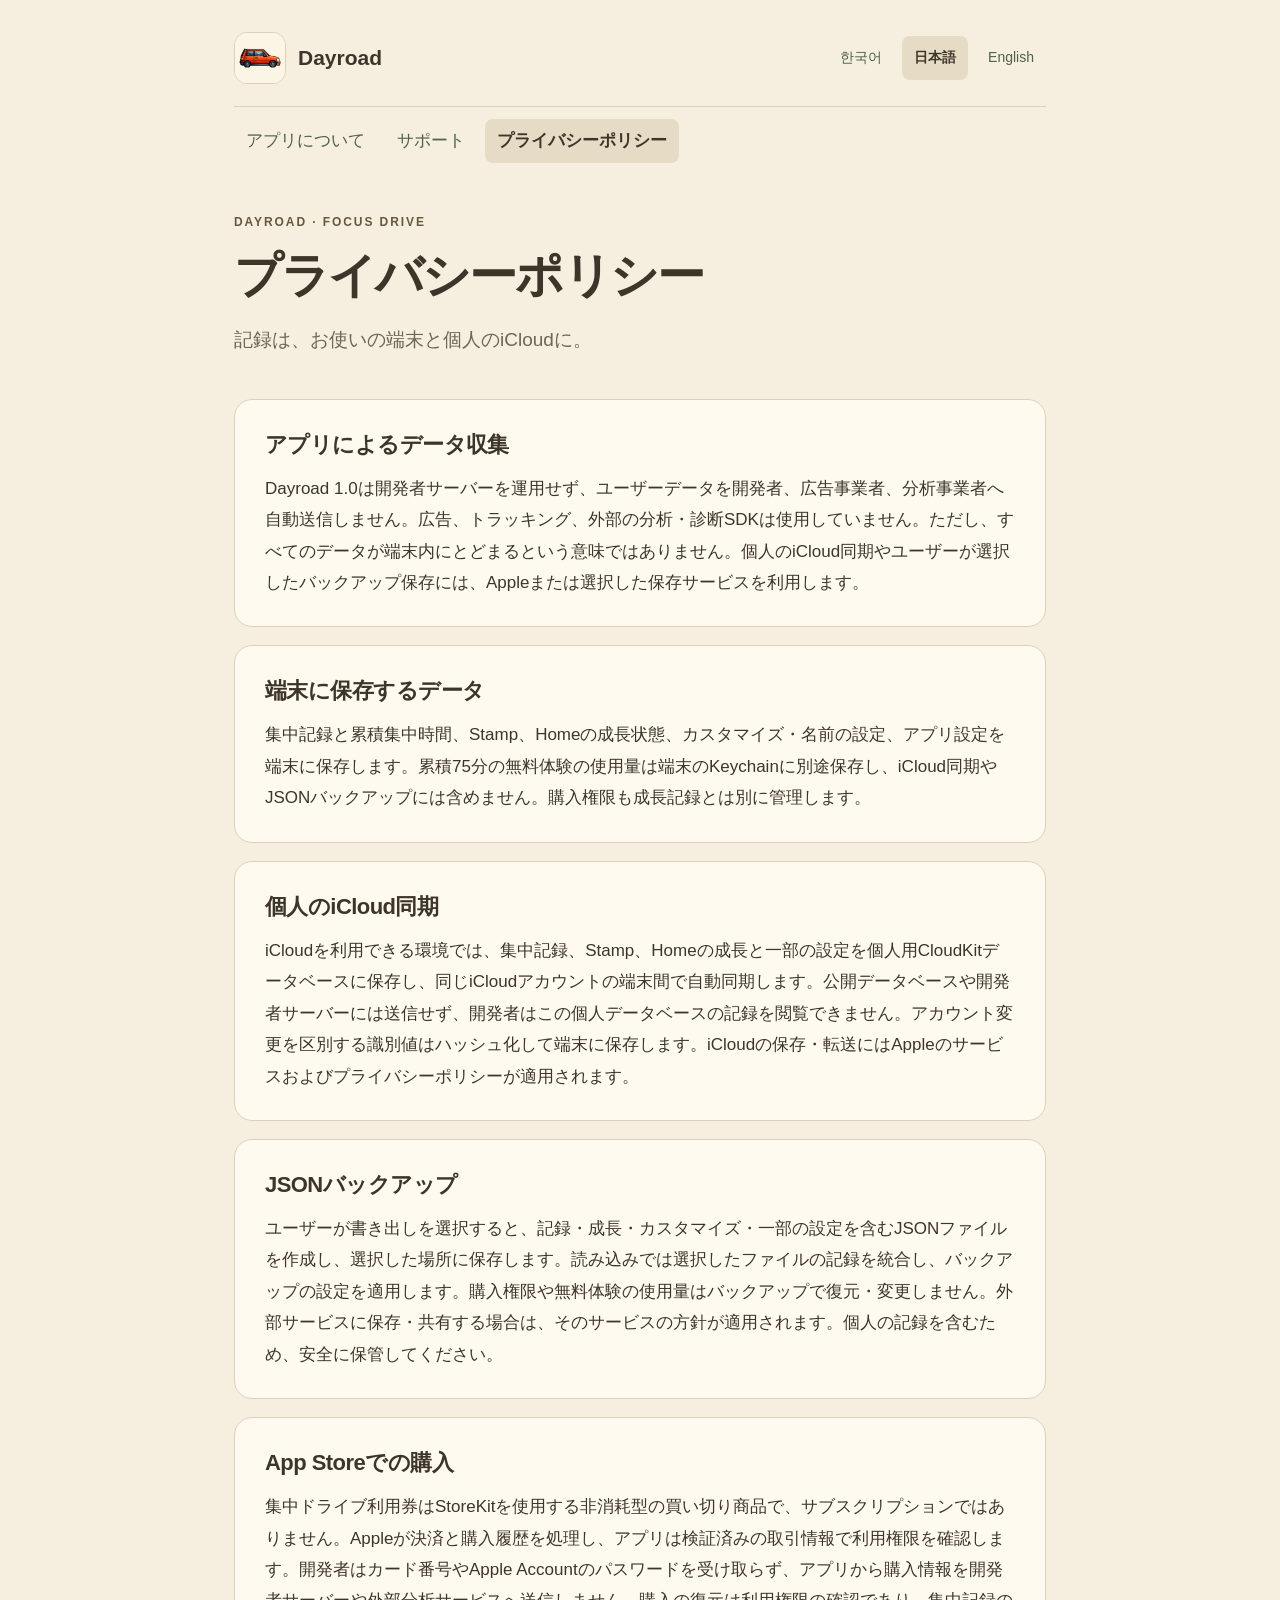
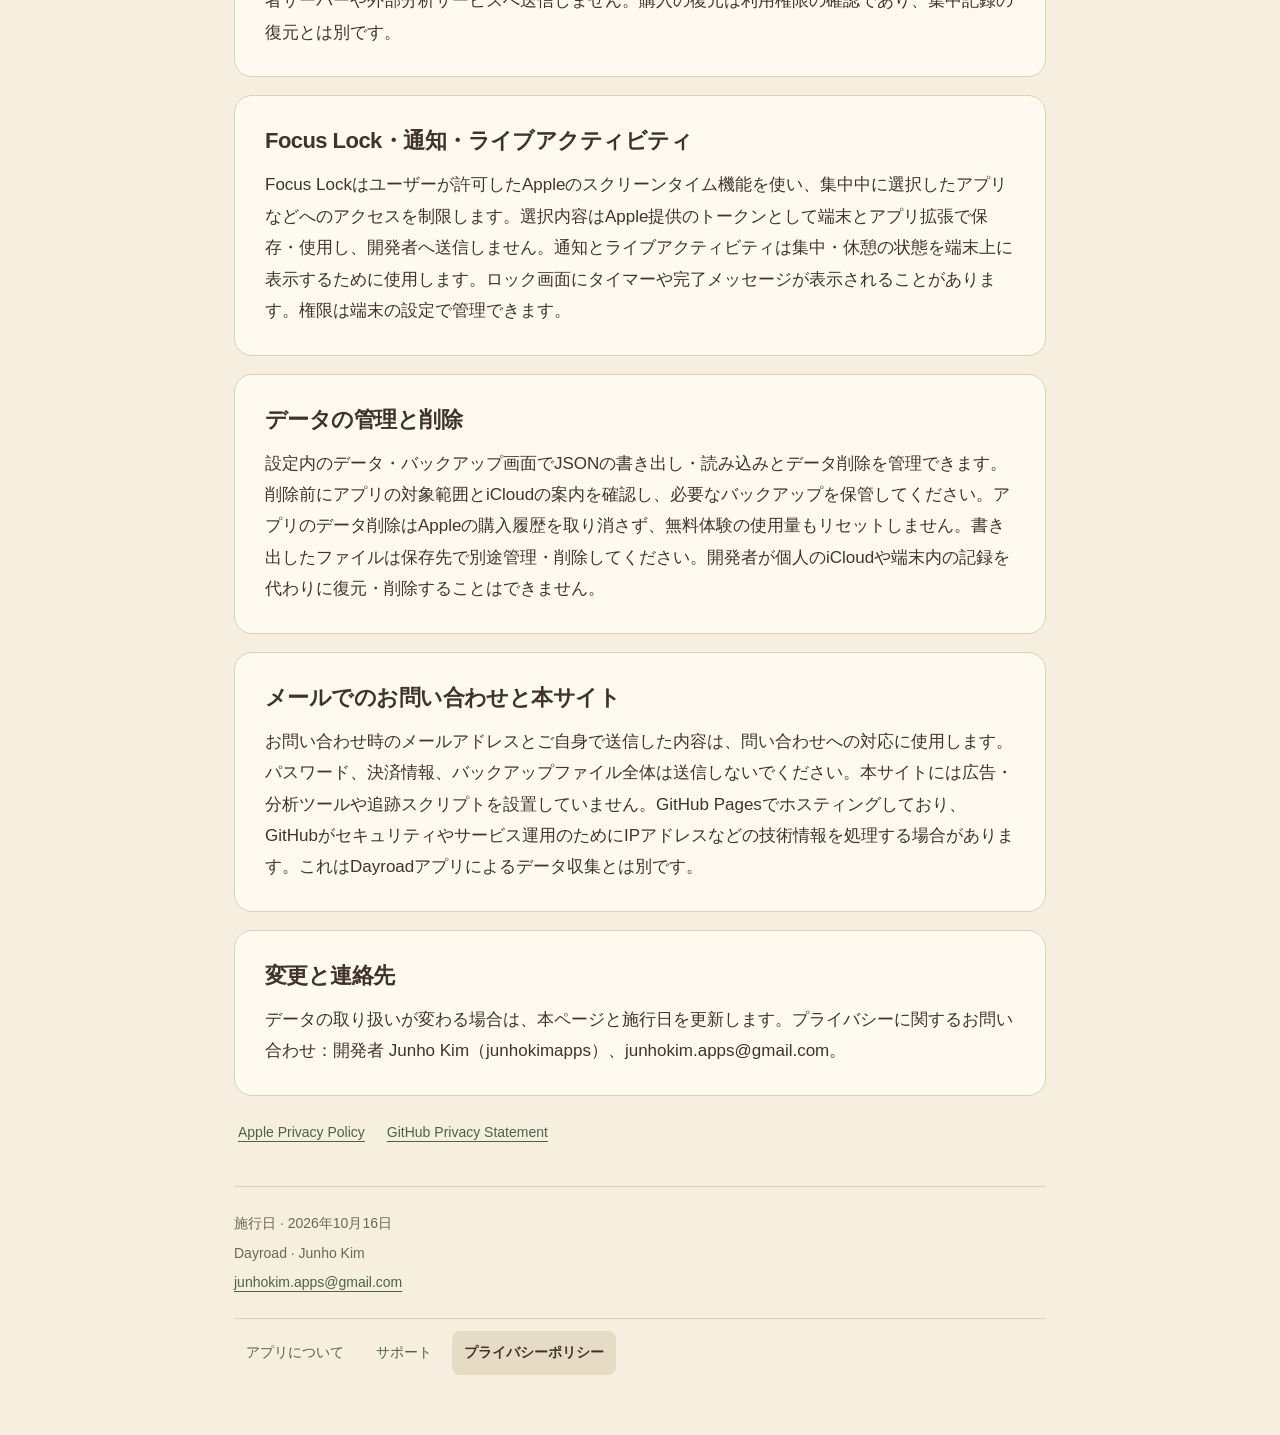
<file: ja-privacy.html>
<!doctype html>
<html lang="ja"><head><meta charset="utf-8"><meta name="viewport" content="width=device-width, initial-scale=1"><title>プライバシーポリシー · Dayroad</title><meta name="description" content="記録は、お使いの端末と個人のiCloudに。"><link rel="canonical" href="https://junhokimapps.github.io/dayroad-support/ja-privacy.html"><link rel="icon" href="icon.png" type="image/png"><link rel="stylesheet" href="style.css"><link rel="alternate" hreflang="ko" href="https://junhokimapps.github.io/dayroad-support/privacy.html"><link rel="alternate" hreflang="en" href="https://junhokimapps.github.io/dayroad-support/en-privacy.html"><link rel="alternate" hreflang="ja" href="https://junhokimapps.github.io/dayroad-support/ja-privacy.html"></head><body><a class="skip" href="#content">本文へ移動</a><div class="page"><header><div class="topbar"><a class="brand" href="ja-index.html"><img src="icon.png" width="52" height="52" alt="Dayroad"><span>Dayroad</span></a><nav class="languages" aria-label="言語を選択"><a href="privacy.html" lang="ko" hreflang="ko">한국어</a><a href="ja-privacy.html" lang="ja" hreflang="ja" aria-current="page">日本語</a><a href="en-privacy.html" lang="en" hreflang="en">English</a></nav></div><nav class="pages" aria-label="ページ案内"><a href="ja-index.html">アプリについて</a><a href="ja-support.html">サポート</a><a href="ja-privacy.html" aria-current="page">プライバシーポリシー</a></nav></header><main id="content"><div class="hero"><p class="eyebrow">DAYROAD · FOCUS DRIVE</p><h1>プライバシーポリシー</h1><p class="lead">記録は、お使いの端末と個人のiCloudに。</p></div><section class="card" id="section-1"><h2>アプリによるデータ収集</h2><p>Dayroad 1.0は開発者サーバーを運用せず、ユーザーデータを開発者、広告事業者、分析事業者へ自動送信しません。広告、トラッキング、外部の分析・診断SDKは使用していません。ただし、すべてのデータが端末内にとどまるという意味ではありません。個人のiCloud同期やユーザーが選択したバックアップ保存には、Appleまたは選択した保存サービスを利用します。</p></section><section class="card" id="section-2"><h2>端末に保存するデータ</h2><p>集中記録と累積集中時間、Stamp、Homeの成長状態、カスタマイズ・名前の設定、アプリ設定を端末に保存します。累積75分の無料体験の使用量は端末のKeychainに別途保存し、iCloud同期やJSONバックアップには含めません。購入権限も成長記録とは別に管理します。</p></section><section class="card" id="section-3"><h2>個人のiCloud同期</h2><p>iCloudを利用できる環境では、集中記録、Stamp、Homeの成長と一部の設定を個人用CloudKitデータベースに保存し、同じiCloudアカウントの端末間で自動同期します。公開データベースや開発者サーバーには送信せず、開発者はこの個人データベースの記録を閲覧できません。アカウント変更を区別する識別値はハッシュ化して端末に保存します。iCloudの保存・転送にはAppleのサービスおよびプライバシーポリシーが適用されます。</p></section><section class="card" id="section-4"><h2>JSONバックアップ</h2><p>ユーザーが書き出しを選択すると、記録・成長・カスタマイズ・一部の設定を含むJSONファイルを作成し、選択した場所に保存します。読み込みでは選択したファイルの記録を統合し、バックアップの設定を適用します。購入権限や無料体験の使用量はバックアップで復元・変更しません。外部サービスに保存・共有する場合は、そのサービスの方針が適用されます。個人の記録を含むため、安全に保管してください。</p></section><section class="card" id="section-5"><h2>App Storeでの購入</h2><p>集中ドライブ利用券はStoreKitを使用する非消耗型の買い切り商品で、サブスクリプションではありません。Appleが決済と購入履歴を処理し、アプリは検証済みの取引情報で利用権限を確認します。開発者はカード番号やApple Accountのパスワードを受け取らず、アプリから購入情報を開発者サーバーや外部分析サービスへ送信しません。購入の復元は利用権限の確認であり、集中記録の復元とは別です。</p></section><section class="card" id="section-6"><h2>Focus Lock・通知・ライブアクティビティ</h2><p>Focus Lockはユーザーが許可したAppleのスクリーンタイム機能を使い、集中中に選択したアプリなどへのアクセスを制限します。選択内容はApple提供のトークンとして端末とアプリ拡張で保存・使用し、開発者へ送信しません。通知とライブアクティビティは集中・休憩の状態を端末上に表示するために使用します。ロック画面にタイマーや完了メッセージが表示されることがあります。権限は端末の設定で管理できます。</p></section><section class="card" id="section-7"><h2>データの管理と削除</h2><p>設定内のデータ・バックアップ画面でJSONの書き出し・読み込みとデータ削除を管理できます。削除前にアプリの対象範囲とiCloudの案内を確認し、必要なバックアップを保管してください。アプリのデータ削除はAppleの購入履歴を取り消さず、無料体験の使用量もリセットしません。書き出したファイルは保存先で別途管理・削除してください。開発者が個人のiCloudや端末内の記録を代わりに復元・削除することはできません。</p></section><section class="card" id="section-8"><h2>メールでのお問い合わせと本サイト</h2><p>お問い合わせ時のメールアドレスとご自身で送信した内容は、問い合わせへの対応に使用します。パスワード、決済情報、バックアップファイル全体は送信しないでください。本サイトには広告・分析ツールや追跡スクリプトを設置していません。GitHub Pagesでホスティングしており、GitHubがセキュリティやサービス運用のためにIPアドレスなどの技術情報を処理する場合があります。これはDayroadアプリによるデータ収集とは別です。</p></section><section class="card" id="section-9"><h2>変更と連絡先</h2><p>データの取り扱いが変わる場合は、本ページと施行日を更新します。プライバシーに関するお問い合わせ：開発者 Junho Kim（junhokimapps）、junhokim.apps@gmail.com。</p></section><aside class="references"><a href="https://www.apple.com/legal/privacy/">Apple Privacy Policy</a><a href="https://docs.github.com/en/site-policy/privacy-policies/github-general-privacy-statement">GitHub Privacy Statement</a></aside></main><footer><p>施行日 · 2026年10月16日</p><p>Dayroad · Junho Kim</p><a href="mailto:junhokim.apps@gmail.com">junhokim.apps@gmail.com</a><nav class="pages" aria-label="ページ案内"><a href="ja-index.html">アプリについて</a><a href="ja-support.html">サポート</a><a href="ja-privacy.html" aria-current="page">プライバシーポリシー</a></nav></footer></div></body></html>
</file>
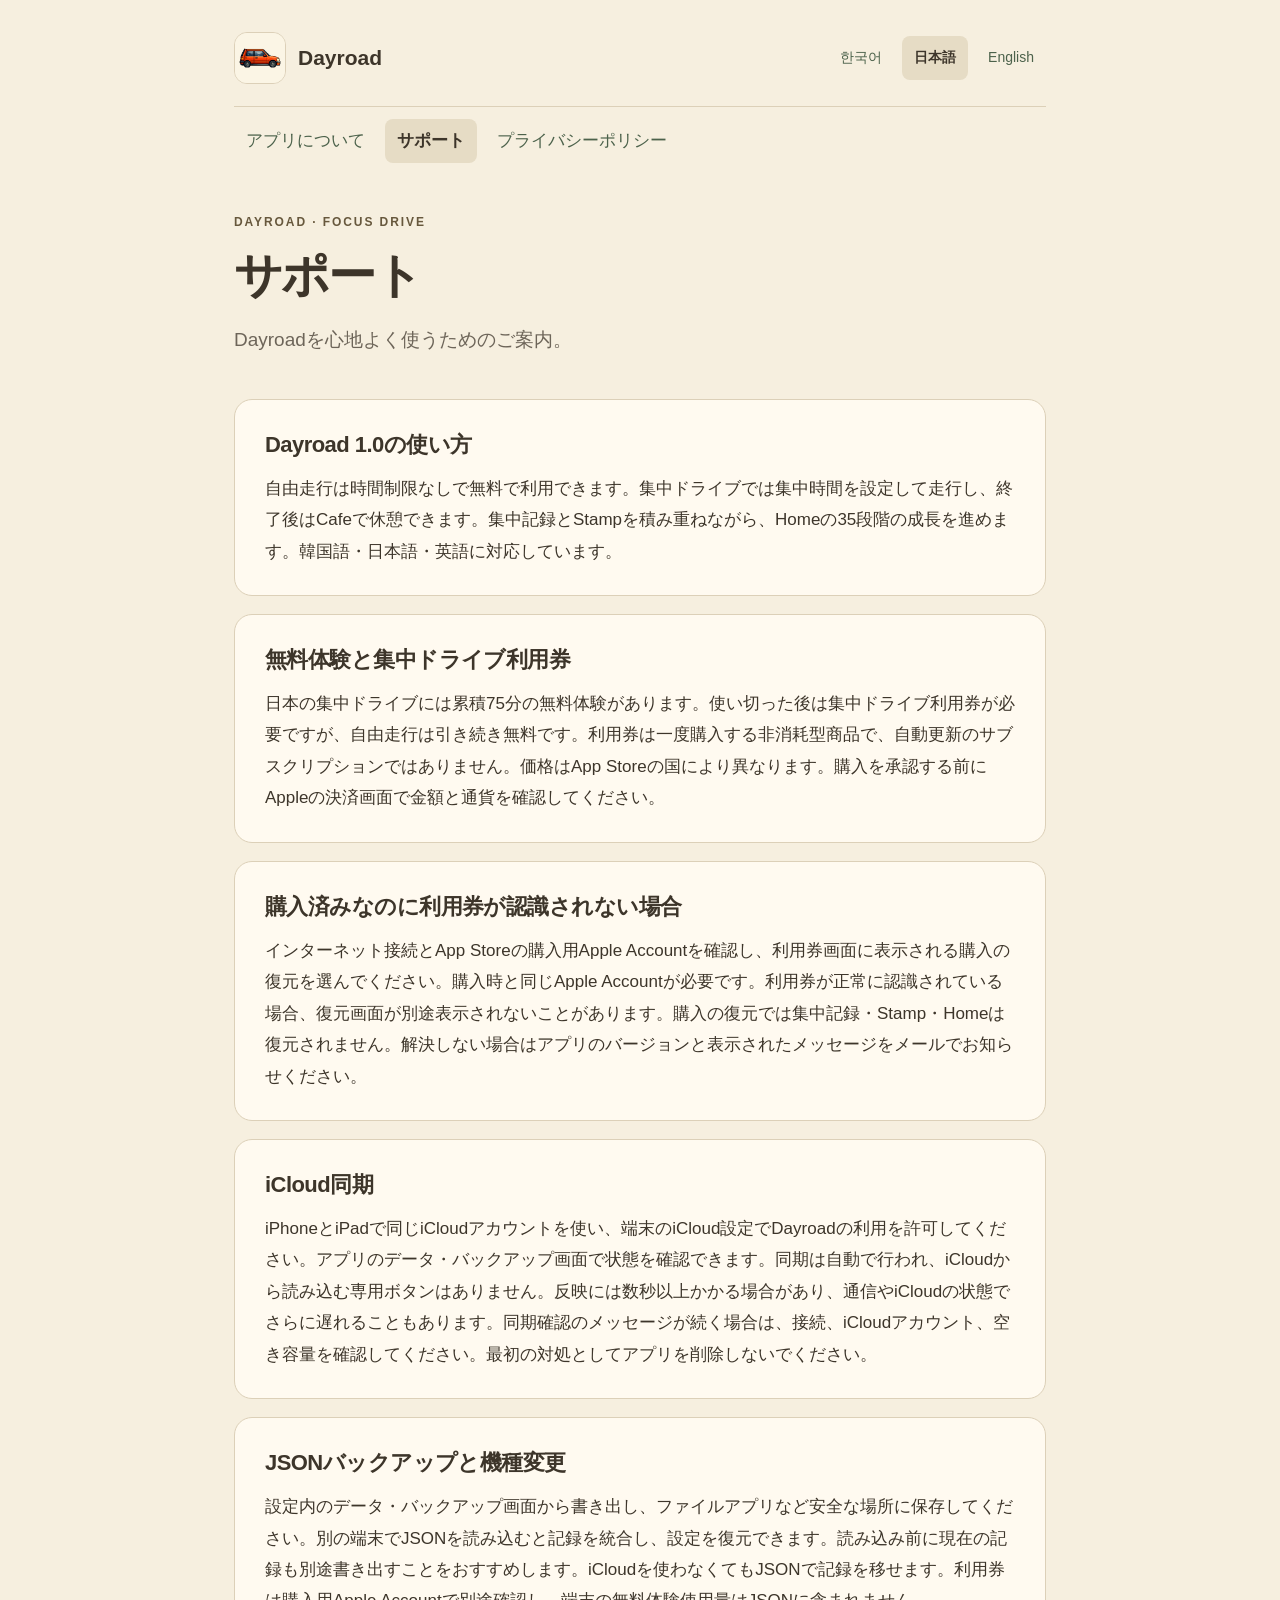
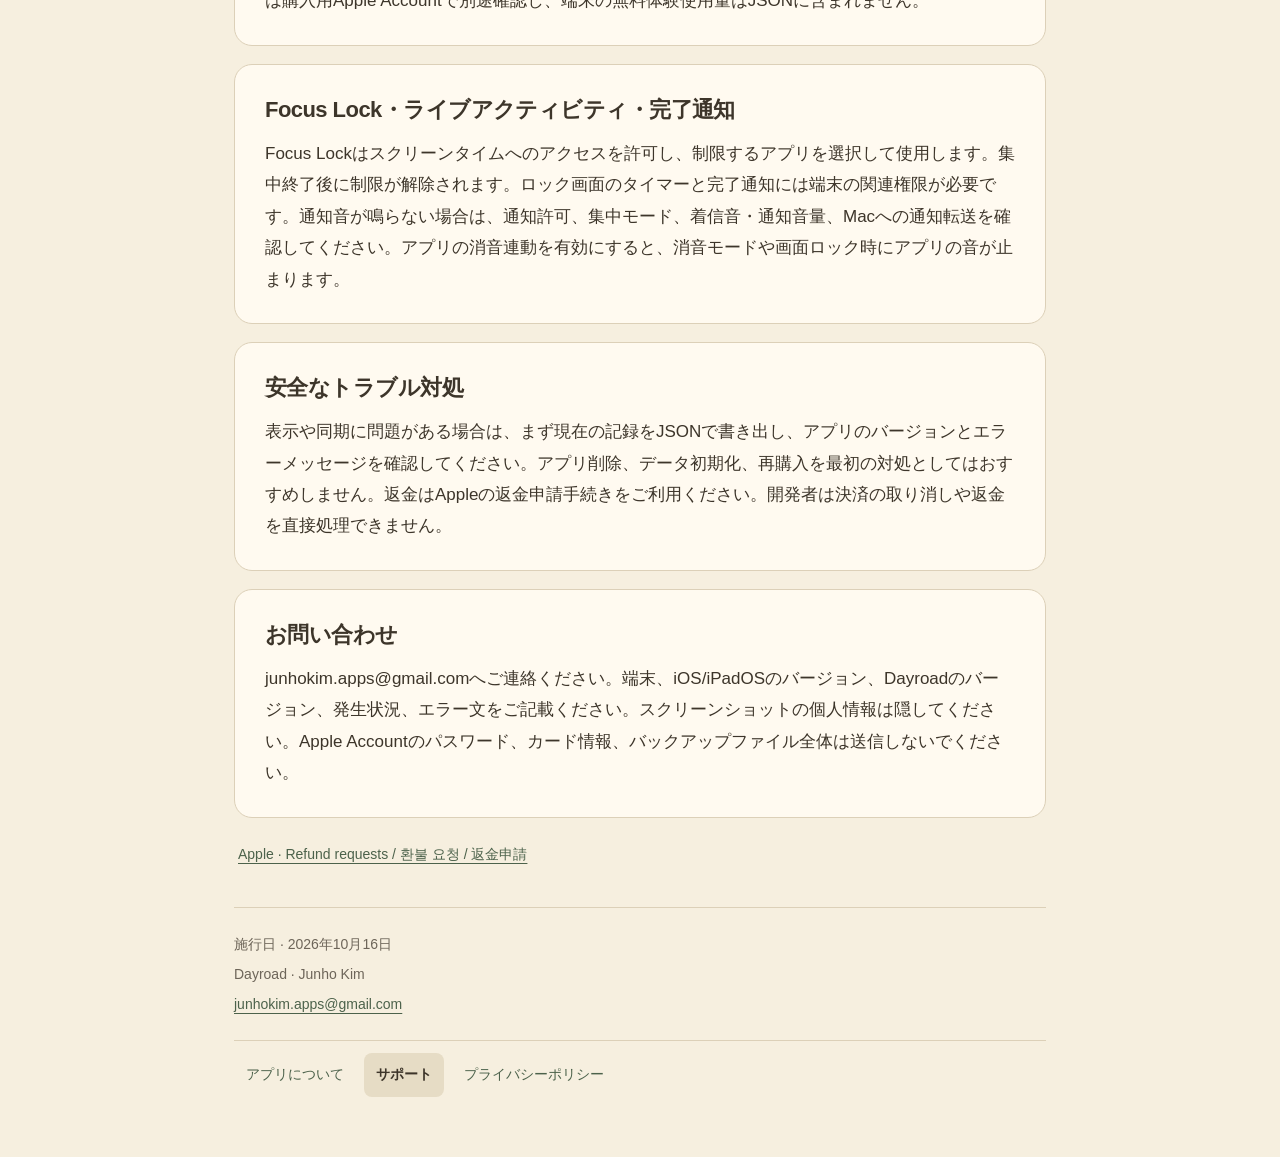
<file: ja-support.html>
<!doctype html>
<html lang="ja"><head><meta charset="utf-8"><meta name="viewport" content="width=device-width, initial-scale=1"><title>サポート · Dayroad</title><meta name="description" content="Dayroadを心地よく使うためのご案内。"><link rel="canonical" href="https://junhokimapps.github.io/dayroad-support/ja-support.html"><link rel="icon" href="icon.png" type="image/png"><link rel="stylesheet" href="style.css"><link rel="alternate" hreflang="ko" href="https://junhokimapps.github.io/dayroad-support/support.html"><link rel="alternate" hreflang="en" href="https://junhokimapps.github.io/dayroad-support/en-support.html"><link rel="alternate" hreflang="ja" href="https://junhokimapps.github.io/dayroad-support/ja-support.html"></head><body><a class="skip" href="#content">本文へ移動</a><div class="page"><header><div class="topbar"><a class="brand" href="ja-index.html"><img src="icon.png" width="52" height="52" alt="Dayroad"><span>Dayroad</span></a><nav class="languages" aria-label="言語を選択"><a href="support.html" lang="ko" hreflang="ko">한국어</a><a href="ja-support.html" lang="ja" hreflang="ja" aria-current="page">日本語</a><a href="en-support.html" lang="en" hreflang="en">English</a></nav></div><nav class="pages" aria-label="ページ案内"><a href="ja-index.html">アプリについて</a><a href="ja-support.html" aria-current="page">サポート</a><a href="ja-privacy.html">プライバシーポリシー</a></nav></header><main id="content"><div class="hero"><p class="eyebrow">DAYROAD · FOCUS DRIVE</p><h1>サポート</h1><p class="lead">Dayroadを心地よく使うためのご案内。</p></div><section class="card" id="section-1"><h2>Dayroad 1.0の使い方</h2><p>自由走行は時間制限なしで無料で利用できます。集中ドライブでは集中時間を設定して走行し、終了後はCafeで休憩できます。集中記録とStampを積み重ねながら、Homeの35段階の成長を進めます。韓国語・日本語・英語に対応しています。</p></section><section class="card" id="section-2"><h2>無料体験と集中ドライブ利用券</h2><p>日本の集中ドライブには累積75分の無料体験があります。使い切った後は集中ドライブ利用券が必要ですが、自由走行は引き続き無料です。利用券は一度購入する非消耗型商品で、自動更新のサブスクリプションではありません。価格はApp Storeの国により異なります。購入を承認する前にAppleの決済画面で金額と通貨を確認してください。</p></section><section class="card" id="section-3"><h2>購入済みなのに利用券が認識されない場合</h2><p>インターネット接続とApp Storeの購入用Apple Accountを確認し、利用券画面に表示される購入の復元を選んでください。購入時と同じApple Accountが必要です。利用券が正常に認識されている場合、復元画面が別途表示されないことがあります。購入の復元では集中記録・Stamp・Homeは復元されません。解決しない場合はアプリのバージョンと表示されたメッセージをメールでお知らせください。</p></section><section class="card" id="section-4"><h2>iCloud同期</h2><p>iPhoneとiPadで同じiCloudアカウントを使い、端末のiCloud設定でDayroadの利用を許可してください。アプリのデータ・バックアップ画面で状態を確認できます。同期は自動で行われ、iCloudから読み込む専用ボタンはありません。反映には数秒以上かかる場合があり、通信やiCloudの状態でさらに遅れることもあります。同期確認のメッセージが続く場合は、接続、iCloudアカウント、空き容量を確認してください。最初の対処としてアプリを削除しないでください。</p></section><section class="card" id="section-5"><h2>JSONバックアップと機種変更</h2><p>設定内のデータ・バックアップ画面から書き出し、ファイルアプリなど安全な場所に保存してください。別の端末でJSONを読み込むと記録を統合し、設定を復元できます。読み込み前に現在の記録も別途書き出すことをおすすめします。iCloudを使わなくてもJSONで記録を移せます。利用券は購入用Apple Accountで別途確認し、端末の無料体験使用量はJSONに含まれません。</p></section><section class="card" id="section-6"><h2>Focus Lock・ライブアクティビティ・完了通知</h2><p>Focus Lockはスクリーンタイムへのアクセスを許可し、制限するアプリを選択して使用します。集中終了後に制限が解除されます。ロック画面のタイマーと完了通知には端末の関連権限が必要です。通知音が鳴らない場合は、通知許可、集中モード、着信音・通知音量、Macへの通知転送を確認してください。アプリの消音連動を有効にすると、消音モードや画面ロック時にアプリの音が止まります。</p></section><section class="card" id="section-7"><h2>安全なトラブル対処</h2><p>表示や同期に問題がある場合は、まず現在の記録をJSONで書き出し、アプリのバージョンとエラーメッセージを確認してください。アプリ削除、データ初期化、再購入を最初の対処としてはおすすめしません。返金はAppleの返金申請手続きをご利用ください。開発者は決済の取り消しや返金を直接処理できません。</p></section><section class="card" id="section-8"><h2>お問い合わせ</h2><p>junhokim.apps@gmail.comへご連絡ください。端末、iOS/iPadOSのバージョン、Dayroadのバージョン、発生状況、エラー文をご記載ください。スクリーンショットの個人情報は隠してください。Apple Accountのパスワード、カード情報、バックアップファイル全体は送信しないでください。</p></section><aside class="references"><a href="https://reportaproblem.apple.com/">Apple · Refund requests / 환불 요청 / 返金申請</a></aside></main><footer><p>施行日 · 2026年10月16日</p><p>Dayroad · Junho Kim</p><a href="mailto:junhokim.apps@gmail.com">junhokim.apps@gmail.com</a><nav class="pages" aria-label="ページ案内"><a href="ja-index.html">アプリについて</a><a href="ja-support.html" aria-current="page">サポート</a><a href="ja-privacy.html">プライバシーポリシー</a></nav></footer></div></body></html>
</file>
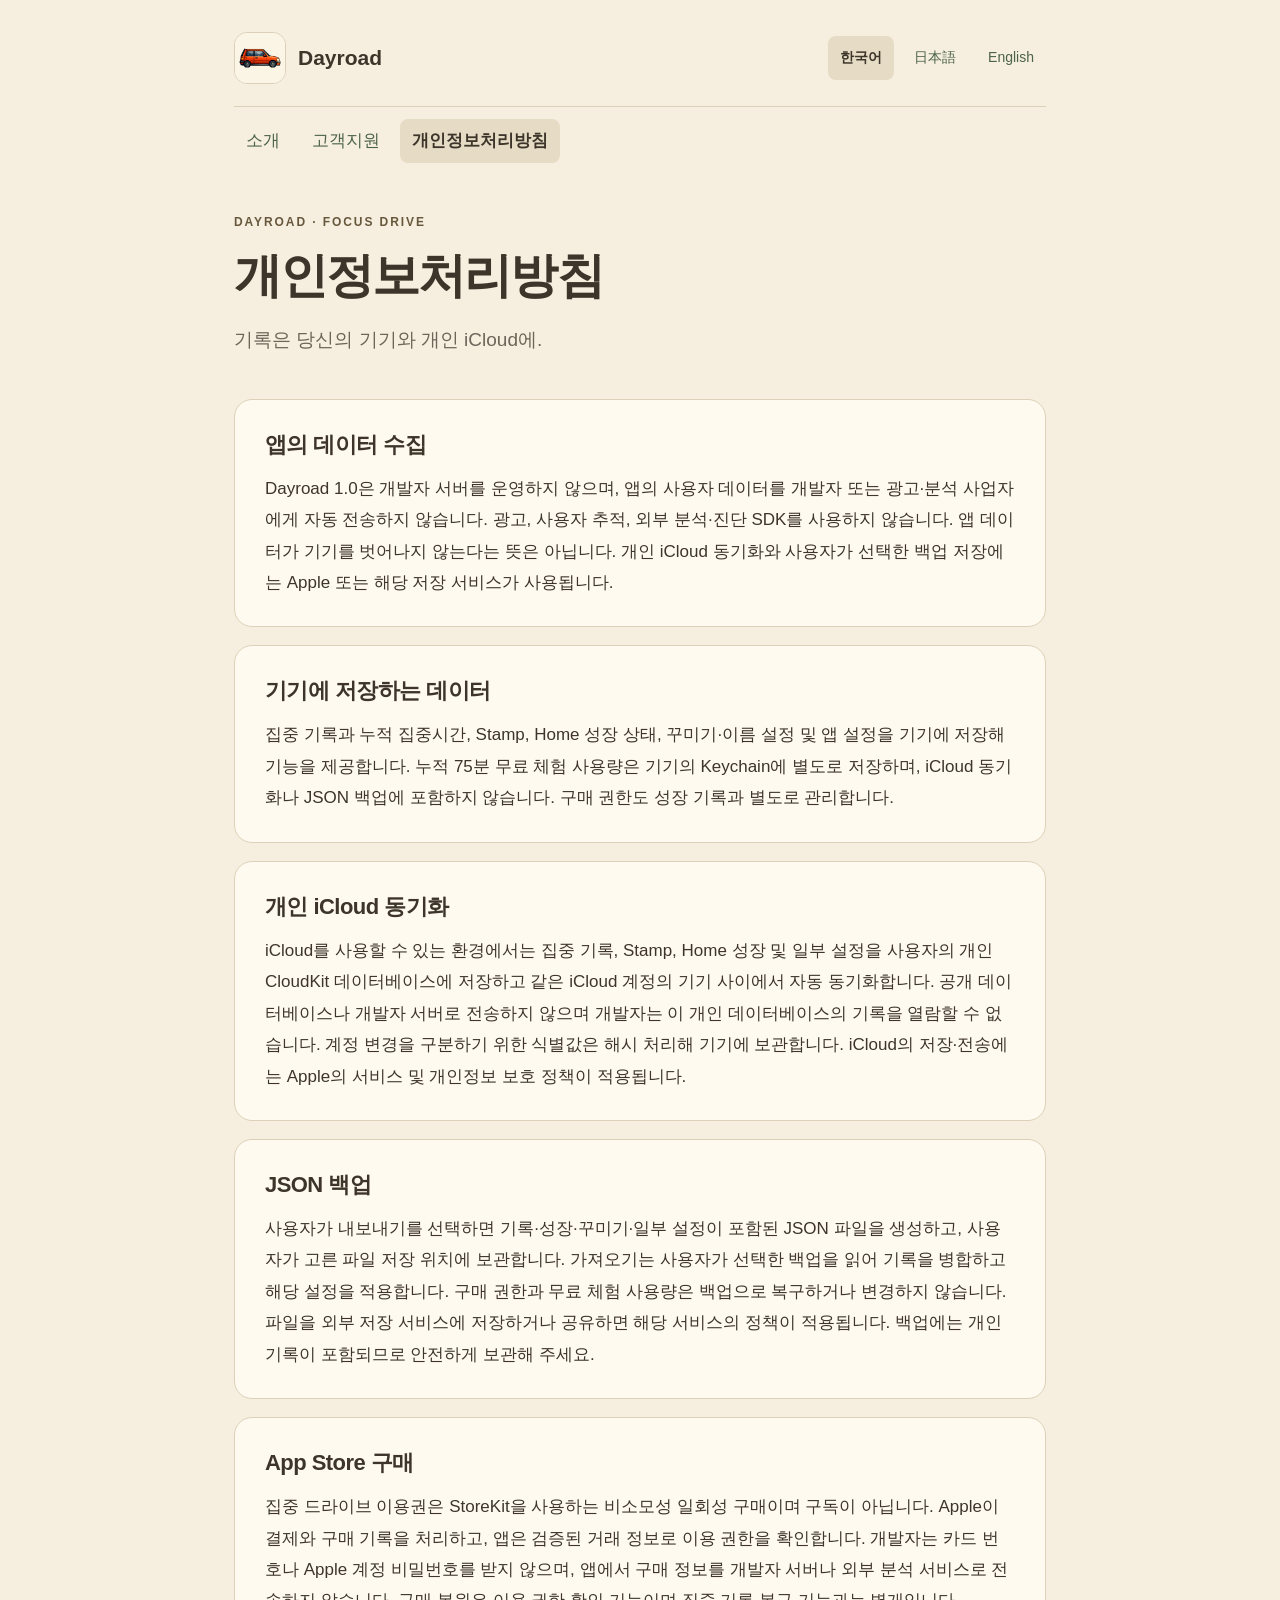
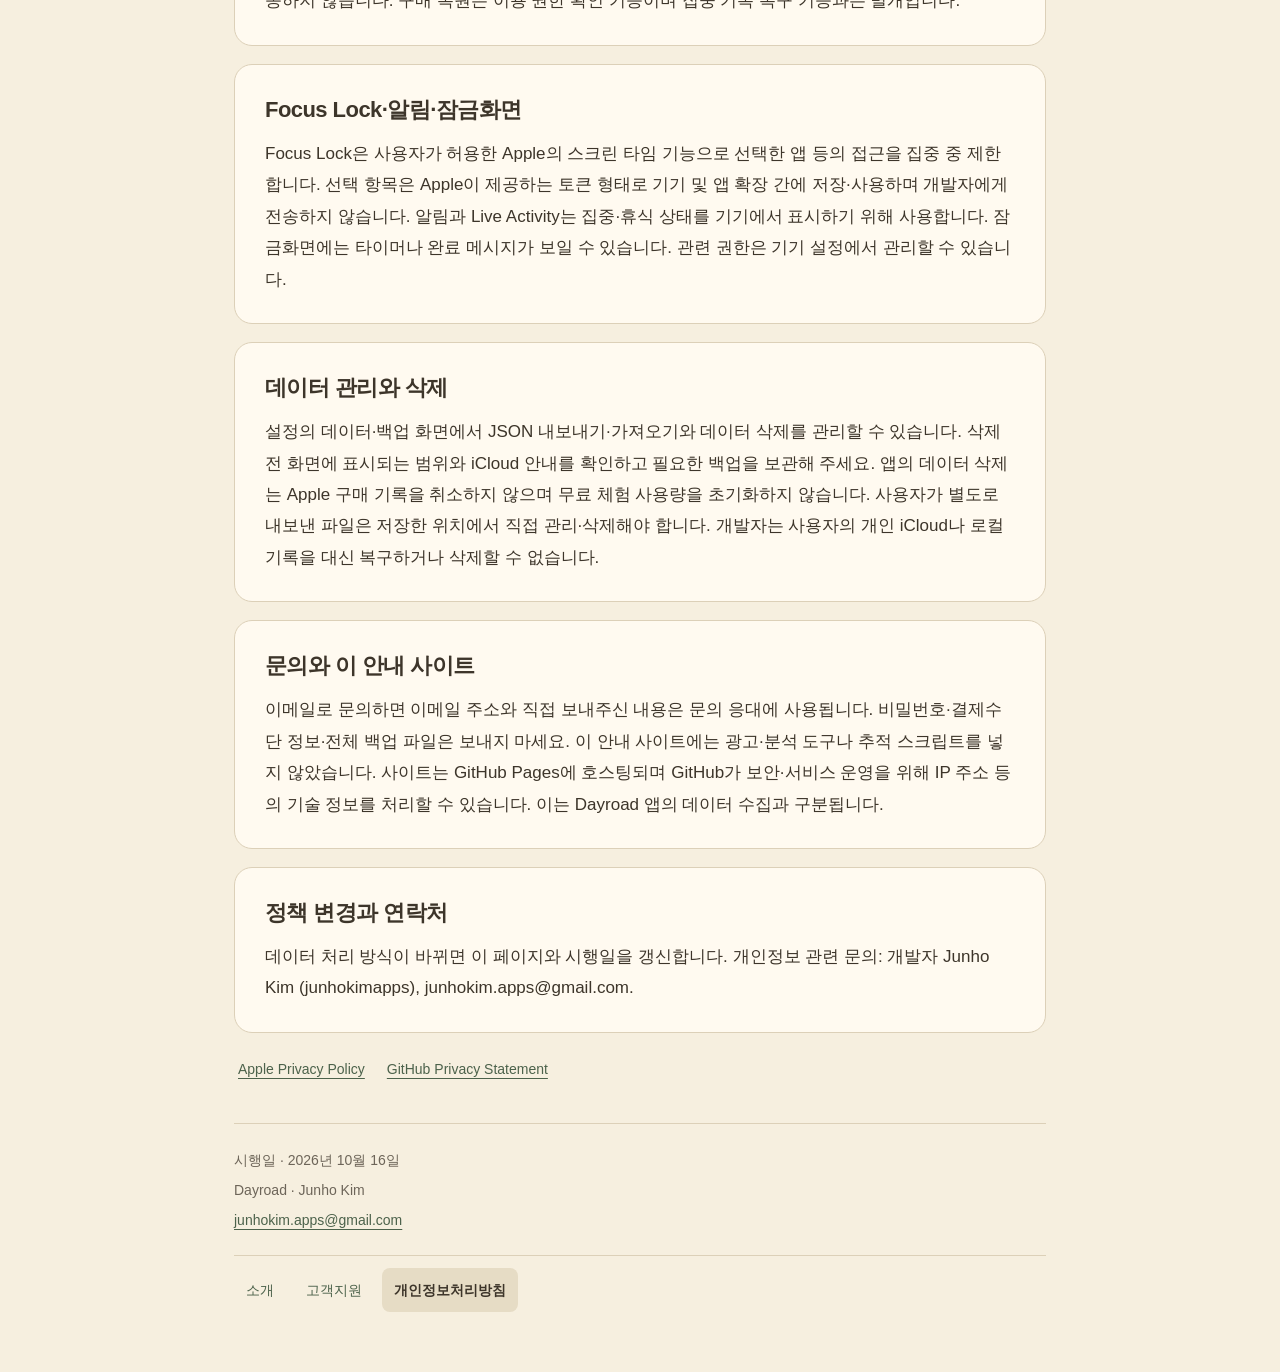
<file: privacy.html>
<!doctype html>
<html lang="ko"><head><meta charset="utf-8"><meta name="viewport" content="width=device-width, initial-scale=1"><title>개인정보처리방침 · Dayroad</title><meta name="description" content="기록은 당신의 기기와 개인 iCloud에."><link rel="canonical" href="https://junhokimapps.github.io/dayroad-support/privacy.html"><link rel="icon" href="icon.png" type="image/png"><link rel="stylesheet" href="style.css"><link rel="alternate" hreflang="ko" href="https://junhokimapps.github.io/dayroad-support/privacy.html"><link rel="alternate" hreflang="en" href="https://junhokimapps.github.io/dayroad-support/en-privacy.html"><link rel="alternate" hreflang="ja" href="https://junhokimapps.github.io/dayroad-support/ja-privacy.html"></head><body><a class="skip" href="#content">본문으로 건너뛰기</a><div class="page"><header><div class="topbar"><a class="brand" href="index.html"><img src="icon.png" width="52" height="52" alt="Dayroad"><span>Dayroad</span></a><nav class="languages" aria-label="언어 선택"><a href="privacy.html" lang="ko" hreflang="ko" aria-current="page">한국어</a><a href="ja-privacy.html" lang="ja" hreflang="ja">日本語</a><a href="en-privacy.html" lang="en" hreflang="en">English</a></nav></div><nav class="pages" aria-label="페이지 안내"><a href="index.html">소개</a><a href="support.html">고객지원</a><a href="privacy.html" aria-current="page">개인정보처리방침</a></nav></header><main id="content"><div class="hero"><p class="eyebrow">DAYROAD · FOCUS DRIVE</p><h1>개인정보처리방침</h1><p class="lead">기록은 당신의 기기와 개인 iCloud에.</p></div><section class="card" id="section-1"><h2>앱의 데이터 수집</h2><p>Dayroad 1.0은 개발자 서버를 운영하지 않으며, 앱의 사용자 데이터를 개발자 또는 광고·분석 사업자에게 자동 전송하지 않습니다. 광고, 사용자 추적, 외부 분석·진단 SDK를 사용하지 않습니다. 앱 데이터가 기기를 벗어나지 않는다는 뜻은 아닙니다. 개인 iCloud 동기화와 사용자가 선택한 백업 저장에는 Apple 또는 해당 저장 서비스가 사용됩니다.</p></section><section class="card" id="section-2"><h2>기기에 저장하는 데이터</h2><p>집중 기록과 누적 집중시간, Stamp, Home 성장 상태, 꾸미기·이름 설정 및 앱 설정을 기기에 저장해 기능을 제공합니다. 누적 75분 무료 체험 사용량은 기기의 Keychain에 별도로 저장하며, iCloud 동기화나 JSON 백업에 포함하지 않습니다. 구매 권한도 성장 기록과 별도로 관리합니다.</p></section><section class="card" id="section-3"><h2>개인 iCloud 동기화</h2><p>iCloud를 사용할 수 있는 환경에서는 집중 기록, Stamp, Home 성장 및 일부 설정을 사용자의 개인 CloudKit 데이터베이스에 저장하고 같은 iCloud 계정의 기기 사이에서 자동 동기화합니다. 공개 데이터베이스나 개발자 서버로 전송하지 않으며 개발자는 이 개인 데이터베이스의 기록을 열람할 수 없습니다. 계정 변경을 구분하기 위한 식별값은 해시 처리해 기기에 보관합니다. iCloud의 저장·전송에는 Apple의 서비스 및 개인정보 보호 정책이 적용됩니다.</p></section><section class="card" id="section-4"><h2>JSON 백업</h2><p>사용자가 내보내기를 선택하면 기록·성장·꾸미기·일부 설정이 포함된 JSON 파일을 생성하고, 사용자가 고른 파일 저장 위치에 보관합니다. 가져오기는 사용자가 선택한 백업을 읽어 기록을 병합하고 해당 설정을 적용합니다. 구매 권한과 무료 체험 사용량은 백업으로 복구하거나 변경하지 않습니다. 파일을 외부 저장 서비스에 저장하거나 공유하면 해당 서비스의 정책이 적용됩니다. 백업에는 개인 기록이 포함되므로 안전하게 보관해 주세요.</p></section><section class="card" id="section-5"><h2>App Store 구매</h2><p>집중 드라이브 이용권은 StoreKit을 사용하는 비소모성 일회성 구매이며 구독이 아닙니다. Apple이 결제와 구매 기록을 처리하고, 앱은 검증된 거래 정보로 이용 권한을 확인합니다. 개발자는 카드 번호나 Apple 계정 비밀번호를 받지 않으며, 앱에서 구매 정보를 개발자 서버나 외부 분석 서비스로 전송하지 않습니다. 구매 복원은 이용 권한 확인 기능이며 집중 기록 복구 기능과는 별개입니다.</p></section><section class="card" id="section-6"><h2>Focus Lock·알림·잠금화면</h2><p>Focus Lock은 사용자가 허용한 Apple의 스크린 타임 기능으로 선택한 앱 등의 접근을 집중 중 제한합니다. 선택 항목은 Apple이 제공하는 토큰 형태로 기기 및 앱 확장 간에 저장·사용하며 개발자에게 전송하지 않습니다. 알림과 Live Activity는 집중·휴식 상태를 기기에서 표시하기 위해 사용합니다. 잠금화면에는 타이머나 완료 메시지가 보일 수 있습니다. 관련 권한은 기기 설정에서 관리할 수 있습니다.</p></section><section class="card" id="section-7"><h2>데이터 관리와 삭제</h2><p>설정의 데이터·백업 화면에서 JSON 내보내기·가져오기와 데이터 삭제를 관리할 수 있습니다. 삭제 전 화면에 표시되는 범위와 iCloud 안내를 확인하고 필요한 백업을 보관해 주세요. 앱의 데이터 삭제는 Apple 구매 기록을 취소하지 않으며 무료 체험 사용량을 초기화하지 않습니다. 사용자가 별도로 내보낸 파일은 저장한 위치에서 직접 관리·삭제해야 합니다. 개발자는 사용자의 개인 iCloud나 로컬 기록을 대신 복구하거나 삭제할 수 없습니다.</p></section><section class="card" id="section-8"><h2>문의와 이 안내 사이트</h2><p>이메일로 문의하면 이메일 주소와 직접 보내주신 내용은 문의 응대에 사용됩니다. 비밀번호·결제수단 정보·전체 백업 파일은 보내지 마세요. 이 안내 사이트에는 광고·분석 도구나 추적 스크립트를 넣지 않았습니다. 사이트는 GitHub Pages에 호스팅되며 GitHub가 보안·서비스 운영을 위해 IP 주소 등의 기술 정보를 처리할 수 있습니다. 이는 Dayroad 앱의 데이터 수집과 구분됩니다.</p></section><section class="card" id="section-9"><h2>정책 변경과 연락처</h2><p>데이터 처리 방식이 바뀌면 이 페이지와 시행일을 갱신합니다. 개인정보 관련 문의: 개발자 Junho Kim (junhokimapps), junhokim.apps@gmail.com.</p></section><aside class="references"><a href="https://www.apple.com/legal/privacy/">Apple Privacy Policy</a><a href="https://docs.github.com/en/site-policy/privacy-policies/github-general-privacy-statement">GitHub Privacy Statement</a></aside></main><footer><p>시행일 · 2026년 10월 16일</p><p>Dayroad · Junho Kim</p><a href="mailto:junhokim.apps@gmail.com">junhokim.apps@gmail.com</a><nav class="pages" aria-label="페이지 안내"><a href="index.html">소개</a><a href="support.html">고객지원</a><a href="privacy.html" aria-current="page">개인정보처리방침</a></nav></footer></div></body></html>
</file>
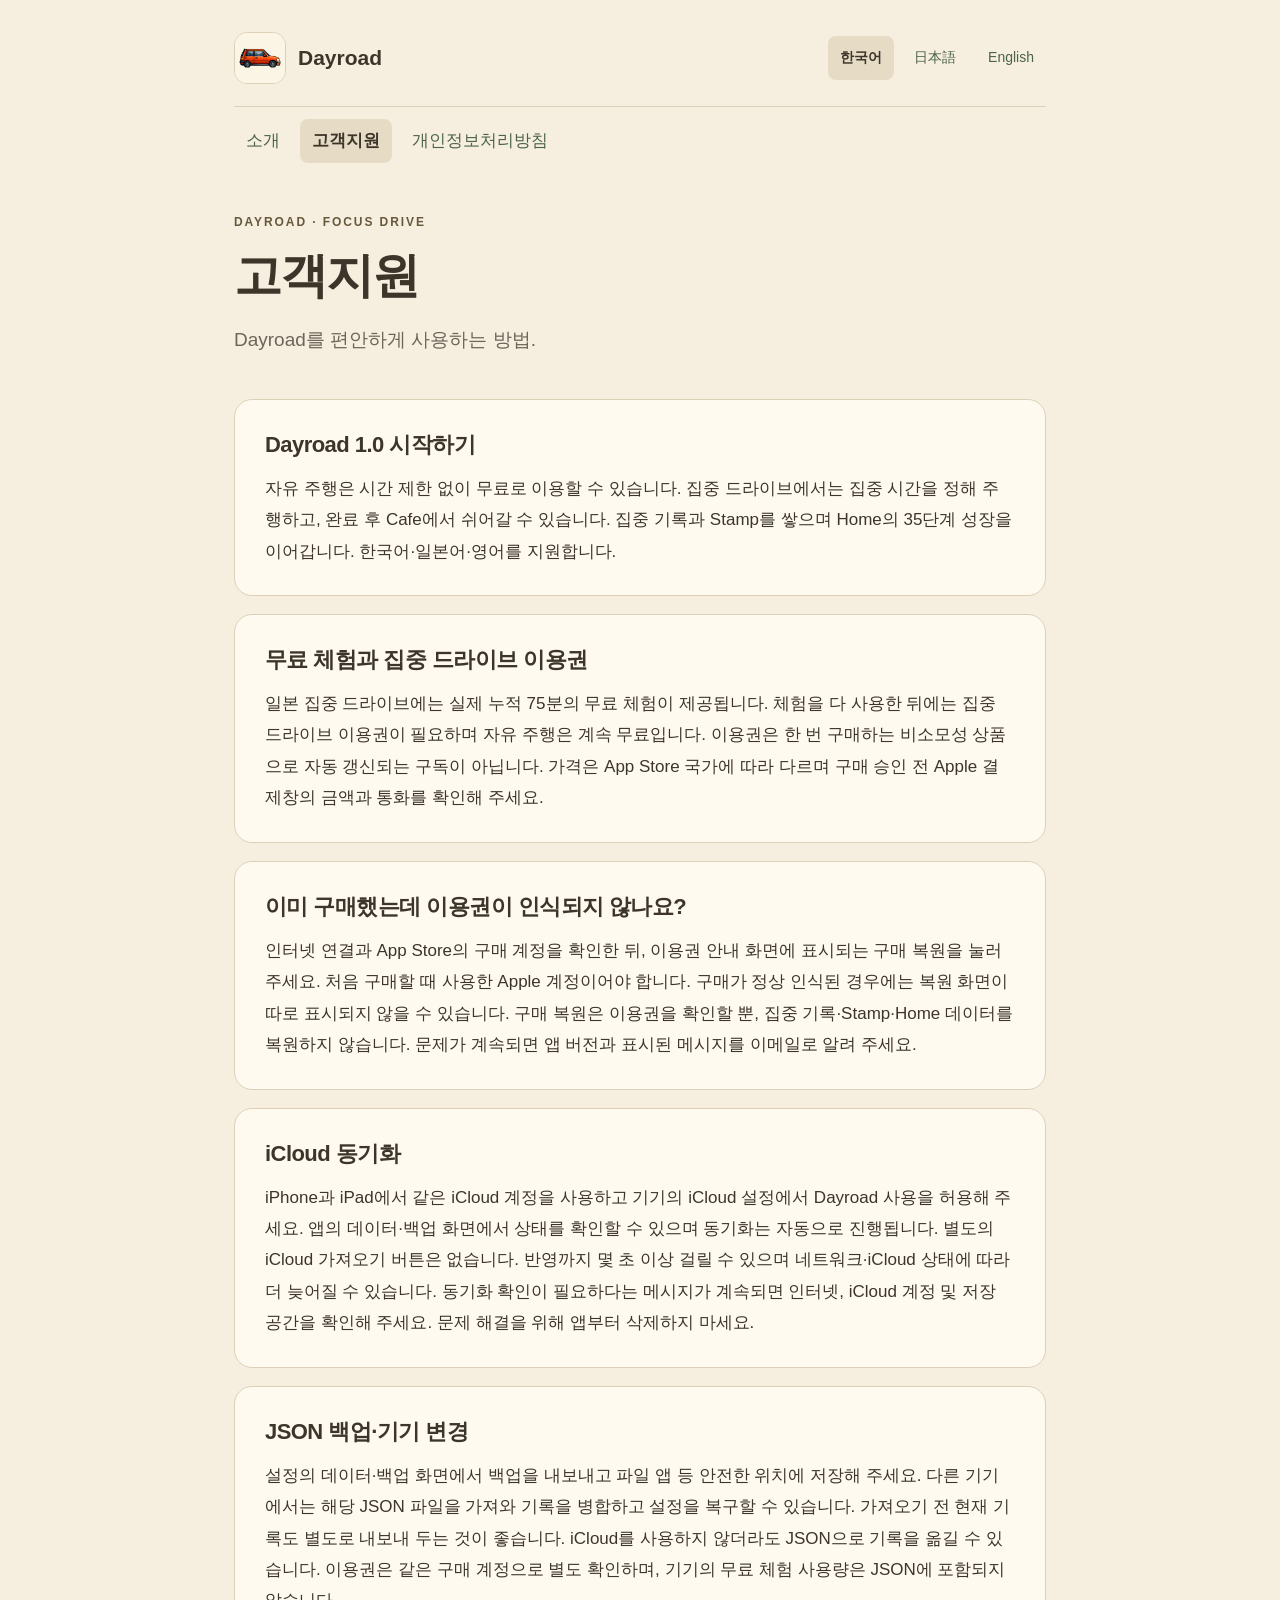
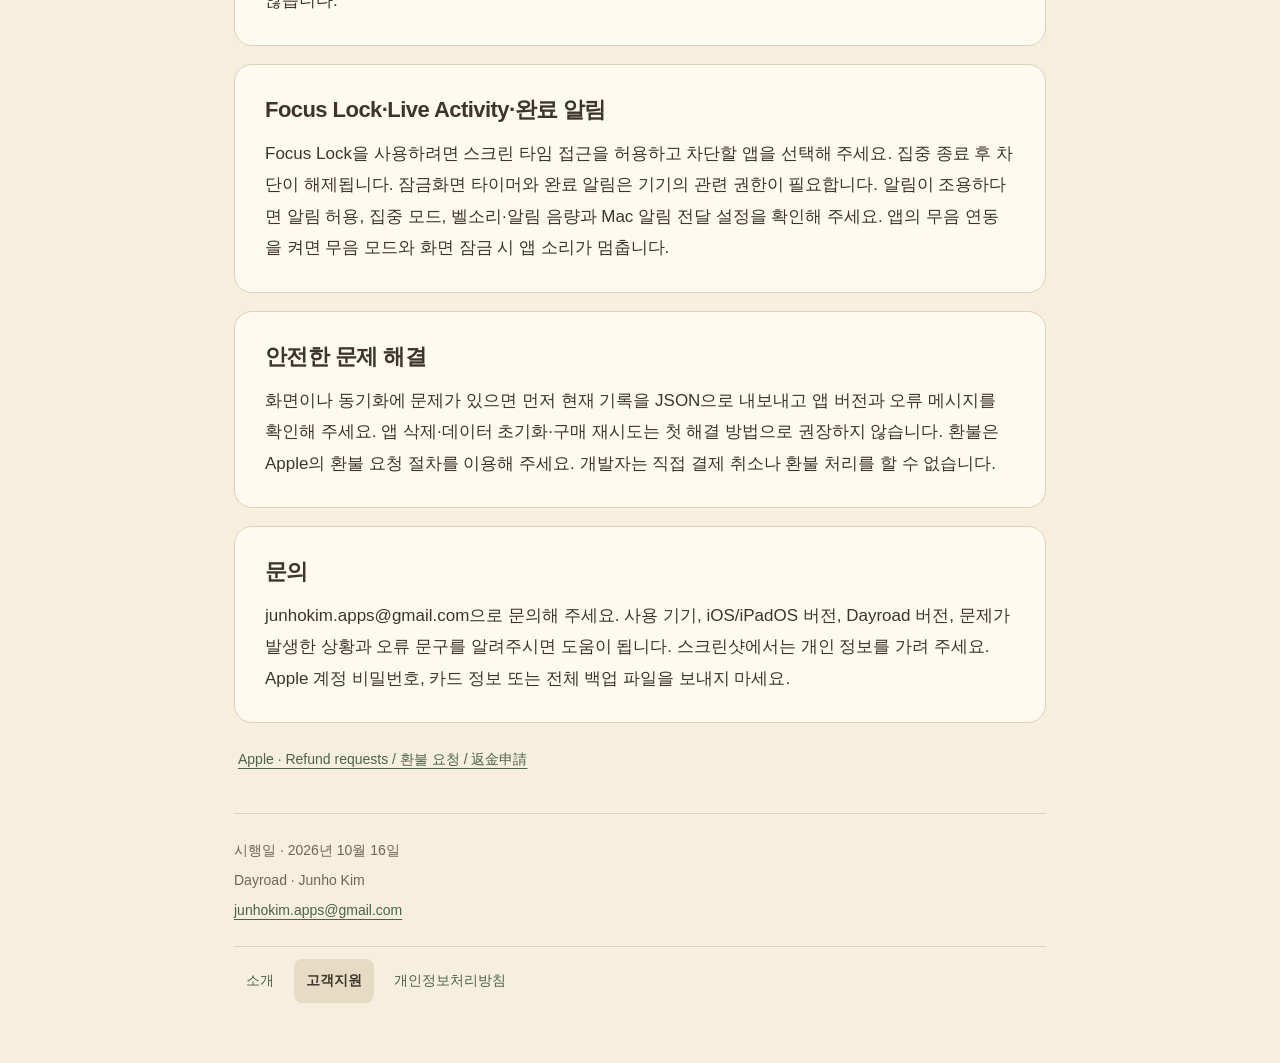
<file: support.html>
<!doctype html>
<html lang="ko"><head><meta charset="utf-8"><meta name="viewport" content="width=device-width, initial-scale=1"><title>고객지원 · Dayroad</title><meta name="description" content="Dayroad를 편안하게 사용하는 방법."><link rel="canonical" href="https://junhokimapps.github.io/dayroad-support/support.html"><link rel="icon" href="icon.png" type="image/png"><link rel="stylesheet" href="style.css"><link rel="alternate" hreflang="ko" href="https://junhokimapps.github.io/dayroad-support/support.html"><link rel="alternate" hreflang="en" href="https://junhokimapps.github.io/dayroad-support/en-support.html"><link rel="alternate" hreflang="ja" href="https://junhokimapps.github.io/dayroad-support/ja-support.html"></head><body><a class="skip" href="#content">본문으로 건너뛰기</a><div class="page"><header><div class="topbar"><a class="brand" href="index.html"><img src="icon.png" width="52" height="52" alt="Dayroad"><span>Dayroad</span></a><nav class="languages" aria-label="언어 선택"><a href="support.html" lang="ko" hreflang="ko" aria-current="page">한국어</a><a href="ja-support.html" lang="ja" hreflang="ja">日本語</a><a href="en-support.html" lang="en" hreflang="en">English</a></nav></div><nav class="pages" aria-label="페이지 안내"><a href="index.html">소개</a><a href="support.html" aria-current="page">고객지원</a><a href="privacy.html">개인정보처리방침</a></nav></header><main id="content"><div class="hero"><p class="eyebrow">DAYROAD · FOCUS DRIVE</p><h1>고객지원</h1><p class="lead">Dayroad를 편안하게 사용하는 방법.</p></div><section class="card" id="section-1"><h2>Dayroad 1.0 시작하기</h2><p>자유 주행은 시간 제한 없이 무료로 이용할 수 있습니다. 집중 드라이브에서는 집중 시간을 정해 주행하고, 완료 후 Cafe에서 쉬어갈 수 있습니다. 집중 기록과 Stamp를 쌓으며 Home의 35단계 성장을 이어갑니다. 한국어·일본어·영어를 지원합니다.</p></section><section class="card" id="section-2"><h2>무료 체험과 집중 드라이브 이용권</h2><p>일본 집중 드라이브에는 실제 누적 75분의 무료 체험이 제공됩니다. 체험을 다 사용한 뒤에는 집중 드라이브 이용권이 필요하며 자유 주행은 계속 무료입니다. 이용권은 한 번 구매하는 비소모성 상품으로 자동 갱신되는 구독이 아닙니다. 가격은 App Store 국가에 따라 다르며 구매 승인 전 Apple 결제창의 금액과 통화를 확인해 주세요.</p></section><section class="card" id="section-3"><h2>이미 구매했는데 이용권이 인식되지 않나요?</h2><p>인터넷 연결과 App Store의 구매 계정을 확인한 뒤, 이용권 안내 화면에 표시되는 구매 복원을 눌러 주세요. 처음 구매할 때 사용한 Apple 계정이어야 합니다. 구매가 정상 인식된 경우에는 복원 화면이 따로 표시되지 않을 수 있습니다. 구매 복원은 이용권을 확인할 뿐, 집중 기록·Stamp·Home 데이터를 복원하지 않습니다. 문제가 계속되면 앱 버전과 표시된 메시지를 이메일로 알려 주세요.</p></section><section class="card" id="section-4"><h2>iCloud 동기화</h2><p>iPhone과 iPad에서 같은 iCloud 계정을 사용하고 기기의 iCloud 설정에서 Dayroad 사용을 허용해 주세요. 앱의 데이터·백업 화면에서 상태를 확인할 수 있으며 동기화는 자동으로 진행됩니다. 별도의 iCloud 가져오기 버튼은 없습니다. 반영까지 몇 초 이상 걸릴 수 있으며 네트워크·iCloud 상태에 따라 더 늦어질 수 있습니다. 동기화 확인이 필요하다는 메시지가 계속되면 인터넷, iCloud 계정 및 저장 공간을 확인해 주세요. 문제 해결을 위해 앱부터 삭제하지 마세요.</p></section><section class="card" id="section-5"><h2>JSON 백업·기기 변경</h2><p>설정의 데이터·백업 화면에서 백업을 내보내고 파일 앱 등 안전한 위치에 저장해 주세요. 다른 기기에서는 해당 JSON 파일을 가져와 기록을 병합하고 설정을 복구할 수 있습니다. 가져오기 전 현재 기록도 별도로 내보내 두는 것이 좋습니다. iCloud를 사용하지 않더라도 JSON으로 기록을 옮길 수 있습니다. 이용권은 같은 구매 계정으로 별도 확인하며, 기기의 무료 체험 사용량은 JSON에 포함되지 않습니다.</p></section><section class="card" id="section-6"><h2>Focus Lock·Live Activity·완료 알림</h2><p>Focus Lock을 사용하려면 스크린 타임 접근을 허용하고 차단할 앱을 선택해 주세요. 집중 종료 후 차단이 해제됩니다. 잠금화면 타이머와 완료 알림은 기기의 관련 권한이 필요합니다. 알림이 조용하다면 알림 허용, 집중 모드, 벨소리·알림 음량과 Mac 알림 전달 설정을 확인해 주세요. 앱의 무음 연동을 켜면 무음 모드와 화면 잠금 시 앱 소리가 멈춥니다.</p></section><section class="card" id="section-7"><h2>안전한 문제 해결</h2><p>화면이나 동기화에 문제가 있으면 먼저 현재 기록을 JSON으로 내보내고 앱 버전과 오류 메시지를 확인해 주세요. 앱 삭제·데이터 초기화·구매 재시도는 첫 해결 방법으로 권장하지 않습니다. 환불은 Apple의 환불 요청 절차를 이용해 주세요. 개발자는 직접 결제 취소나 환불 처리를 할 수 없습니다.</p></section><section class="card" id="section-8"><h2>문의</h2><p>junhokim.apps@gmail.com으로 문의해 주세요. 사용 기기, iOS/iPadOS 버전, Dayroad 버전, 문제가 발생한 상황과 오류 문구를 알려주시면 도움이 됩니다. 스크린샷에서는 개인 정보를 가려 주세요. Apple 계정 비밀번호, 카드 정보 또는 전체 백업 파일을 보내지 마세요.</p></section><aside class="references"><a href="https://reportaproblem.apple.com/">Apple · Refund requests / 환불 요청 / 返金申請</a></aside></main><footer><p>시행일 · 2026년 10월 16일</p><p>Dayroad · Junho Kim</p><a href="mailto:junhokim.apps@gmail.com">junhokim.apps@gmail.com</a><nav class="pages" aria-label="페이지 안내"><a href="index.html">소개</a><a href="support.html" aria-current="page">고객지원</a><a href="privacy.html">개인정보처리방침</a></nav></footer></div></body></html>
</file>
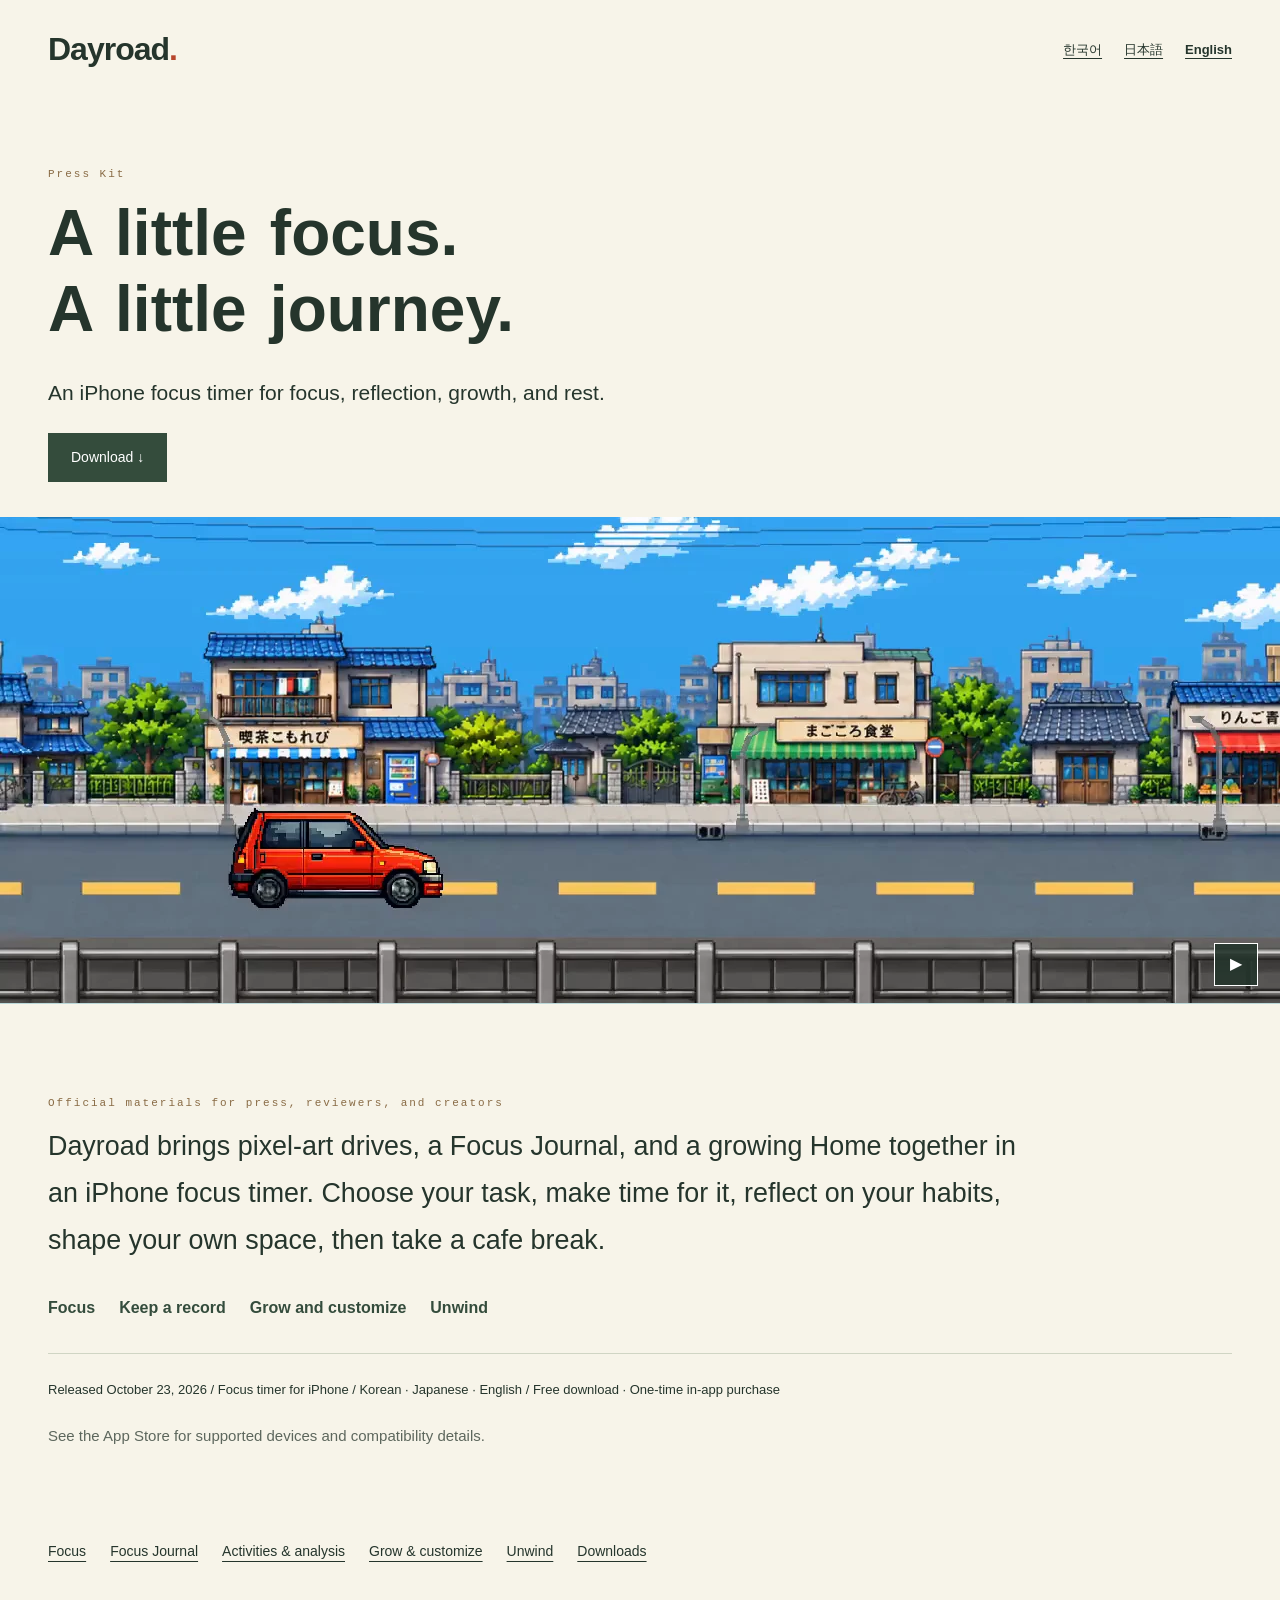
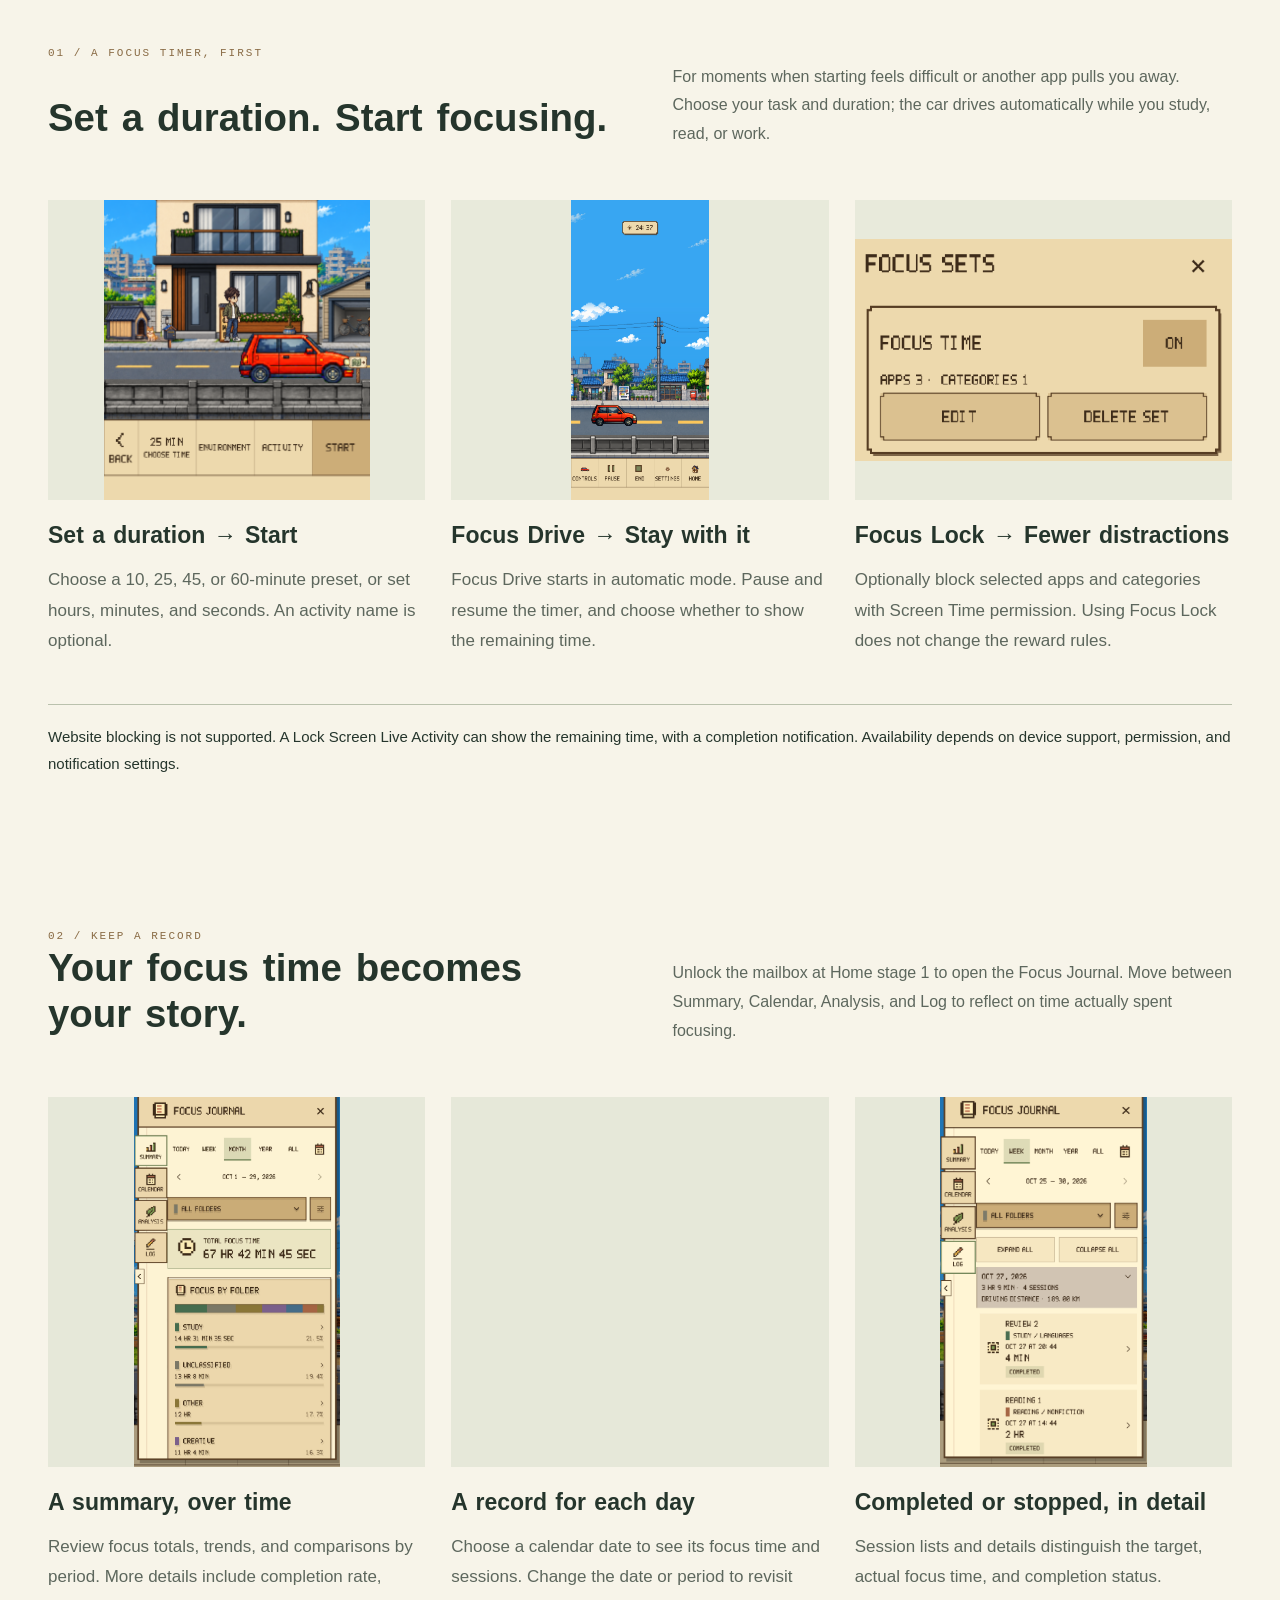
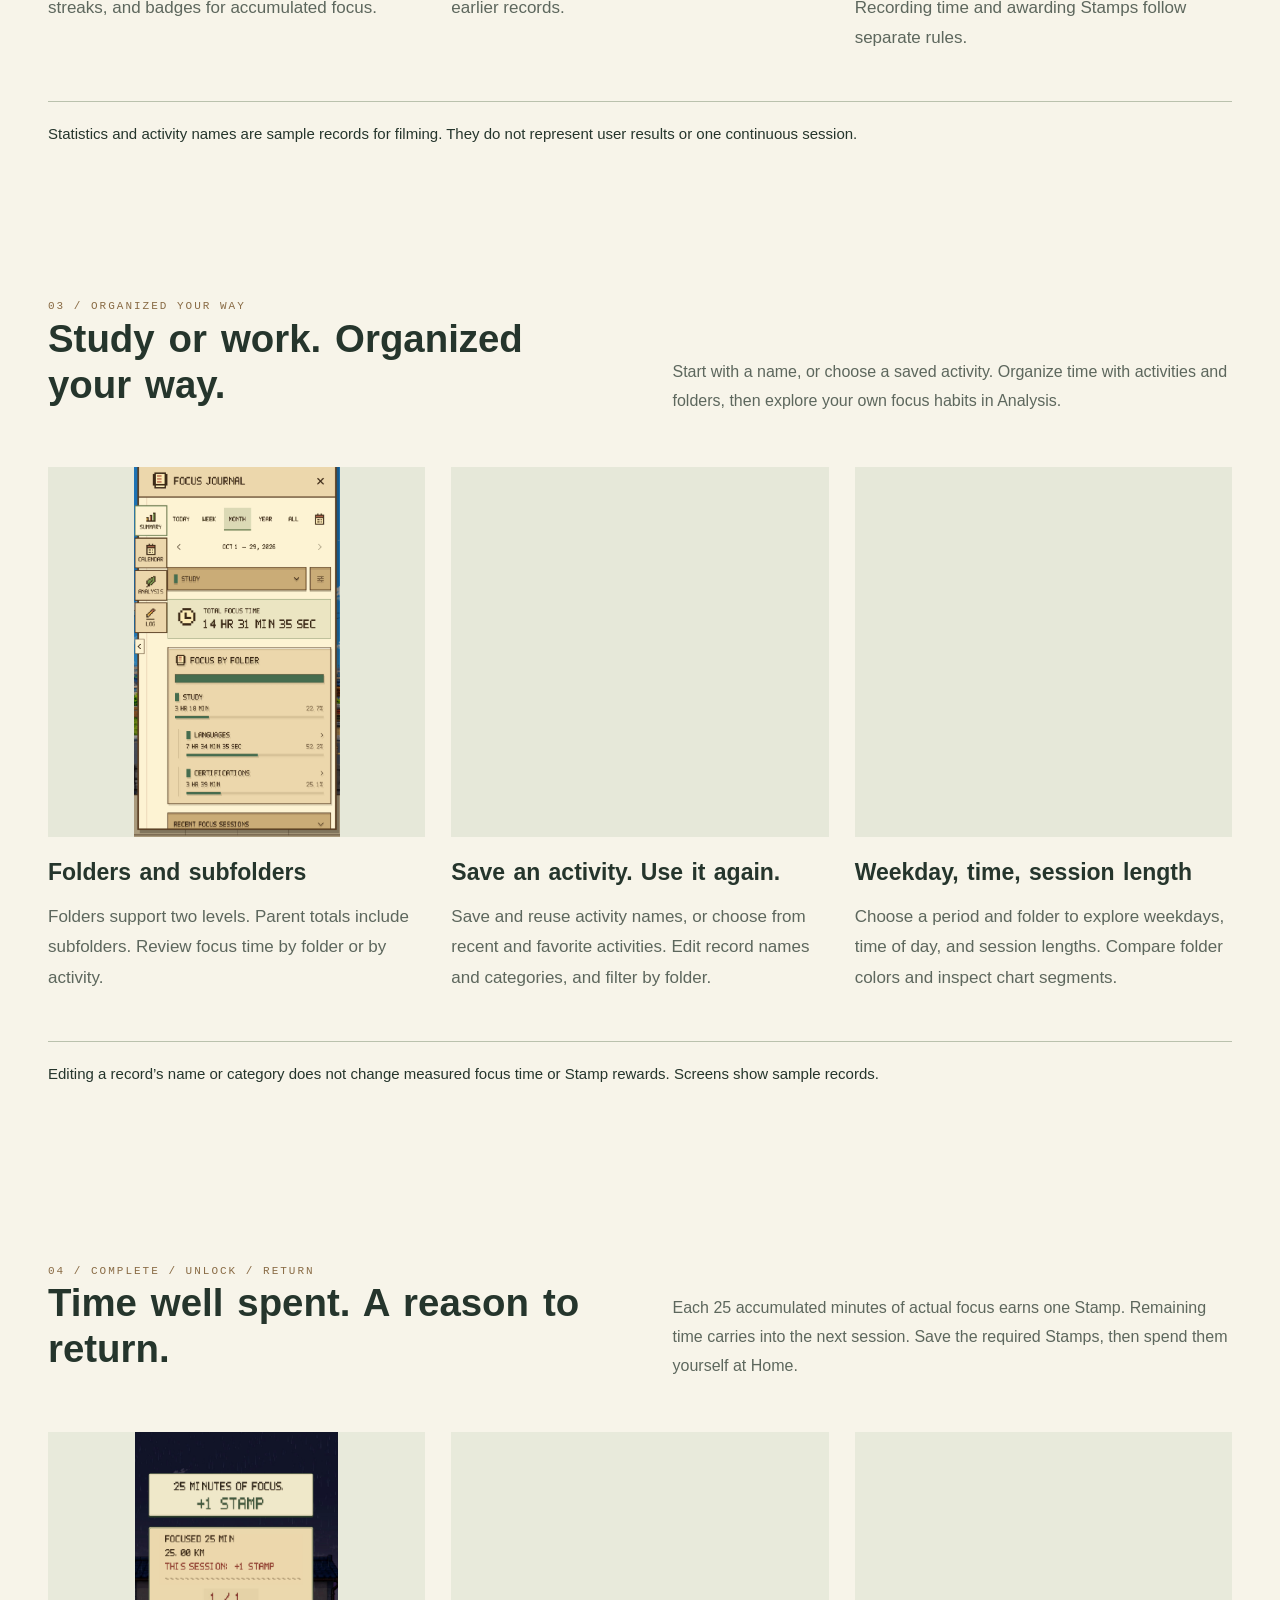
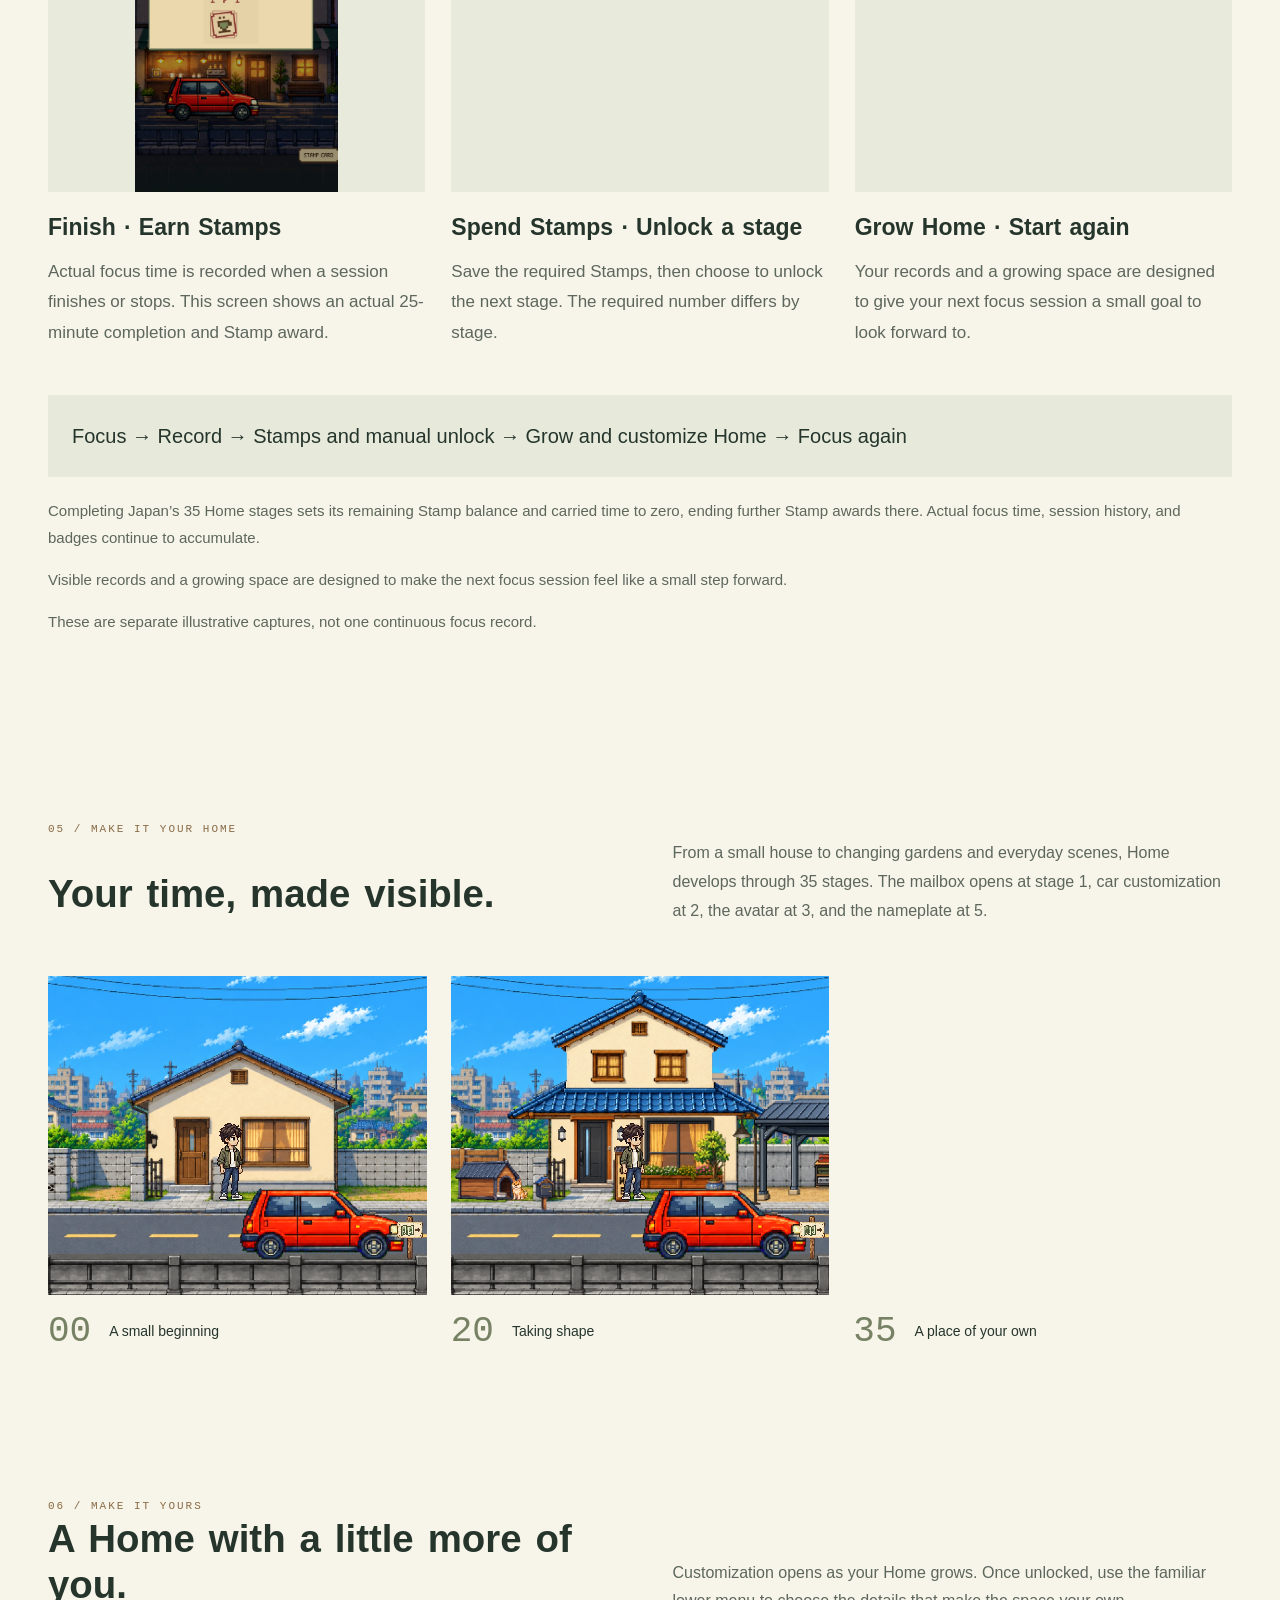
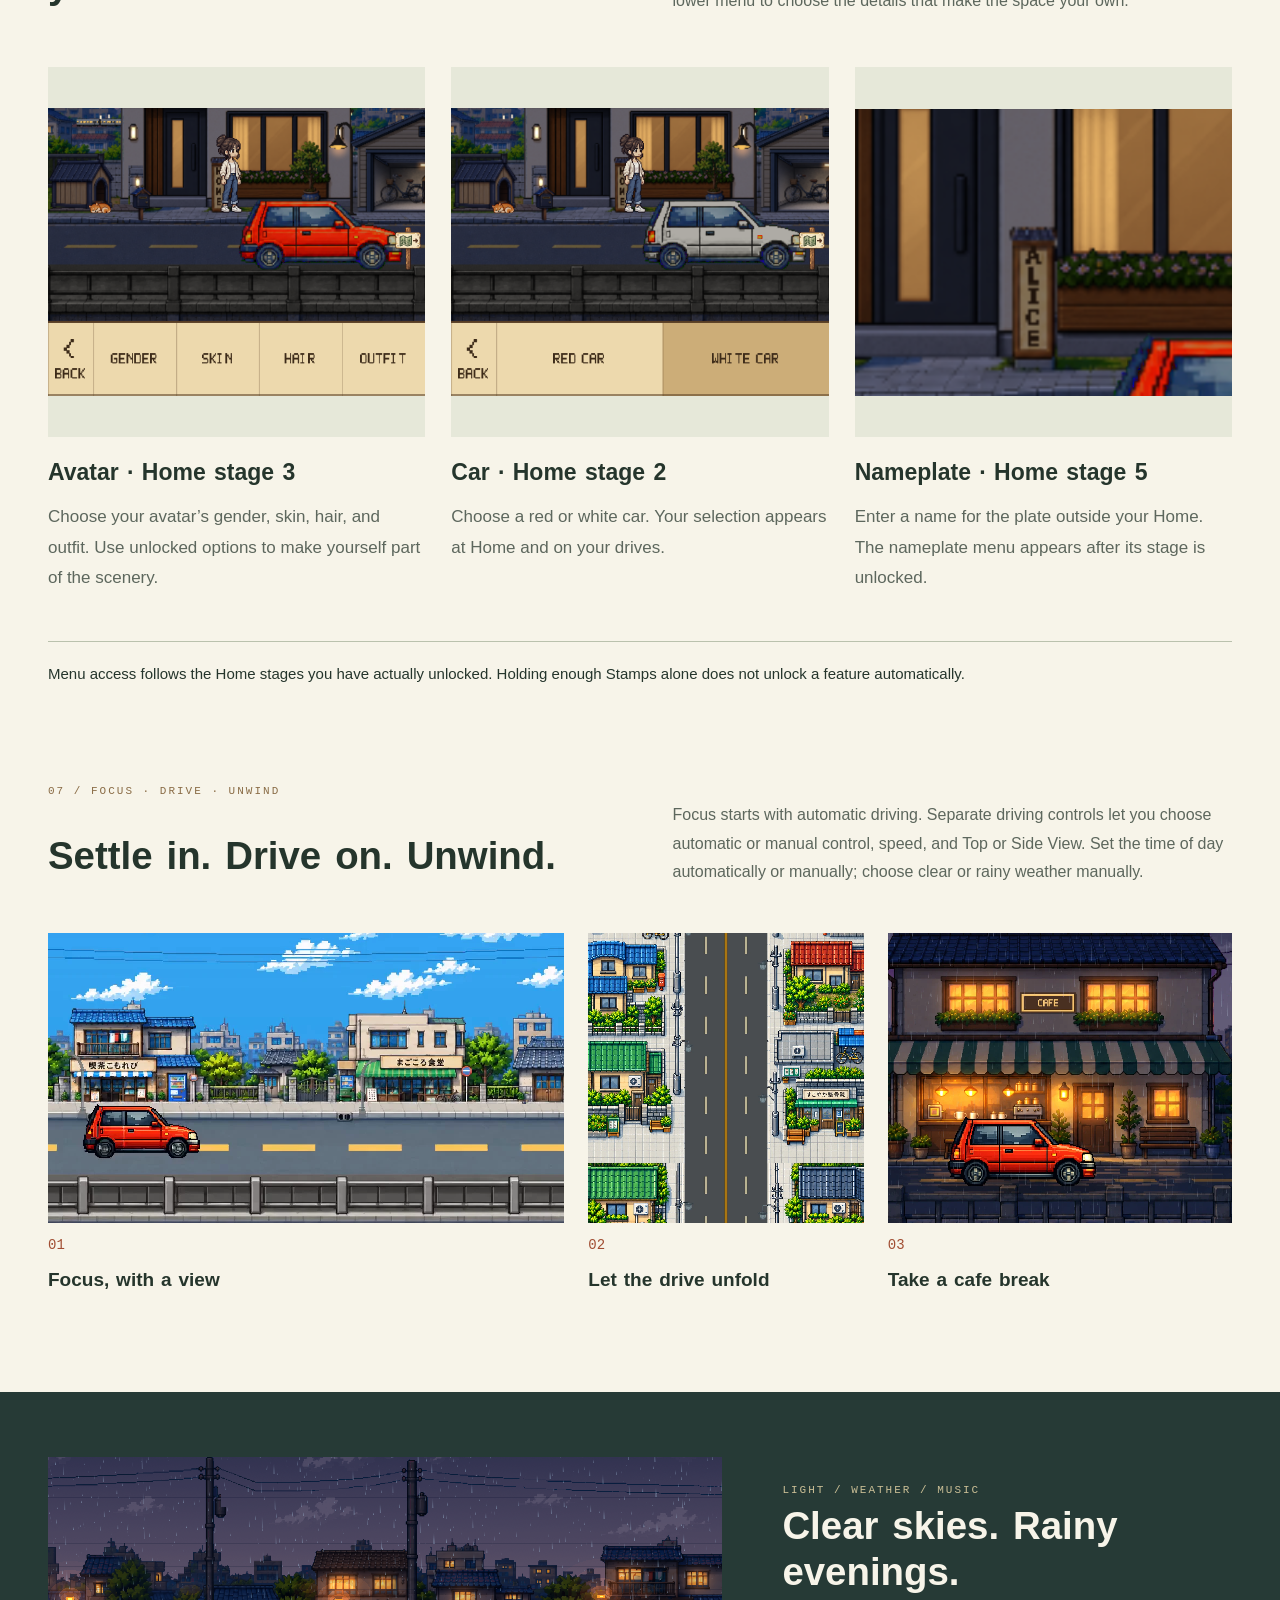
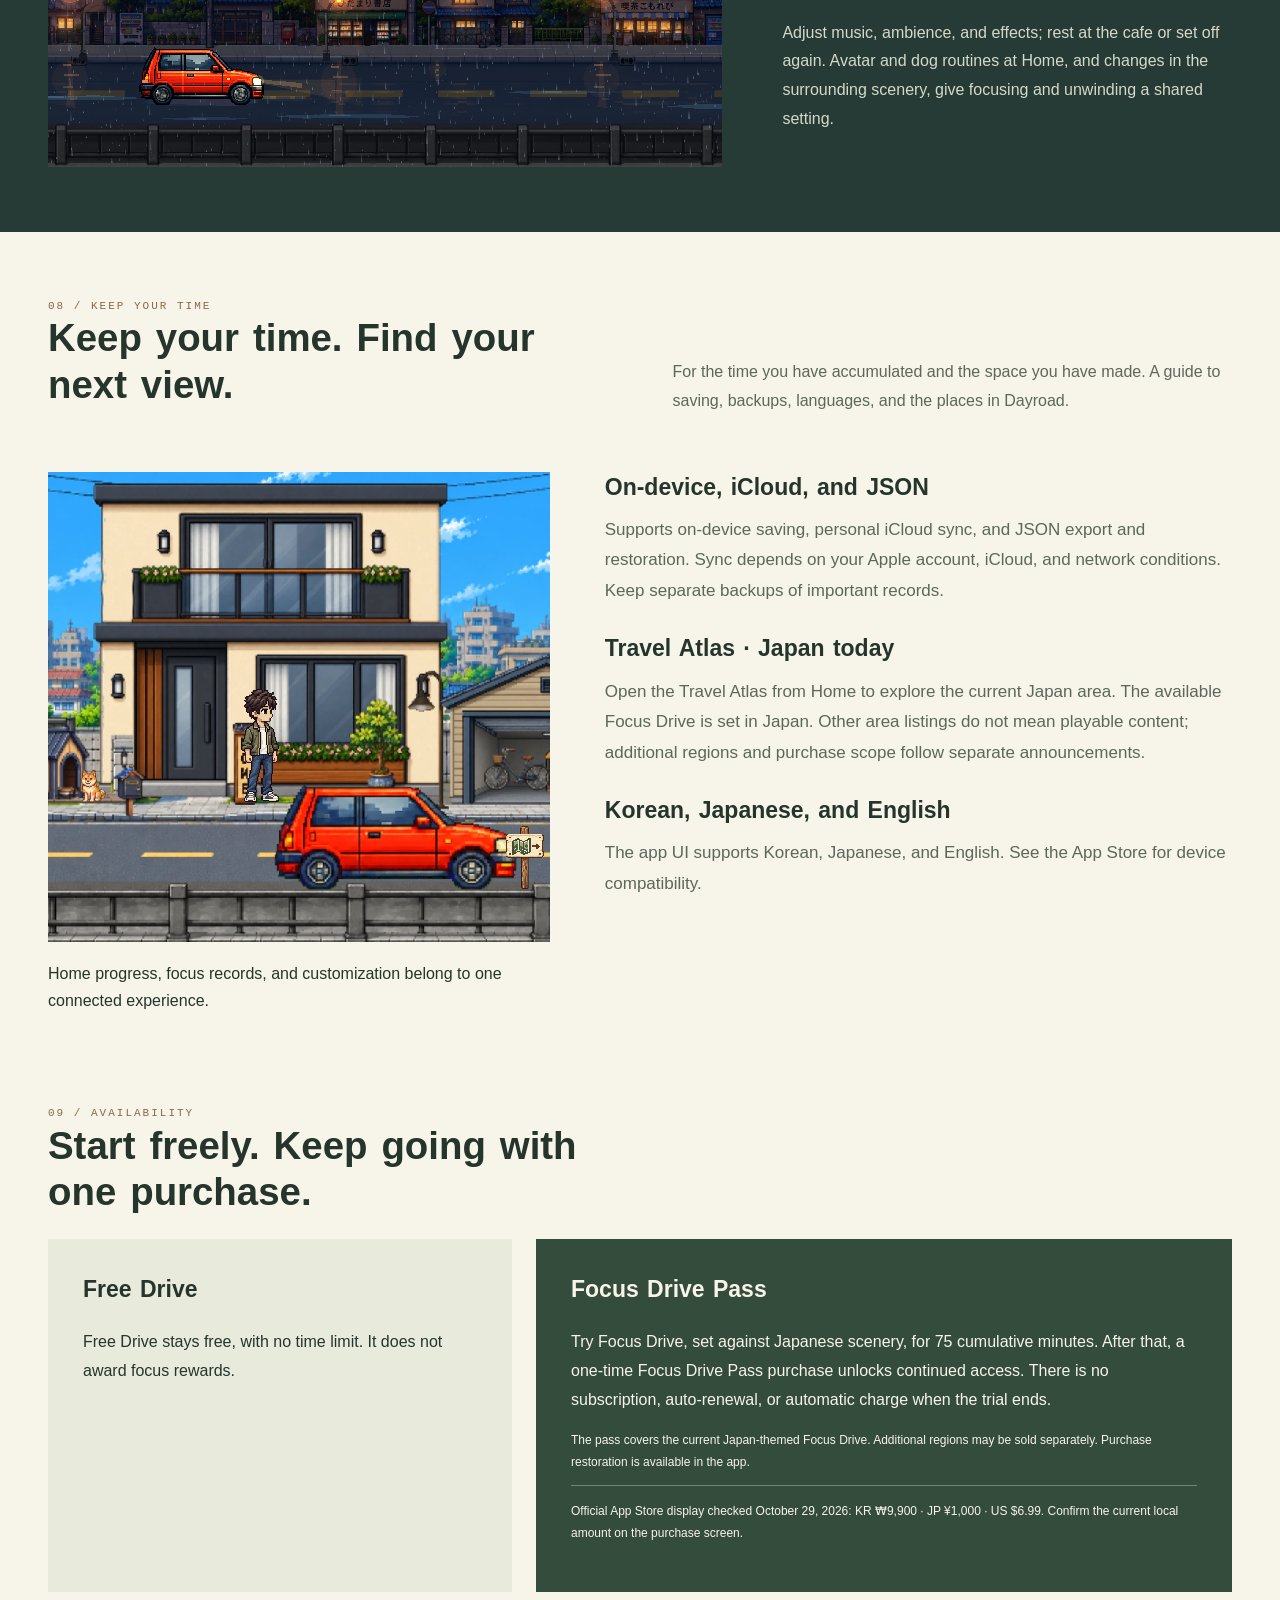
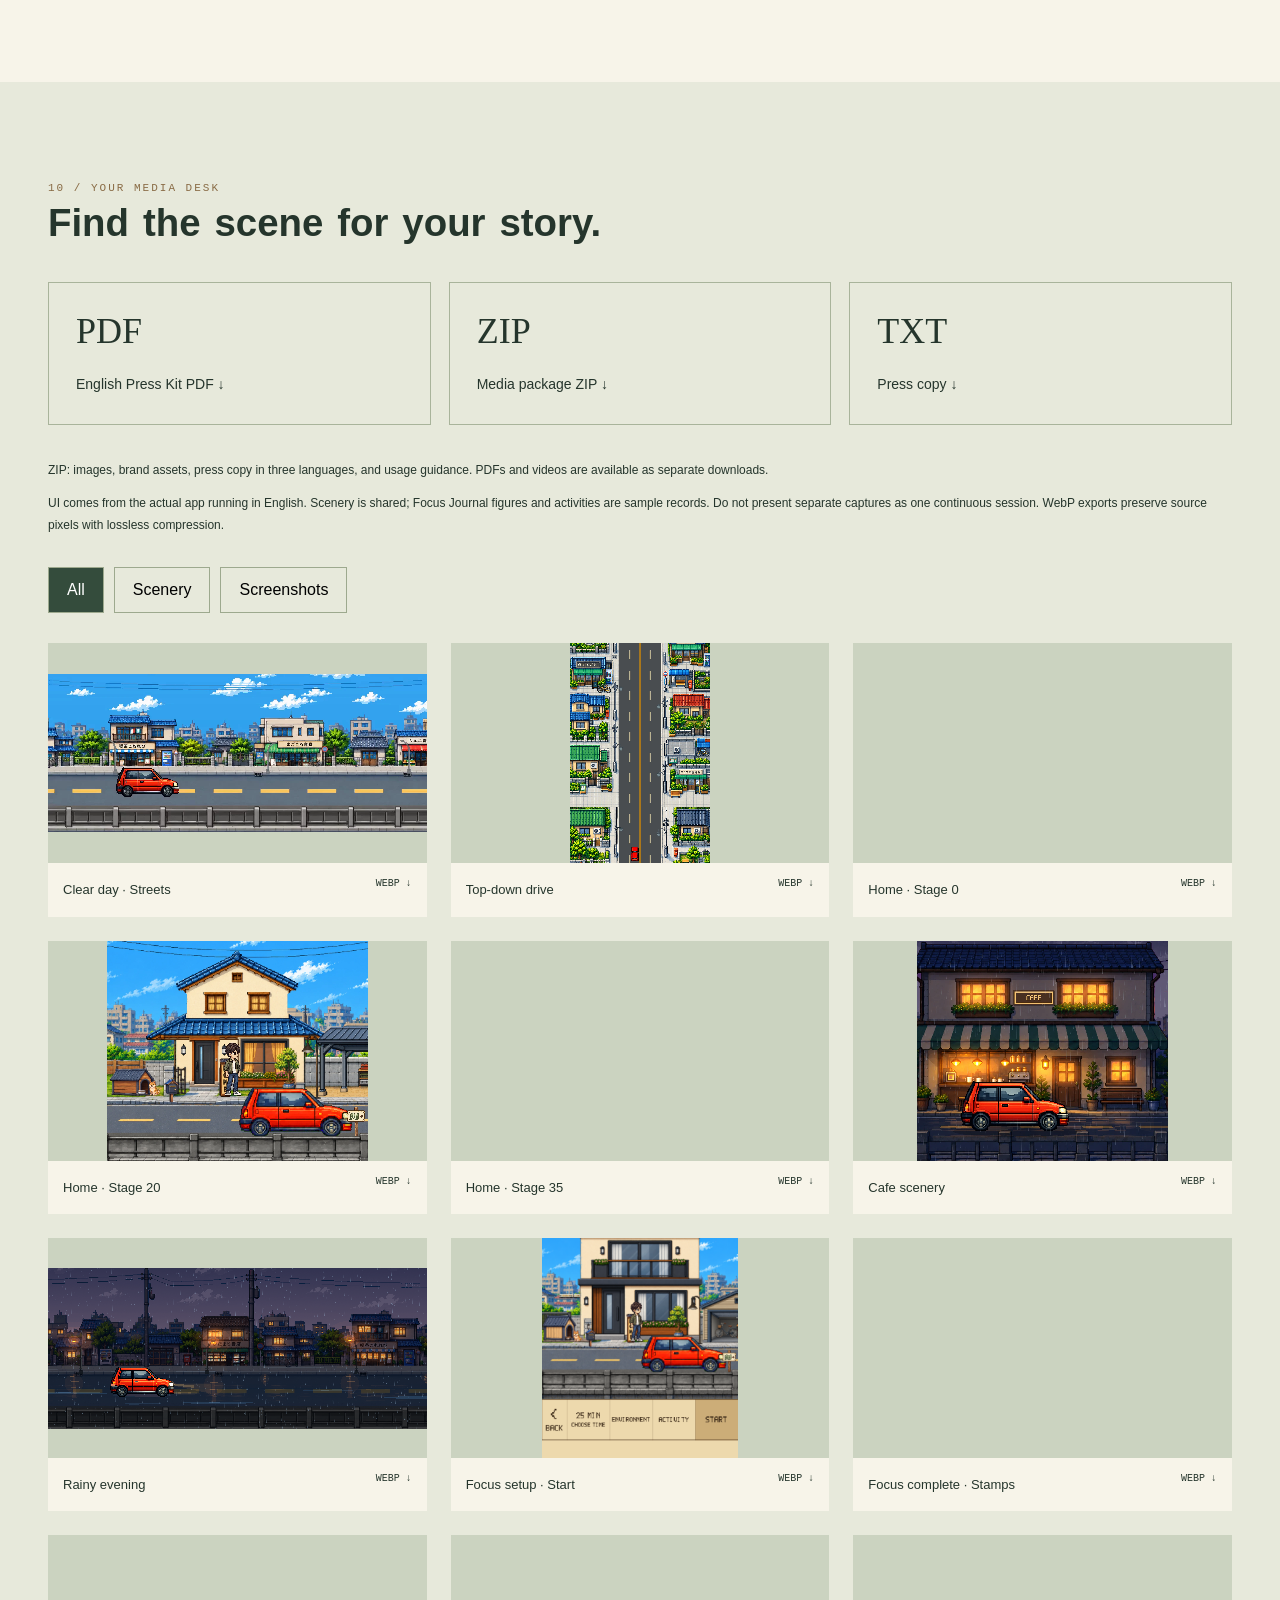
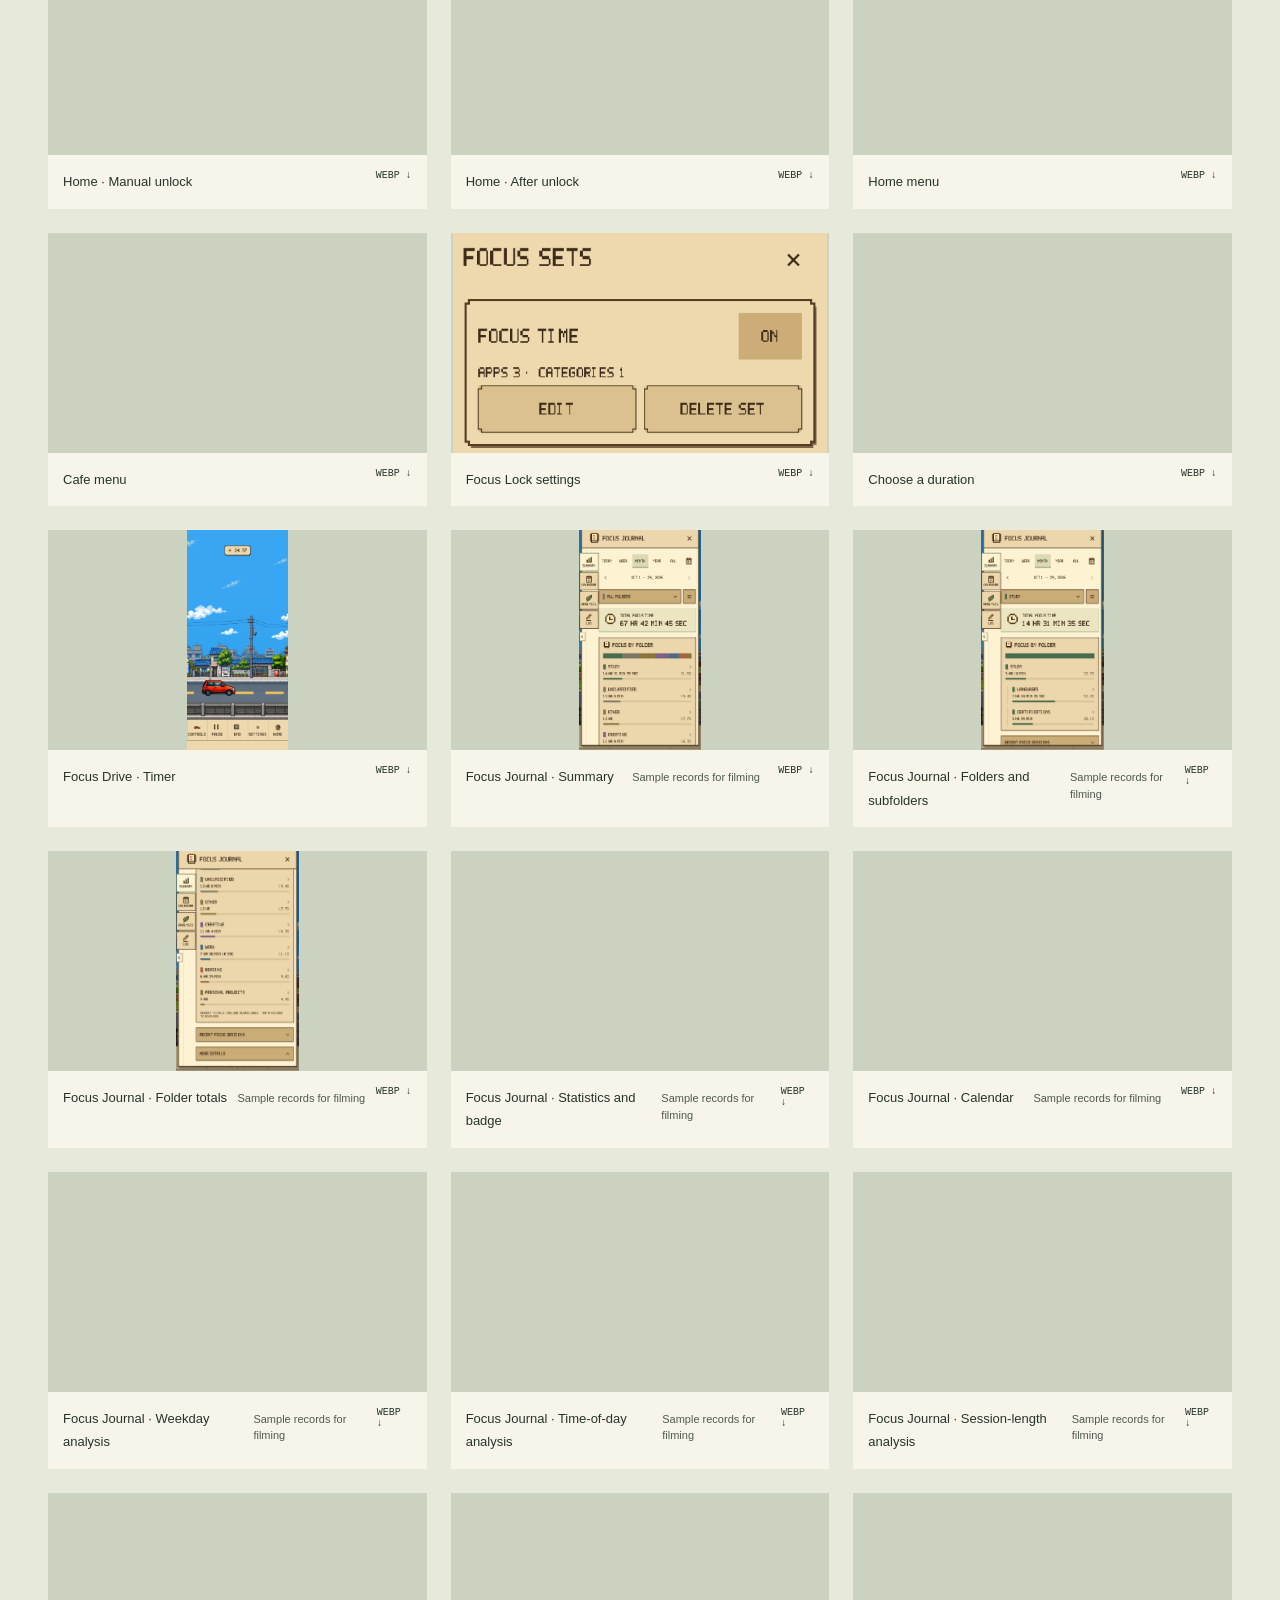
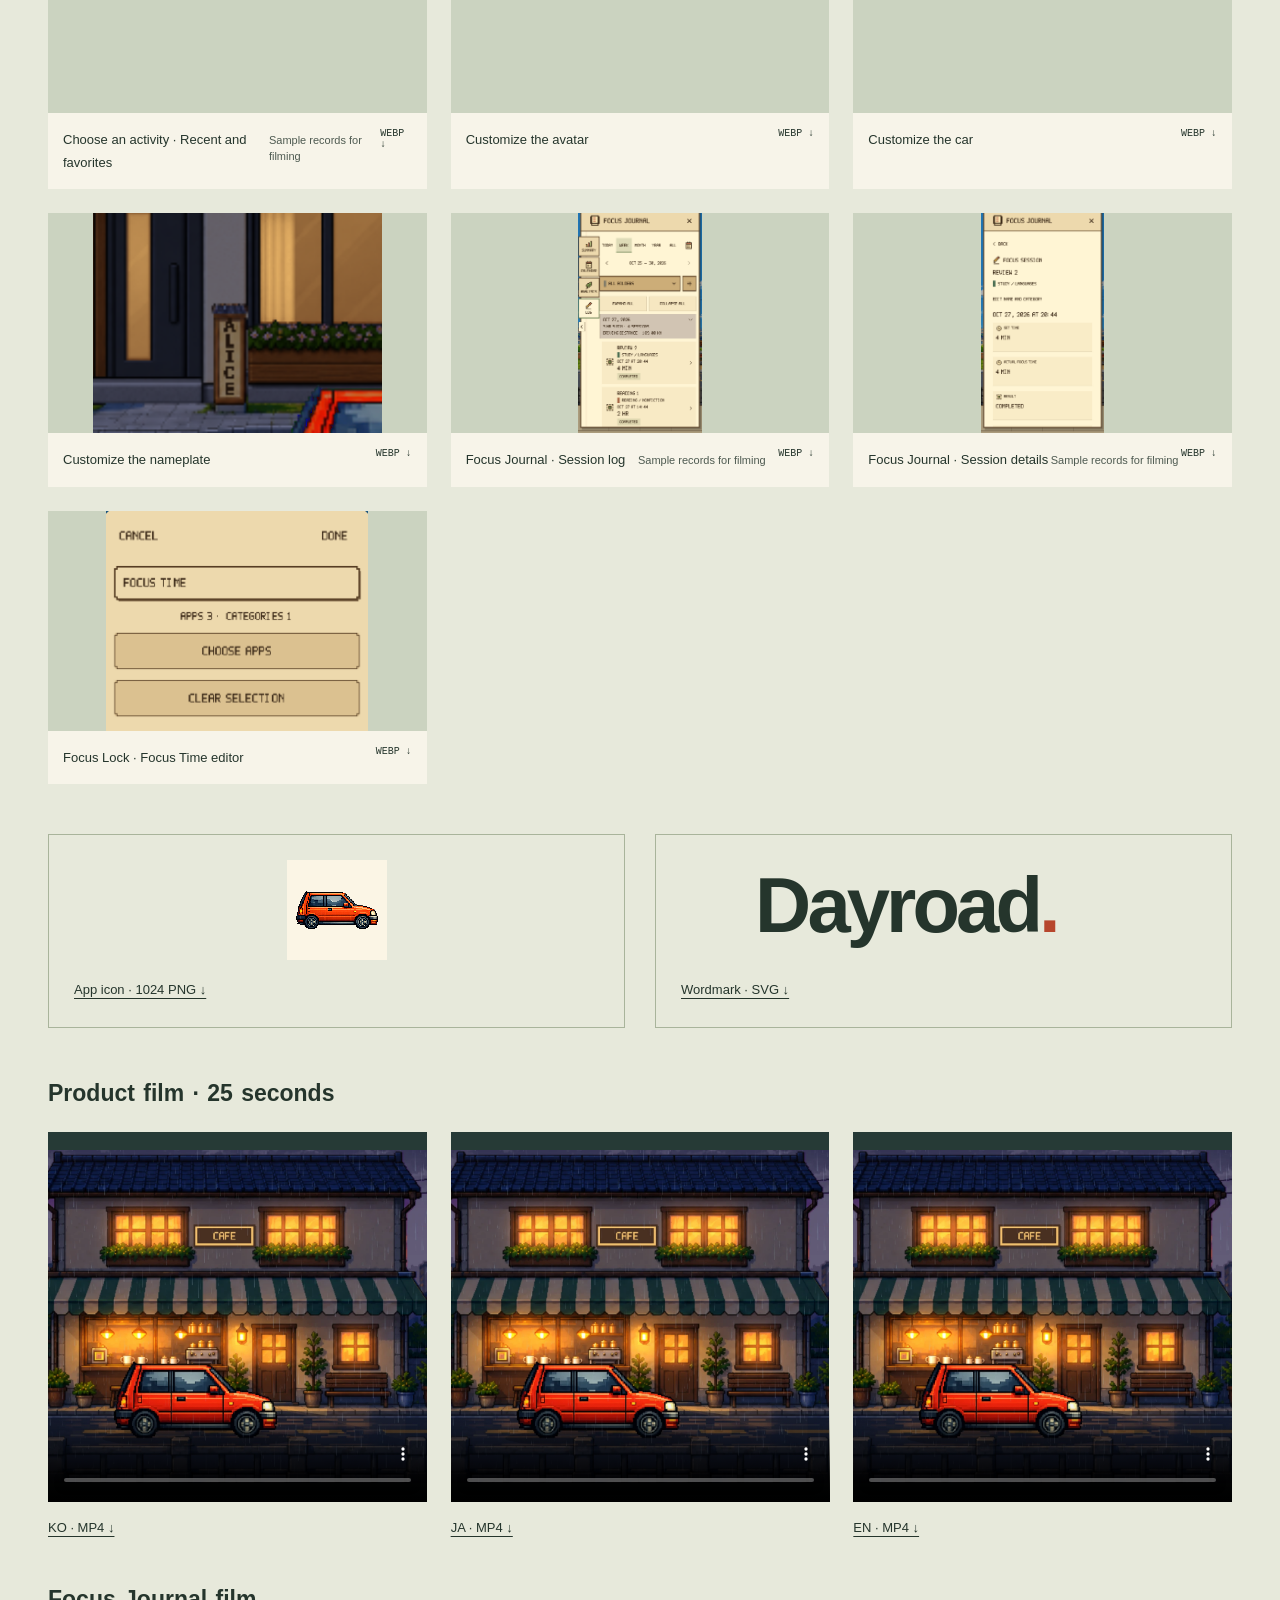
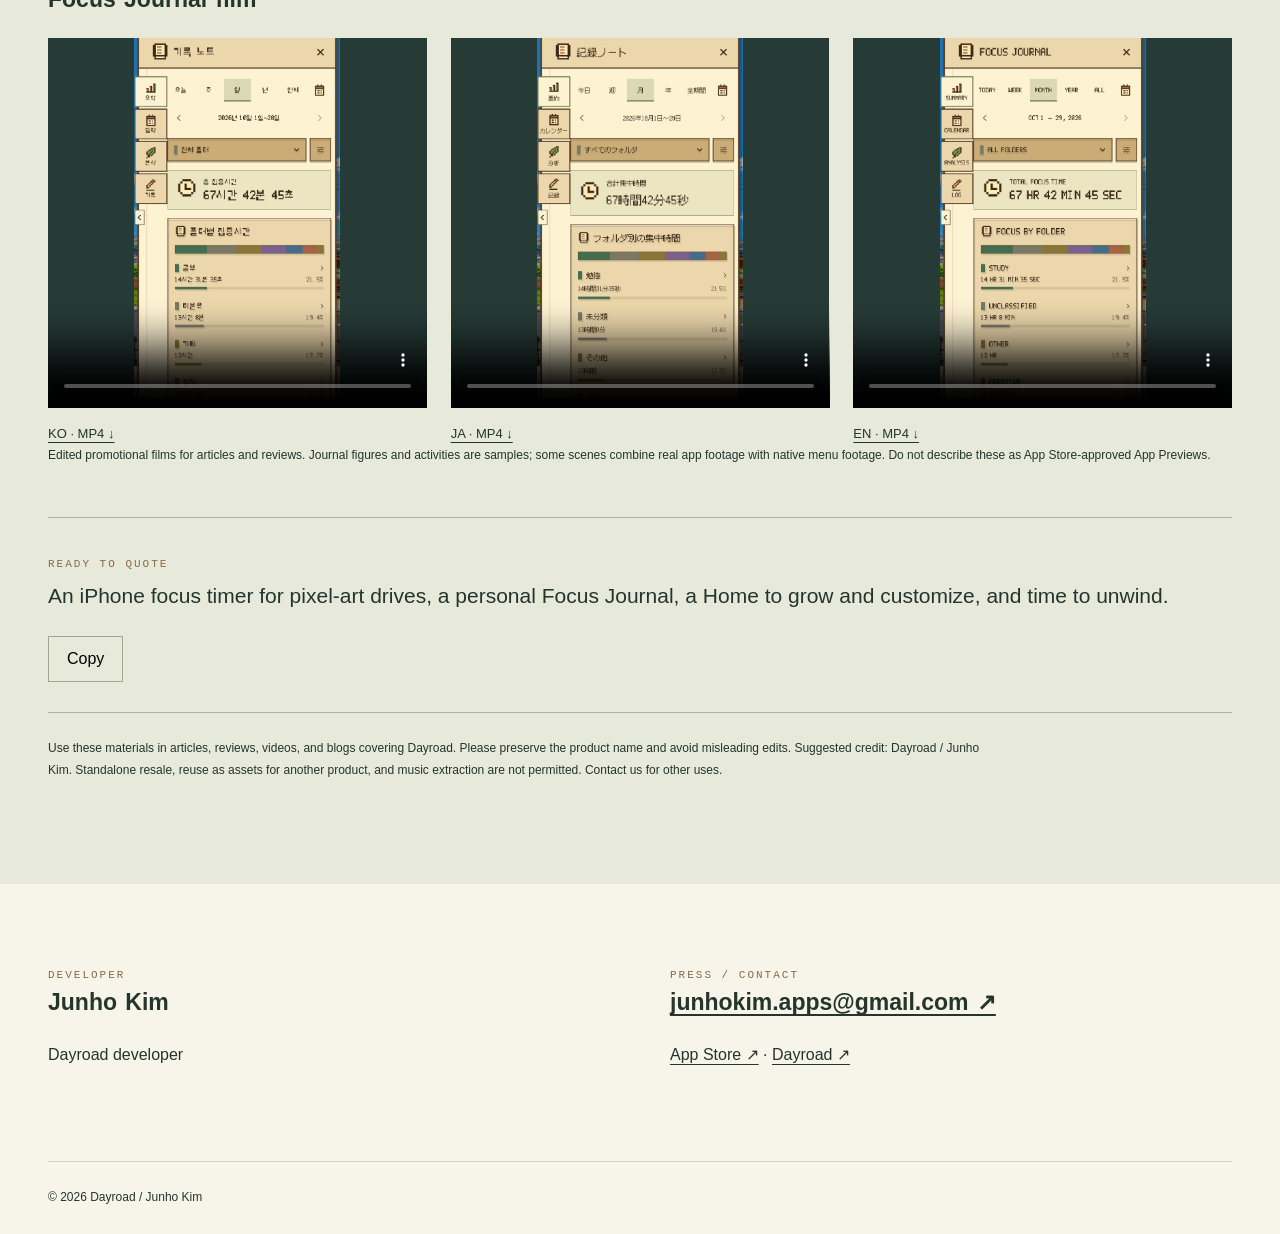
<file: presskit/en.html>
<!doctype html><html lang="en"><head><meta charset="utf-8"><meta name="viewport" content="width=device-width,initial-scale=1"><title>Dayroad — Press Kit</title><meta name="description" content="An iPhone focus timer for pixel-art drives, a personal Focus Journal, a Home to grow and customize, and time to unwind."><meta name="theme-color" content="#f7f4e9"><link rel="icon" href="media/brand/dayroad-icon-1024.png"><link rel="stylesheet" href="web.css"><script src="web.js" defer></script></head><body><a class="skip" href="#main">Skip to content</a><header><a class="brand" href="https://junhokimapps.github.io/dayroad-support/">Dayroad<span>.</span></a><nav aria-label="Choose language"><a href="index.html" lang="ko" >한국어</a><a href="ja.html" lang="ja" >日本語</a><a href="en.html" lang="en" aria-current="page">English</a></nav></header><main id="main"><section class="hero"><div class="hero-copy"><p class="eyebrow">Press Kit</p><h1>A little focus.<br>A little journey.</h1><p>An iPhone focus timer for focus, reflection, growth, and rest.</p><a class="button" href="#downloads">Download ↓</a></div><video autoplay muted loop playsinline poster="media/common/day.webp" preload="metadata" aria-label="Dayroad pixel-city drive video"><source src="videos/drive-day.mp4" type="video/mp4"></video><button id="motion" class="motion" data-play-label="Play drive video" data-pause-label="Pause drive video" aria-label="Pause drive video" aria-pressed="true">Ⅱ</button></section><section class="intro wrap"><p class="eyebrow">Official materials for press, reviewers, and creators</p><p class="large">Dayroad brings pixel-art drives, a Focus Journal, and a growing Home together in an iPhone focus timer. Choose your task, make time for it, reflect on your habits, shape your own space, then take a cafe break.</p><div class="pillars"><span>Focus</span><span>Keep a record</span><span>Grow and customize</span><span>Unwind</span></div><div class="fact-line">Released October 23, 2026 / Focus timer for iPhone / Korean · Japanese · English / Free download · One-time in-app purchase</div><p class="device-note">See the App Store for supported devices and compatibility details.</p></section><nav class="section-nav wrap" aria-label="Product sections"><a href="#focus">Focus</a><a href="#journal">Focus Journal</a><a href="#library">Activities & analysis</a><a href="#growth">Grow & customize</a><a href="#relax">Unwind</a><a href="#downloads">Downloads</a></nav><section class="focus-web wrap" id="focus"><div class="heading"><span class="eyebrow">01 / A FOCUS TIMER, FIRST</span><h2>Set a duration. Start focusing.</h2><p>For moments when starting feels difficult or another app pulls you away. Choose your task and duration; the car drives automatically while you study, read, or work.</p></div><div class="functional-cards"><article><img class="" src="media/screenshots/en/focus-start.webp" alt="Actual Dayroad image: Focus setup · Start" width="1080" height="1217" loading="lazy" decoding="async"><h3>Set a duration → Start</h3><p>Choose a 10, 25, 45, or 60-minute preset, or set hours, minutes, and seconds. An activity name is optional.</p></article><article><img class="" src="media/screenshots/en/drive.webp" alt="Actual Dayroad image: Focus Drive · Timer" width="1080" height="2340" loading="lazy" decoding="async"><h3>Focus Drive → Stay with it</h3><p>Focus Drive starts in automatic mode. Pause and resume the timer, and choose whether to show the remaining time.</p></article><article><img class="" src="media/screenshots/en/focus-lock.webp" alt="Actual Dayroad image: Focus Lock settings" width="1065" height="625" loading="lazy" decoding="async"><h3>Focus Lock → Fewer distractions</h3><p>Optionally block selected apps and categories with Screen Time permission. Using Focus Lock does not change the reward rules.</p></article></div><p class="support-note">Website blocking is not supported. A Lock Screen Live Activity can show the remaining time, with a completion notification. Availability depends on device support, permission, and notification settings.</p></section><section class="product-feature journal-web wrap" id="journal"><div class="heading"><span class="eyebrow">02 / KEEP A RECORD</span><h2>Your focus time becomes your story.</h2><p>Unlock the mailbox at Home stage 1 to open the Focus Journal. Move between Summary, Calendar, Analysis, and Log to reflect on time actually spent focusing.</p></div><div class="functional-cards editorial-cards"><article><img class="" src="media/screenshots/en/journal-summary.webp" alt="Actual Dayroad image: Focus Journal · Summary" width="1206" height="2163" loading="lazy" decoding="async"><h3>A summary, over time</h3><p>Review focus totals, trends, and comparisons by period. More details include completion rate, streaks, and badges for accumulated focus.</p></article><article><img class="" src="media/screenshots/en/journal-calendar.webp" alt="Actual Dayroad image: Focus Journal · Calendar" width="1206" height="2163" loading="lazy" decoding="async"><h3>A record for each day</h3><p>Choose a calendar date to see its focus time and sessions. Change the date or period to revisit earlier records.</p></article><article><img class="" src="media/screenshots/en/journal-log.webp" alt="Actual Dayroad image: Focus Journal · Session log" width="1080" height="1930" loading="lazy" decoding="async"><h3>Completed or stopped, in detail</h3><p>Session lists and details distinguish the target, actual focus time, and completion status. Recording time and awarding Stamps follow separate rules.</p></article></div><p class="support-note">Statistics and activity names are sample records for filming. They do not represent user results or one continuous session.</p></section><section class="product-feature library-web wrap" id="library"><div class="heading"><span class="eyebrow">03 / ORGANIZED YOUR WAY</span><h2>Study or work. Organized your way.</h2><p>Start with a name, or choose a saved activity. Organize time with activities and folders, then explore your own focus habits in Analysis.</p></div><div class="functional-cards editorial-cards"><article><img class="" src="media/screenshots/en/journal-folders.webp" alt="Actual Dayroad image: Focus Journal · Folders and subfolders" width="1206" height="2163" loading="lazy" decoding="async"><h3>Folders and subfolders</h3><p>Folders support two levels. Parent totals include subfolders. Review focus time by folder or by activity.</p></article><article><img class="" src="media/screenshots/en/activity.webp" alt="Actual Dayroad image: Choose an activity · Recent and favorites" width="1206" height="2229" loading="lazy" decoding="async"><h3>Save an activity. Use it again.</h3><p>Save and reuse activity names, or choose from recent and favorite activities. Edit record names and categories, and filter by folder.</p></article><article><img class="" src="media/screenshots/en/journal-hours.webp" alt="Actual Dayroad image: Focus Journal · Time-of-day analysis" width="1206" height="2163" loading="lazy" decoding="async"><h3>Weekday, time, session length</h3><p>Choose a period and folder to explore weekdays, time of day, and session lengths. Compare folder colors and inspect chart segments.</p></article></div><p class="support-note">Editing a record’s name or category does not change measured focus time or Stamp rewards. Screens show sample records.</p></section><section class="cycle-web wrap"><div class="heading"><span class="eyebrow">04 / COMPLETE / UNLOCK / RETURN</span><h2>Time well spent. A reason to return.</h2><p>Each 25 accumulated minutes of actual focus earns one Stamp. Remaining time carries into the next session. Save the required Stamps, then spend them yourself at Home.</p></div><div class="functional-cards cycle-cards"><article><img class="" src="media/screenshots/en/stamp-complete.webp" alt="Actual Dayroad image: Focus complete · Stamps" width="1080" height="1920" loading="lazy" decoding="async"><h3>Finish · Earn Stamps</h3><p>Actual focus time is recorded when a session finishes or stops. This screen shows an actual 25-minute completion and Stamp award.</p></article><article><img class="" src="media/screenshots/en/manual-unlock.webp" alt="Actual Dayroad image: Home · Manual unlock" width="1320" height="1434" loading="lazy" decoding="async"><h3>Spend Stamps · Unlock a stage</h3><p>Save the required Stamps, then choose to unlock the next stage. The required number differs by stage.</p></article><article><img class="" src="media/screenshots/en/unlock-complete.webp" alt="Actual Dayroad image: Home · After unlock" width="1320" height="1434" loading="lazy" decoding="async"><h3>Grow Home · Start again</h3><p>Your records and a growing space are designed to give your next focus session a small goal to look forward to.</p></article></div><p class="loop-line">Focus → Record → Stamps and manual unlock → Grow and customize Home → Focus again</p><p class="reward-note">Completing Japan’s 35 Home stages sets its remaining Stamp balance and carried time to zero, ending further Stamp awards there. Actual focus time, session history, and badges continue to accumulate.</p><p class="intent">Visible records and a growing space are designed to make the next focus session feel like a small step forward.</p><p class="reward-note">These are separate illustrative captures, not one continuous focus record.</p></section><section class="growth wrap" id="growth"><div class="heading"><span class="eyebrow">05 / MAKE IT YOUR HOME</span><h2>Your time, made visible.</h2><p>From a small house to changing gardens and everyday scenes, Home develops through 35 stages. The mailbox opens at stage 1, car customization at 2, the avatar at 3, and the nameplate at 5.</p></div><div class="stages"><figure><img class="" src="media/common/home-00.webp" alt="Actual Dayroad image: Home · Stage 0" width="1320" height="1112" loading="lazy" decoding="async"><figcaption><b>00</b> A small beginning</figcaption></figure><figure><img class="" src="media/common/home-20.webp" alt="Actual Dayroad image: Home · Stage 20" width="1320" height="1112" loading="lazy" decoding="async"><figcaption><b>20</b> Taking shape</figcaption></figure><figure><img class="" src="media/common/home-35.webp" alt="Actual Dayroad image: Home · Stage 35" width="1320" height="1112" loading="lazy" decoding="async"><figcaption><b>35</b> A place of your own</figcaption></figure></div></section><section class="product-feature custom-web wrap" id="custom"><div class="heading"><span class="eyebrow">06 / MAKE IT YOURS</span><h2>A Home with a little more of you.</h2><p>Customization opens as your Home grows. Once unlocked, use the familiar lower menu to choose the details that make the space your own.</p></div><div class="functional-cards editorial-cards"><article><img class="" src="media/screenshots/en/avatar.webp" alt="Actual Dayroad image: Customize the avatar" width="1206" height="920" loading="lazy" decoding="async"><h3>Avatar · Home stage 3</h3><p>Choose your avatar’s gender, skin, hair, and outfit. Use unlocked options to make yourself part of the scenery.</p></article><article><img class="" src="media/screenshots/en/vehicle.webp" alt="Actual Dayroad image: Customize the car" width="1206" height="920" loading="lazy" decoding="async"><h3>Car · Home stage 2</h3><p>Choose a red or white car. Your selection appears at Home and on your drives.</p></article><article><img class="" src="media/screenshots/en/nameplate.webp" alt="Actual Dayroad image: Customize the nameplate" width="420" height="320" loading="lazy" decoding="async"><h3>Nameplate · Home stage 5</h3><p>Enter a name for the plate outside your Home. The nameplate menu appears after its stage is unlocked.</p></article></div><p class="support-note">Menu access follows the Home stages you have actually unlocked. Holding enough Stamps alone does not unlock a feature automatically.</p></section><section class="experience wrap" id="relax"><div class="heading"><span class="eyebrow">07 / FOCUS · DRIVE · UNWIND</span><h2>Settle in. Drive on. Unwind.</h2><p>Focus starts with automatic driving. Separate driving controls let you choose automatic or manual control, speed, and Top or Side View. Set the time of day automatically or manually; choose clear or rainy weather manually.</p></div><div class="steps"><article><img class="" src="media/common/day.webp" alt="Actual Dayroad image: Clear day · Streets" width="1280" height="534" loading="lazy" decoding="async"><span>01</span><h3>Focus, with a view</h3></article><article><img class="" src="media/common/top.webp" alt="Actual Dayroad image: Top-down drive" width="959" height="1500" loading="lazy" decoding="async"><span>02</span><h3>Let the drive unfold</h3></article><article><img class="" src="media/common/cafe.webp" alt="Actual Dayroad image: Cafe scenery" width="1000" height="878" loading="lazy" decoding="async"><span>03</span><h3>Take a cafe break</h3></article></div></section><section class="weather"><div class="wrap weather-inner"><div><img class="" src="media/common/rain.webp" alt="Actual Dayroad image: Rainy evening" width="2610" height="1109" loading="lazy" decoding="async"></div><article><span class="eyebrow">LIGHT / WEATHER / MUSIC</span><h2>Clear skies. Rainy evenings.</h2><p>Adjust music, ambience, and effects; rest at the cafe or set off again. Avatar and dog routines at Home, and changes in the surrounding scenery, give focusing and unwinding a shared setting.</p></article></div></section><section class="product-data wrap" id="data"><div class="heading"><span class="eyebrow">08 / KEEP YOUR TIME</span><h2>Keep your time. Find your next view.</h2><p>For the time you have accumulated and the space you have made. A guide to saving, backups, languages, and the places in Dayroad.</p></div><div class="data-grid"><figure><img class="" src="media/common/home-35.webp" alt="Actual Dayroad image: Home · Stage 35" width="1320" height="1112" loading="lazy" decoding="async"><figcaption>Home progress, focus records, and customization belong to one connected experience.</figcaption></figure><div><article><h3>On-device, iCloud, and JSON</h3><p>Supports on-device saving, personal iCloud sync, and JSON export and restoration. Sync depends on your Apple account, iCloud, and network conditions. Keep separate backups of important records.</p></article><article><h3>Travel Atlas · Japan today</h3><p>Open the Travel Atlas from Home to explore the current Japan area. The available Focus Drive is set in Japan. Other area listings do not mean playable content; additional regions and purchase scope follow separate announcements.</p></article><article><h3>Korean, Japanese, and English</h3><p>The app UI supports Korean, Japanese, and English. See the App Store for device compatibility.</p></article></div></div></section><section class="availability wrap"><div class="heading"><span class="eyebrow">09 / AVAILABILITY</span><h2>Start freely. Keep going with one purchase.</h2></div><div class="pricegrid"><article><h3>Free Drive</h3><p>Free Drive stays free, with no time limit. It does not award focus rewards.</p></article><article><h3>Focus Drive Pass</h3><p>Try Focus Drive, set against Japanese scenery, for 75 cumulative minutes. After that, a one-time Focus Drive Pass purchase unlocks continued access. There is no subscription, auto-renewal, or automatic charge when the trial ends.</p><p class="small">The pass covers the current Japan-themed Focus Drive. Additional regions may be sold separately. Purchase restoration is available in the app.</p><p class="small prices">Official App Store display checked October 29, 2026: KR ₩9,900 · JP ¥1,000 · US $6.99. Confirm the current local amount on the purchase screen.</p></article></div></section><section class="downloads" id="downloads"><div class="wrap"><span class="eyebrow">10 / YOUR MEDIA DESK</span><h2>Find the scene for your story.</h2><div class="download-grid"><a href="downloads/Dayroad-Press-Kit-EN.pdf" download><b>PDF</b>English Press Kit PDF ↓</a><a href="downloads/Dayroad-Media-Package.zip" download><b>ZIP</b>Media package ZIP ↓</a><a href="downloads/Dayroad-Press-Copy-EN.txt" download><b>TXT</b>Press copy ↓</a></div><p class="small">ZIP: images, brand assets, press copy in three languages, and usage guidance. PDFs and videos are available as separate downloads.</p><p class="small">UI comes from the actual app running in English. Scenery is shared; Focus Journal figures and activities are sample records. Do not present separate captures as one continuous session. WebP exports preserve source pixels with lossless compression.</p><div class="filters" role="group" aria-label="Filter images"><button data-filter="all" aria-pressed="true">All</button><button data-filter="scenes" aria-pressed="false">Scenery</button><button data-filter="screenshots" aria-pressed="false">Screenshots</button></div><div class="gallery"><a class="asset" data-kind="scenes" href="media/common/day.webp" download="Dayroad-Common-day.webp"><img class="" src="media/common/day.webp" alt="Actual Dayroad image: Clear day · Streets" width="1280" height="534" loading="lazy" decoding="async"><span>Clear day · Streets<small>WEBP ↓</small></span></a><a class="asset" data-kind="scenes" href="media/common/top.webp" download="Dayroad-Common-top.webp"><img class="" src="media/common/top.webp" alt="Actual Dayroad image: Top-down drive" width="959" height="1500" loading="lazy" decoding="async"><span>Top-down drive<small>WEBP ↓</small></span></a><a class="asset" data-kind="scenes" href="media/common/home-00.webp" download="Dayroad-Common-home-00.webp"><img class="" src="media/common/home-00.webp" alt="Actual Dayroad image: Home · Stage 0" width="1320" height="1112" loading="lazy" decoding="async"><span>Home · Stage 0<small>WEBP ↓</small></span></a><a class="asset" data-kind="scenes" href="media/common/home-20.webp" download="Dayroad-Common-home-20.webp"><img class="" src="media/common/home-20.webp" alt="Actual Dayroad image: Home · Stage 20" width="1320" height="1112" loading="lazy" decoding="async"><span>Home · Stage 20<small>WEBP ↓</small></span></a><a class="asset" data-kind="scenes" href="media/common/home-35.webp" download="Dayroad-Common-home-35.webp"><img class="" src="media/common/home-35.webp" alt="Actual Dayroad image: Home · Stage 35" width="1320" height="1112" loading="lazy" decoding="async"><span>Home · Stage 35<small>WEBP ↓</small></span></a><a class="asset" data-kind="scenes" href="media/common/cafe.webp" download="Dayroad-Common-cafe.webp"><img class="" src="media/common/cafe.webp" alt="Actual Dayroad image: Cafe scenery" width="1000" height="878" loading="lazy" decoding="async"><span>Cafe scenery<small>WEBP ↓</small></span></a><a class="asset" data-kind="scenes" href="media/common/rain.webp" download="Dayroad-Common-rain.webp"><img class="" src="media/common/rain.webp" alt="Actual Dayroad image: Rainy evening" width="2610" height="1109" loading="lazy" decoding="async"><span>Rainy evening<small>WEBP ↓</small></span></a><a class="asset" data-kind="screenshots" href="media/screenshots/en/focus-start.webp" download="Dayroad-EN-focus-start.webp"><img class="" src="media/screenshots/en/focus-start.webp" alt="Actual Dayroad image: Focus setup · Start" width="1080" height="1217" loading="lazy" decoding="async"><span>Focus setup · Start<small>WEBP ↓</small></span></a><a class="asset" data-kind="screenshots" href="media/screenshots/en/stamp-complete.webp" download="Dayroad-EN-stamp-complete.webp"><img class="" src="media/screenshots/en/stamp-complete.webp" alt="Actual Dayroad image: Focus complete · Stamps" width="1080" height="1920" loading="lazy" decoding="async"><span>Focus complete · Stamps<small>WEBP ↓</small></span></a><a class="asset" data-kind="screenshots" href="media/screenshots/en/manual-unlock.webp" download="Dayroad-EN-manual-unlock.webp"><img class="" src="media/screenshots/en/manual-unlock.webp" alt="Actual Dayroad image: Home · Manual unlock" width="1320" height="1434" loading="lazy" decoding="async"><span>Home · Manual unlock<small>WEBP ↓</small></span></a><a class="asset" data-kind="screenshots" href="media/screenshots/en/unlock-complete.webp" download="Dayroad-EN-unlock-complete.webp"><img class="" src="media/screenshots/en/unlock-complete.webp" alt="Actual Dayroad image: Home · After unlock" width="1320" height="1434" loading="lazy" decoding="async"><span>Home · After unlock<small>WEBP ↓</small></span></a><a class="asset" data-kind="screenshots" href="media/screenshots/en/home-menu.webp" download="Dayroad-EN-home-menu.webp"><img class="" src="media/screenshots/en/home-menu.webp" alt="Actual Dayroad image: Home menu" width="1320" height="2151" loading="lazy" decoding="async"><span>Home menu<small>WEBP ↓</small></span></a><a class="asset" data-kind="screenshots" href="media/screenshots/en/cafe-menu.webp" download="Dayroad-EN-cafe-menu.webp"><img class="" src="media/screenshots/en/cafe-menu.webp" alt="Actual Dayroad image: Cafe menu" width="1320" height="2466" loading="lazy" decoding="async"><span>Cafe menu<small>WEBP ↓</small></span></a><a class="asset" data-kind="screenshots" href="media/screenshots/en/focus-lock.webp" download="Dayroad-EN-focus-lock.webp"><img class="" src="media/screenshots/en/focus-lock.webp" alt="Actual Dayroad image: Focus Lock settings" width="1065" height="625" loading="lazy" decoding="async"><span>Focus Lock settings<small>WEBP ↓</small></span></a><a class="asset" data-kind="screenshots" href="media/screenshots/en/time-presets.webp" download="Dayroad-EN-time-presets.webp"><img class="" src="media/screenshots/en/time-presets.webp" alt="Actual Dayroad image: Choose a duration" width="1080" height="1217" loading="lazy" decoding="async"><span>Choose a duration<small>WEBP ↓</small></span></a><a class="asset" data-kind="screenshots" href="media/screenshots/en/drive.webp" download="Dayroad-EN-drive.webp"><img class="" src="media/screenshots/en/drive.webp" alt="Actual Dayroad image: Focus Drive · Timer" width="1080" height="2340" loading="lazy" decoding="async"><span>Focus Drive · Timer<small>WEBP ↓</small></span></a><a class="asset" data-kind="screenshots" href="media/screenshots/en/journal-summary.webp" download="Dayroad-EN-journal-summary.webp"><img class="" src="media/screenshots/en/journal-summary.webp" alt="Actual Dayroad image: Focus Journal · Summary" width="1206" height="2163" loading="lazy" decoding="async"><span>Focus Journal · Summary<em class="sample-label">Sample records for filming</em><small>WEBP ↓</small></span></a><a class="asset" data-kind="screenshots" href="media/screenshots/en/journal-folders.webp" download="Dayroad-EN-journal-folders.webp"><img class="" src="media/screenshots/en/journal-folders.webp" alt="Actual Dayroad image: Focus Journal · Folders and subfolders" width="1206" height="2163" loading="lazy" decoding="async"><span>Focus Journal · Folders and subfolders<em class="sample-label">Sample records for filming</em><small>WEBP ↓</small></span></a><a class="asset" data-kind="screenshots" href="media/screenshots/en/journal-folder-totals.webp" download="Dayroad-EN-journal-folder-totals.webp"><img class="" src="media/screenshots/en/journal-folder-totals.webp" alt="Actual Dayroad image: Focus Journal · Folder totals" width="1206" height="2163" loading="lazy" decoding="async"><span>Focus Journal · Folder totals<em class="sample-label">Sample records for filming</em><small>WEBP ↓</small></span></a><a class="asset" data-kind="screenshots" href="media/screenshots/en/journal-badges.webp" download="Dayroad-EN-journal-badges.webp"><img class="" src="media/screenshots/en/journal-badges.webp" alt="Actual Dayroad image: Focus Journal · Statistics and badge" width="1206" height="2163" loading="lazy" decoding="async"><span>Focus Journal · Statistics and badge<em class="sample-label">Sample records for filming</em><small>WEBP ↓</small></span></a><a class="asset" data-kind="screenshots" href="media/screenshots/en/journal-calendar.webp" download="Dayroad-EN-journal-calendar.webp"><img class="" src="media/screenshots/en/journal-calendar.webp" alt="Actual Dayroad image: Focus Journal · Calendar" width="1206" height="2163" loading="lazy" decoding="async"><span>Focus Journal · Calendar<em class="sample-label">Sample records for filming</em><small>WEBP ↓</small></span></a><a class="asset" data-kind="screenshots" href="media/screenshots/en/journal-weekday.webp" download="Dayroad-EN-journal-weekday.webp"><img class="" src="media/screenshots/en/journal-weekday.webp" alt="Actual Dayroad image: Focus Journal · Weekday analysis" width="1206" height="2163" loading="lazy" decoding="async"><span>Focus Journal · Weekday analysis<em class="sample-label">Sample records for filming</em><small>WEBP ↓</small></span></a><a class="asset" data-kind="screenshots" href="media/screenshots/en/journal-hours.webp" download="Dayroad-EN-journal-hours.webp"><img class="" src="media/screenshots/en/journal-hours.webp" alt="Actual Dayroad image: Focus Journal · Time-of-day analysis" width="1206" height="2163" loading="lazy" decoding="async"><span>Focus Journal · Time-of-day analysis<em class="sample-label">Sample records for filming</em><small>WEBP ↓</small></span></a><a class="asset" data-kind="screenshots" href="media/screenshots/en/journal-lengths.webp" download="Dayroad-EN-journal-lengths.webp"><img class="" src="media/screenshots/en/journal-lengths.webp" alt="Actual Dayroad image: Focus Journal · Session-length analysis" width="1206" height="2163" loading="lazy" decoding="async"><span>Focus Journal · Session-length analysis<em class="sample-label">Sample records for filming</em><small>WEBP ↓</small></span></a><a class="asset" data-kind="screenshots" href="media/screenshots/en/activity.webp" download="Dayroad-EN-activity.webp"><img class="" src="media/screenshots/en/activity.webp" alt="Actual Dayroad image: Choose an activity · Recent and favorites" width="1206" height="2229" loading="lazy" decoding="async"><span>Choose an activity · Recent and favorites<em class="sample-label">Sample records for filming</em><small>WEBP ↓</small></span></a><a class="asset" data-kind="screenshots" href="media/screenshots/en/avatar.webp" download="Dayroad-EN-avatar.webp"><img class="" src="media/screenshots/en/avatar.webp" alt="Actual Dayroad image: Customize the avatar" width="1206" height="920" loading="lazy" decoding="async"><span>Customize the avatar<small>WEBP ↓</small></span></a><a class="asset" data-kind="screenshots" href="media/screenshots/en/vehicle.webp" download="Dayroad-EN-vehicle.webp"><img class="" src="media/screenshots/en/vehicle.webp" alt="Actual Dayroad image: Customize the car" width="1206" height="920" loading="lazy" decoding="async"><span>Customize the car<small>WEBP ↓</small></span></a><a class="asset" data-kind="screenshots" href="media/screenshots/en/nameplate.webp" download="Dayroad-EN-nameplate.webp"><img class="" src="media/screenshots/en/nameplate.webp" alt="Actual Dayroad image: Customize the nameplate" width="420" height="320" loading="lazy" decoding="async"><span>Customize the nameplate<small>WEBP ↓</small></span></a><a class="asset" data-kind="screenshots" href="media/screenshots/en/journal-log.webp" download="Dayroad-EN-journal-log.webp"><img class="" src="media/screenshots/en/journal-log.webp" alt="Actual Dayroad image: Focus Journal · Session log" width="1080" height="1930" loading="lazy" decoding="async"><span>Focus Journal · Session log<em class="sample-label">Sample records for filming</em><small>WEBP ↓</small></span></a><a class="asset" data-kind="screenshots" href="media/screenshots/en/journal-session-detail.webp" download="Dayroad-EN-journal-session-detail.webp"><img class="" src="media/screenshots/en/journal-session-detail.webp" alt="Actual Dayroad image: Focus Journal · Session details" width="1080" height="1930" loading="lazy" decoding="async"><span>Focus Journal · Session details<em class="sample-label">Sample records for filming</em><small>WEBP ↓</small></span></a><a class="asset" data-kind="screenshots" href="media/screenshots/en/focus-lock-editor.webp" download="Dayroad-EN-focus-lock-editor.webp"><img class="" src="media/screenshots/en/focus-lock-editor.webp" alt="Actual Dayroad image: Focus Lock · Focus Time editor" width="1065" height="895" loading="lazy" decoding="async"><span>Focus Lock · Focus Time editor<small>WEBP ↓</small></span></a></div><div class="brand-assets"><a href="media/brand/dayroad-icon-1024.png" download><img class="" src="media/brand/dayroad-icon-1024.png" alt="Actual Dayroad image: App icon" width="1024" height="1024" loading="lazy" decoding="async">App icon · 1024 PNG ↓</a><a href="media/brand/dayroad-wordmark.svg" download><img class="" src="media/brand/dayroad-wordmark.svg" alt="Actual Dayroad image: Wordmark" width="720" height="180" loading="lazy" decoding="async">Wordmark · SVG ↓</a></div><h3>Product film · 25 seconds</h3><div class="videos"><article><video controls playsinline preload="none" poster="media/common/cafe.webp" aria-label="Dayroad preview in Korean"><source src="videos/Dayroad-Preview-KO.mp4" type="video/mp4"></video><a href="videos/Dayroad-Preview-KO.mp4" download>KO · MP4 ↓</a></article><article><video controls playsinline preload="none" poster="media/common/cafe.webp" aria-label="Dayroad preview in Japanese"><source src="videos/Dayroad-Preview-JA.mp4" type="video/mp4"></video><a href="videos/Dayroad-Preview-JA.mp4" download>JA · MP4 ↓</a></article><article><video controls playsinline preload="none" poster="media/common/cafe.webp" aria-label="Dayroad preview in English"><source src="videos/Dayroad-Preview-EN.mp4" type="video/mp4"></video><a href="videos/Dayroad-Preview-EN.mp4" download>EN · MP4 ↓</a></article></div><h3 class="journal-film-title">Focus Journal film</h3><div class="videos"><article><video controls playsinline preload="none" poster="media/screenshots/ko/journal-summary.webp" aria-label="Focus Journal film · Dayroad preview in Korean"><source src="videos/Dayroad-Focus-Journal-KO.mp4" type="video/mp4"></video><a href="videos/Dayroad-Focus-Journal-KO.mp4" download>KO · MP4 ↓</a></article><article><video controls playsinline preload="none" poster="media/screenshots/ja/journal-summary.webp" aria-label="Focus Journal film · Dayroad preview in Japanese"><source src="videos/Dayroad-Focus-Journal-JA.mp4" type="video/mp4"></video><a href="videos/Dayroad-Focus-Journal-JA.mp4" download>JA · MP4 ↓</a></article><article><video controls playsinline preload="none" poster="media/screenshots/en/journal-summary.webp" aria-label="Focus Journal film · Dayroad preview in English"><source src="videos/Dayroad-Focus-Journal-EN.mp4" type="video/mp4"></video><a href="videos/Dayroad-Focus-Journal-EN.mp4" download>EN · MP4 ↓</a></article></div><p class="small">Edited promotional films for articles and reviews. Journal figures and activities are samples; some scenes combine real app footage with native menu footage. Do not describe these as App Store-approved App Previews.</p><div class="copybox"><span class="eyebrow">READY TO QUOTE</span><p id="press-copy">An iPhone focus timer for pixel-art drives, a personal Focus Journal, a Home to grow and customize, and time to unwind.</p><button id="copy" data-done="Copied">Copy</button></div><p class="usage">Use these materials in articles, reviews, videos, and blogs covering Dayroad. Please preserve the product name and avoid misleading edits. Suggested credit: Dayroad / Junho Kim. Standalone resale, reuse as assets for another product, and music extraction are not permitted. Contact us for other uses.</p></div></section><section class="contact wrap"><div><span class="eyebrow">DEVELOPER</span><h3>Junho Kim</h3><p>Dayroad developer</p></div><div><span class="eyebrow">PRESS / CONTACT</span><h3><a href="mailto:junhokim.apps@gmail.com">junhokim.apps@gmail.com ↗</a></h3><a href="https://apps.apple.com/app/id6821862731">App Store ↗</a> · <a href="https://junhokimapps.github.io/dayroad-support/">Dayroad ↗</a></div></section></main><footer class="wrap">© 2026 Dayroad / Junho Kim</footer></body></html>
</file>
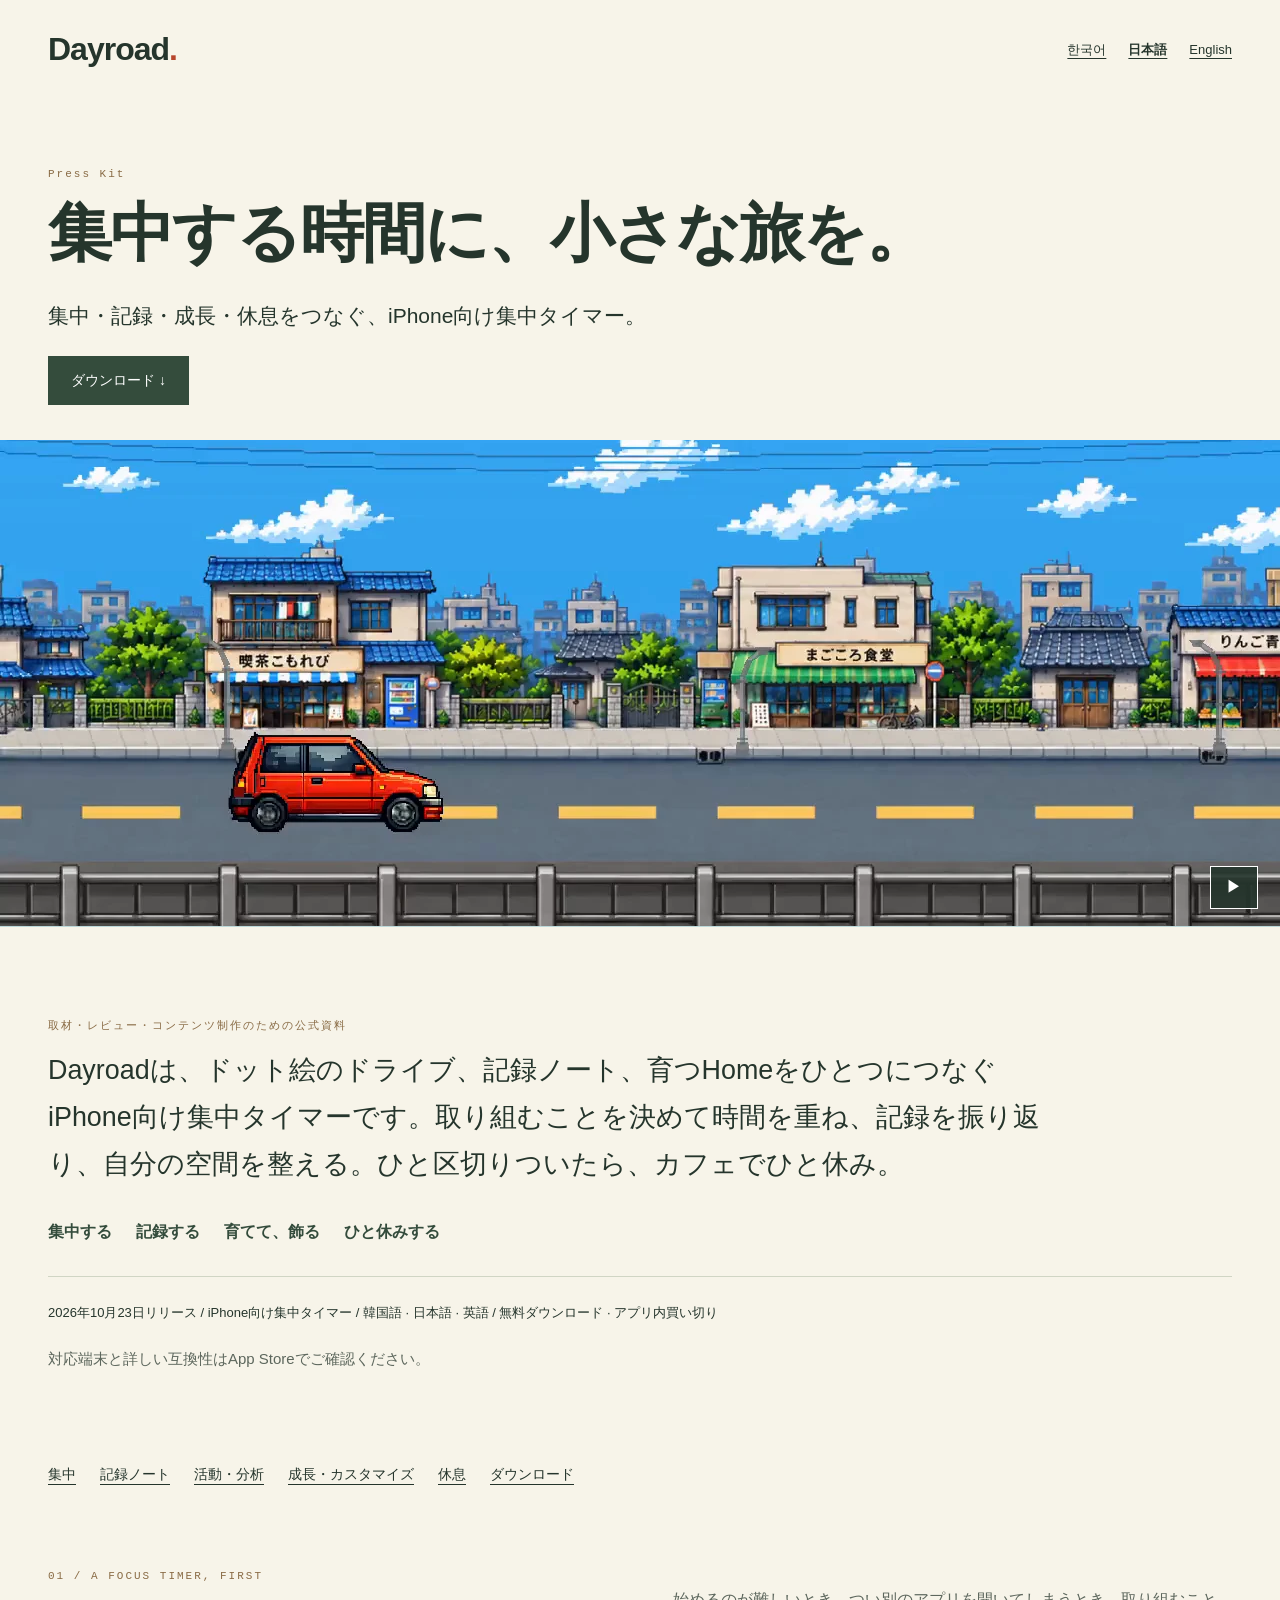
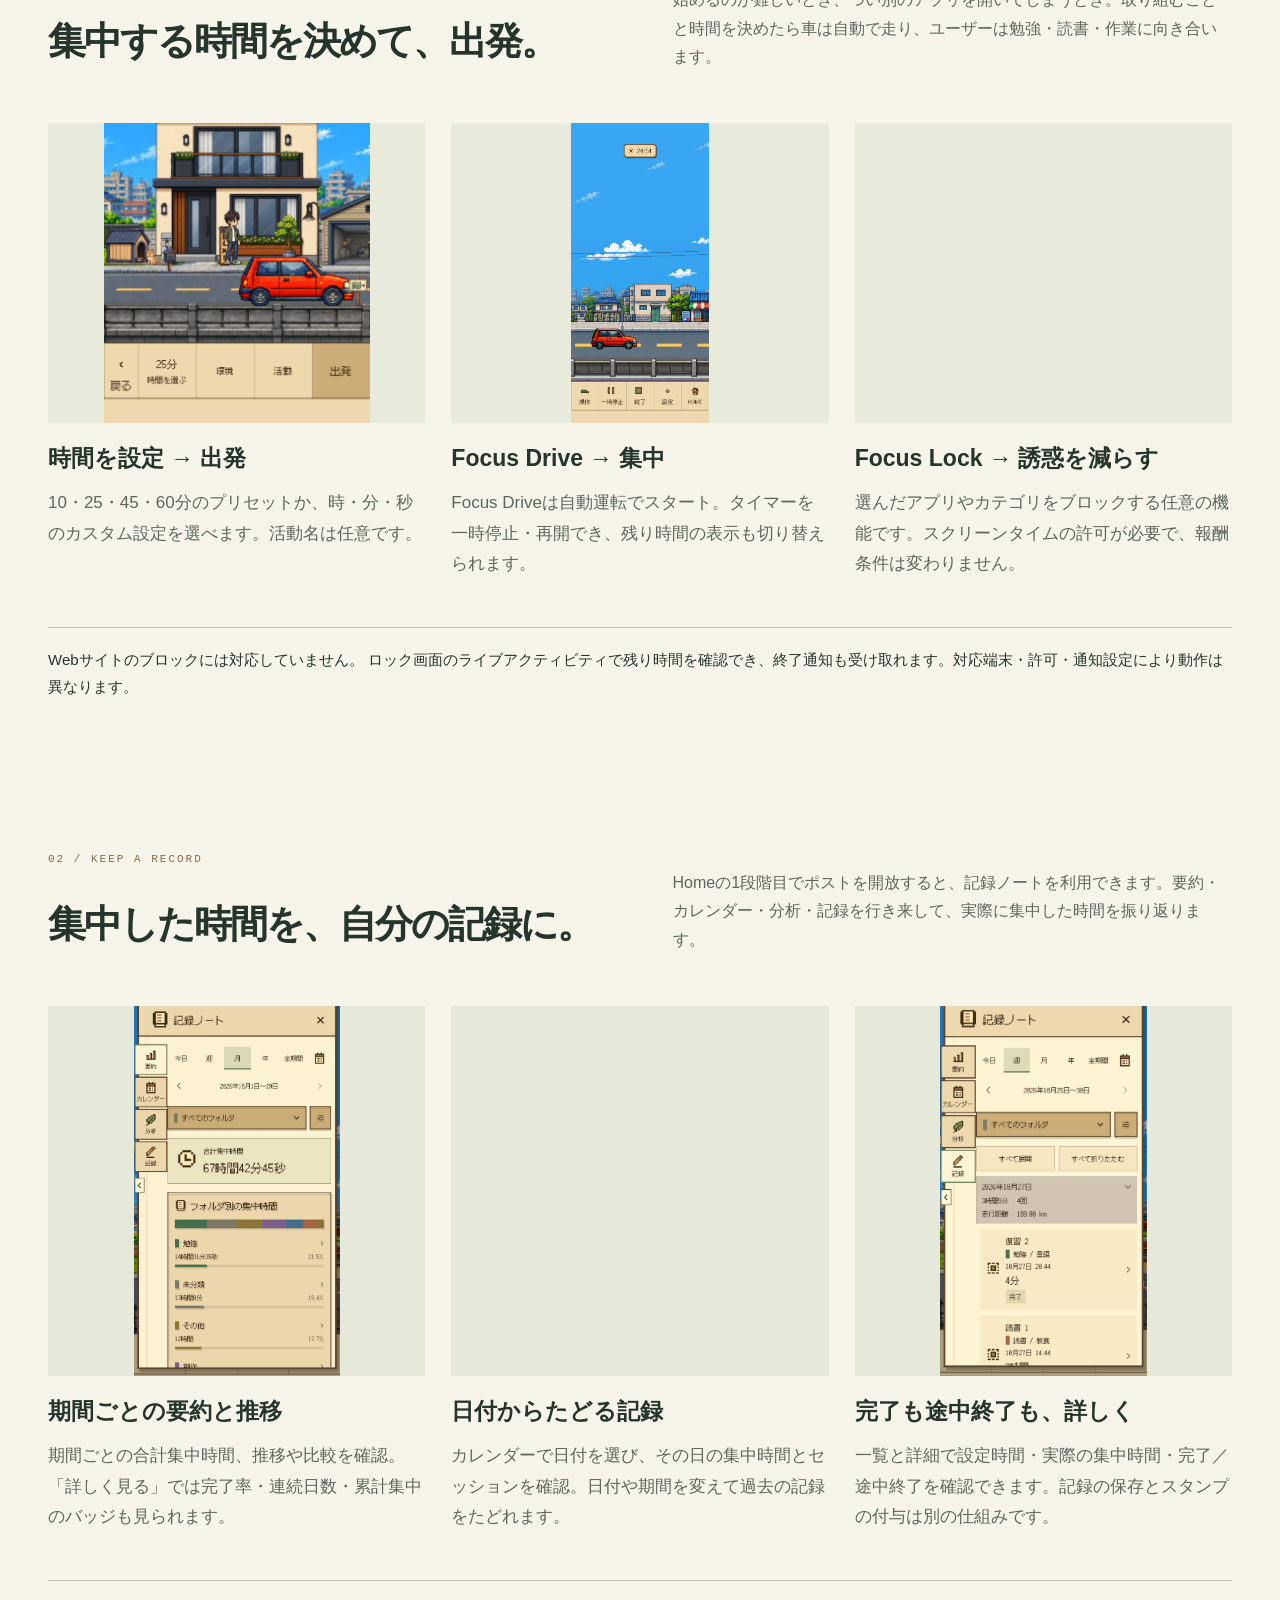
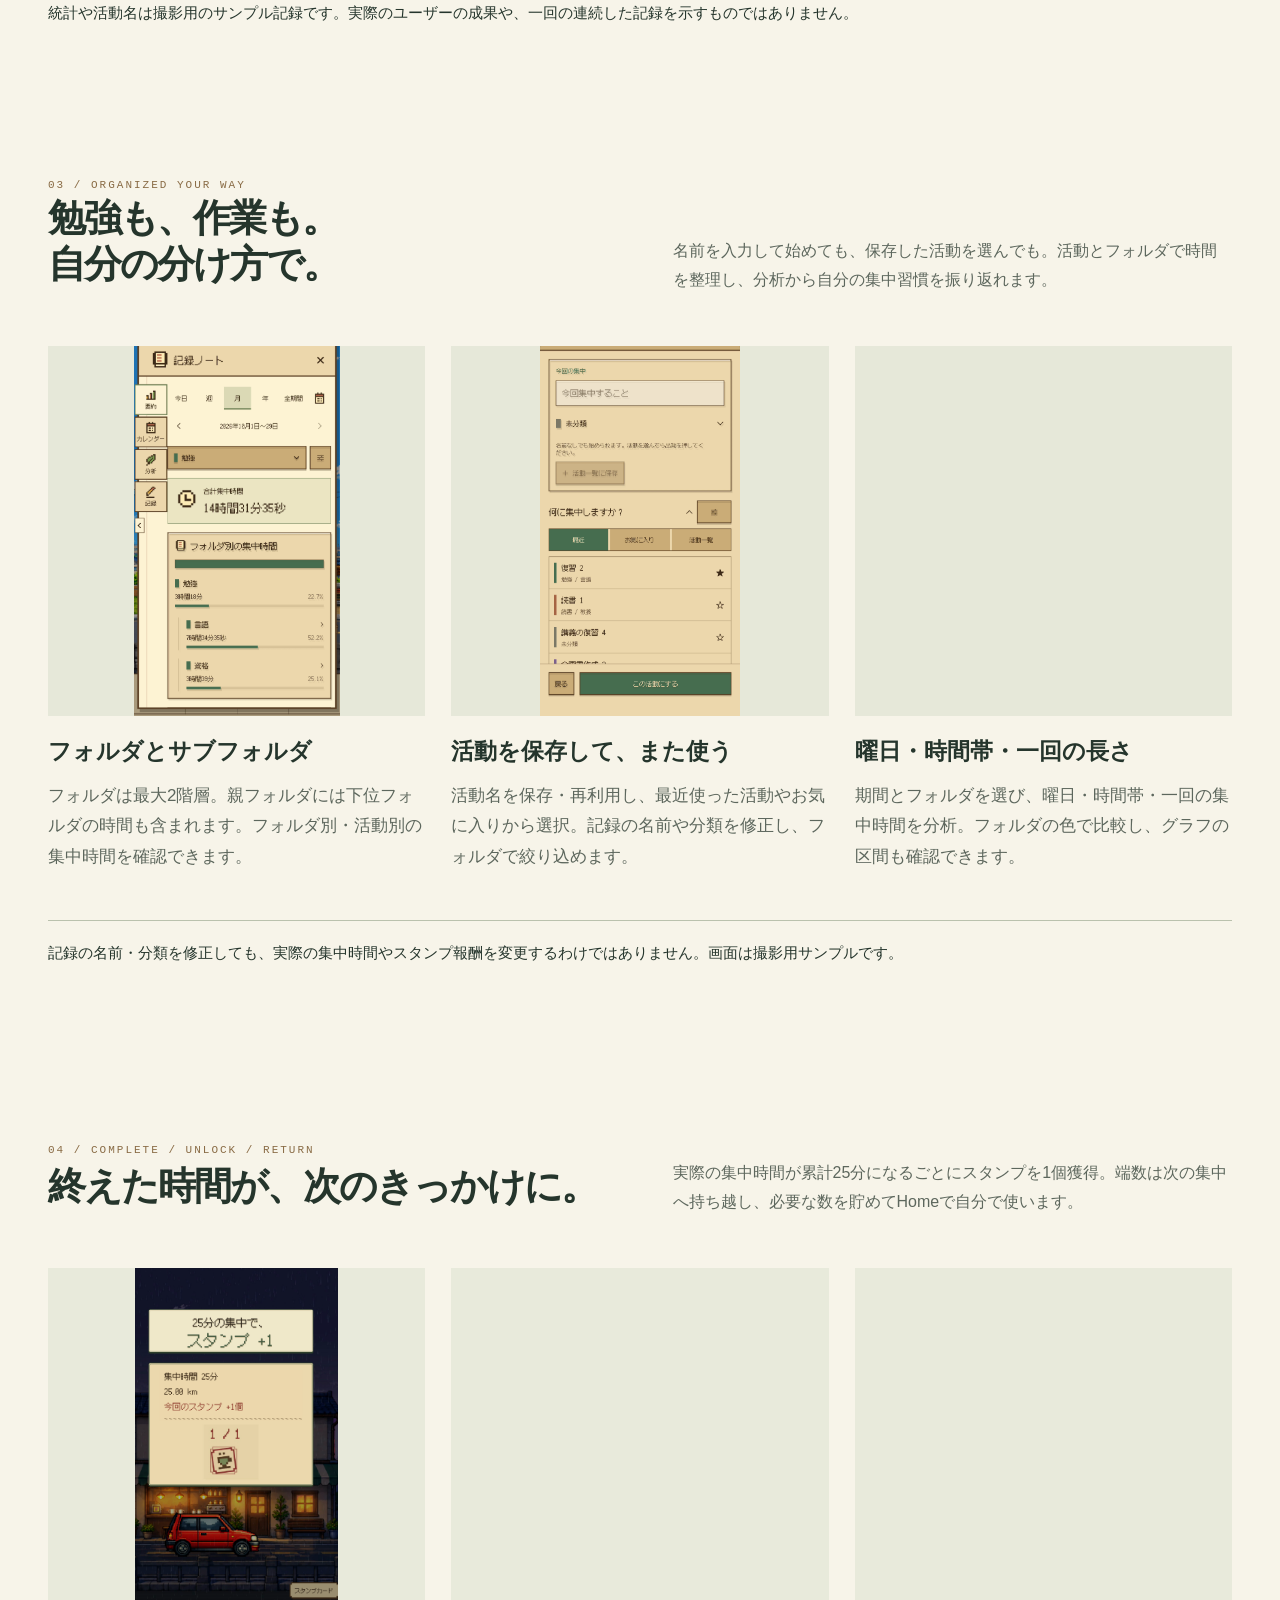
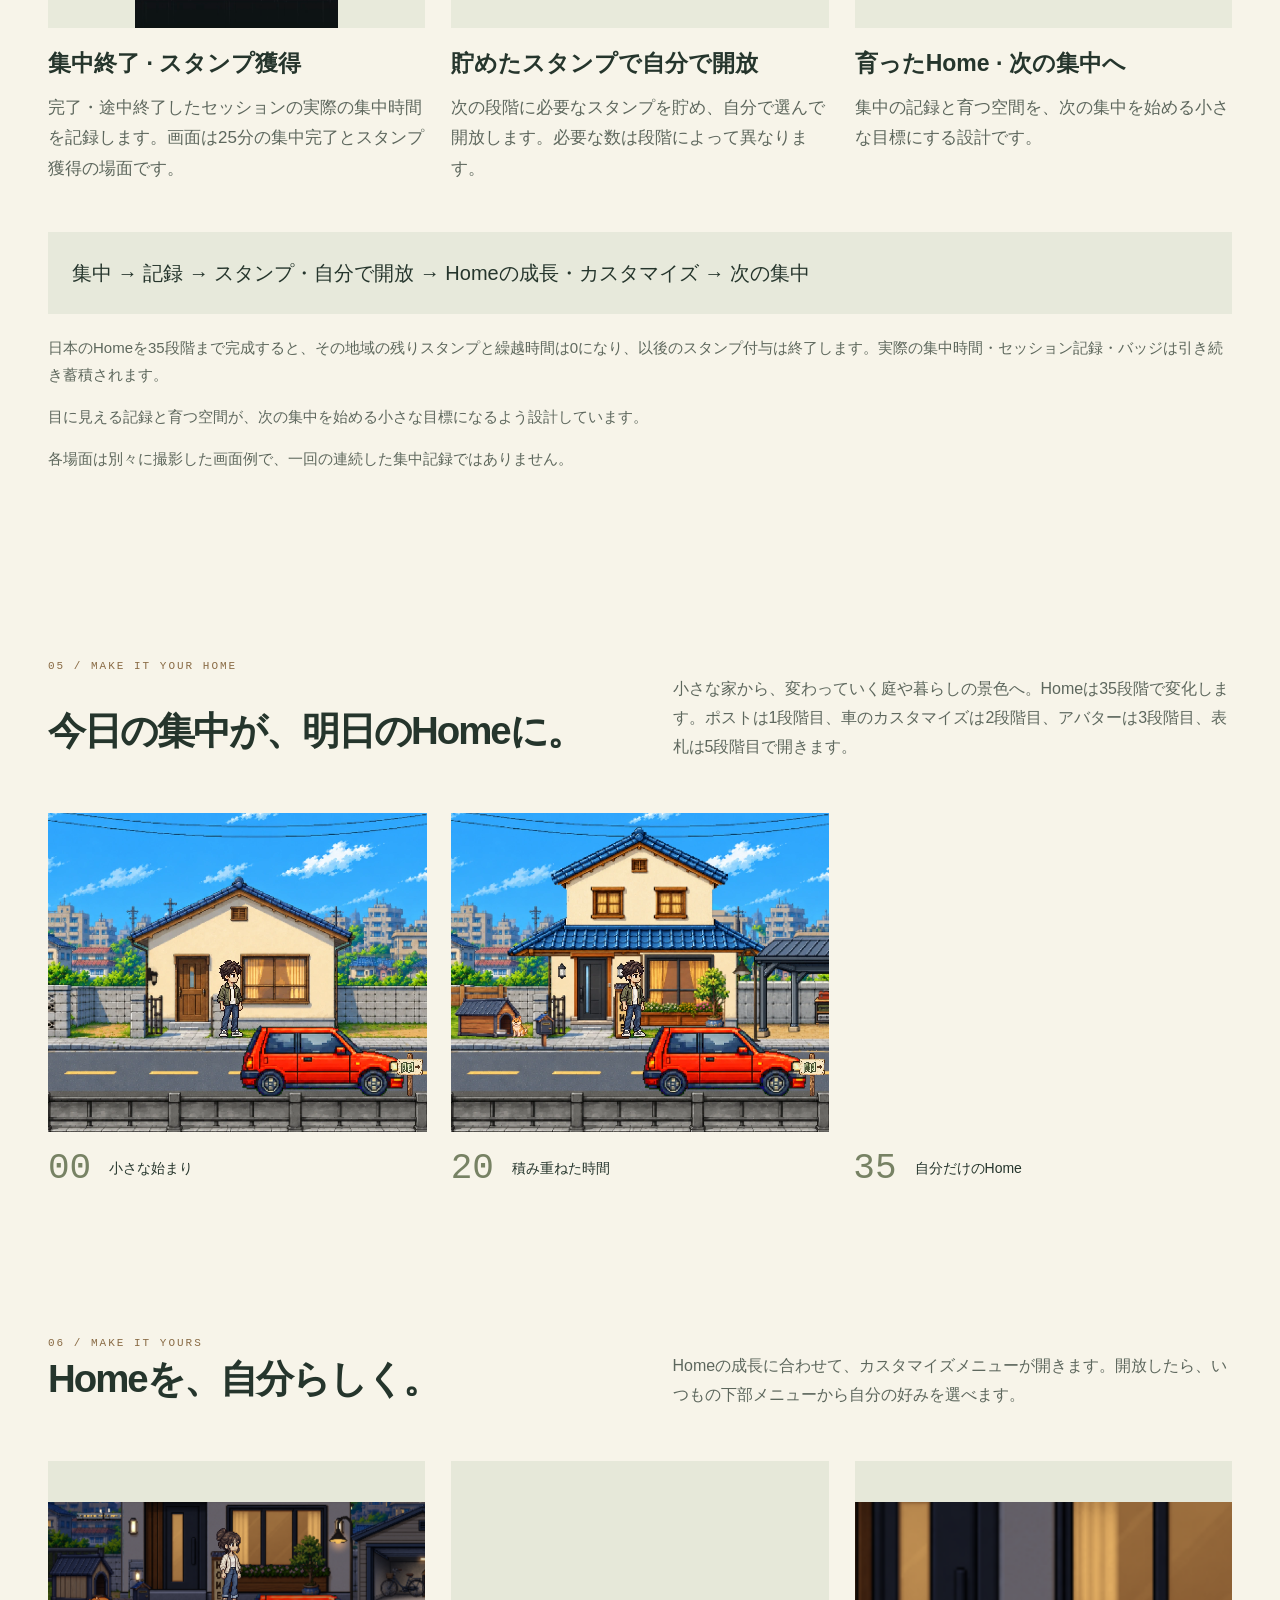
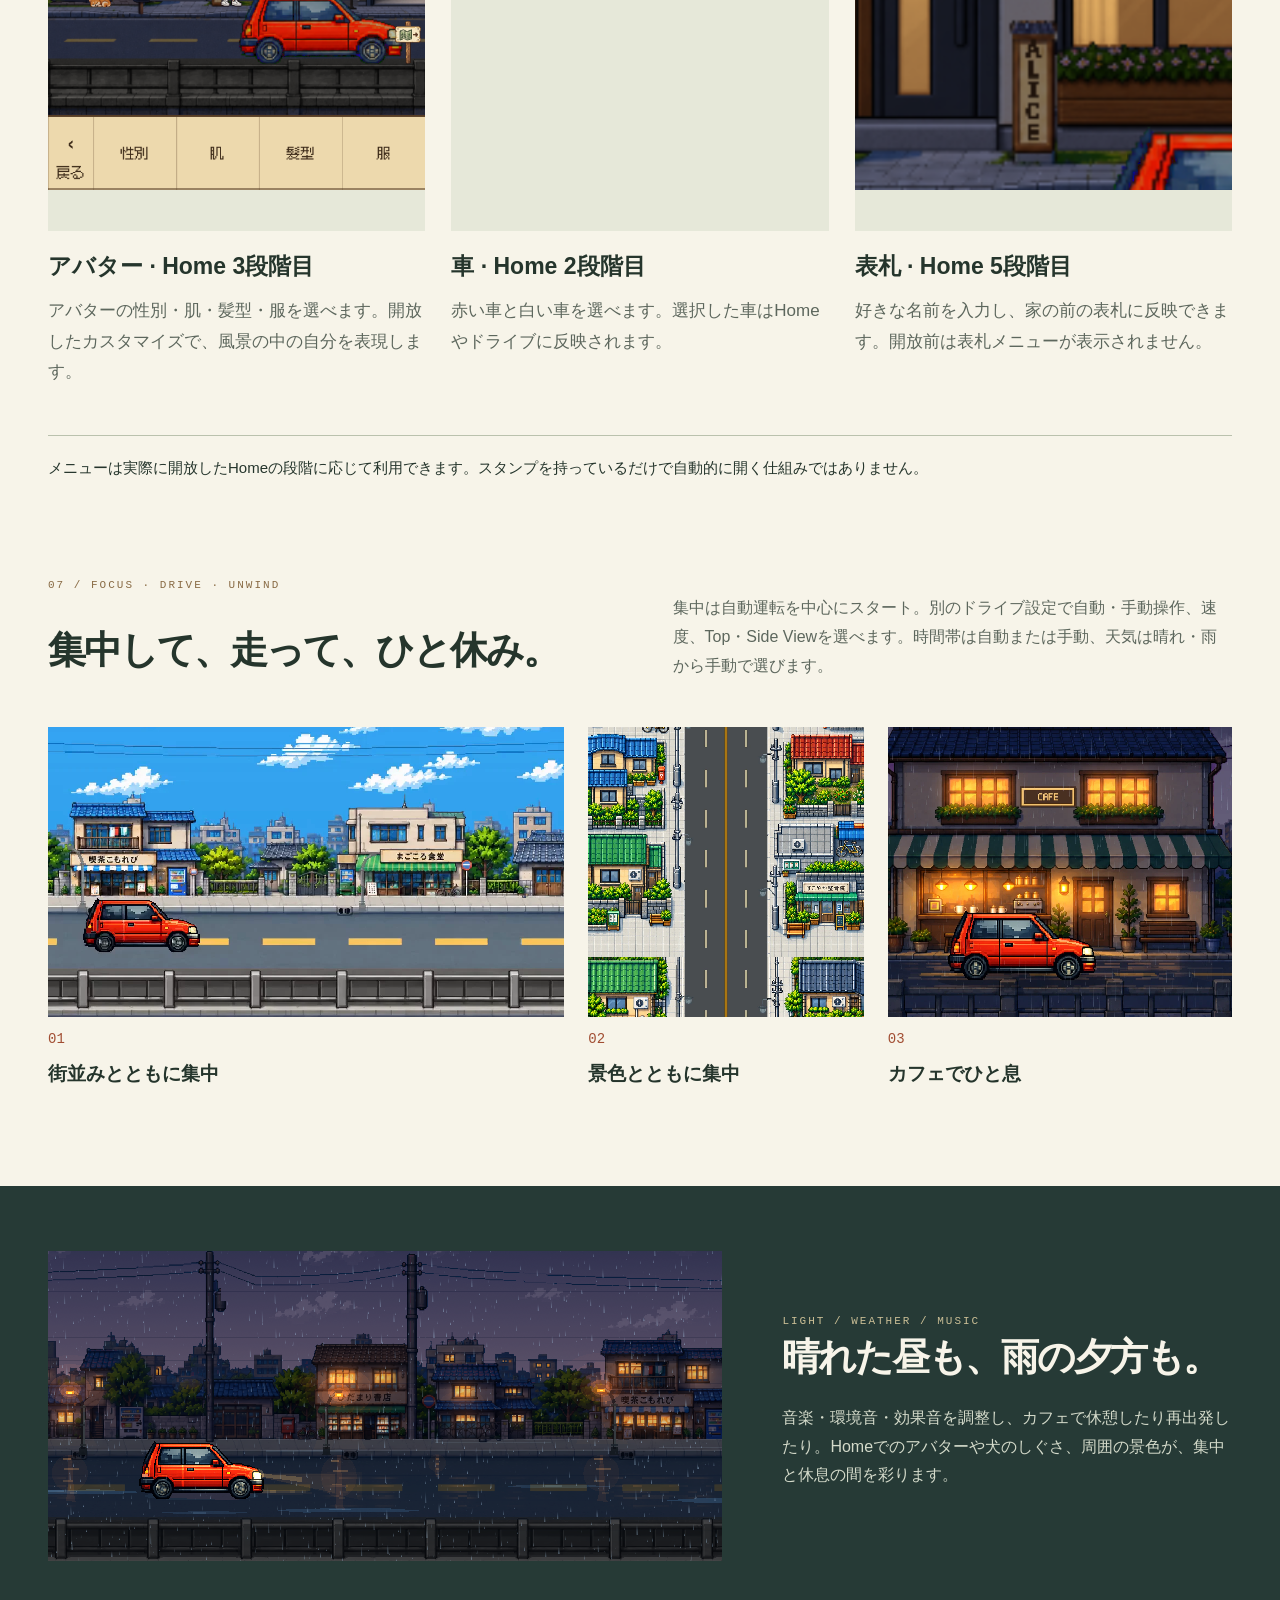
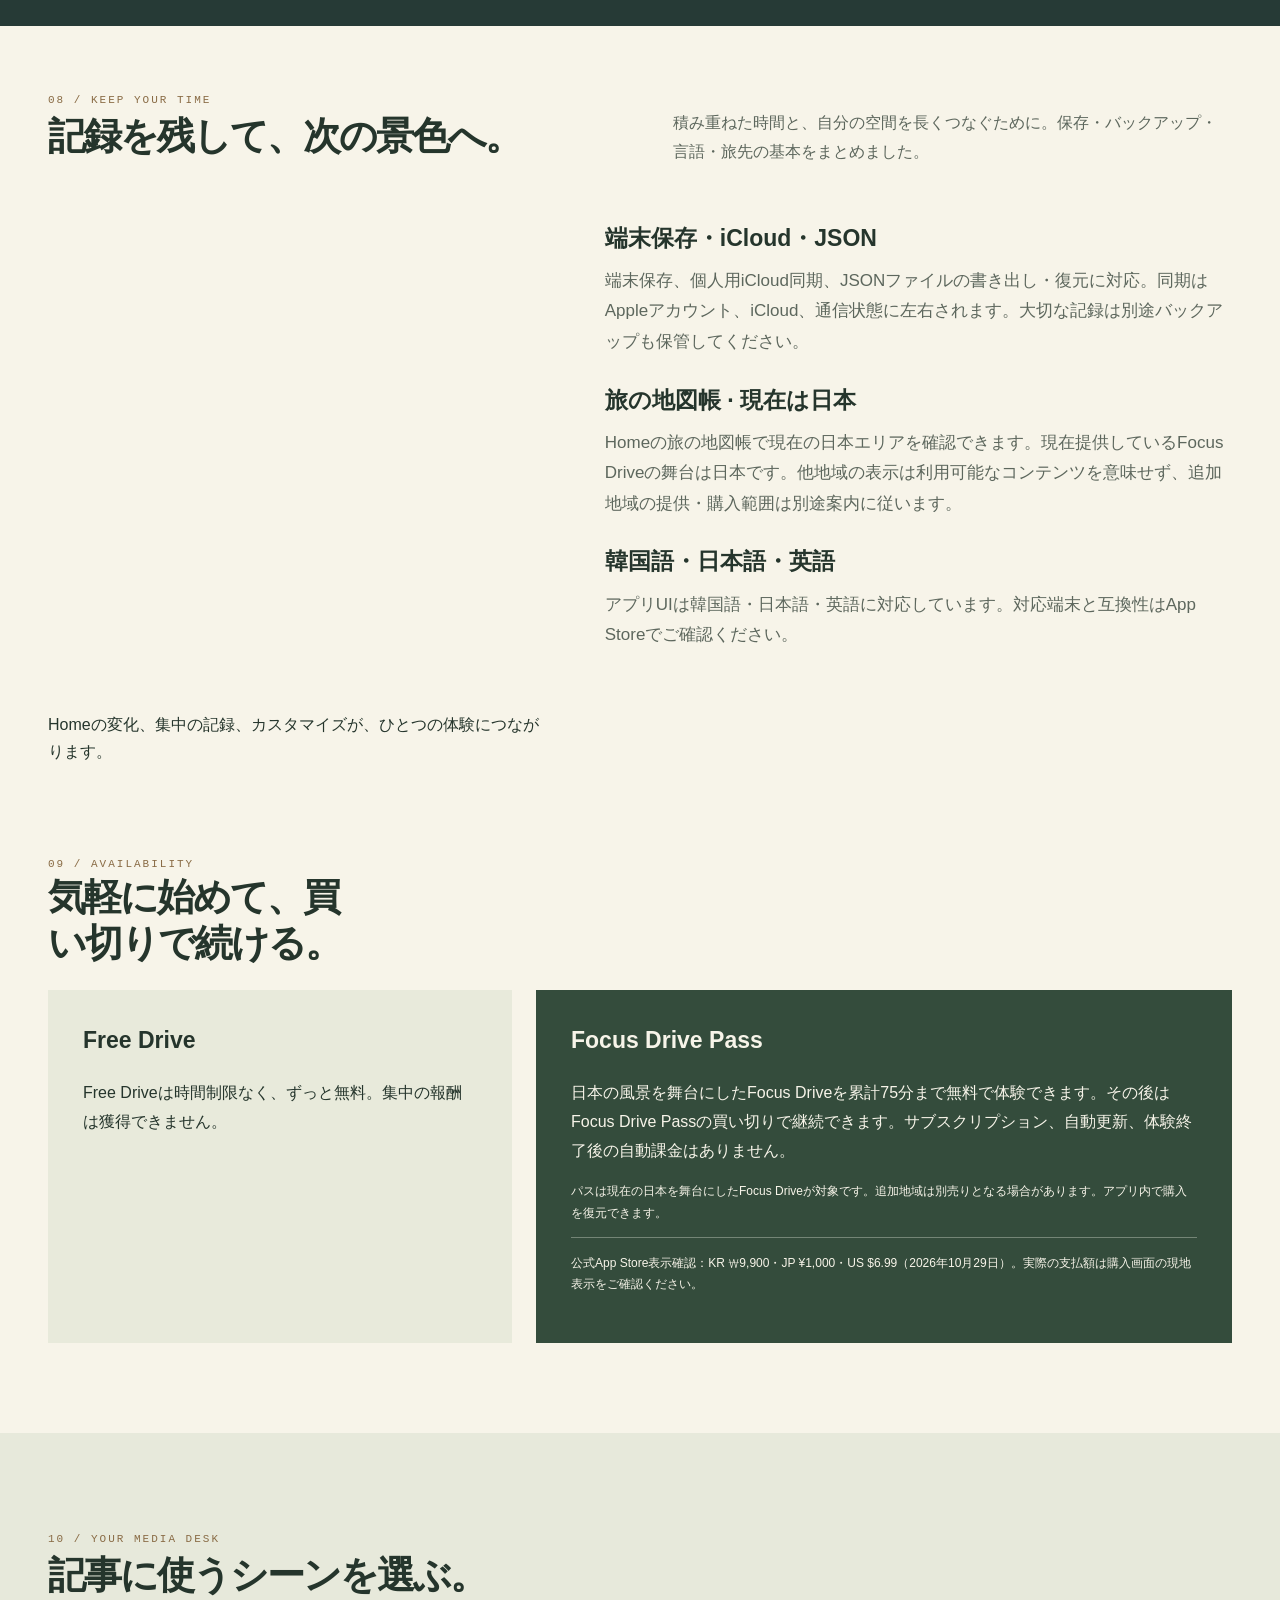
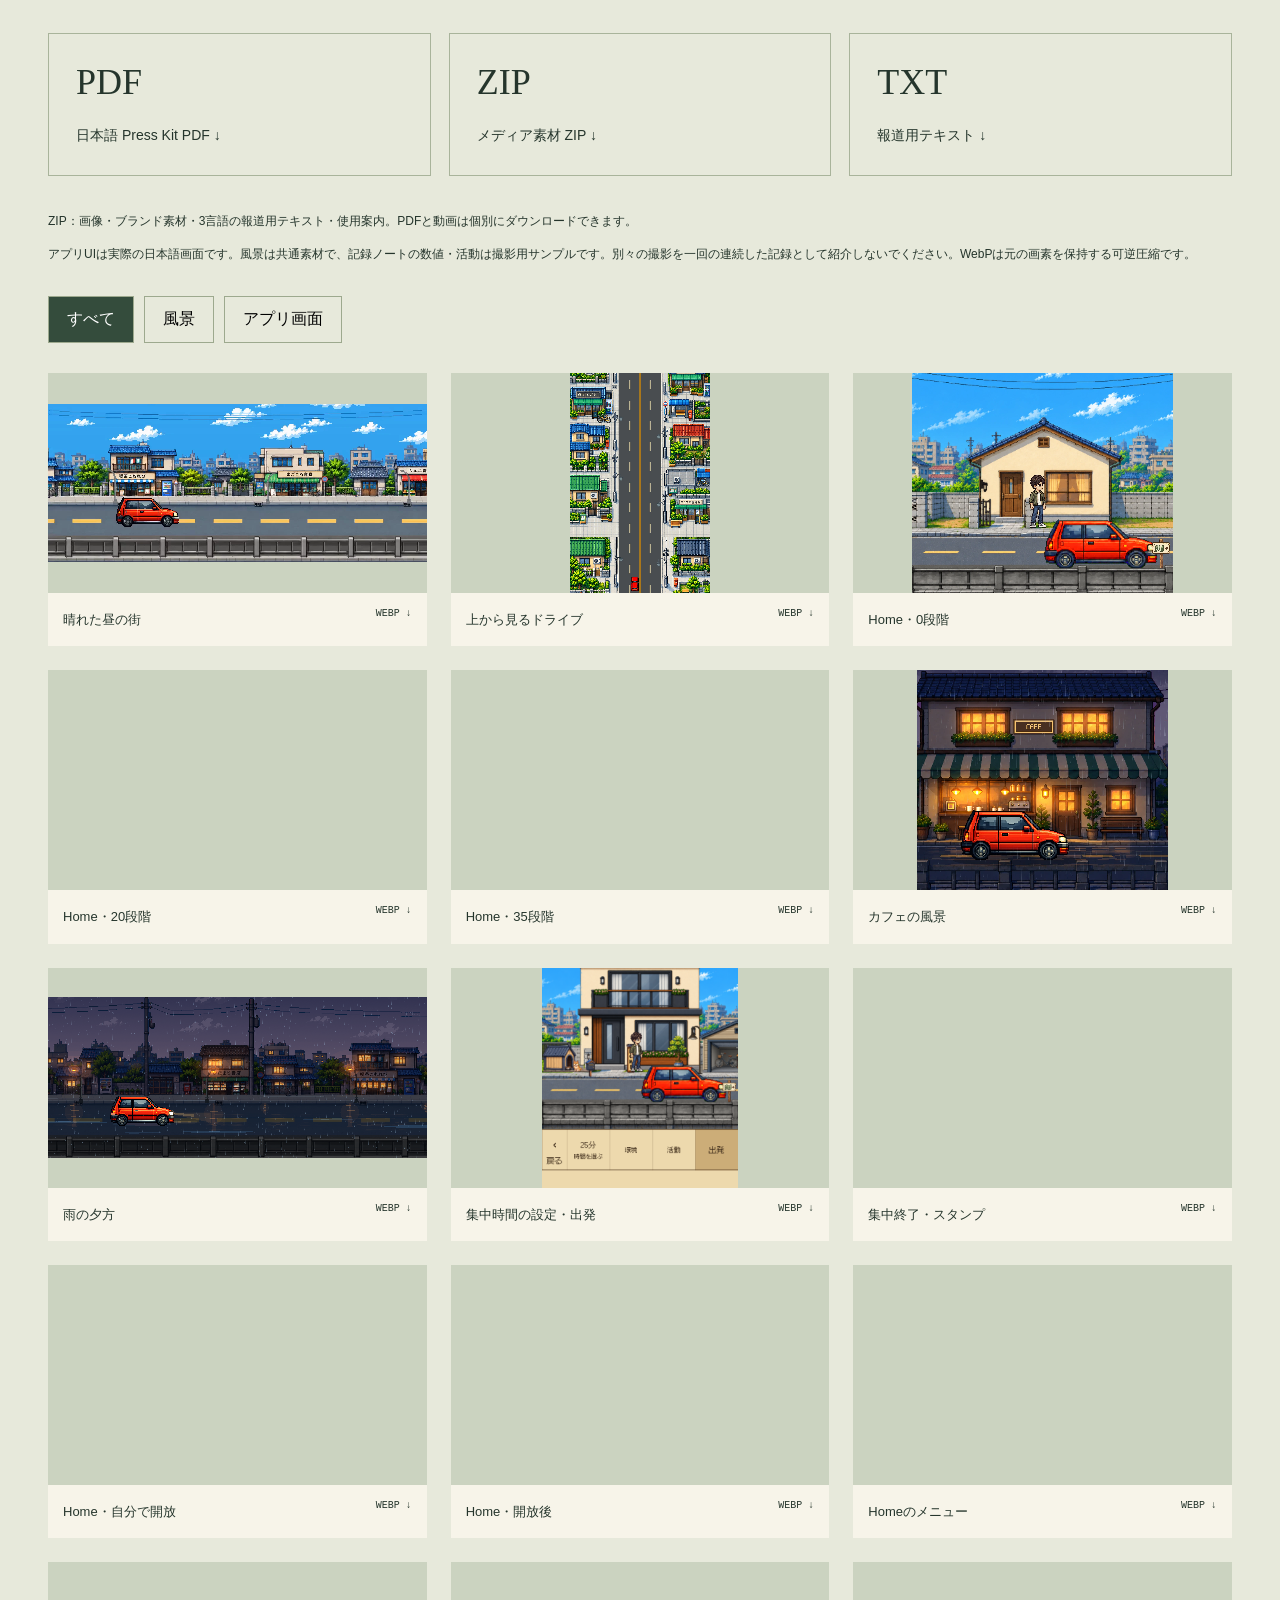
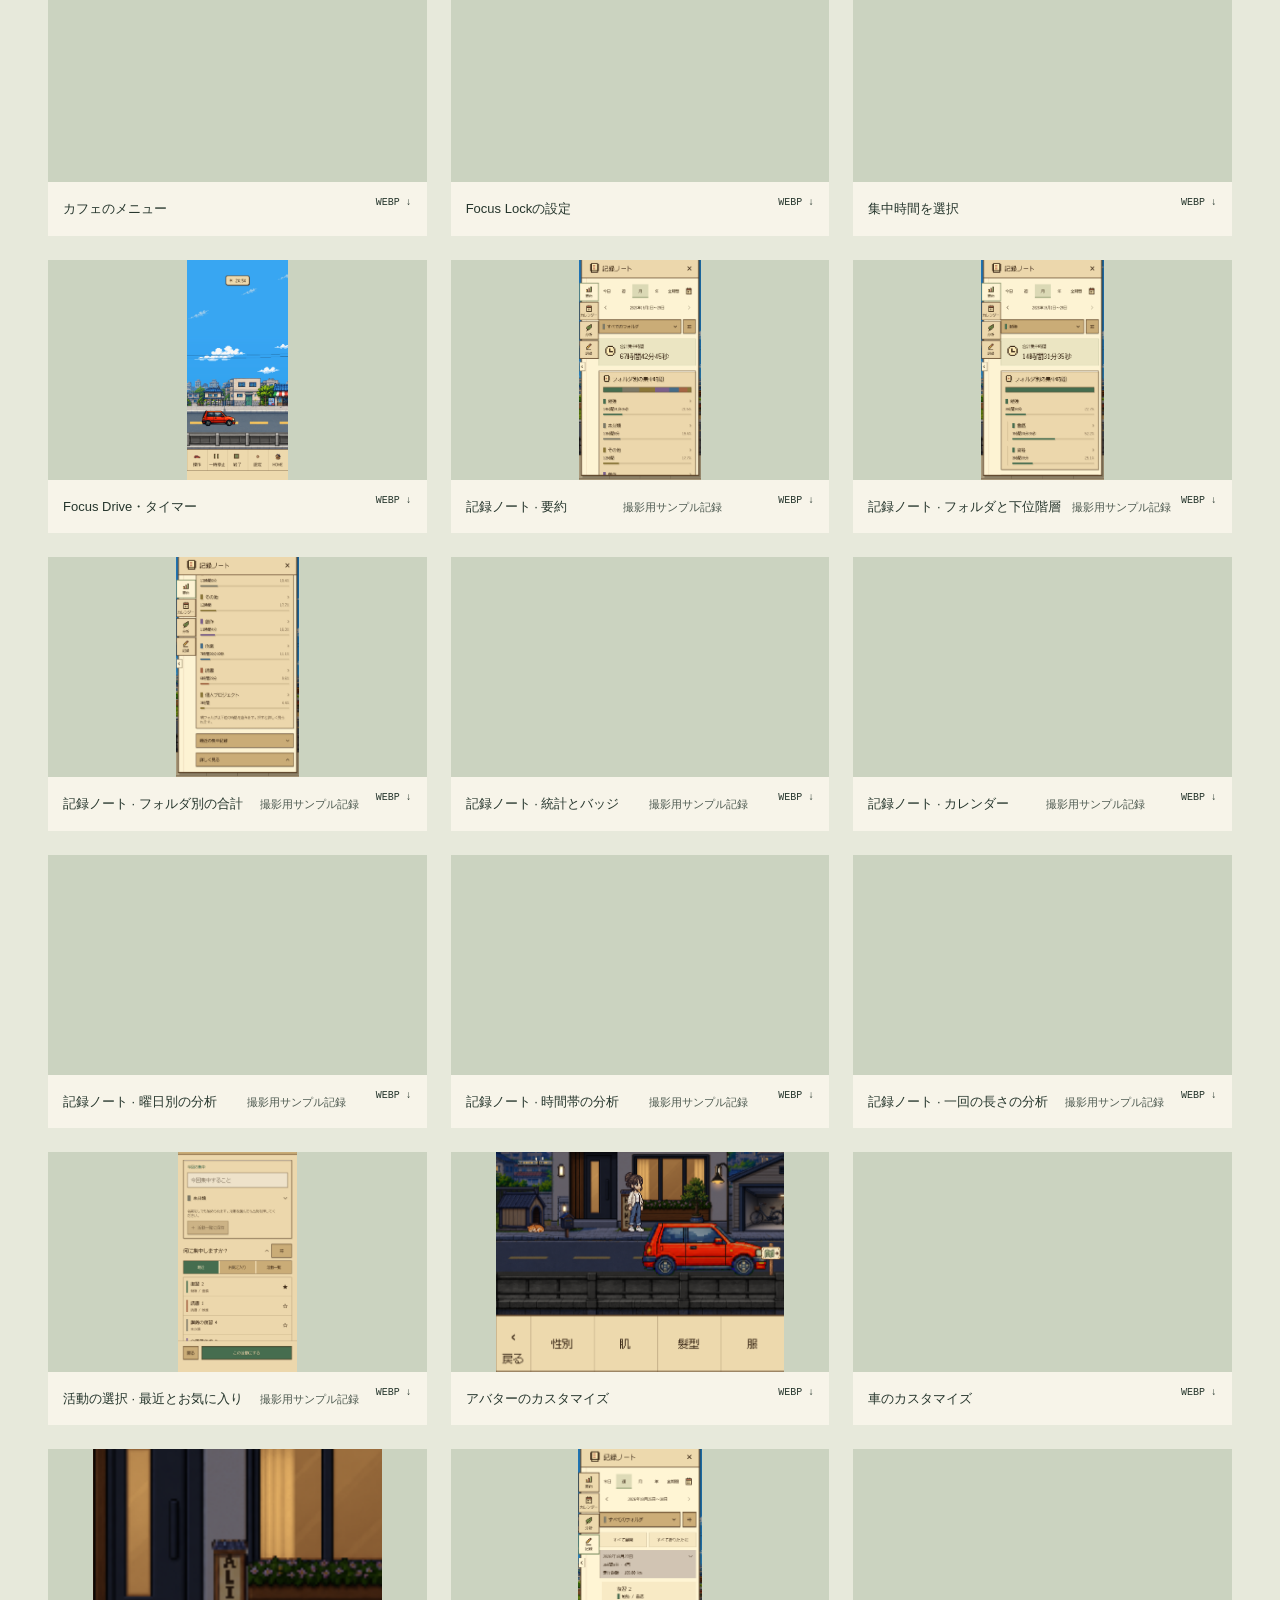
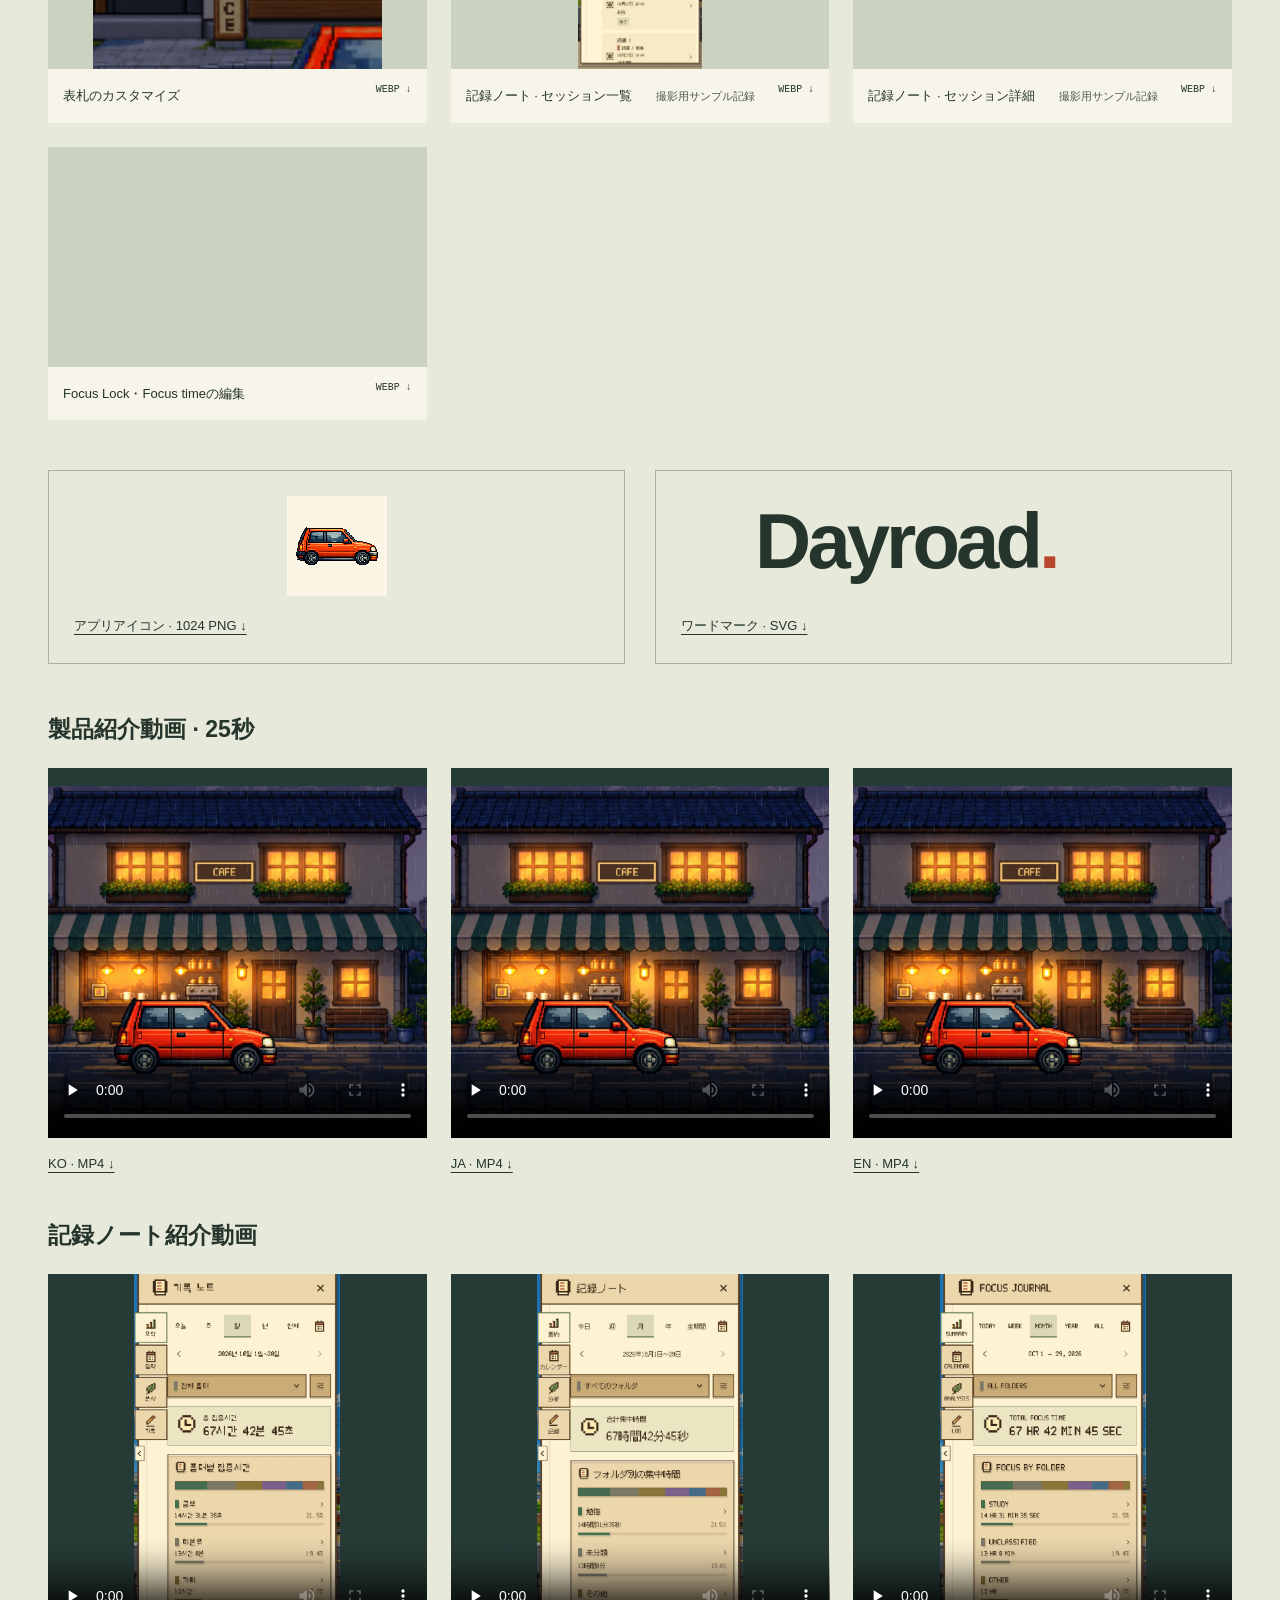
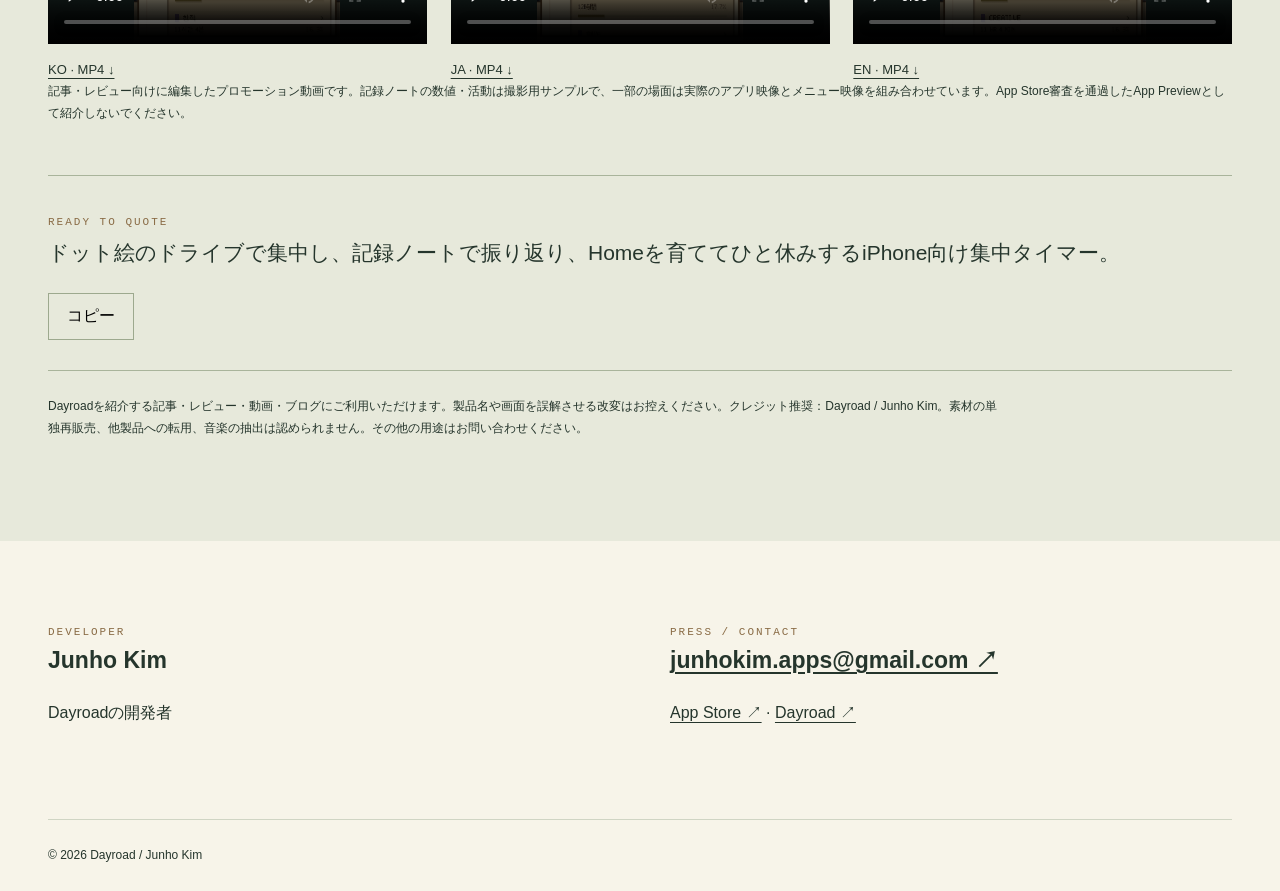
<file: presskit/ja.html>
<!doctype html><html lang="ja"><head><meta charset="utf-8"><meta name="viewport" content="width=device-width,initial-scale=1"><title>Dayroad — Press Kit</title><meta name="description" content="ドット絵のドライブで集中し、記録ノートで振り返り、Homeを育ててひと休みするiPhone向け集中タイマー。"><meta name="theme-color" content="#f7f4e9"><link rel="icon" href="media/brand/dayroad-icon-1024.png"><link rel="stylesheet" href="web.css"><script src="web.js" defer></script></head><body><a class="skip" href="#main">本文へスキップ</a><header><a class="brand" href="https://junhokimapps.github.io/dayroad-support/">Dayroad<span>.</span></a><nav aria-label="言語の選択"><a href="index.html" lang="ko" >한국어</a><a href="ja.html" lang="ja" aria-current="page">日本語</a><a href="en.html" lang="en" >English</a></nav></header><main id="main"><section class="hero"><div class="hero-copy"><p class="eyebrow">Press Kit</p><h1>集中する時間に、小さな旅を。</h1><p>集中・記録・成長・休息をつなぐ、iPhone向け集中タイマー。</p><a class="button" href="#downloads">ダウンロード ↓</a></div><video autoplay muted loop playsinline poster="media/common/day.webp" preload="metadata" aria-label="Dayroadのドットの街を走る動画"><source src="videos/drive-day.mp4" type="video/mp4"></video><button id="motion" class="motion" data-play-label="ドライブ動画を再生" data-pause-label="ドライブ動画を一時停止" aria-label="ドライブ動画を一時停止" aria-pressed="true">Ⅱ</button></section><section class="intro wrap"><p class="eyebrow">取材・レビュー・コンテンツ制作のための公式資料</p><p class="large">Dayroadは、ドット絵のドライブ、記録ノート、育つHomeをひとつにつなぐiPhone向け集中タイマーです。取り組むことを決めて時間を重ね、記録を振り返り、自分の空間を整える。ひと区切りついたら、カフェでひと休み。</p><div class="pillars"><span>集中する</span><span>記録する</span><span>育てて、飾る</span><span>ひと休みする</span></div><div class="fact-line">2026年10月23日リリース / iPhone向け集中タイマー / 韓国語 · 日本語 · 英語 / 無料ダウンロード · アプリ内買い切り</div><p class="device-note">対応端末と詳しい互換性はApp Storeでご確認ください。</p></section><nav class="section-nav wrap" aria-label="製品紹介の目次"><a href="#focus">集中</a><a href="#journal">記録ノート</a><a href="#library">活動・分析</a><a href="#growth">成長・カスタマイズ</a><a href="#relax">休息</a><a href="#downloads">ダウンロード</a></nav><section class="focus-web wrap" id="focus"><div class="heading"><span class="eyebrow">01 / A FOCUS TIMER, FIRST</span><h2>集中する時間を決めて、出発。</h2><p>始めるのが難しいとき、つい別のアプリを開いてしまうとき。取り組むことと時間を決めたら車は自動で走り、ユーザーは勉強・読書・作業に向き合います。</p></div><div class="functional-cards"><article><img class="" src="media/screenshots/ja/focus-start.webp" alt="Dayroadの実際の画像： 集中時間の設定・出発" width="1080" height="1217" loading="lazy" decoding="async"><h3>時間を設定 → 出発</h3><p>10・25・45・60分のプリセットか、時・分・秒のカスタム設定を選べます。活動名は任意です。</p></article><article><img class="" src="media/screenshots/ja/drive.webp" alt="Dayroadの実際の画像： Focus Drive・タイマー" width="1080" height="2340" loading="lazy" decoding="async"><h3>Focus Drive → 集中</h3><p>Focus Driveは自動運転でスタート。タイマーを一時停止・再開でき、残り時間の表示も切り替えられます。</p></article><article><img class="" src="media/screenshots/ja/focus-lock.webp" alt="Dayroadの実際の画像： Focus Lockの設定" width="1065" height="639" loading="lazy" decoding="async"><h3>Focus Lock → 誘惑を減らす</h3><p>選んだアプリやカテゴリをブロックする任意の機能です。スクリーンタイムの許可が必要で、報酬条件は変わりません。</p></article></div><p class="support-note">Webサイトのブロックには対応していません。 ロック画面のライブアクティビティで残り時間を確認でき、終了通知も受け取れます。対応端末・許可・通知設定により動作は異なります。</p></section><section class="product-feature journal-web wrap" id="journal"><div class="heading"><span class="eyebrow">02 / KEEP A RECORD</span><h2>集中した時間を、自分の記録に。</h2><p>Homeの1段階目でポストを開放すると、記録ノートを利用できます。要約・カレンダー・分析・記録を行き来して、実際に集中した時間を振り返ります。</p></div><div class="functional-cards editorial-cards"><article><img class="" src="media/screenshots/ja/journal-summary.webp" alt="Dayroadの実際の画像： 記録ノート · 要約" width="1206" height="2163" loading="lazy" decoding="async"><h3>期間ごとの要約と推移</h3><p>期間ごとの合計集中時間、推移や比較を確認。「詳しく見る」では完了率・連続日数・累計集中のバッジも見られます。</p></article><article><img class="" src="media/screenshots/ja/journal-calendar.webp" alt="Dayroadの実際の画像： 記録ノート · カレンダー" width="1206" height="2163" loading="lazy" decoding="async"><h3>日付からたどる記録</h3><p>カレンダーで日付を選び、その日の集中時間とセッションを確認。日付や期間を変えて過去の記録をたどれます。</p></article><article><img class="" src="media/screenshots/ja/journal-log.webp" alt="Dayroadの実際の画像： 記録ノート · セッション一覧" width="1080" height="1930" loading="lazy" decoding="async"><h3>完了も途中終了も、詳しく</h3><p>一覧と詳細で設定時間・実際の集中時間・完了／途中終了を確認できます。記録の保存とスタンプの付与は別の仕組みです。</p></article></div><p class="support-note">統計や活動名は撮影用のサンプル記録です。実際のユーザーの成果や、一回の連続した記録を示すものではありません。</p></section><section class="product-feature library-web wrap" id="library"><div class="heading"><span class="eyebrow">03 / ORGANIZED YOUR WAY</span><h2>勉強も、作業も。自分の分け方で。</h2><p>名前を入力して始めても、保存した活動を選んでも。活動とフォルダで時間を整理し、分析から自分の集中習慣を振り返れます。</p></div><div class="functional-cards editorial-cards"><article><img class="" src="media/screenshots/ja/journal-folders.webp" alt="Dayroadの実際の画像： 記録ノート · フォルダと下位階層" width="1206" height="2163" loading="lazy" decoding="async"><h3>フォルダとサブフォルダ</h3><p>フォルダは最大2階層。親フォルダには下位フォルダの時間も含まれます。フォルダ別・活動別の集中時間を確認できます。</p></article><article><img class="" src="media/screenshots/ja/activity.webp" alt="Dayroadの実際の画像： 活動の選択 · 最近とお気に入り" width="1206" height="2229" loading="lazy" decoding="async"><h3>活動を保存して、また使う</h3><p>活動名を保存・再利用し、最近使った活動やお気に入りから選択。記録の名前や分類を修正し、フォルダで絞り込めます。</p></article><article><img class="" src="media/screenshots/ja/journal-hours.webp" alt="Dayroadの実際の画像： 記録ノート · 時間帯の分析" width="1206" height="2163" loading="lazy" decoding="async"><h3>曜日・時間帯・一回の長さ</h3><p>期間とフォルダを選び、曜日・時間帯・一回の集中時間を分析。フォルダの色で比較し、グラフの区間も確認できます。</p></article></div><p class="support-note">記録の名前・分類を修正しても、実際の集中時間やスタンプ報酬を変更するわけではありません。画面は撮影用サンプルです。</p></section><section class="cycle-web wrap"><div class="heading"><span class="eyebrow">04 / COMPLETE / UNLOCK / RETURN</span><h2>終えた時間が、次のきっかけに。</h2><p>実際の集中時間が累計25分になるごとにスタンプを1個獲得。端数は次の集中へ持ち越し、必要な数を貯めてHomeで自分で使います。</p></div><div class="functional-cards cycle-cards"><article><img class="" src="media/screenshots/ja/stamp-complete.webp" alt="Dayroadの実際の画像： 集中終了・スタンプ" width="1080" height="1920" loading="lazy" decoding="async"><h3>集中終了 · スタンプ獲得</h3><p>完了・途中終了したセッションの実際の集中時間を記録します。画面は25分の集中完了とスタンプ獲得の場面です。</p></article><article><img class="" src="media/screenshots/ja/manual-unlock.webp" alt="Dayroadの実際の画像： Home・自分で開放" width="1320" height="1434" loading="lazy" decoding="async"><h3>貯めたスタンプで自分で開放</h3><p>次の段階に必要なスタンプを貯め、自分で選んで開放します。必要な数は段階によって異なります。</p></article><article><img class="" src="media/screenshots/ja/unlock-complete.webp" alt="Dayroadの実際の画像： Home・開放後" width="1320" height="1434" loading="lazy" decoding="async"><h3>育ったHome · 次の集中へ</h3><p>集中の記録と育つ空間を、次の集中を始める小さな目標にする設計です。</p></article></div><p class="loop-line">集中 → 記録 → スタンプ・自分で開放 → Homeの成長・カスタマイズ → 次の集中</p><p class="reward-note">日本のHomeを35段階まで完成すると、その地域の残りスタンプと繰越時間は0になり、以後のスタンプ付与は終了します。実際の集中時間・セッション記録・バッジは引き続き蓄積されます。</p><p class="intent">目に見える記録と育つ空間が、次の集中を始める小さな目標になるよう設計しています。</p><p class="reward-note">各場面は別々に撮影した画面例で、一回の連続した集中記録ではありません。</p></section><section class="growth wrap" id="growth"><div class="heading"><span class="eyebrow">05 / MAKE IT YOUR HOME</span><h2>今日の集中が、明日のHomeに。</h2><p>小さな家から、変わっていく庭や暮らしの景色へ。Homeは35段階で変化します。ポストは1段階目、車のカスタマイズは2段階目、アバターは3段階目、表札は5段階目で開きます。</p></div><div class="stages"><figure><img class="" src="media/common/home-00.webp" alt="Dayroadの実際の画像： Home・0段階" width="1320" height="1112" loading="lazy" decoding="async"><figcaption><b>00</b> 小さな始まり</figcaption></figure><figure><img class="" src="media/common/home-20.webp" alt="Dayroadの実際の画像： Home・20段階" width="1320" height="1112" loading="lazy" decoding="async"><figcaption><b>20</b> 積み重ねた時間</figcaption></figure><figure><img class="" src="media/common/home-35.webp" alt="Dayroadの実際の画像： Home・35段階" width="1320" height="1112" loading="lazy" decoding="async"><figcaption><b>35</b> 自分だけのHome</figcaption></figure></div></section><section class="product-feature custom-web wrap" id="custom"><div class="heading"><span class="eyebrow">06 / MAKE IT YOURS</span><h2>Homeを、自分らしく。</h2><p>Homeの成長に合わせて、カスタマイズメニューが開きます。開放したら、いつもの下部メニューから自分の好みを選べます。</p></div><div class="functional-cards editorial-cards"><article><img class="" src="media/screenshots/ja/avatar.webp" alt="Dayroadの実際の画像： アバターのカスタマイズ" width="1206" height="920" loading="lazy" decoding="async"><h3>アバター · Home 3段階目</h3><p>アバターの性別・肌・髪型・服を選べます。開放したカスタマイズで、風景の中の自分を表現します。</p></article><article><img class="" src="media/screenshots/ja/vehicle.webp" alt="Dayroadの実際の画像： 車のカスタマイズ" width="1206" height="920" loading="lazy" decoding="async"><h3>車 · Home 2段階目</h3><p>赤い車と白い車を選べます。選択した車はHomeやドライブに反映されます。</p></article><article><img class="" src="media/screenshots/ja/nameplate.webp" alt="Dayroadの実際の画像： 表札のカスタマイズ" width="420" height="320" loading="lazy" decoding="async"><h3>表札 · Home 5段階目</h3><p>好きな名前を入力し、家の前の表札に反映できます。開放前は表札メニューが表示されません。</p></article></div><p class="support-note">メニューは実際に開放したHomeの段階に応じて利用できます。スタンプを持っているだけで自動的に開く仕組みではありません。</p></section><section class="experience wrap" id="relax"><div class="heading"><span class="eyebrow">07 / FOCUS · DRIVE · UNWIND</span><h2>集中して、走って、ひと休み。</h2><p>集中は自動運転を中心にスタート。別のドライブ設定で自動・手動操作、速度、Top・Side Viewを選べます。時間帯は自動または手動、天気は晴れ・雨から手動で選びます。</p></div><div class="steps"><article><img class="" src="media/common/day.webp" alt="Dayroadの実際の画像： 晴れた昼の街" width="1280" height="534" loading="lazy" decoding="async"><span>01</span><h3>街並みとともに集中</h3></article><article><img class="" src="media/common/top.webp" alt="Dayroadの実際の画像： 上から見るドライブ" width="959" height="1500" loading="lazy" decoding="async"><span>02</span><h3>景色とともに集中</h3></article><article><img class="" src="media/common/cafe.webp" alt="Dayroadの実際の画像： カフェの風景" width="1000" height="878" loading="lazy" decoding="async"><span>03</span><h3>カフェでひと息</h3></article></div></section><section class="weather"><div class="wrap weather-inner"><div><img class="" src="media/common/rain.webp" alt="Dayroadの実際の画像： 雨の夕方" width="2610" height="1109" loading="lazy" decoding="async"></div><article><span class="eyebrow">LIGHT / WEATHER / MUSIC</span><h2>晴れた昼も、雨の夕方も。</h2><p>音楽・環境音・効果音を調整し、カフェで休憩したり再出発したり。Homeでのアバターや犬のしぐさ、周囲の景色が、集中と休息の間を彩ります。</p></article></div></section><section class="product-data wrap" id="data"><div class="heading"><span class="eyebrow">08 / KEEP YOUR TIME</span><h2>記録を残して、次の景色へ。</h2><p>積み重ねた時間と、自分の空間を長くつなぐために。保存・バックアップ・言語・旅先の基本をまとめました。</p></div><div class="data-grid"><figure><img class="" src="media/common/home-35.webp" alt="Dayroadの実際の画像： Home・35段階" width="1320" height="1112" loading="lazy" decoding="async"><figcaption>Homeの変化、集中の記録、カスタマイズが、ひとつの体験につながります。</figcaption></figure><div><article><h3>端末保存・iCloud・JSON</h3><p>端末保存、個人用iCloud同期、JSONファイルの書き出し・復元に対応。同期はAppleアカウント、iCloud、通信状態に左右されます。大切な記録は別途バックアップも保管してください。</p></article><article><h3>旅の地図帳 · 現在は日本</h3><p>Homeの旅の地図帳で現在の日本エリアを確認できます。現在提供しているFocus Driveの舞台は日本です。他地域の表示は利用可能なコンテンツを意味せず、追加地域の提供・購入範囲は別途案内に従います。</p></article><article><h3>韓国語・日本語・英語</h3><p>アプリUIは韓国語・日本語・英語に対応しています。対応端末と互換性はApp Storeでご確認ください。</p></article></div></div></section><section class="availability wrap"><div class="heading"><span class="eyebrow">09 / AVAILABILITY</span><h2>気軽に始めて、買い切りで続ける。</h2></div><div class="pricegrid"><article><h3>Free Drive</h3><p>Free Driveは時間制限なく、ずっと無料。集中の報酬は獲得できません。</p></article><article><h3>Focus Drive Pass</h3><p>日本の風景を舞台にしたFocus Driveを累計75分まで無料で体験できます。その後はFocus Drive Passの買い切りで継続できます。サブスクリプション、自動更新、体験終了後の自動課金はありません。</p><p class="small">パスは現在の日本を舞台にしたFocus Driveが対象です。追加地域は別売りとなる場合があります。アプリ内で購入を復元できます。</p><p class="small prices">公式App Store表示確認：KR ₩9,900・JP ¥1,000・US $6.99（2026年10月29日）。実際の支払額は購入画面の現地表示をご確認ください。</p></article></div></section><section class="downloads" id="downloads"><div class="wrap"><span class="eyebrow">10 / YOUR MEDIA DESK</span><h2>記事に使う<span class="phrase">シーン</span>を選ぶ。</h2><div class="download-grid"><a href="downloads/Dayroad-Press-Kit-JA.pdf" download><b>PDF</b>日本語 Press Kit PDF ↓</a><a href="downloads/Dayroad-Media-Package.zip" download><b>ZIP</b>メディア素材 ZIP ↓</a><a href="downloads/Dayroad-Press-Copy-JA.txt" download><b>TXT</b>報道用テキスト ↓</a></div><p class="small">ZIP：画像・ブランド素材・3言語の報道用テキスト・使用案内。PDFと動画は個別にダウンロードできます。</p><p class="small">アプリUIは実際の日本語画面です。風景は共通素材で、記録ノートの数値・活動は撮影用サンプルです。別々の撮影を一回の連続した記録として紹介しないでください。WebPは元の画素を保持する可逆圧縮です。</p><div class="filters" role="group" aria-label="画像の分類"><button data-filter="all" aria-pressed="true">すべて</button><button data-filter="scenes" aria-pressed="false">風景</button><button data-filter="screenshots" aria-pressed="false">アプリ画面</button></div><div class="gallery"><a class="asset" data-kind="scenes" href="media/common/day.webp" download="Dayroad-Common-day.webp"><img class="" src="media/common/day.webp" alt="Dayroadの実際の画像： 晴れた昼の街" width="1280" height="534" loading="lazy" decoding="async"><span>晴れた昼の街<small>WEBP ↓</small></span></a><a class="asset" data-kind="scenes" href="media/common/top.webp" download="Dayroad-Common-top.webp"><img class="" src="media/common/top.webp" alt="Dayroadの実際の画像： 上から見るドライブ" width="959" height="1500" loading="lazy" decoding="async"><span>上から見るドライブ<small>WEBP ↓</small></span></a><a class="asset" data-kind="scenes" href="media/common/home-00.webp" download="Dayroad-Common-home-00.webp"><img class="" src="media/common/home-00.webp" alt="Dayroadの実際の画像： Home・0段階" width="1320" height="1112" loading="lazy" decoding="async"><span>Home・0段階<small>WEBP ↓</small></span></a><a class="asset" data-kind="scenes" href="media/common/home-20.webp" download="Dayroad-Common-home-20.webp"><img class="" src="media/common/home-20.webp" alt="Dayroadの実際の画像： Home・20段階" width="1320" height="1112" loading="lazy" decoding="async"><span>Home・20段階<small>WEBP ↓</small></span></a><a class="asset" data-kind="scenes" href="media/common/home-35.webp" download="Dayroad-Common-home-35.webp"><img class="" src="media/common/home-35.webp" alt="Dayroadの実際の画像： Home・35段階" width="1320" height="1112" loading="lazy" decoding="async"><span>Home・35段階<small>WEBP ↓</small></span></a><a class="asset" data-kind="scenes" href="media/common/cafe.webp" download="Dayroad-Common-cafe.webp"><img class="" src="media/common/cafe.webp" alt="Dayroadの実際の画像： カフェの風景" width="1000" height="878" loading="lazy" decoding="async"><span>カフェの風景<small>WEBP ↓</small></span></a><a class="asset" data-kind="scenes" href="media/common/rain.webp" download="Dayroad-Common-rain.webp"><img class="" src="media/common/rain.webp" alt="Dayroadの実際の画像： 雨の夕方" width="2610" height="1109" loading="lazy" decoding="async"><span>雨の夕方<small>WEBP ↓</small></span></a><a class="asset" data-kind="screenshots" href="media/screenshots/ja/focus-start.webp" download="Dayroad-JA-focus-start.webp"><img class="" src="media/screenshots/ja/focus-start.webp" alt="Dayroadの実際の画像： 集中時間の設定・出発" width="1080" height="1217" loading="lazy" decoding="async"><span>集中時間の設定・出発<small>WEBP ↓</small></span></a><a class="asset" data-kind="screenshots" href="media/screenshots/ja/stamp-complete.webp" download="Dayroad-JA-stamp-complete.webp"><img class="" src="media/screenshots/ja/stamp-complete.webp" alt="Dayroadの実際の画像： 集中終了・スタンプ" width="1080" height="1920" loading="lazy" decoding="async"><span>集中終了・スタンプ<small>WEBP ↓</small></span></a><a class="asset" data-kind="screenshots" href="media/screenshots/ja/manual-unlock.webp" download="Dayroad-JA-manual-unlock.webp"><img class="" src="media/screenshots/ja/manual-unlock.webp" alt="Dayroadの実際の画像： Home・自分で開放" width="1320" height="1434" loading="lazy" decoding="async"><span>Home・自分で開放<small>WEBP ↓</small></span></a><a class="asset" data-kind="screenshots" href="media/screenshots/ja/unlock-complete.webp" download="Dayroad-JA-unlock-complete.webp"><img class="" src="media/screenshots/ja/unlock-complete.webp" alt="Dayroadの実際の画像： Home・開放後" width="1320" height="1434" loading="lazy" decoding="async"><span>Home・開放後<small>WEBP ↓</small></span></a><a class="asset" data-kind="screenshots" href="media/screenshots/ja/home-menu.webp" download="Dayroad-JA-home-menu.webp"><img class="" src="media/screenshots/ja/home-menu.webp" alt="Dayroadの実際の画像： Homeのメニュー" width="1320" height="2151" loading="lazy" decoding="async"><span>Homeのメニュー<small>WEBP ↓</small></span></a><a class="asset" data-kind="screenshots" href="media/screenshots/ja/cafe-menu.webp" download="Dayroad-JA-cafe-menu.webp"><img class="" src="media/screenshots/ja/cafe-menu.webp" alt="Dayroadの実際の画像： カフェのメニュー" width="1320" height="2466" loading="lazy" decoding="async"><span>カフェのメニュー<small>WEBP ↓</small></span></a><a class="asset" data-kind="screenshots" href="media/screenshots/ja/focus-lock.webp" download="Dayroad-JA-focus-lock.webp"><img class="" src="media/screenshots/ja/focus-lock.webp" alt="Dayroadの実際の画像： Focus Lockの設定" width="1065" height="639" loading="lazy" decoding="async"><span>Focus Lockの設定<small>WEBP ↓</small></span></a><a class="asset" data-kind="screenshots" href="media/screenshots/ja/time-presets.webp" download="Dayroad-JA-time-presets.webp"><img class="" src="media/screenshots/ja/time-presets.webp" alt="Dayroadの実際の画像： 集中時間を選択" width="1080" height="1217" loading="lazy" decoding="async"><span>集中時間を選択<small>WEBP ↓</small></span></a><a class="asset" data-kind="screenshots" href="media/screenshots/ja/drive.webp" download="Dayroad-JA-drive.webp"><img class="" src="media/screenshots/ja/drive.webp" alt="Dayroadの実際の画像： Focus Drive・タイマー" width="1080" height="2340" loading="lazy" decoding="async"><span>Focus Drive・タイマー<small>WEBP ↓</small></span></a><a class="asset" data-kind="screenshots" href="media/screenshots/ja/journal-summary.webp" download="Dayroad-JA-journal-summary.webp"><img class="" src="media/screenshots/ja/journal-summary.webp" alt="Dayroadの実際の画像： 記録ノート · 要約" width="1206" height="2163" loading="lazy" decoding="async"><span>記録ノート · 要約<em class="sample-label">撮影用サンプル記録</em><small>WEBP ↓</small></span></a><a class="asset" data-kind="screenshots" href="media/screenshots/ja/journal-folders.webp" download="Dayroad-JA-journal-folders.webp"><img class="" src="media/screenshots/ja/journal-folders.webp" alt="Dayroadの実際の画像： 記録ノート · フォルダと下位階層" width="1206" height="2163" loading="lazy" decoding="async"><span>記録ノート · フォルダと下位階層<em class="sample-label">撮影用サンプル記録</em><small>WEBP ↓</small></span></a><a class="asset" data-kind="screenshots" href="media/screenshots/ja/journal-folder-totals.webp" download="Dayroad-JA-journal-folder-totals.webp"><img class="" src="media/screenshots/ja/journal-folder-totals.webp" alt="Dayroadの実際の画像： 記録ノート · フォルダ別の合計" width="1206" height="2163" loading="lazy" decoding="async"><span>記録ノート · フォルダ別の合計<em class="sample-label">撮影用サンプル記録</em><small>WEBP ↓</small></span></a><a class="asset" data-kind="screenshots" href="media/screenshots/ja/journal-badges.webp" download="Dayroad-JA-journal-badges.webp"><img class="" src="media/screenshots/ja/journal-badges.webp" alt="Dayroadの実際の画像： 記録ノート · 統計とバッジ" width="1206" height="2163" loading="lazy" decoding="async"><span>記録ノート · 統計とバッジ<em class="sample-label">撮影用サンプル記録</em><small>WEBP ↓</small></span></a><a class="asset" data-kind="screenshots" href="media/screenshots/ja/journal-calendar.webp" download="Dayroad-JA-journal-calendar.webp"><img class="" src="media/screenshots/ja/journal-calendar.webp" alt="Dayroadの実際の画像： 記録ノート · カレンダー" width="1206" height="2163" loading="lazy" decoding="async"><span>記録ノート · カレンダー<em class="sample-label">撮影用サンプル記録</em><small>WEBP ↓</small></span></a><a class="asset" data-kind="screenshots" href="media/screenshots/ja/journal-weekday.webp" download="Dayroad-JA-journal-weekday.webp"><img class="" src="media/screenshots/ja/journal-weekday.webp" alt="Dayroadの実際の画像： 記録ノート · 曜日別の分析" width="1206" height="2163" loading="lazy" decoding="async"><span>記録ノート · 曜日別の分析<em class="sample-label">撮影用サンプル記録</em><small>WEBP ↓</small></span></a><a class="asset" data-kind="screenshots" href="media/screenshots/ja/journal-hours.webp" download="Dayroad-JA-journal-hours.webp"><img class="" src="media/screenshots/ja/journal-hours.webp" alt="Dayroadの実際の画像： 記録ノート · 時間帯の分析" width="1206" height="2163" loading="lazy" decoding="async"><span>記録ノート · 時間帯の分析<em class="sample-label">撮影用サンプル記録</em><small>WEBP ↓</small></span></a><a class="asset" data-kind="screenshots" href="media/screenshots/ja/journal-lengths.webp" download="Dayroad-JA-journal-lengths.webp"><img class="" src="media/screenshots/ja/journal-lengths.webp" alt="Dayroadの実際の画像： 記録ノート · 一回の長さの分析" width="1206" height="2163" loading="lazy" decoding="async"><span>記録ノート · 一回の長さの分析<em class="sample-label">撮影用サンプル記録</em><small>WEBP ↓</small></span></a><a class="asset" data-kind="screenshots" href="media/screenshots/ja/activity.webp" download="Dayroad-JA-activity.webp"><img class="" src="media/screenshots/ja/activity.webp" alt="Dayroadの実際の画像： 活動の選択 · 最近とお気に入り" width="1206" height="2229" loading="lazy" decoding="async"><span>活動の選択 · 最近とお気に入り<em class="sample-label">撮影用サンプル記録</em><small>WEBP ↓</small></span></a><a class="asset" data-kind="screenshots" href="media/screenshots/ja/avatar.webp" download="Dayroad-JA-avatar.webp"><img class="" src="media/screenshots/ja/avatar.webp" alt="Dayroadの実際の画像： アバターのカスタマイズ" width="1206" height="920" loading="lazy" decoding="async"><span>アバターのカスタマイズ<small>WEBP ↓</small></span></a><a class="asset" data-kind="screenshots" href="media/screenshots/ja/vehicle.webp" download="Dayroad-JA-vehicle.webp"><img class="" src="media/screenshots/ja/vehicle.webp" alt="Dayroadの実際の画像： 車のカスタマイズ" width="1206" height="920" loading="lazy" decoding="async"><span>車のカスタマイズ<small>WEBP ↓</small></span></a><a class="asset" data-kind="screenshots" href="media/screenshots/ja/nameplate.webp" download="Dayroad-JA-nameplate.webp"><img class="" src="media/screenshots/ja/nameplate.webp" alt="Dayroadの実際の画像： 表札のカスタマイズ" width="420" height="320" loading="lazy" decoding="async"><span>表札のカスタマイズ<small>WEBP ↓</small></span></a><a class="asset" data-kind="screenshots" href="media/screenshots/ja/journal-log.webp" download="Dayroad-JA-journal-log.webp"><img class="" src="media/screenshots/ja/journal-log.webp" alt="Dayroadの実際の画像： 記録ノート · セッション一覧" width="1080" height="1930" loading="lazy" decoding="async"><span>記録ノート · セッション一覧<em class="sample-label">撮影用サンプル記録</em><small>WEBP ↓</small></span></a><a class="asset" data-kind="screenshots" href="media/screenshots/ja/journal-session-detail.webp" download="Dayroad-JA-journal-session-detail.webp"><img class="" src="media/screenshots/ja/journal-session-detail.webp" alt="Dayroadの実際の画像： 記録ノート · セッション詳細" width="1080" height="1930" loading="lazy" decoding="async"><span>記録ノート · セッション詳細<em class="sample-label">撮影用サンプル記録</em><small>WEBP ↓</small></span></a><a class="asset" data-kind="screenshots" href="media/screenshots/ja/focus-lock-editor.webp" download="Dayroad-JA-focus-lock-editor.webp"><img class="" src="media/screenshots/ja/focus-lock-editor.webp" alt="Dayroadの実際の画像： Focus Lock・Focus timeの編集" width="1065" height="895" loading="lazy" decoding="async"><span>Focus Lock・Focus timeの編集<small>WEBP ↓</small></span></a></div><div class="brand-assets"><a href="media/brand/dayroad-icon-1024.png" download><img class="" src="media/brand/dayroad-icon-1024.png" alt="Dayroadの実際の画像： アプリアイコン" width="1024" height="1024" loading="lazy" decoding="async">アプリアイコン · 1024 PNG ↓</a><a href="media/brand/dayroad-wordmark.svg" download><img class="" src="media/brand/dayroad-wordmark.svg" alt="Dayroadの実際の画像： ワードマーク" width="720" height="180" loading="lazy" decoding="async">ワードマーク · SVG ↓</a></div><h3>製品紹介動画 · 25秒</h3><div class="videos"><article><video controls playsinline preload="none" poster="media/common/cafe.webp" aria-label="Dayroad紹介動画・韓国語"><source src="videos/Dayroad-Preview-KO.mp4" type="video/mp4"></video><a href="videos/Dayroad-Preview-KO.mp4" download>KO · MP4 ↓</a></article><article><video controls playsinline preload="none" poster="media/common/cafe.webp" aria-label="Dayroad紹介動画・日本語"><source src="videos/Dayroad-Preview-JA.mp4" type="video/mp4"></video><a href="videos/Dayroad-Preview-JA.mp4" download>JA · MP4 ↓</a></article><article><video controls playsinline preload="none" poster="media/common/cafe.webp" aria-label="Dayroad紹介動画・英語"><source src="videos/Dayroad-Preview-EN.mp4" type="video/mp4"></video><a href="videos/Dayroad-Preview-EN.mp4" download>EN · MP4 ↓</a></article></div><h3 class="journal-film-title">記録ノート紹介動画</h3><div class="videos"><article><video controls playsinline preload="none" poster="media/screenshots/ko/journal-summary.webp" aria-label="記録ノート紹介動画 · Dayroad紹介動画・韓国語"><source src="videos/Dayroad-Focus-Journal-KO.mp4" type="video/mp4"></video><a href="videos/Dayroad-Focus-Journal-KO.mp4" download>KO · MP4 ↓</a></article><article><video controls playsinline preload="none" poster="media/screenshots/ja/journal-summary.webp" aria-label="記録ノート紹介動画 · Dayroad紹介動画・日本語"><source src="videos/Dayroad-Focus-Journal-JA.mp4" type="video/mp4"></video><a href="videos/Dayroad-Focus-Journal-JA.mp4" download>JA · MP4 ↓</a></article><article><video controls playsinline preload="none" poster="media/screenshots/en/journal-summary.webp" aria-label="記録ノート紹介動画 · Dayroad紹介動画・英語"><source src="videos/Dayroad-Focus-Journal-EN.mp4" type="video/mp4"></video><a href="videos/Dayroad-Focus-Journal-EN.mp4" download>EN · MP4 ↓</a></article></div><p class="small">記事・レビュー向けに編集したプロモーション動画です。記録ノートの数値・活動は撮影用サンプルで、一部の場面は実際のアプリ映像とメニュー映像を組み合わせています。App Store審査を通過したApp Previewとして紹介しないでください。</p><div class="copybox"><span class="eyebrow">READY TO QUOTE</span><p id="press-copy">ドット絵のドライブで集中し、記録ノートで振り返り、Homeを育ててひと休みするiPhone向け集中タイマー。</p><button id="copy" data-done="コピーしました">コピー</button></div><p class="usage">Dayroadを紹介する記事・レビュー・動画・ブログにご利用いただけます。製品名や画面を誤解させる改変はお控えください。クレジット推奨：Dayroad / Junho Kim。素材の単独再販売、他製品への転用、音楽の抽出は認められません。その他の用途はお問い合わせください。</p></div></section><section class="contact wrap"><div><span class="eyebrow">DEVELOPER</span><h3>Junho Kim</h3><p>Dayroadの開発者</p></div><div><span class="eyebrow">PRESS / CONTACT</span><h3><a href="mailto:junhokim.apps@gmail.com">junhokim.apps@gmail.com ↗</a></h3><a href="https://apps.apple.com/app/id6821862731">App Store ↗</a> · <a href="https://junhokimapps.github.io/dayroad-support/">Dayroad ↗</a></div></section></main><footer class="wrap">© 2026 Dayroad / Junho Kim</footer></body></html>
</file>
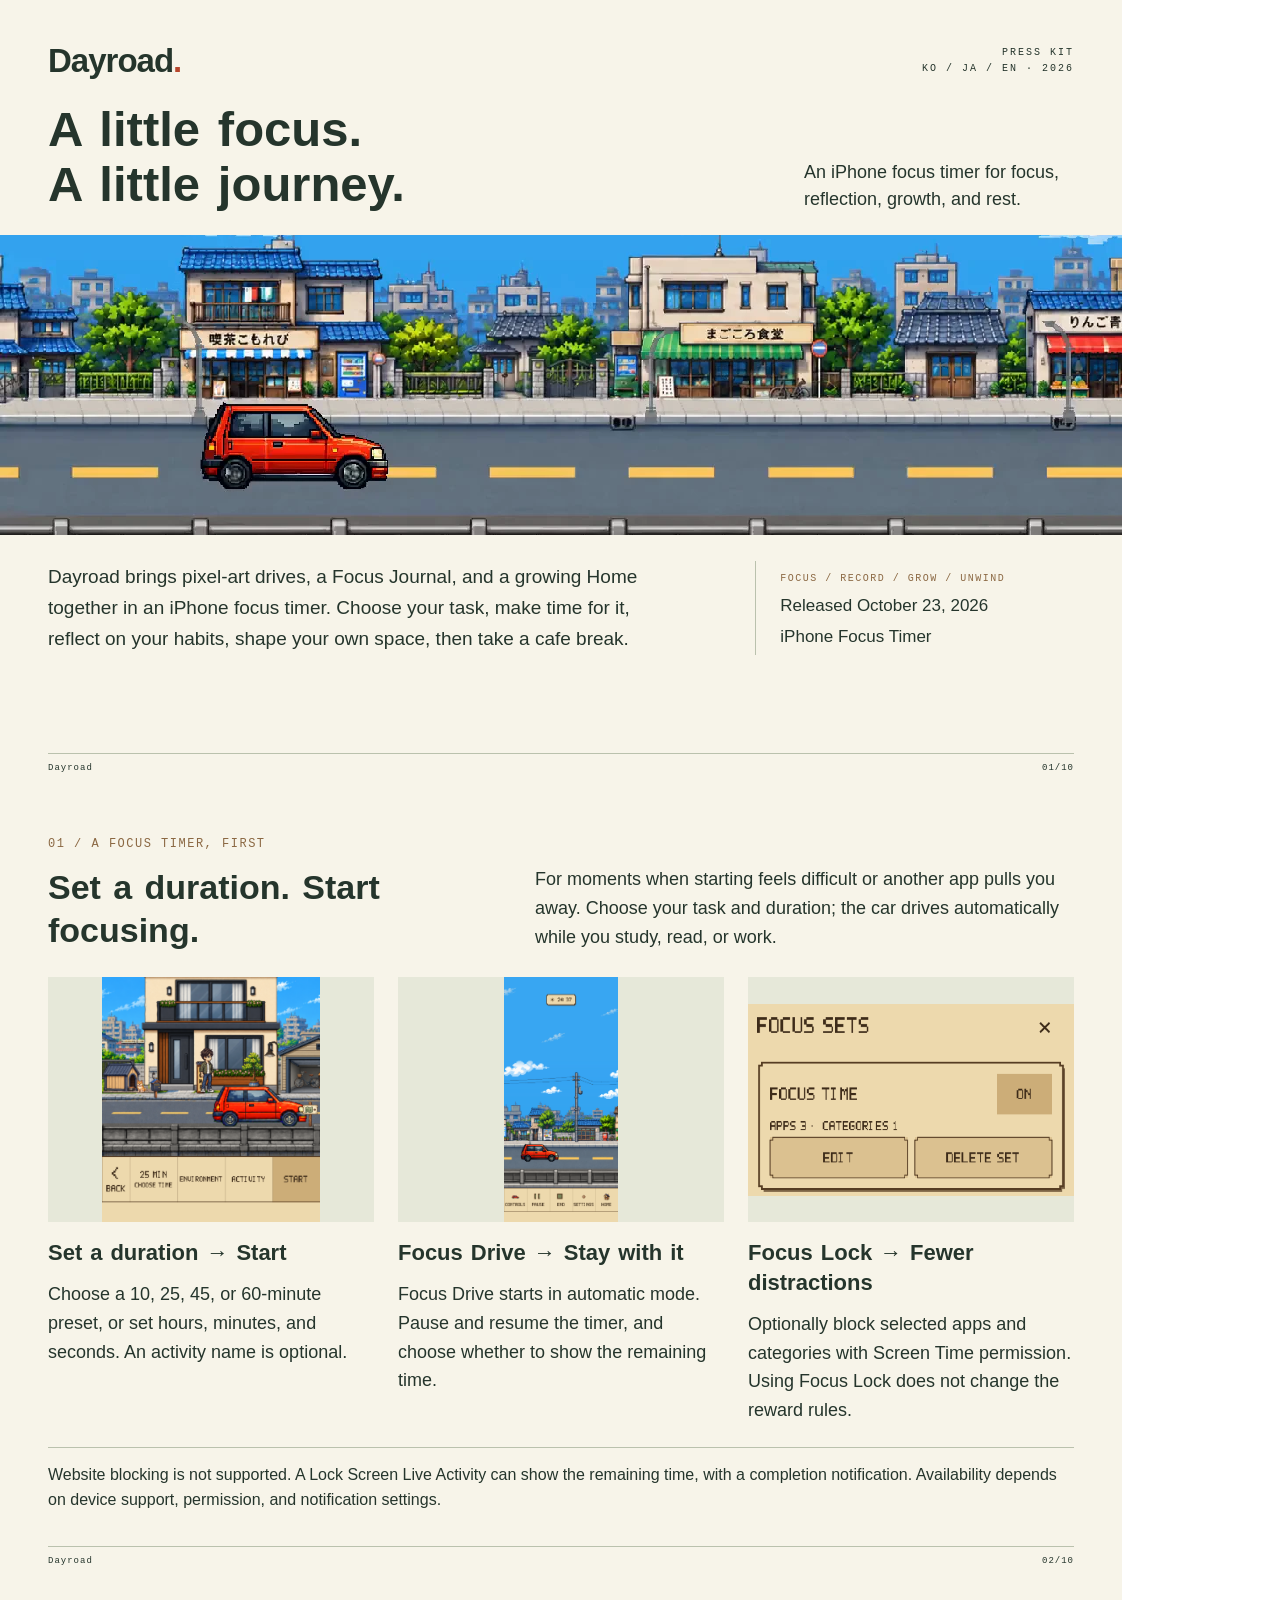
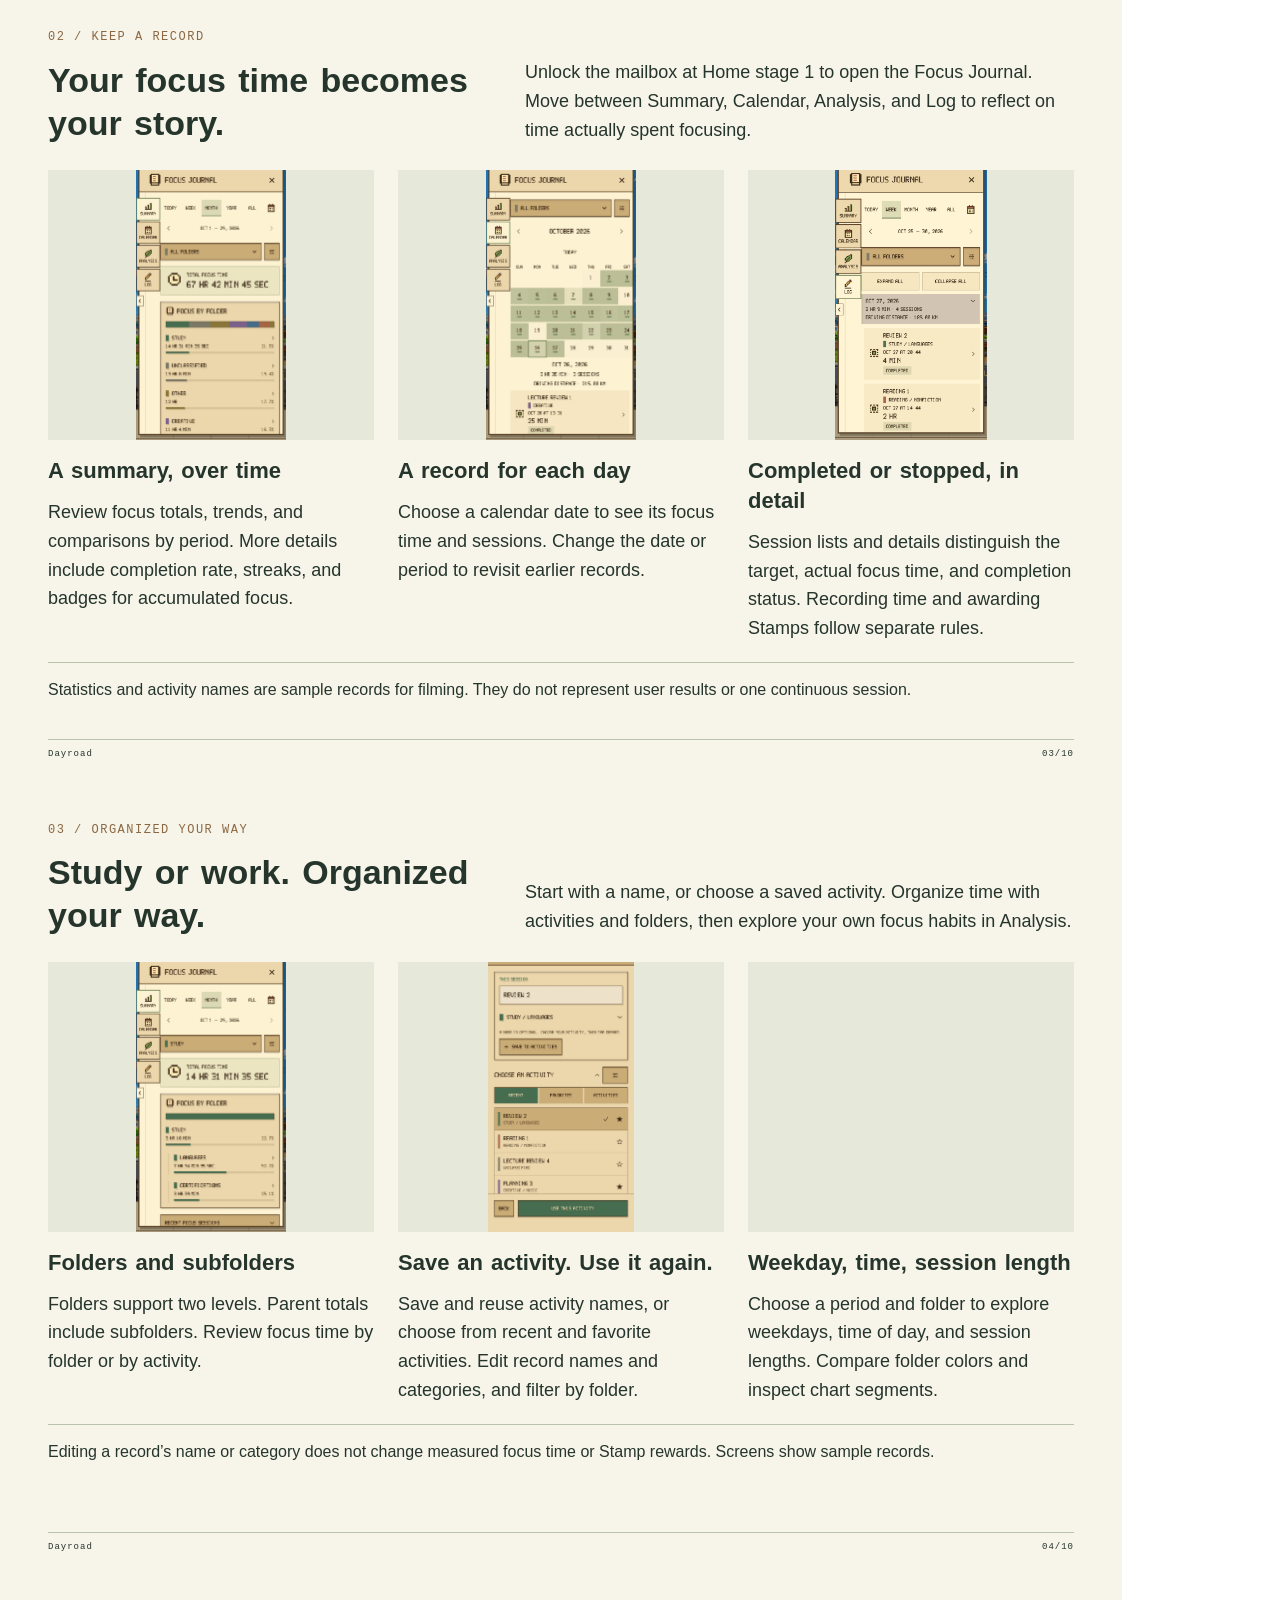
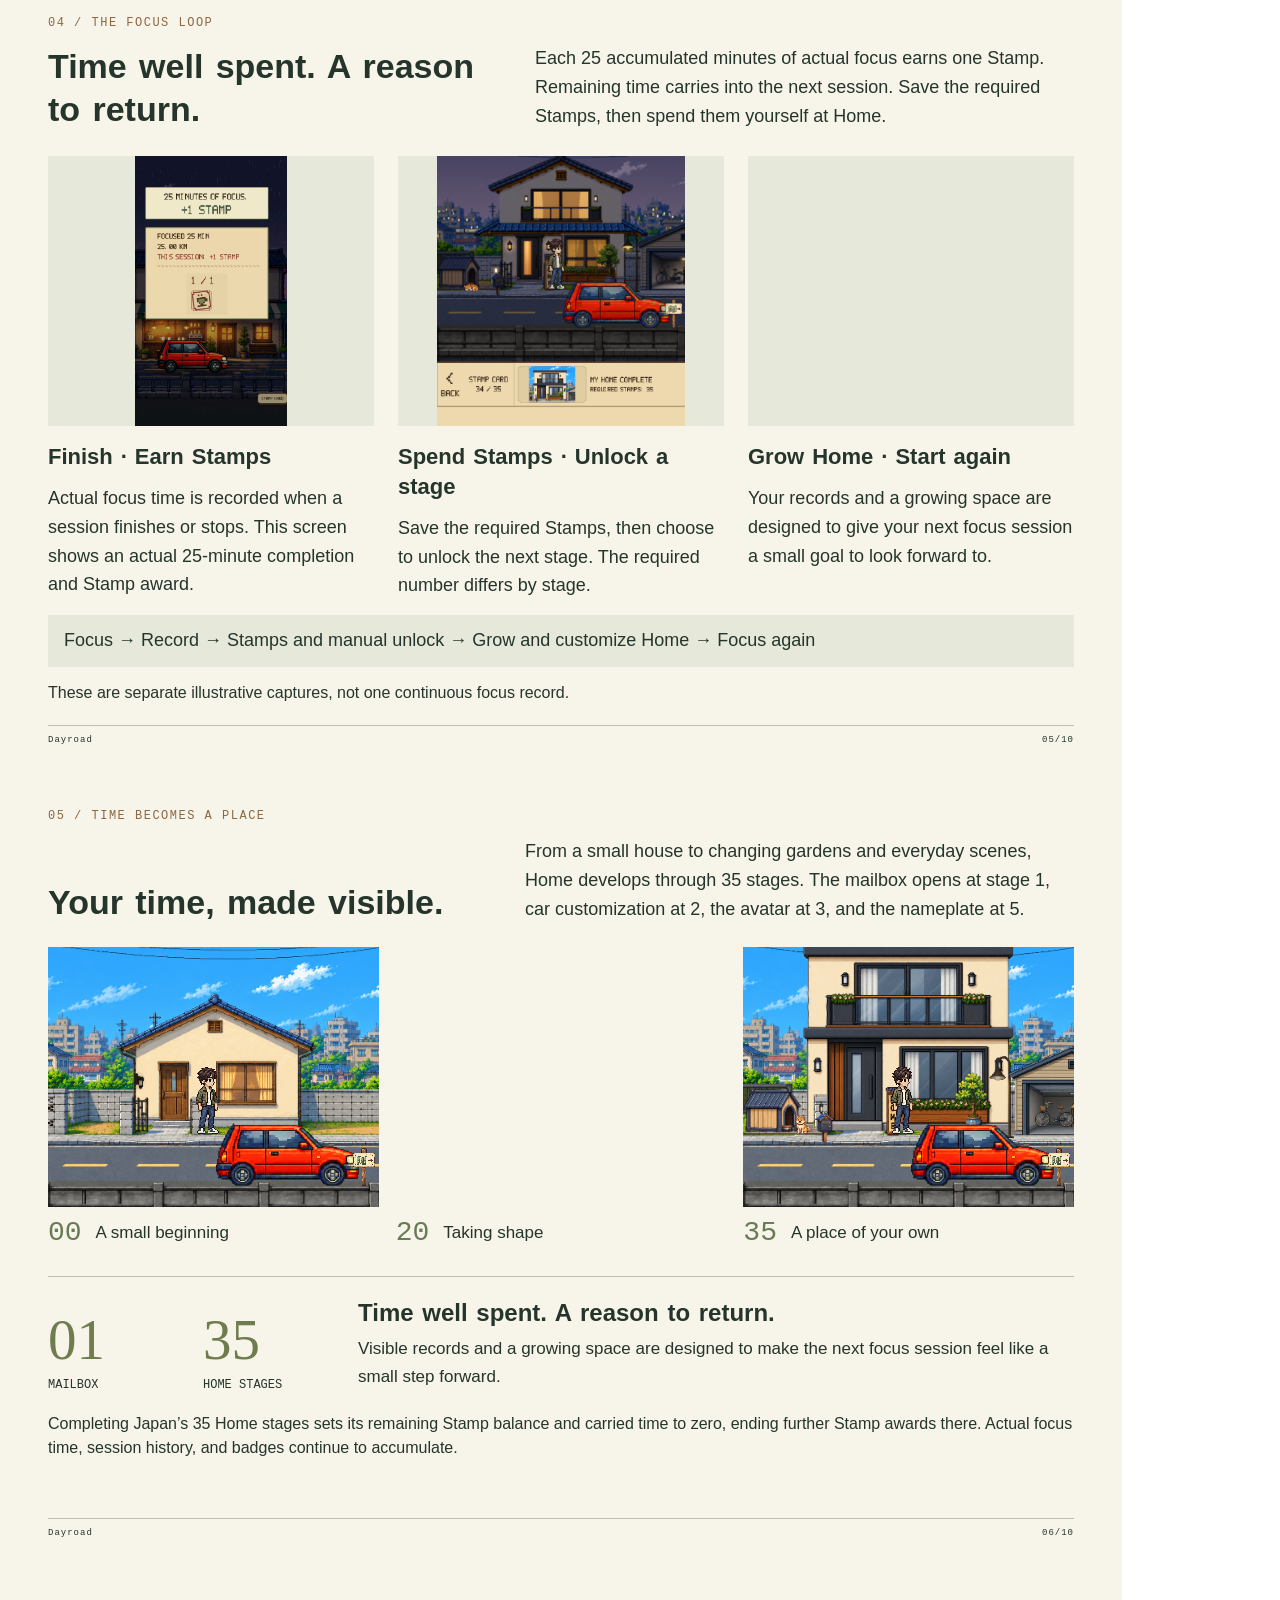
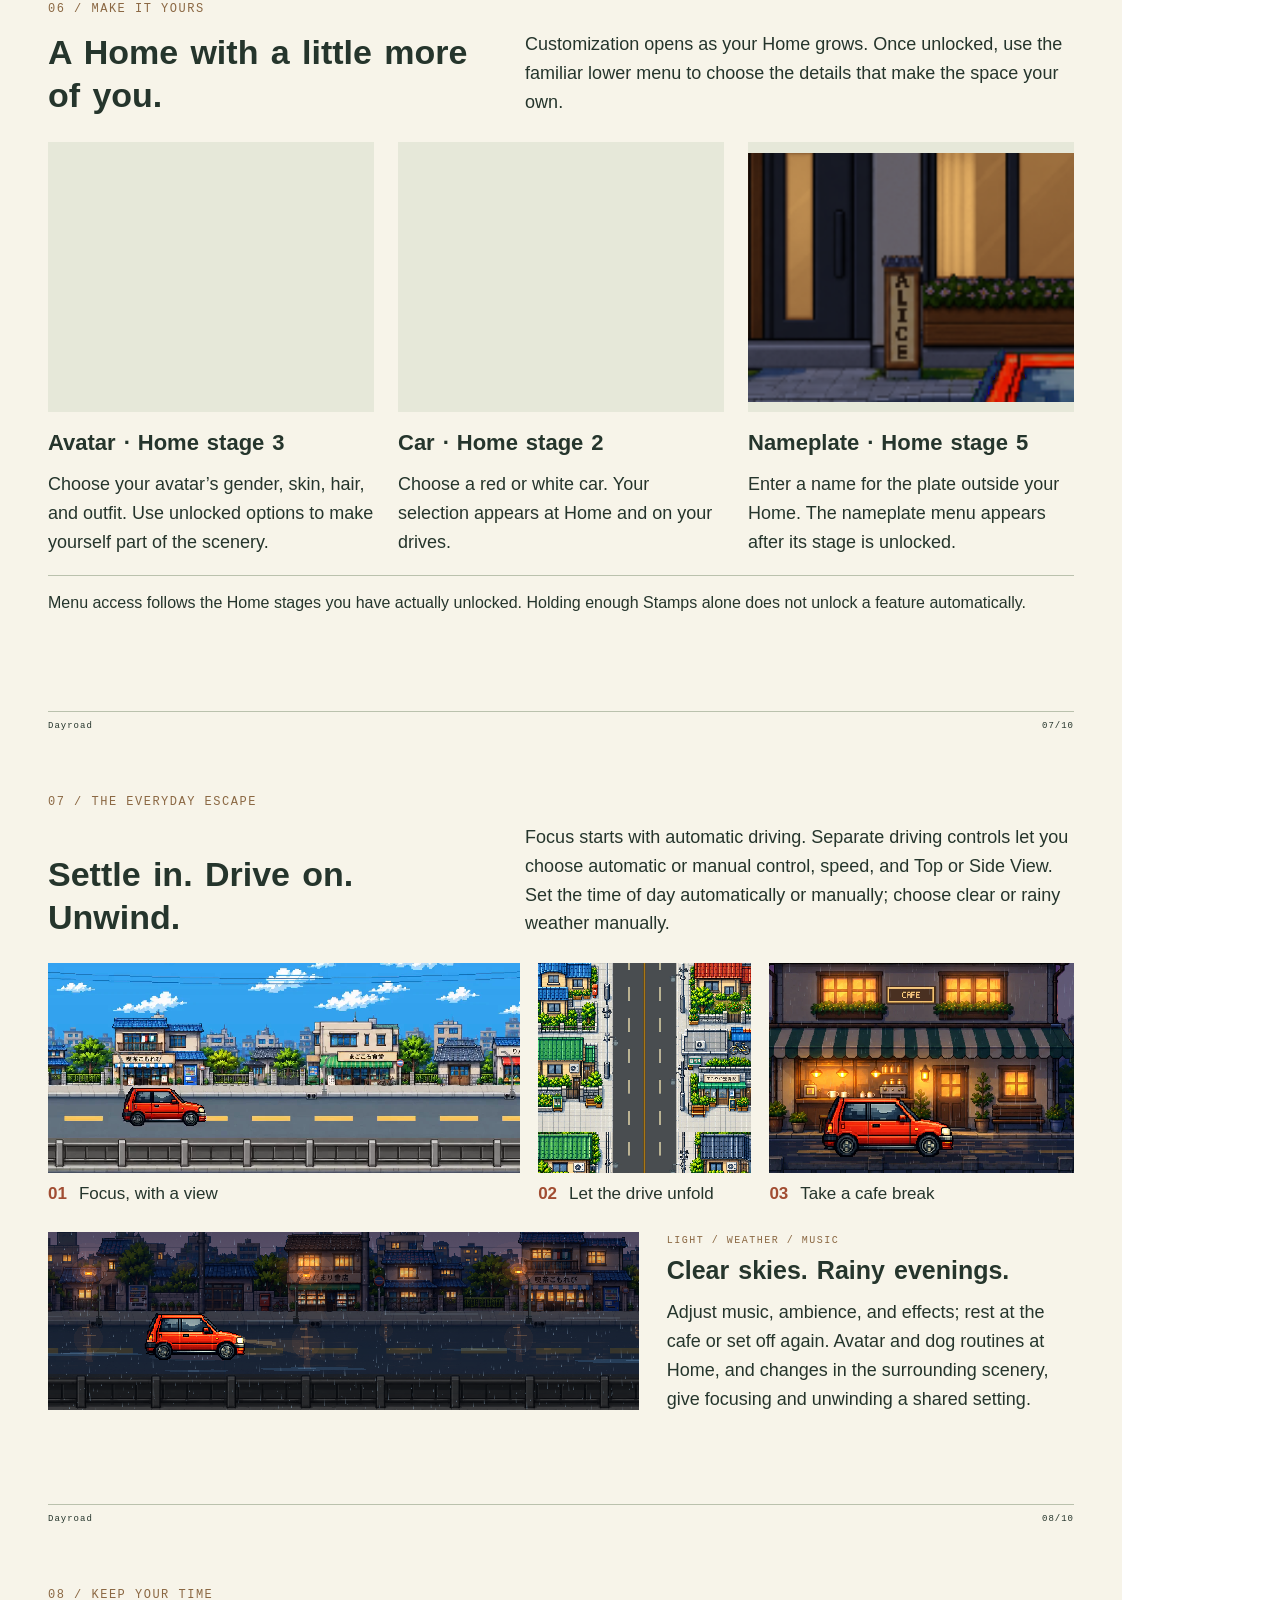
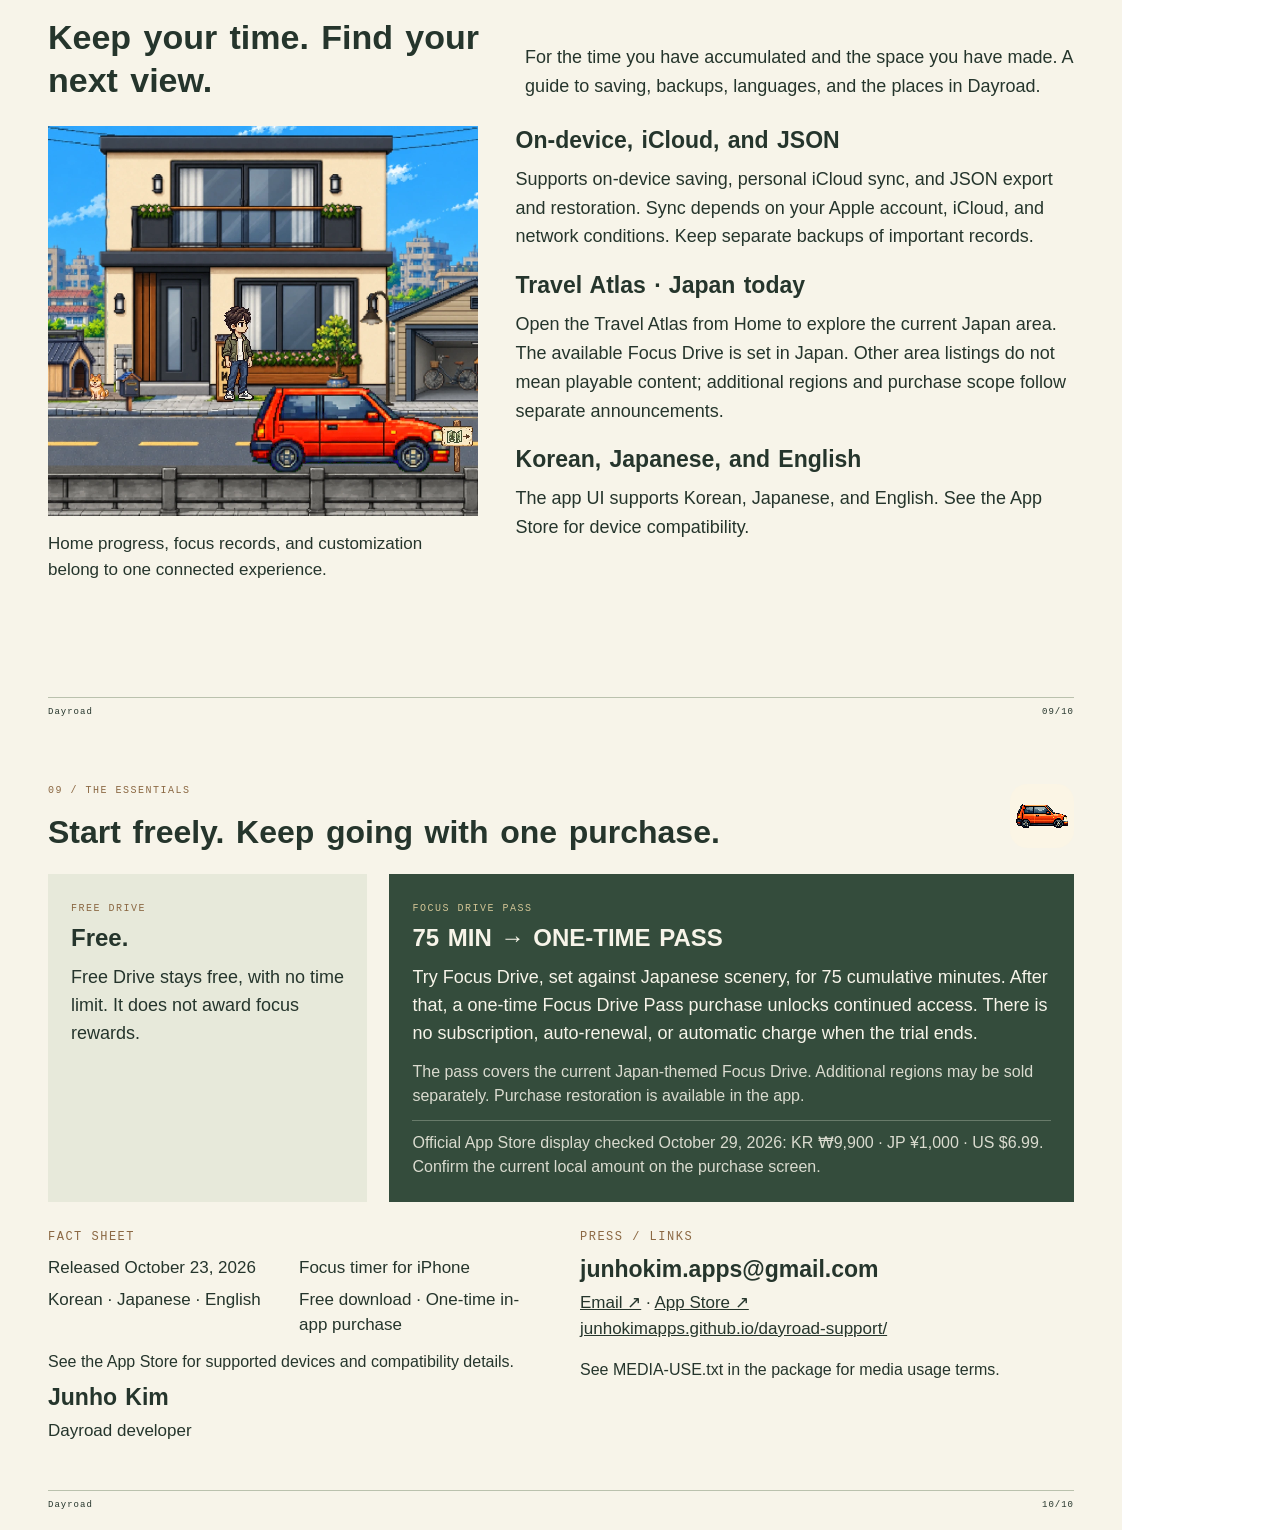
<file: presskit/print-en.html>
<!doctype html><html lang="en"><meta charset="utf-8"><link rel="stylesheet" href="pdf.css"><body>
<section class="sheet cover"><div class="cover-top"><div class="brand">Dayroad<span>.</span></div><div class="edition">PRESS KIT<br>KO / JA / EN · 2026</div></div><div class="cover-title"><h1>A little focus.<br>A little journey.</h1><p>An iPhone focus timer for focus, reflection, growth, and rest.</p></div><div class="panorama"><img class="" src="media/common/day.webp" alt="Actual Dayroad image: Clear day · Streets" width="1280" height="534" loading="eager" decoding="async"></div><div class="cover-bottom"><p>Dayroad brings pixel-art drives, a Focus Journal, and a growing Home together in an iPhone focus timer. Choose your task, make time for it, reflect on your habits, shape your own space, then take a cafe break.</p><div><span class="tag">FOCUS / RECORD / GROW / UNWIND</span><p>Released October 23, 2026<br>iPhone Focus Timer</p></div></div><footer><span>Dayroad</span><span>01/10</span></footer></section><section class="sheet focus-page"><div class="section-head"><span class="eyebrow">01 / A FOCUS TIMER, FIRST</span><h2>Set a duration. Start focusing.</h2><p>For moments when starting feels difficult or another app pulls you away. Choose your task and duration; the car drives automatically while you study, read, or work.</p></div><div class="functional-cards"><article><img class="" src="media/screenshots/en/focus-start.webp" alt="Actual Dayroad image: Focus setup · Start" width="1080" height="1217" loading="eager" decoding="async"><h3>Set a duration → Start</h3><p>Choose a 10, 25, 45, or 60-minute preset, or set hours, minutes, and seconds. An activity name is optional.</p></article><article><img class="" src="media/screenshots/en/drive.webp" alt="Actual Dayroad image: Focus Drive · Timer" width="1080" height="2340" loading="eager" decoding="async"><h3>Focus Drive → Stay with it</h3><p>Focus Drive starts in automatic mode. Pause and resume the timer, and choose whether to show the remaining time.</p></article><article><img class="" src="media/screenshots/en/focus-lock.webp" alt="Actual Dayroad image: Focus Lock settings" width="1065" height="625" loading="eager" decoding="async"><h3>Focus Lock → Fewer distractions</h3><p>Optionally block selected apps and categories with Screen Time permission. Using Focus Lock does not change the reward rules.</p></article></div><p class="support-note">Website blocking is not supported. A Lock Screen Live Activity can show the remaining time, with a completion notification. Availability depends on device support, permission, and notification settings.</p><footer><span>Dayroad</span><span>02/10</span></footer></section><section class="sheet editorial-page journal-page"><div class="section-head"><span class="eyebrow">02 / KEEP A RECORD</span><h2>Your focus time becomes your story.</h2><p>Unlock the mailbox at Home stage 1 to open the Focus Journal. Move between Summary, Calendar, Analysis, and Log to reflect on time actually spent focusing.</p></div><div class="functional-cards editorial-cards"><article><img class="" src="media/screenshots/en/journal-summary.webp" alt="Actual Dayroad image: Focus Journal · Summary" width="1206" height="2163" loading="eager" decoding="async"><h3>A summary, over time</h3><p>Review focus totals, trends, and comparisons by period. More details include completion rate, streaks, and badges for accumulated focus.</p></article><article><img class="" src="media/screenshots/en/journal-calendar.webp" alt="Actual Dayroad image: Focus Journal · Calendar" width="1206" height="2163" loading="eager" decoding="async"><h3>A record for each day</h3><p>Choose a calendar date to see its focus time and sessions. Change the date or period to revisit earlier records.</p></article><article><img class="" src="media/screenshots/en/journal-log.webp" alt="Actual Dayroad image: Focus Journal · Session log" width="1080" height="1930" loading="eager" decoding="async"><h3>Completed or stopped, in detail</h3><p>Session lists and details distinguish the target, actual focus time, and completion status. Recording time and awarding Stamps follow separate rules.</p></article></div><p class="support-note">Statistics and activity names are sample records for filming. They do not represent user results or one continuous session.</p><footer><span>Dayroad</span><span>03/10</span></footer></section><section class="sheet editorial-page library-page"><div class="section-head"><span class="eyebrow">03 / ORGANIZED YOUR WAY</span><h2>Study or work. Organized your way.</h2><p>Start with a name, or choose a saved activity. Organize time with activities and folders, then explore your own focus habits in Analysis.</p></div><div class="functional-cards editorial-cards"><article><img class="" src="media/screenshots/en/journal-folders.webp" alt="Actual Dayroad image: Focus Journal · Folders and subfolders" width="1206" height="2163" loading="eager" decoding="async"><h3>Folders and subfolders</h3><p>Folders support two levels. Parent totals include subfolders. Review focus time by folder or by activity.</p></article><article><img class="" src="media/screenshots/en/activity.webp" alt="Actual Dayroad image: Choose an activity · Recent and favorites" width="1206" height="2229" loading="eager" decoding="async"><h3>Save an activity. Use it again.</h3><p>Save and reuse activity names, or choose from recent and favorite activities. Edit record names and categories, and filter by folder.</p></article><article><img class="" src="media/screenshots/en/journal-hours.webp" alt="Actual Dayroad image: Focus Journal · Time-of-day analysis" width="1206" height="2163" loading="eager" decoding="async"><h3>Weekday, time, session length</h3><p>Choose a period and folder to explore weekdays, time of day, and session lengths. Compare folder colors and inspect chart segments.</p></article></div><p class="support-note">Editing a record’s name or category does not change measured focus time or Stamp rewards. Screens show sample records.</p><footer><span>Dayroad</span><span>04/10</span></footer></section><section class="sheet cycle-page"><div class="section-head"><span class="eyebrow">04 / THE FOCUS LOOP</span><h2>Time well spent. A reason to return.</h2><p>Each 25 accumulated minutes of actual focus earns one Stamp. Remaining time carries into the next session. Save the required Stamps, then spend them yourself at Home.</p></div><div class="functional-cards cycle-cards"><article><img class="" src="media/screenshots/en/stamp-complete.webp" alt="Actual Dayroad image: Focus complete · Stamps" width="1080" height="1920" loading="eager" decoding="async"><h3>Finish · Earn Stamps</h3><p>Actual focus time is recorded when a session finishes or stops. This screen shows an actual 25-minute completion and Stamp award.</p></article><article><img class="" src="media/screenshots/en/manual-unlock.webp" alt="Actual Dayroad image: Home · Manual unlock" width="1320" height="1434" loading="eager" decoding="async"><h3>Spend Stamps · Unlock a stage</h3><p>Save the required Stamps, then choose to unlock the next stage. The required number differs by stage.</p></article><article><img class="" src="media/screenshots/en/unlock-complete.webp" alt="Actual Dayroad image: Home · After unlock" width="1320" height="1434" loading="eager" decoding="async"><h3>Grow Home · Start again</h3><p>Your records and a growing space are designed to give your next focus session a small goal to look forward to.</p></article></div><p class="loop-line">Focus → Record → Stamps and manual unlock → Grow and customize Home → Focus again</p><p class="reward-note">These are separate illustrative captures, not one continuous focus record.</p><footer><span>Dayroad</span><span>05/10</span></footer></section><section class="sheet growth"><div class="section-head"><span class="eyebrow">05 / TIME BECOMES A PLACE</span><h2>Your time, made visible.</h2><p>From a small house to changing gardens and everyday scenes, Home develops through 35 stages. The mailbox opens at stage 1, car customization at 2, the avatar at 3, and the nameplate at 5.</p></div><div class="stages"><figure><img class="" src="media/common/home-00.webp" alt="Actual Dayroad image: Home · Stage 0" width="1320" height="1112" loading="eager" decoding="async"><figcaption><b>00</b> A small beginning</figcaption></figure><figure><img class="" src="media/common/home-20.webp" alt="Actual Dayroad image: Home · Stage 20" width="1320" height="1112" loading="eager" decoding="async"><figcaption><b>20</b> Taking shape</figcaption></figure><figure><img class="" src="media/common/home-35.webp" alt="Actual Dayroad image: Home · Stage 35" width="1320" height="1112" loading="eager" decoding="async"><figcaption><b>35</b> A place of your own</figcaption></figure></div><div class="growth-bottom"><div class="number"><strong>01</strong><span>MAILBOX</span></div><div class="number"><strong>35</strong><span>HOME STAGES</span></div><div class="lock"><h3>Time well spent. A reason to return.</h3><p>Visible records and a growing space are designed to make the next focus session feel like a small step forward.</p></div></div><p class="reward-note">Completing Japan’s 35 Home stages sets its remaining Stamp balance and carried time to zero, ending further Stamp awards there. Actual focus time, session history, and badges continue to accumulate.</p><footer><span>Dayroad</span><span>06/10</span></footer></section><section class="sheet editorial-page custom-page"><div class="section-head"><span class="eyebrow">06 / MAKE IT YOURS</span><h2>A Home with a little more of you.</h2><p>Customization opens as your Home grows. Once unlocked, use the familiar lower menu to choose the details that make the space your own.</p></div><div class="functional-cards editorial-cards"><article><img class="" src="media/screenshots/en/avatar.webp" alt="Actual Dayroad image: Customize the avatar" width="1206" height="920" loading="eager" decoding="async"><h3>Avatar · Home stage 3</h3><p>Choose your avatar’s gender, skin, hair, and outfit. Use unlocked options to make yourself part of the scenery.</p></article><article><img class="" src="media/screenshots/en/vehicle.webp" alt="Actual Dayroad image: Customize the car" width="1206" height="920" loading="eager" decoding="async"><h3>Car · Home stage 2</h3><p>Choose a red or white car. Your selection appears at Home and on your drives.</p></article><article><img class="" src="media/screenshots/en/nameplate.webp" alt="Actual Dayroad image: Customize the nameplate" width="420" height="320" loading="eager" decoding="async"><h3>Nameplate · Home stage 5</h3><p>Enter a name for the plate outside your Home. The nameplate menu appears after its stage is unlocked.</p></article></div><p class="support-note">Menu access follows the Home stages you have actually unlocked. Holding enough Stamps alone does not unlock a feature automatically.</p><footer><span>Dayroad</span><span>07/10</span></footer></section><section class="sheet experience"><div class="section-head"><span class="eyebrow">07 / THE EVERYDAY ESCAPE</span><h2>Settle in. Drive on. Unwind.</h2><p>Focus starts with automatic driving. Separate driving controls let you choose automatic or manual control, speed, and Top or Side View. Set the time of day automatically or manually; choose clear or rainy weather manually.</p></div><div class="experience-grid"><div class="road"><img class="" src="media/common/day.webp" alt="Actual Dayroad image: Clear day · Streets" width="1280" height="534" loading="eager" decoding="async"><div class="step"><b>01</b><span>Focus, with a view</span></div></div><div class="top"><img class="" src="media/common/top.webp" alt="Actual Dayroad image: Top-down drive" width="959" height="1500" loading="eager" decoding="async"><div class="step"><b>02</b><span>Let the drive unfold</span></div></div><div class="cafe"><img class="" src="media/common/cafe.webp" alt="Actual Dayroad image: Cafe scenery" width="1000" height="878" loading="eager" decoding="async"><div class="step"><b>03</b><span>Take a cafe break</span></div></div></div><div class="mood"><div><img class="" src="media/common/rain.webp" alt="Actual Dayroad image: Rainy evening" width="2610" height="1109" loading="eager" decoding="async"></div><article><span class="eyebrow">LIGHT / WEATHER / MUSIC</span><h3>Clear skies. Rainy evenings.</h3><p>Adjust music, ambience, and effects; rest at the cafe or set off again. Avatar and dog routines at Home, and changes in the surrounding scenery, give focusing and unwinding a shared setting.</p></article></div><footer><span>Dayroad</span><span>08/10</span></footer></section><section class="sheet data-page"><div class="section-head"><span class="eyebrow">08 / KEEP YOUR TIME</span><h2>Keep your time. Find your next view.</h2><p>For the time you have accumulated and the space you have made. A guide to saving, backups, languages, and the places in Dayroad.</p></div><div class="data-grid"><figure><img class="" src="media/common/home-35.webp" alt="Actual Dayroad image: Home · Stage 35" width="1320" height="1112" loading="eager" decoding="async"><figcaption>Home progress, focus records, and customization belong to one connected experience.</figcaption></figure><div><article><h3>On-device, iCloud, and JSON</h3><p>Supports on-device saving, personal iCloud sync, and JSON export and restoration. Sync depends on your Apple account, iCloud, and network conditions. Keep separate backups of important records.</p></article><article><h3>Travel Atlas · Japan today</h3><p>Open the Travel Atlas from Home to explore the current Japan area. The available Focus Drive is set in Japan. Other area listings do not mean playable content; additional regions and purchase scope follow separate announcements.</p></article><article><h3>Korean, Japanese, and English</h3><p>The app UI supports Korean, Japanese, and English. See the App Store for device compatibility.</p></article></div></div><footer><span>Dayroad</span><span>09/10</span></footer></section><section class="sheet details"><div class="details-head"><div><span class="eyebrow">09 / THE ESSENTIALS</span><h2>Start freely. Keep going with one purchase.</h2></div><img class="" src="media/brand/dayroad-icon-1024.png" alt="Actual Dayroad image: App icon" width="1024" height="1024" loading="eager" decoding="async"></div><div class="policies"><article><span class="eyebrow">FREE DRIVE</span><h3>Free.</h3><p>Free Drive stays free, with no time limit. It does not award focus rewards.</p></article><article><span class="eyebrow">FOCUS DRIVE PASS</span><h3>75 MIN → ONE-TIME PASS</h3><p>Try Focus Drive, set against Japanese scenery, for 75 cumulative minutes. After that, a one-time Focus Drive Pass purchase unlocks continued access. There is no subscription, auto-renewal, or automatic charge when the trial ends.</p><p class="small">The pass covers the current Japan-themed Focus Drive. Additional regions may be sold separately. Purchase restoration is available in the app.</p><p class="small prices">Official App Store display checked October 29, 2026: KR ₩9,900 · JP ¥1,000 · US $6.99. Confirm the current local amount on the purchase screen.</p></article></div><div class="facts"><div><span class="eyebrow">FACT SHEET</span><ul><li>Released October 23, 2026</li><li>Focus timer for iPhone</li><li>Korean · Japanese · English</li><li>Free download · One-time in-app purchase</li></ul><p class="device-note">See the App Store for supported devices and compatibility details.</p><h3>Junho Kim</h3><p>Dayroad developer</p></div><div><span class="eyebrow">PRESS / LINKS</span><h3>junhokim.apps@gmail.com</h3><p><a href="mailto:junhokim.apps@gmail.com">Email ↗</a> · <a href="https://apps.apple.com/app/id6821862731">App Store ↗</a></p><a href="https://junhokimapps.github.io/dayroad-support/">junhokimapps.github.io/dayroad-support/</a><p class="small usage">See MEDIA-USE.txt in the package for media usage terms.</p></div></div><footer><span>Dayroad</span><span>10/10</span></footer></section></body></html>
</file>
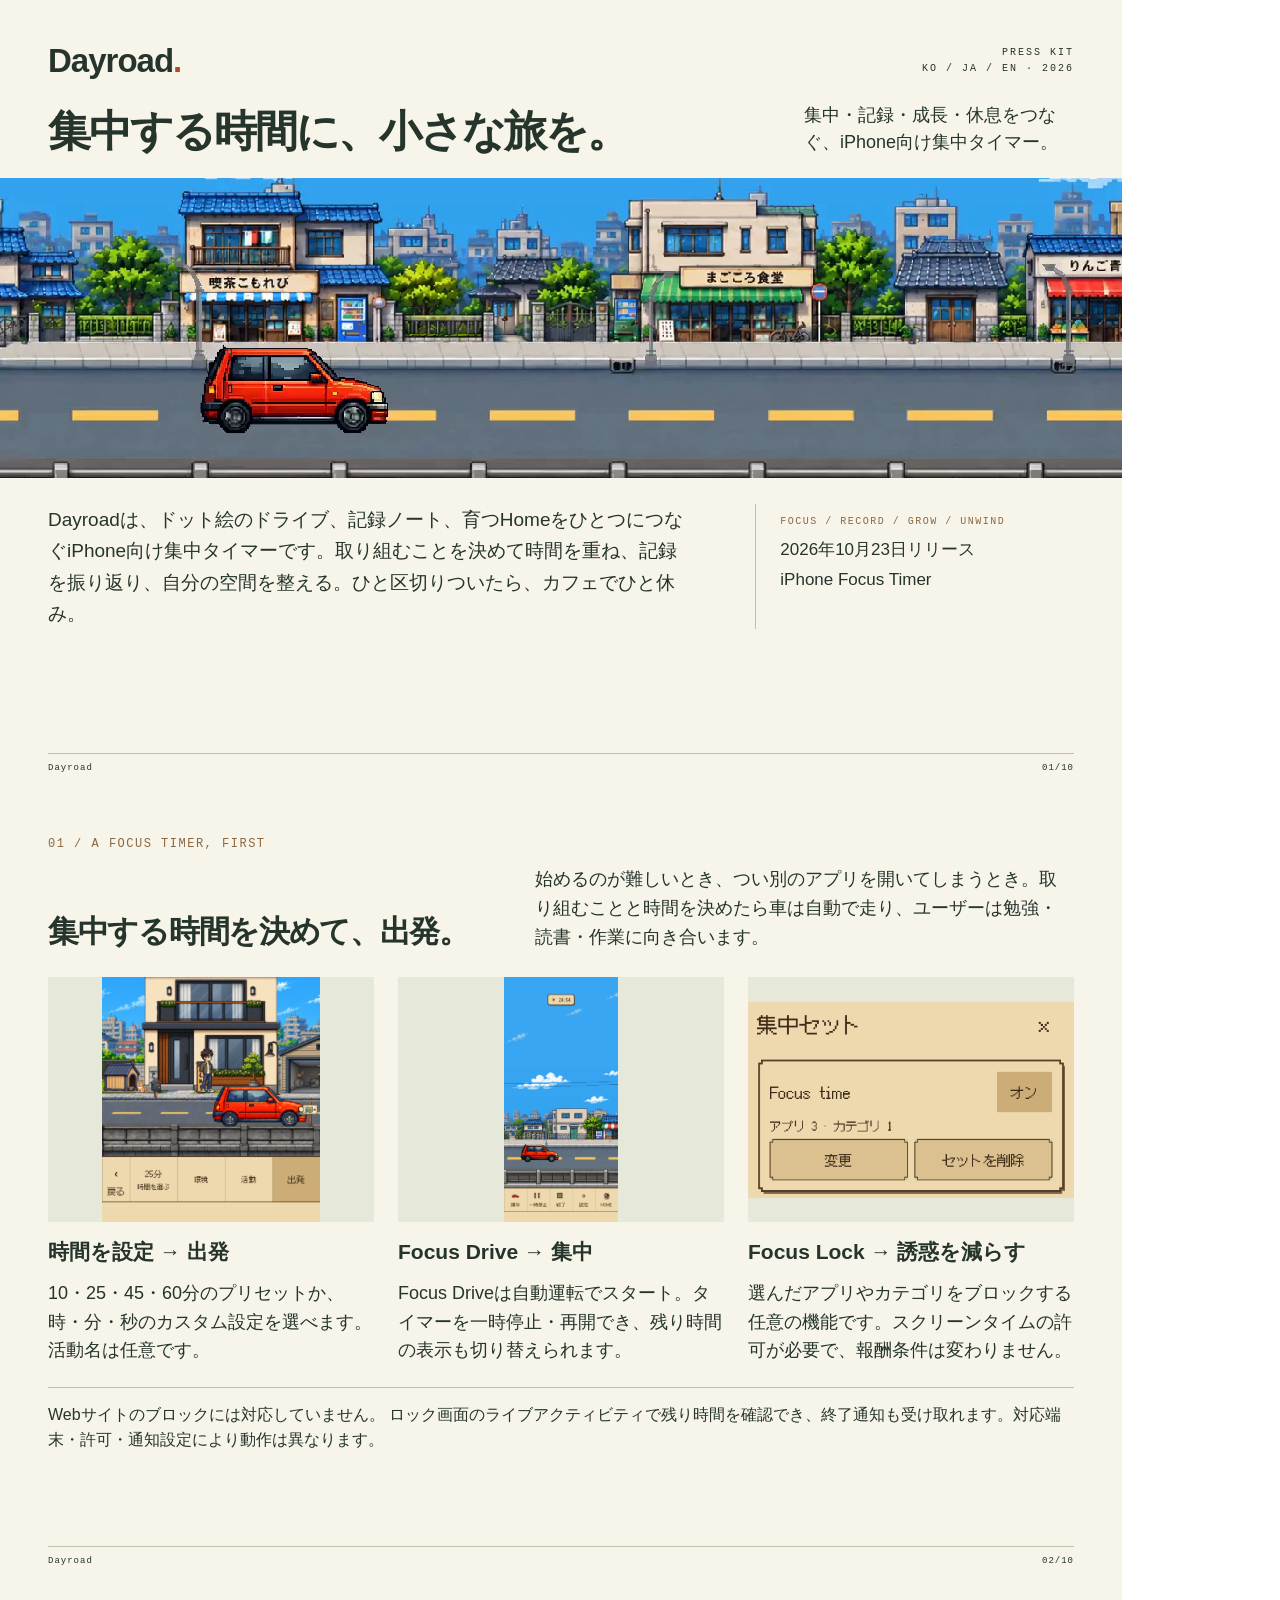
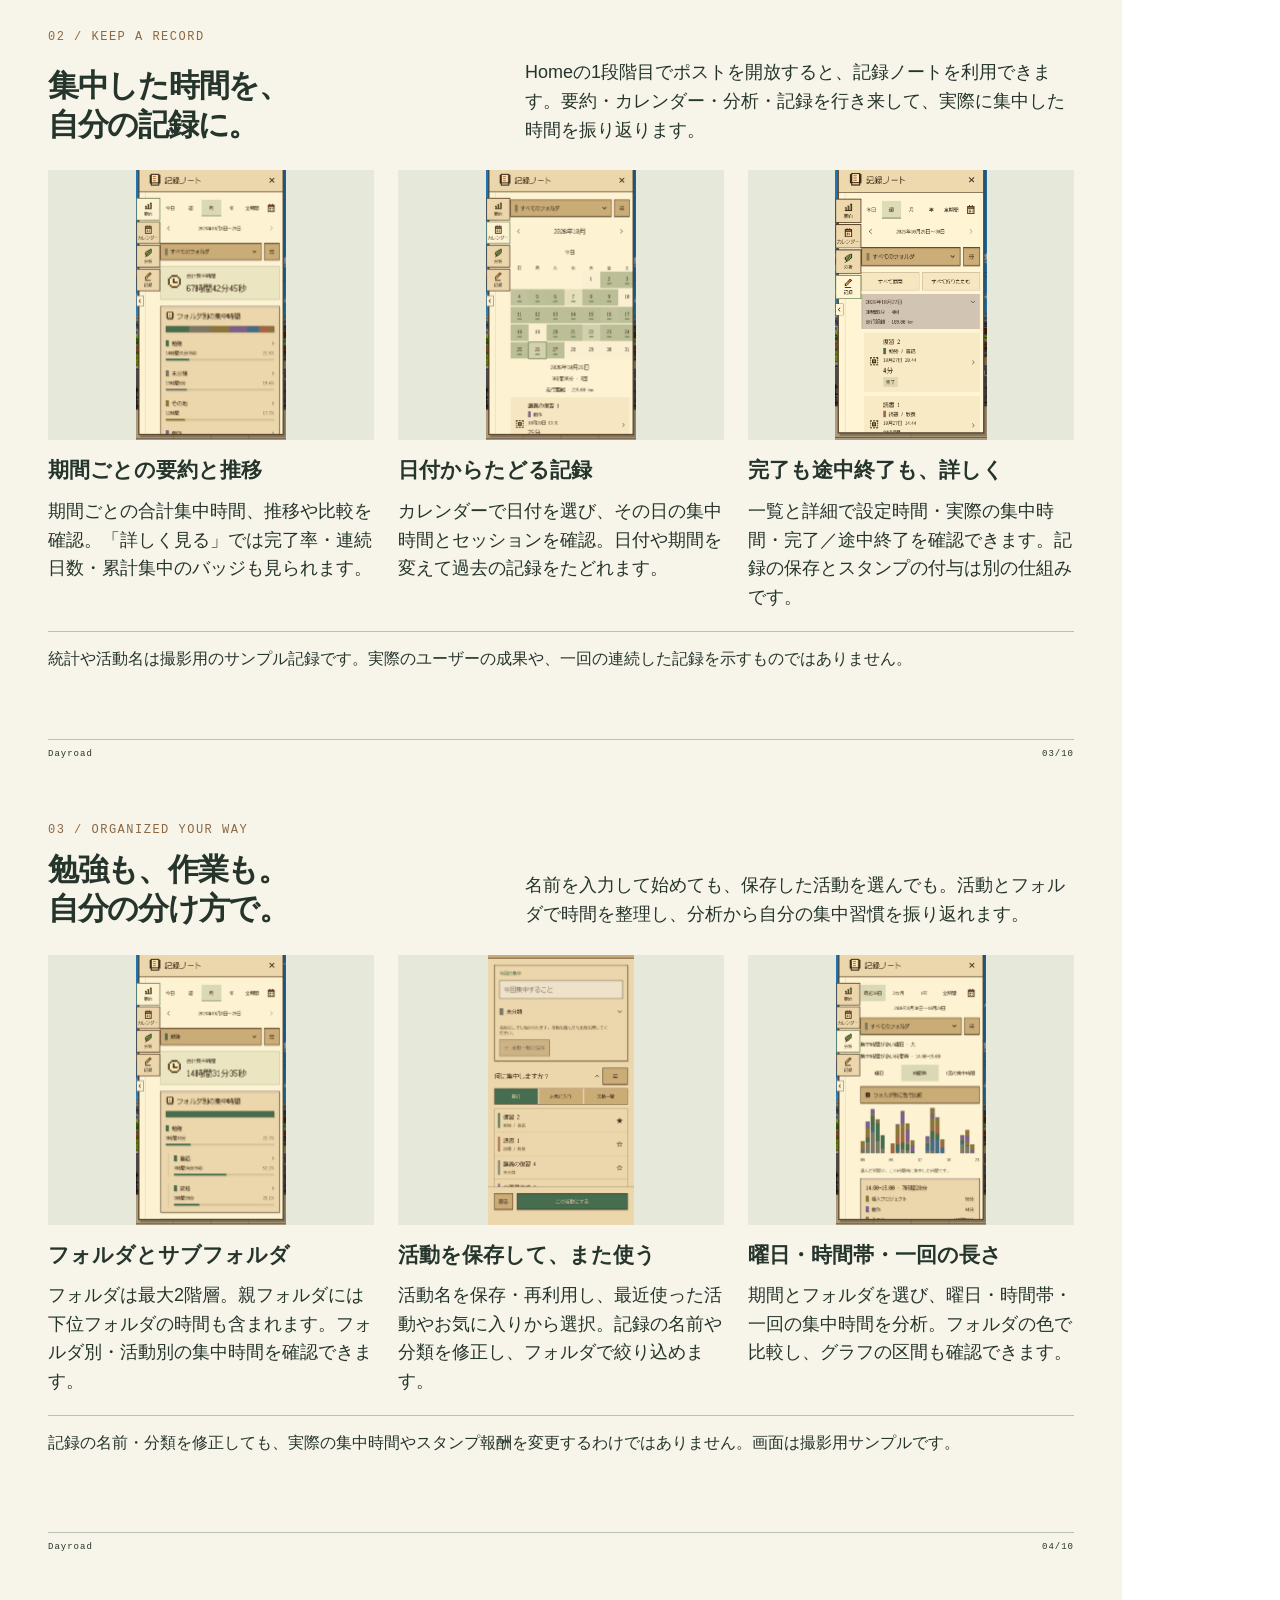
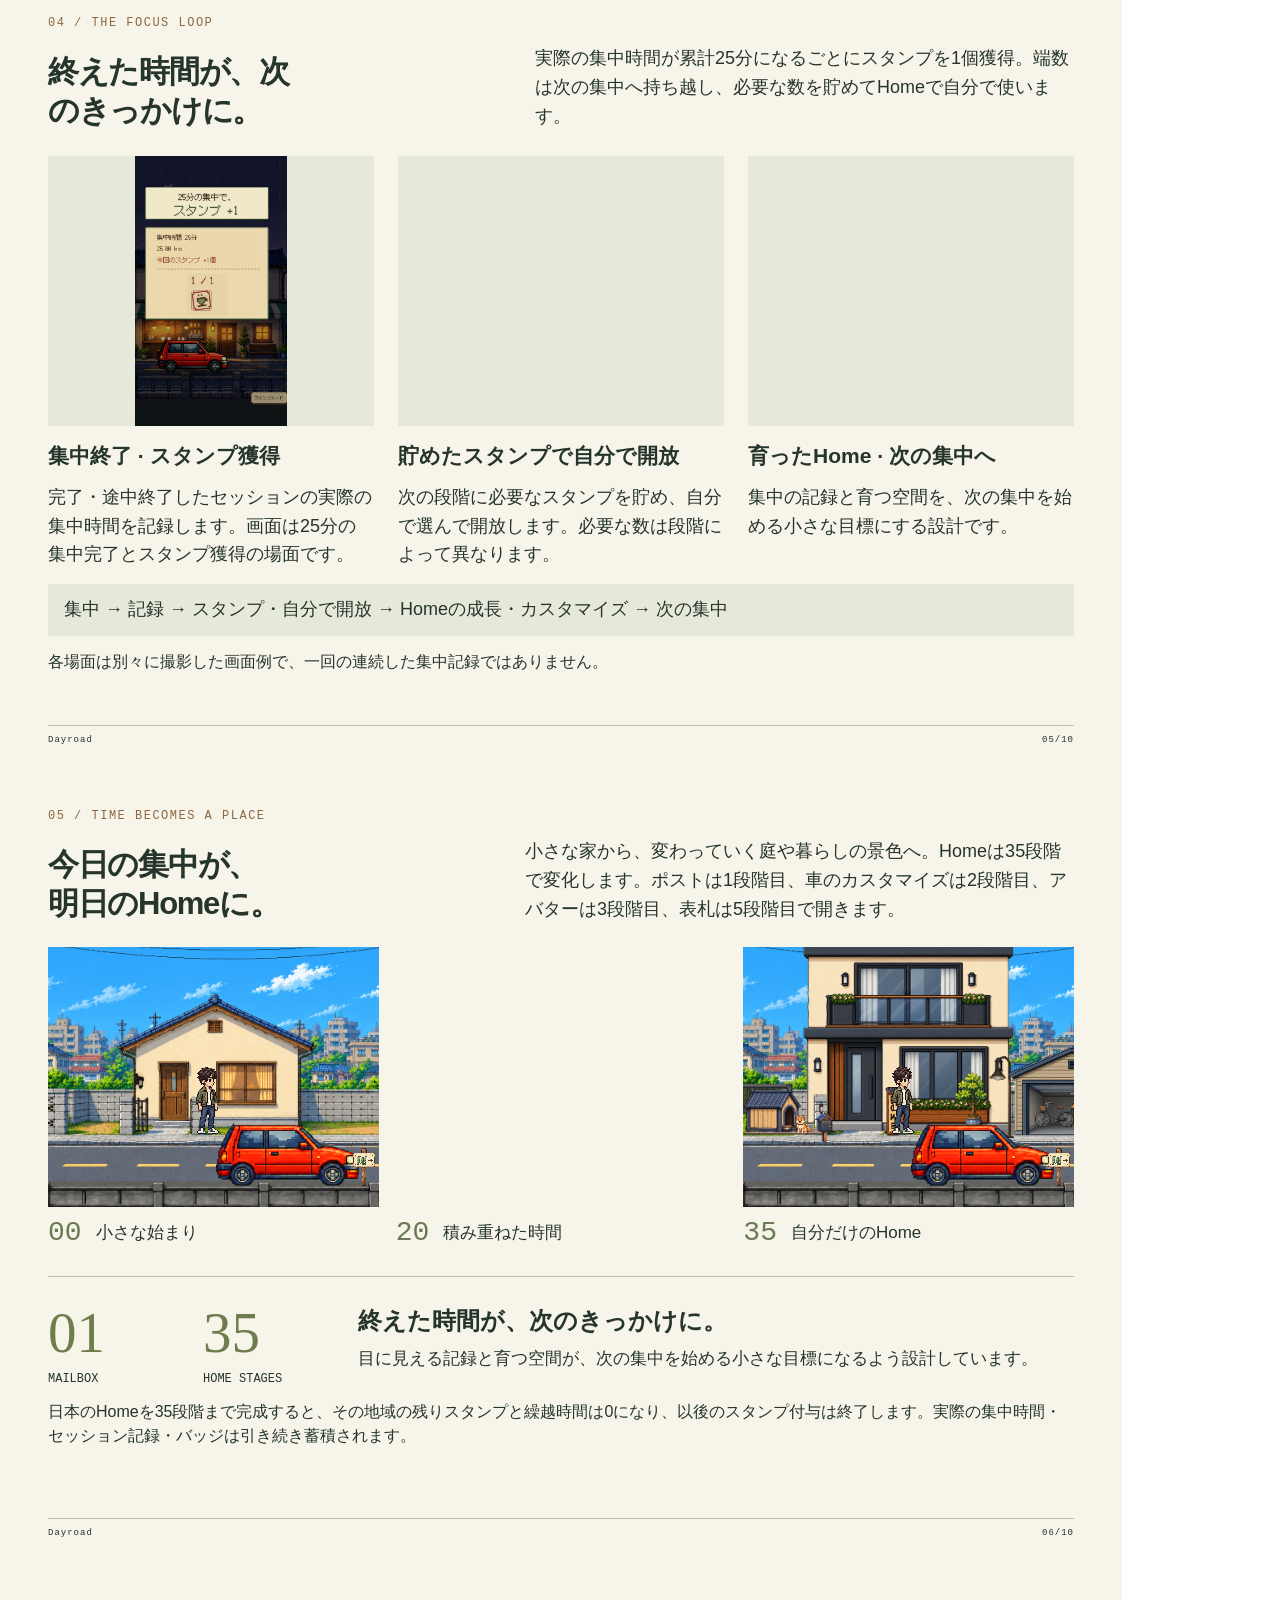
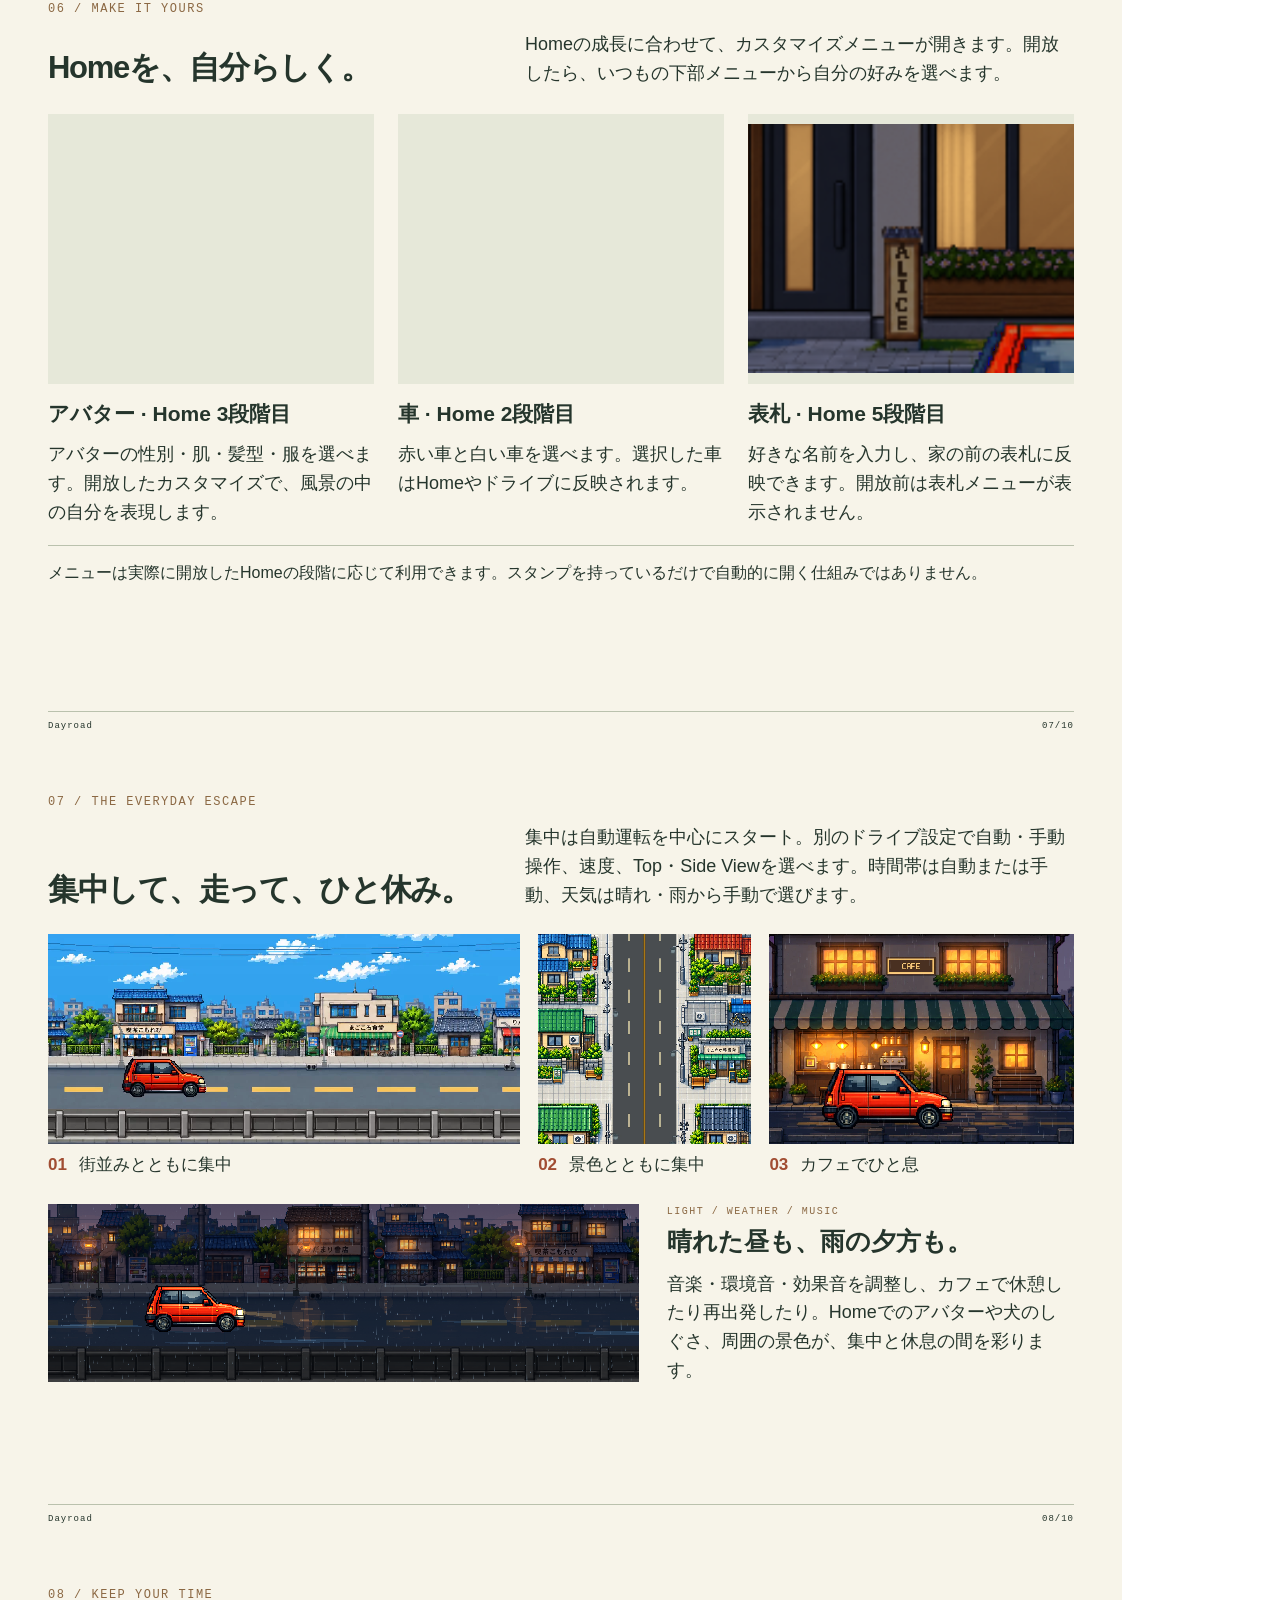
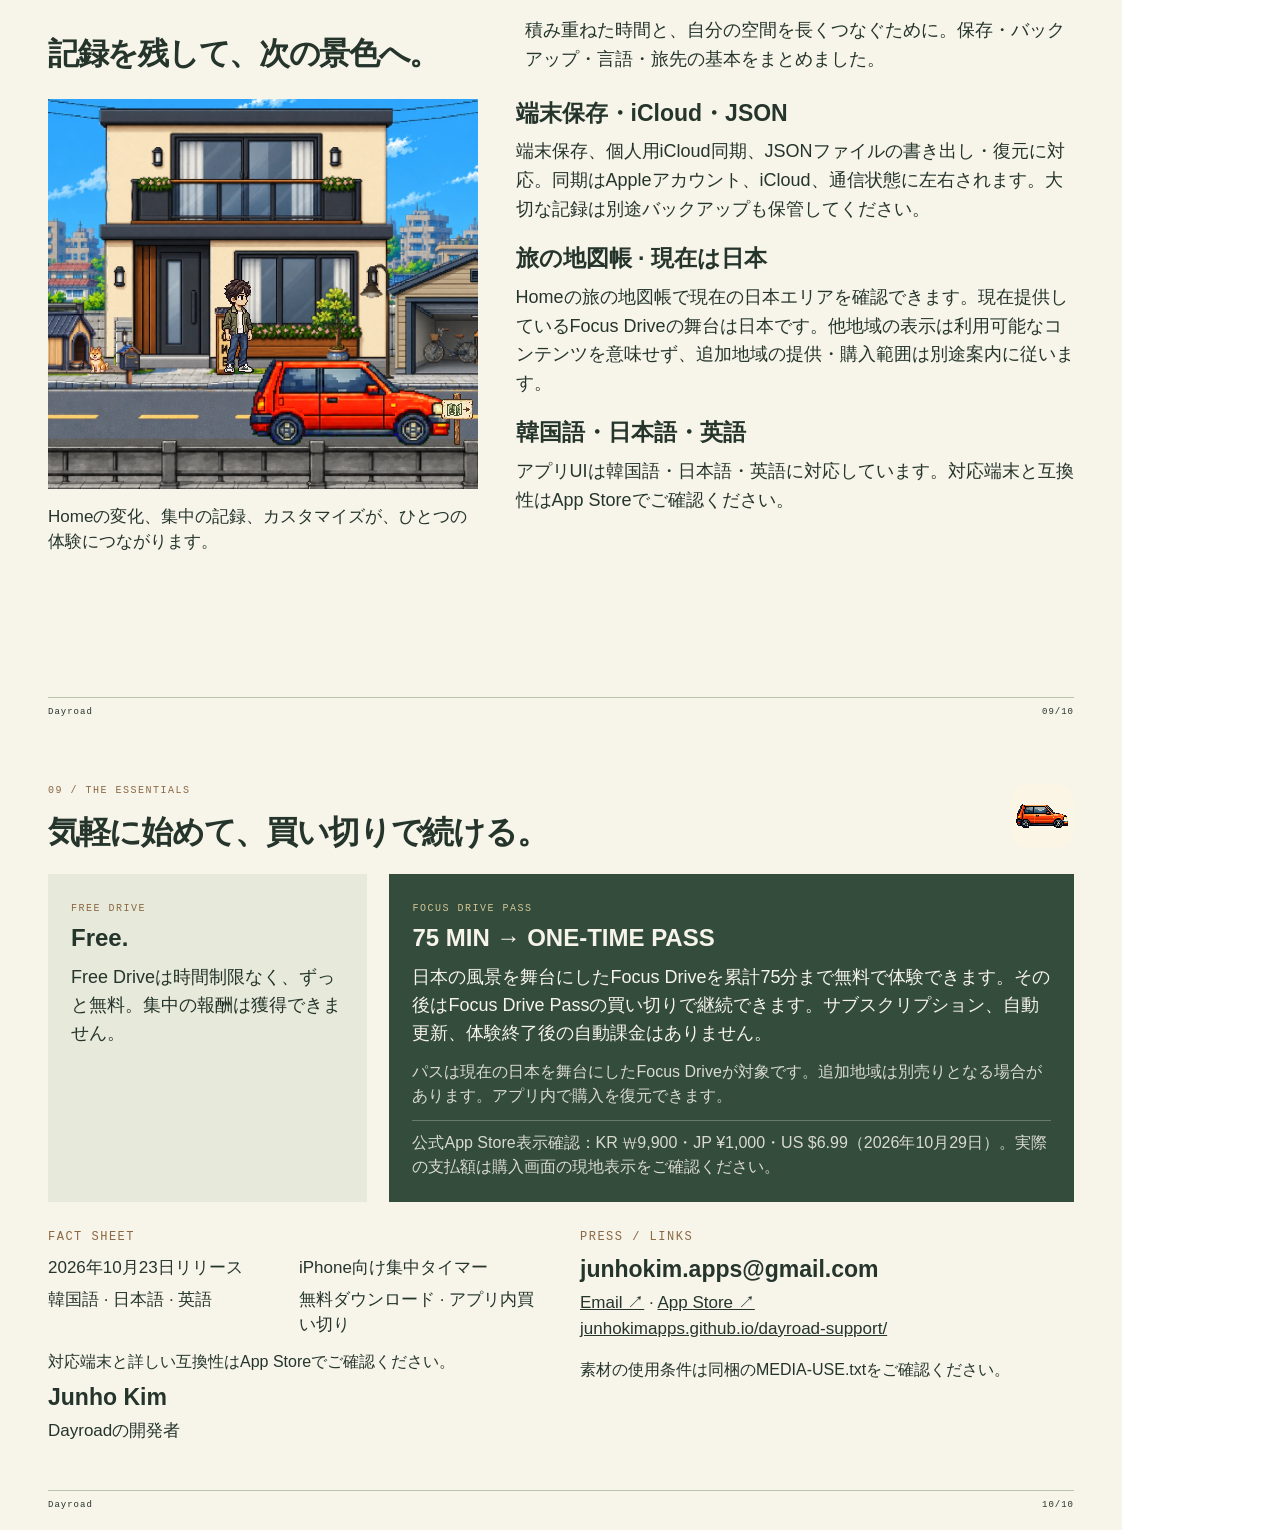
<file: presskit/print-ja.html>
<!doctype html><html lang="ja"><meta charset="utf-8"><link rel="stylesheet" href="pdf.css"><body>
<section class="sheet cover"><div class="cover-top"><div class="brand">Dayroad<span>.</span></div><div class="edition">PRESS KIT<br>KO / JA / EN · 2026</div></div><div class="cover-title"><h1>集中する時間に、小さな旅を。</h1><p>集中・記録・成長・休息をつなぐ、iPhone向け集中タイマー。</p></div><div class="panorama"><img class="" src="media/common/day.webp" alt="Dayroadの実際の画像： 晴れた昼の街" width="1280" height="534" loading="eager" decoding="async"></div><div class="cover-bottom"><p>Dayroadは、ドット絵のドライブ、記録ノート、育つHomeをひとつにつなぐiPhone向け集中タイマーです。取り組むことを決めて時間を重ね、記録を振り返り、自分の空間を整える。ひと区切りついたら、カフェでひと休み。</p><div><span class="tag">FOCUS / RECORD / GROW / UNWIND</span><p>2026年10月23日リリース<br>iPhone Focus Timer</p></div></div><footer><span>Dayroad</span><span>01/10</span></footer></section><section class="sheet focus-page"><div class="section-head"><span class="eyebrow">01 / A FOCUS TIMER, FIRST</span><h2>集中する時間を決めて、出発。</h2><p>始めるのが難しいとき、つい別のアプリを開いてしまうとき。取り組むことと時間を決めたら車は自動で走り、ユーザーは勉強・読書・作業に向き合います。</p></div><div class="functional-cards"><article><img class="" src="media/screenshots/ja/focus-start.webp" alt="Dayroadの実際の画像： 集中時間の設定・出発" width="1080" height="1217" loading="eager" decoding="async"><h3>時間を設定 → 出発</h3><p>10・25・45・60分のプリセットか、時・分・秒のカスタム設定を選べます。活動名は任意です。</p></article><article><img class="" src="media/screenshots/ja/drive.webp" alt="Dayroadの実際の画像： Focus Drive・タイマー" width="1080" height="2340" loading="eager" decoding="async"><h3>Focus Drive → 集中</h3><p>Focus Driveは自動運転でスタート。タイマーを一時停止・再開でき、残り時間の表示も切り替えられます。</p></article><article><img class="" src="media/screenshots/ja/focus-lock.webp" alt="Dayroadの実際の画像： Focus Lockの設定" width="1065" height="639" loading="eager" decoding="async"><h3>Focus Lock → 誘惑を減らす</h3><p>選んだアプリやカテゴリをブロックする任意の機能です。スクリーンタイムの許可が必要で、報酬条件は変わりません。</p></article></div><p class="support-note">Webサイトのブロックには対応していません。 ロック画面のライブアクティビティで残り時間を確認でき、終了通知も受け取れます。対応端末・許可・通知設定により動作は異なります。</p><footer><span>Dayroad</span><span>02/10</span></footer></section><section class="sheet editorial-page journal-page"><div class="section-head"><span class="eyebrow">02 / KEEP A RECORD</span><h2>集中した時間を、自分の記録に。</h2><p>Homeの1段階目でポストを開放すると、記録ノートを利用できます。要約・カレンダー・分析・記録を行き来して、実際に集中した時間を振り返ります。</p></div><div class="functional-cards editorial-cards"><article><img class="" src="media/screenshots/ja/journal-summary.webp" alt="Dayroadの実際の画像： 記録ノート · 要約" width="1206" height="2163" loading="eager" decoding="async"><h3>期間ごとの要約と推移</h3><p>期間ごとの合計集中時間、推移や比較を確認。「詳しく見る」では完了率・連続日数・累計集中のバッジも見られます。</p></article><article><img class="" src="media/screenshots/ja/journal-calendar.webp" alt="Dayroadの実際の画像： 記録ノート · カレンダー" width="1206" height="2163" loading="eager" decoding="async"><h3>日付からたどる記録</h3><p>カレンダーで日付を選び、その日の集中時間とセッションを確認。日付や期間を変えて過去の記録をたどれます。</p></article><article><img class="" src="media/screenshots/ja/journal-log.webp" alt="Dayroadの実際の画像： 記録ノート · セッション一覧" width="1080" height="1930" loading="eager" decoding="async"><h3>完了も途中終了も、詳しく</h3><p>一覧と詳細で設定時間・実際の集中時間・完了／途中終了を確認できます。記録の保存とスタンプの付与は別の仕組みです。</p></article></div><p class="support-note">統計や活動名は撮影用のサンプル記録です。実際のユーザーの成果や、一回の連続した記録を示すものではありません。</p><footer><span>Dayroad</span><span>03/10</span></footer></section><section class="sheet editorial-page library-page"><div class="section-head"><span class="eyebrow">03 / ORGANIZED YOUR WAY</span><h2>勉強も、作業も。自分の分け方で。</h2><p>名前を入力して始めても、保存した活動を選んでも。活動とフォルダで時間を整理し、分析から自分の集中習慣を振り返れます。</p></div><div class="functional-cards editorial-cards"><article><img class="" src="media/screenshots/ja/journal-folders.webp" alt="Dayroadの実際の画像： 記録ノート · フォルダと下位階層" width="1206" height="2163" loading="eager" decoding="async"><h3>フォルダとサブフォルダ</h3><p>フォルダは最大2階層。親フォルダには下位フォルダの時間も含まれます。フォルダ別・活動別の集中時間を確認できます。</p></article><article><img class="" src="media/screenshots/ja/activity.webp" alt="Dayroadの実際の画像： 活動の選択 · 最近とお気に入り" width="1206" height="2229" loading="eager" decoding="async"><h3>活動を保存して、また使う</h3><p>活動名を保存・再利用し、最近使った活動やお気に入りから選択。記録の名前や分類を修正し、フォルダで絞り込めます。</p></article><article><img class="" src="media/screenshots/ja/journal-hours.webp" alt="Dayroadの実際の画像： 記録ノート · 時間帯の分析" width="1206" height="2163" loading="eager" decoding="async"><h3>曜日・時間帯・一回の長さ</h3><p>期間とフォルダを選び、曜日・時間帯・一回の集中時間を分析。フォルダの色で比較し、グラフの区間も確認できます。</p></article></div><p class="support-note">記録の名前・分類を修正しても、実際の集中時間やスタンプ報酬を変更するわけではありません。画面は撮影用サンプルです。</p><footer><span>Dayroad</span><span>04/10</span></footer></section><section class="sheet cycle-page"><div class="section-head"><span class="eyebrow">04 / THE FOCUS LOOP</span><h2>終えた時間が、次のきっかけに。</h2><p>実際の集中時間が累計25分になるごとにスタンプを1個獲得。端数は次の集中へ持ち越し、必要な数を貯めてHomeで自分で使います。</p></div><div class="functional-cards cycle-cards"><article><img class="" src="media/screenshots/ja/stamp-complete.webp" alt="Dayroadの実際の画像： 集中終了・スタンプ" width="1080" height="1920" loading="eager" decoding="async"><h3>集中終了 · スタンプ獲得</h3><p>完了・途中終了したセッションの実際の集中時間を記録します。画面は25分の集中完了とスタンプ獲得の場面です。</p></article><article><img class="" src="media/screenshots/ja/manual-unlock.webp" alt="Dayroadの実際の画像： Home・自分で開放" width="1320" height="1434" loading="eager" decoding="async"><h3>貯めたスタンプで自分で開放</h3><p>次の段階に必要なスタンプを貯め、自分で選んで開放します。必要な数は段階によって異なります。</p></article><article><img class="" src="media/screenshots/ja/unlock-complete.webp" alt="Dayroadの実際の画像： Home・開放後" width="1320" height="1434" loading="eager" decoding="async"><h3>育ったHome · 次の集中へ</h3><p>集中の記録と育つ空間を、次の集中を始める小さな目標にする設計です。</p></article></div><p class="loop-line">集中 → 記録 → スタンプ・自分で開放 → Homeの成長・カスタマイズ → 次の集中</p><p class="reward-note">各場面は別々に撮影した画面例で、一回の連続した集中記録ではありません。</p><footer><span>Dayroad</span><span>05/10</span></footer></section><section class="sheet growth"><div class="section-head"><span class="eyebrow">05 / TIME BECOMES A PLACE</span><h2>今日の集中が、明日のHomeに。</h2><p>小さな家から、変わっていく庭や暮らしの景色へ。Homeは35段階で変化します。ポストは1段階目、車のカスタマイズは2段階目、アバターは3段階目、表札は5段階目で開きます。</p></div><div class="stages"><figure><img class="" src="media/common/home-00.webp" alt="Dayroadの実際の画像： Home・0段階" width="1320" height="1112" loading="eager" decoding="async"><figcaption><b>00</b> 小さな始まり</figcaption></figure><figure><img class="" src="media/common/home-20.webp" alt="Dayroadの実際の画像： Home・20段階" width="1320" height="1112" loading="eager" decoding="async"><figcaption><b>20</b> 積み重ねた時間</figcaption></figure><figure><img class="" src="media/common/home-35.webp" alt="Dayroadの実際の画像： Home・35段階" width="1320" height="1112" loading="eager" decoding="async"><figcaption><b>35</b> 自分だけのHome</figcaption></figure></div><div class="growth-bottom"><div class="number"><strong>01</strong><span>MAILBOX</span></div><div class="number"><strong>35</strong><span>HOME STAGES</span></div><div class="lock"><h3>終えた時間が、次のきっかけに。</h3><p>目に見える記録と育つ空間が、次の集中を始める小さな目標になるよう設計しています。</p></div></div><p class="reward-note">日本のHomeを35段階まで完成すると、その地域の残りスタンプと繰越時間は0になり、以後のスタンプ付与は終了します。実際の集中時間・セッション記録・バッジは引き続き蓄積されます。</p><footer><span>Dayroad</span><span>06/10</span></footer></section><section class="sheet editorial-page custom-page"><div class="section-head"><span class="eyebrow">06 / MAKE IT YOURS</span><h2>Homeを、自分らしく。</h2><p>Homeの成長に合わせて、カスタマイズメニューが開きます。開放したら、いつもの下部メニューから自分の好みを選べます。</p></div><div class="functional-cards editorial-cards"><article><img class="" src="media/screenshots/ja/avatar.webp" alt="Dayroadの実際の画像： アバターのカスタマイズ" width="1206" height="920" loading="eager" decoding="async"><h3>アバター · Home 3段階目</h3><p>アバターの性別・肌・髪型・服を選べます。開放したカスタマイズで、風景の中の自分を表現します。</p></article><article><img class="" src="media/screenshots/ja/vehicle.webp" alt="Dayroadの実際の画像： 車のカスタマイズ" width="1206" height="920" loading="eager" decoding="async"><h3>車 · Home 2段階目</h3><p>赤い車と白い車を選べます。選択した車はHomeやドライブに反映されます。</p></article><article><img class="" src="media/screenshots/ja/nameplate.webp" alt="Dayroadの実際の画像： 表札のカスタマイズ" width="420" height="320" loading="eager" decoding="async"><h3>表札 · Home 5段階目</h3><p>好きな名前を入力し、家の前の表札に反映できます。開放前は表札メニューが表示されません。</p></article></div><p class="support-note">メニューは実際に開放したHomeの段階に応じて利用できます。スタンプを持っているだけで自動的に開く仕組みではありません。</p><footer><span>Dayroad</span><span>07/10</span></footer></section><section class="sheet experience"><div class="section-head"><span class="eyebrow">07 / THE EVERYDAY ESCAPE</span><h2>集中して、走って、ひと休み。</h2><p>集中は自動運転を中心にスタート。別のドライブ設定で自動・手動操作、速度、Top・Side Viewを選べます。時間帯は自動または手動、天気は晴れ・雨から手動で選びます。</p></div><div class="experience-grid"><div class="road"><img class="" src="media/common/day.webp" alt="Dayroadの実際の画像： 晴れた昼の街" width="1280" height="534" loading="eager" decoding="async"><div class="step"><b>01</b><span>街並みとともに集中</span></div></div><div class="top"><img class="" src="media/common/top.webp" alt="Dayroadの実際の画像： 上から見るドライブ" width="959" height="1500" loading="eager" decoding="async"><div class="step"><b>02</b><span>景色とともに集中</span></div></div><div class="cafe"><img class="" src="media/common/cafe.webp" alt="Dayroadの実際の画像： カフェの風景" width="1000" height="878" loading="eager" decoding="async"><div class="step"><b>03</b><span>カフェでひと息</span></div></div></div><div class="mood"><div><img class="" src="media/common/rain.webp" alt="Dayroadの実際の画像： 雨の夕方" width="2610" height="1109" loading="eager" decoding="async"></div><article><span class="eyebrow">LIGHT / WEATHER / MUSIC</span><h3>晴れた昼も、雨の夕方も。</h3><p>音楽・環境音・効果音を調整し、カフェで休憩したり再出発したり。Homeでのアバターや犬のしぐさ、周囲の景色が、集中と休息の間を彩ります。</p></article></div><footer><span>Dayroad</span><span>08/10</span></footer></section><section class="sheet data-page"><div class="section-head"><span class="eyebrow">08 / KEEP YOUR TIME</span><h2>記録を残して、次の景色へ。</h2><p>積み重ねた時間と、自分の空間を長くつなぐために。保存・バックアップ・言語・旅先の基本をまとめました。</p></div><div class="data-grid"><figure><img class="" src="media/common/home-35.webp" alt="Dayroadの実際の画像： Home・35段階" width="1320" height="1112" loading="eager" decoding="async"><figcaption>Homeの変化、集中の記録、カスタマイズが、ひとつの体験につながります。</figcaption></figure><div><article><h3>端末保存・iCloud・JSON</h3><p>端末保存、個人用iCloud同期、JSONファイルの書き出し・復元に対応。同期はAppleアカウント、iCloud、通信状態に左右されます。大切な記録は別途バックアップも保管してください。</p></article><article><h3>旅の地図帳 · 現在は日本</h3><p>Homeの旅の地図帳で現在の日本エリアを確認できます。現在提供しているFocus Driveの舞台は日本です。他地域の表示は利用可能なコンテンツを意味せず、追加地域の提供・購入範囲は別途案内に従います。</p></article><article><h3>韓国語・日本語・英語</h3><p>アプリUIは韓国語・日本語・英語に対応しています。対応端末と互換性はApp Storeでご確認ください。</p></article></div></div><footer><span>Dayroad</span><span>09/10</span></footer></section><section class="sheet details"><div class="details-head"><div><span class="eyebrow">09 / THE ESSENTIALS</span><h2>気軽に始めて、買い切りで続ける。</h2></div><img class="" src="media/brand/dayroad-icon-1024.png" alt="Dayroadの実際の画像： アプリアイコン" width="1024" height="1024" loading="eager" decoding="async"></div><div class="policies"><article><span class="eyebrow">FREE DRIVE</span><h3>Free.</h3><p>Free Driveは時間制限なく、ずっと無料。集中の報酬は獲得できません。</p></article><article><span class="eyebrow">FOCUS DRIVE PASS</span><h3>75 MIN → ONE-TIME PASS</h3><p>日本の風景を舞台にしたFocus Driveを累計75分まで無料で体験できます。その後はFocus Drive Passの買い切りで継続できます。サブスクリプション、自動更新、体験終了後の自動課金はありません。</p><p class="small">パスは現在の日本を舞台にしたFocus Driveが対象です。追加地域は別売りとなる場合があります。アプリ内で購入を復元できます。</p><p class="small prices">公式App Store表示確認：KR ₩9,900・JP ¥1,000・US $6.99（2026年10月29日）。実際の支払額は購入画面の現地表示をご確認ください。</p></article></div><div class="facts"><div><span class="eyebrow">FACT SHEET</span><ul><li>2026年10月23日リリース</li><li>iPhone向け集中タイマー</li><li>韓国語 · 日本語 · 英語</li><li>無料ダウンロード · アプリ内買い切り</li></ul><p class="device-note">対応端末と詳しい互換性はApp Storeでご確認ください。</p><h3>Junho Kim</h3><p>Dayroadの開発者</p></div><div><span class="eyebrow">PRESS / LINKS</span><h3>junhokim.apps@gmail.com</h3><p><a href="mailto:junhokim.apps@gmail.com">Email ↗</a> · <a href="https://apps.apple.com/app/id6821862731">App Store ↗</a></p><a href="https://junhokimapps.github.io/dayroad-support/">junhokimapps.github.io/dayroad-support/</a><p class="small usage">素材の使用条件は同梱のMEDIA-USE.txtをご確認ください。</p></div></div><footer><span>Dayroad</span><span>10/10</span></footer></section></body></html>
</file>
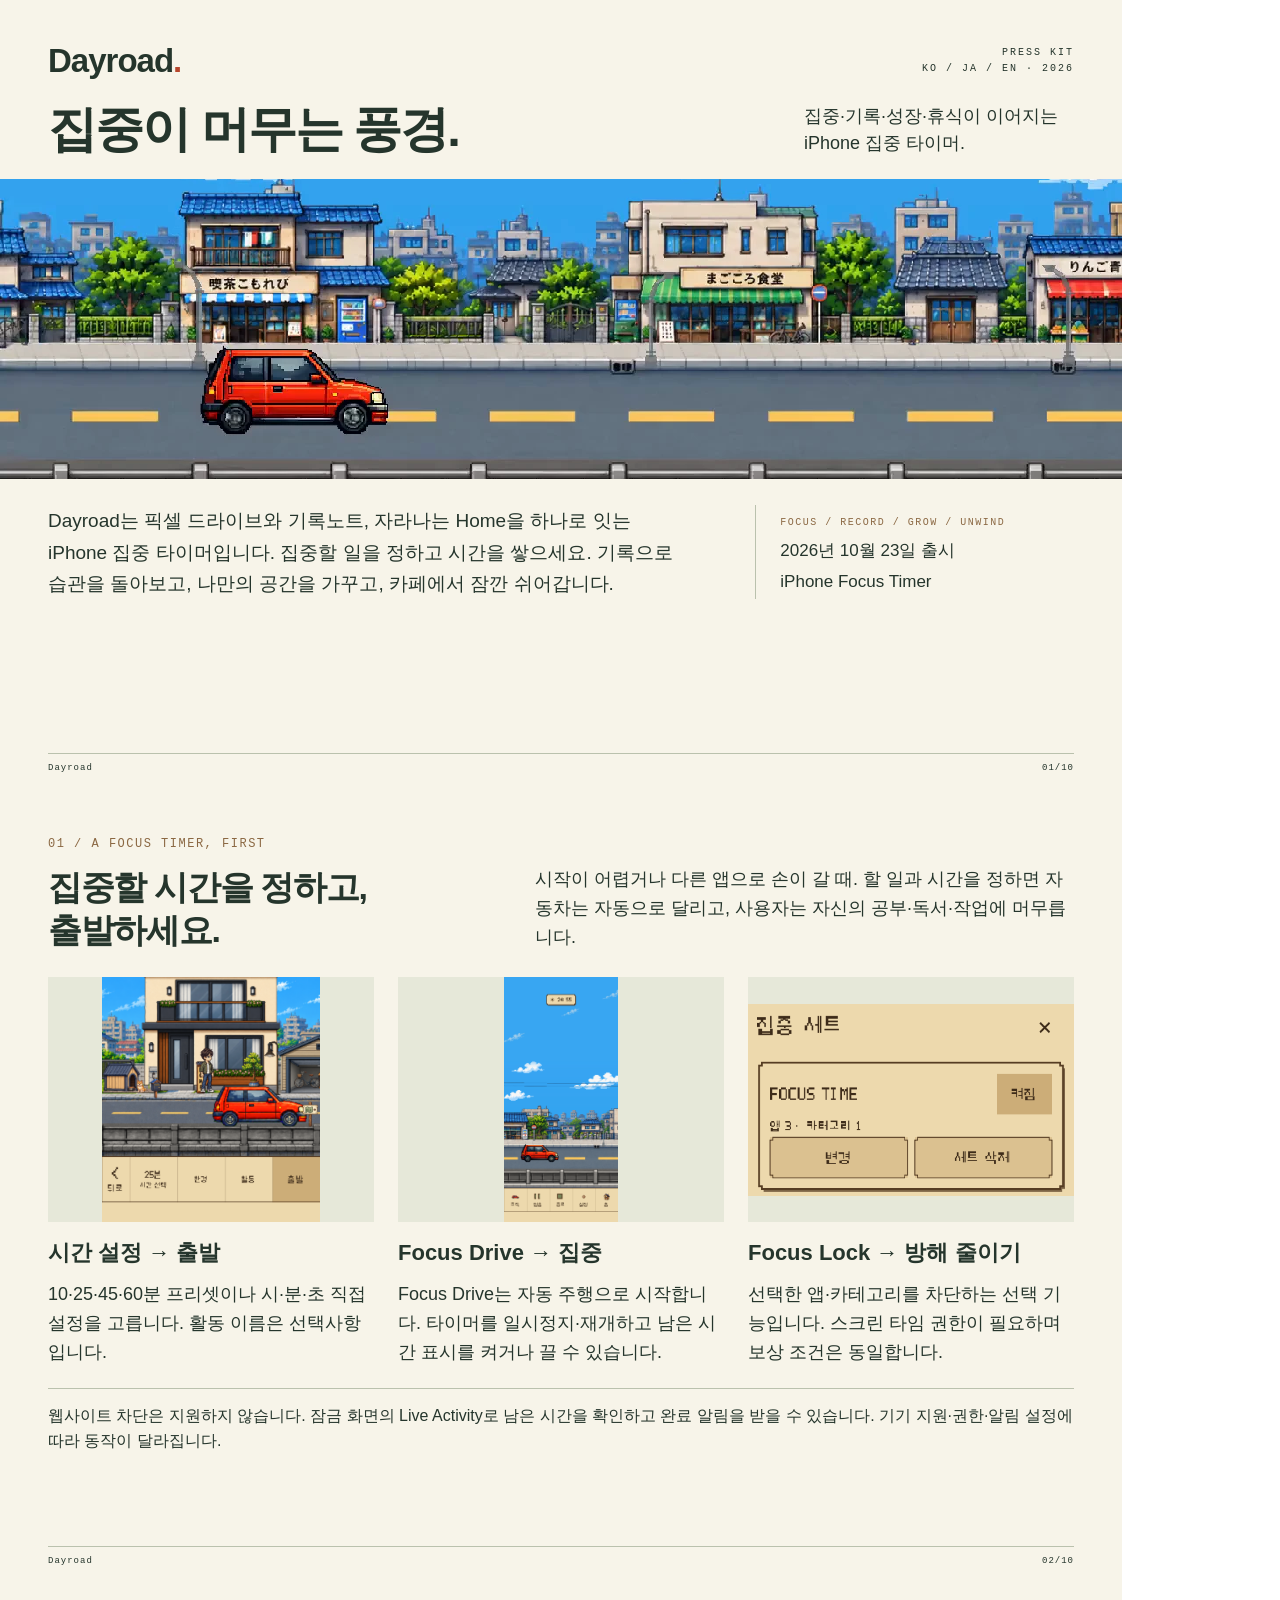
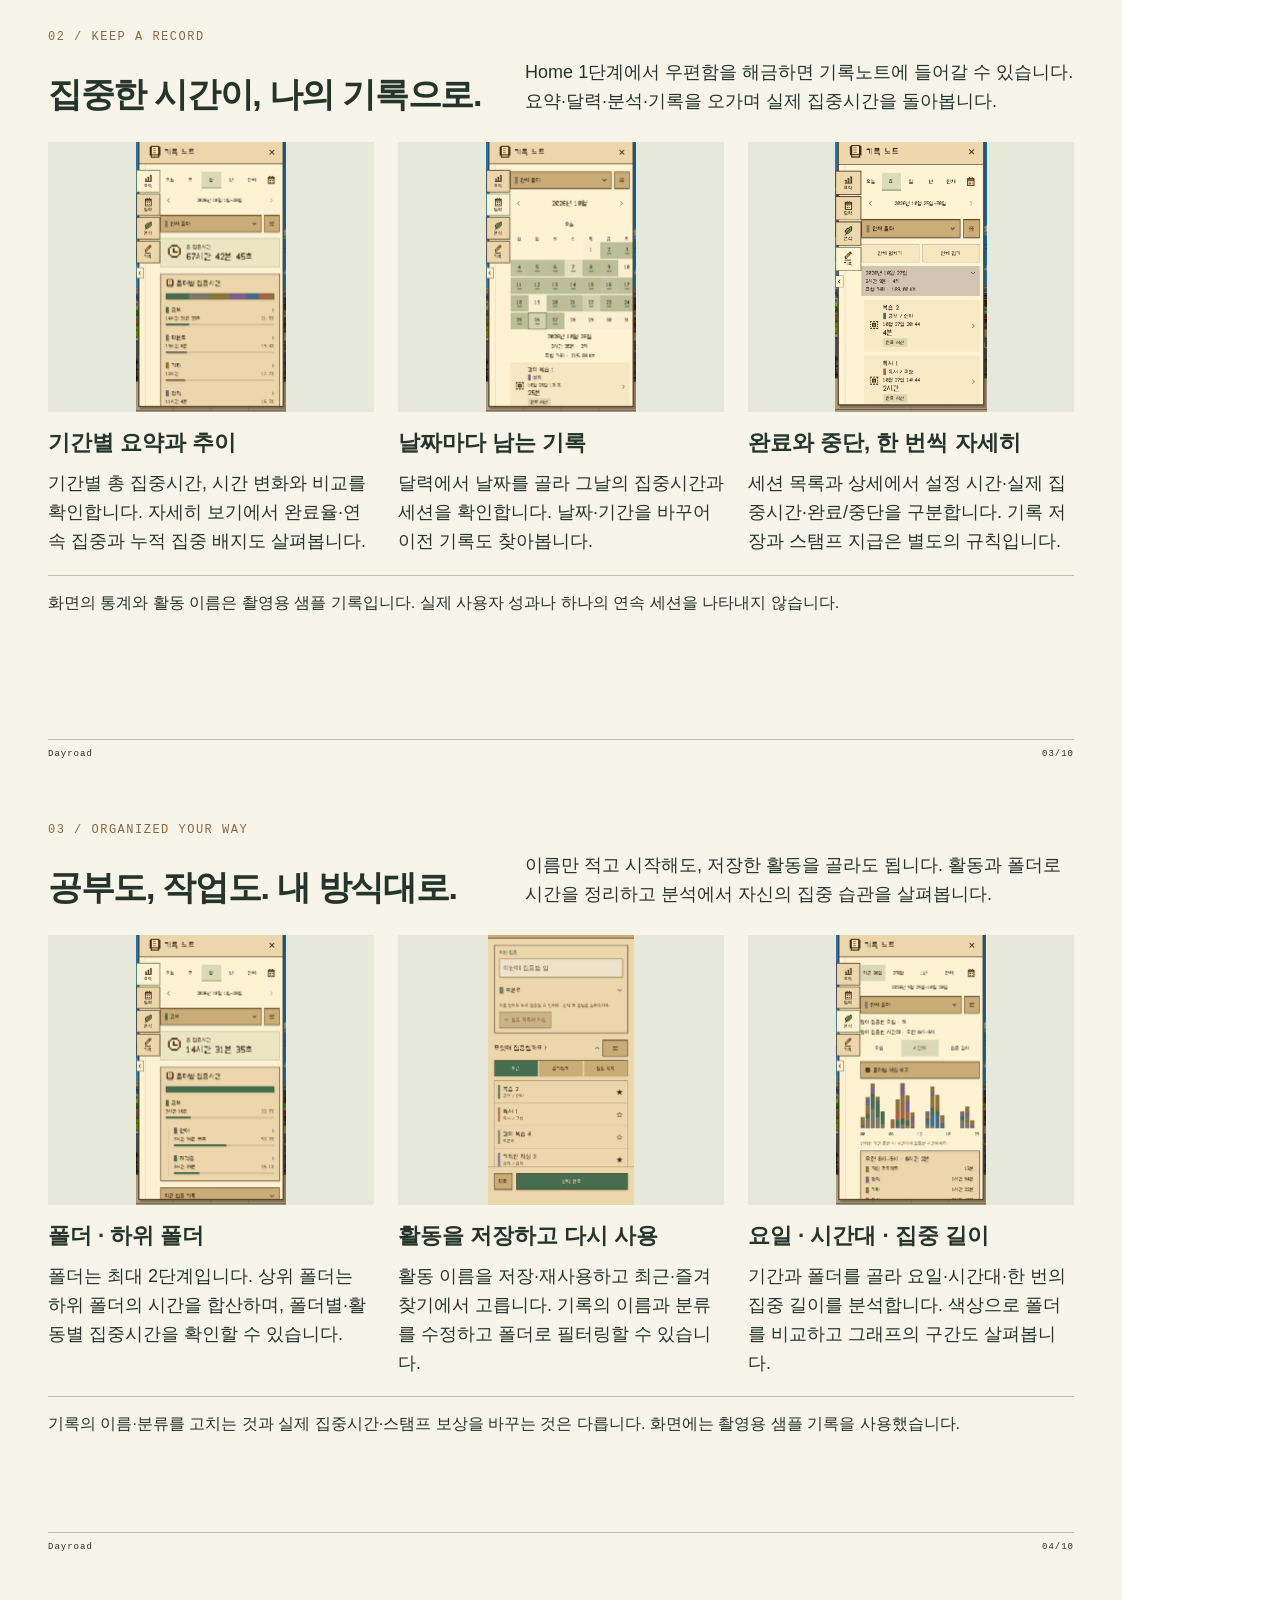
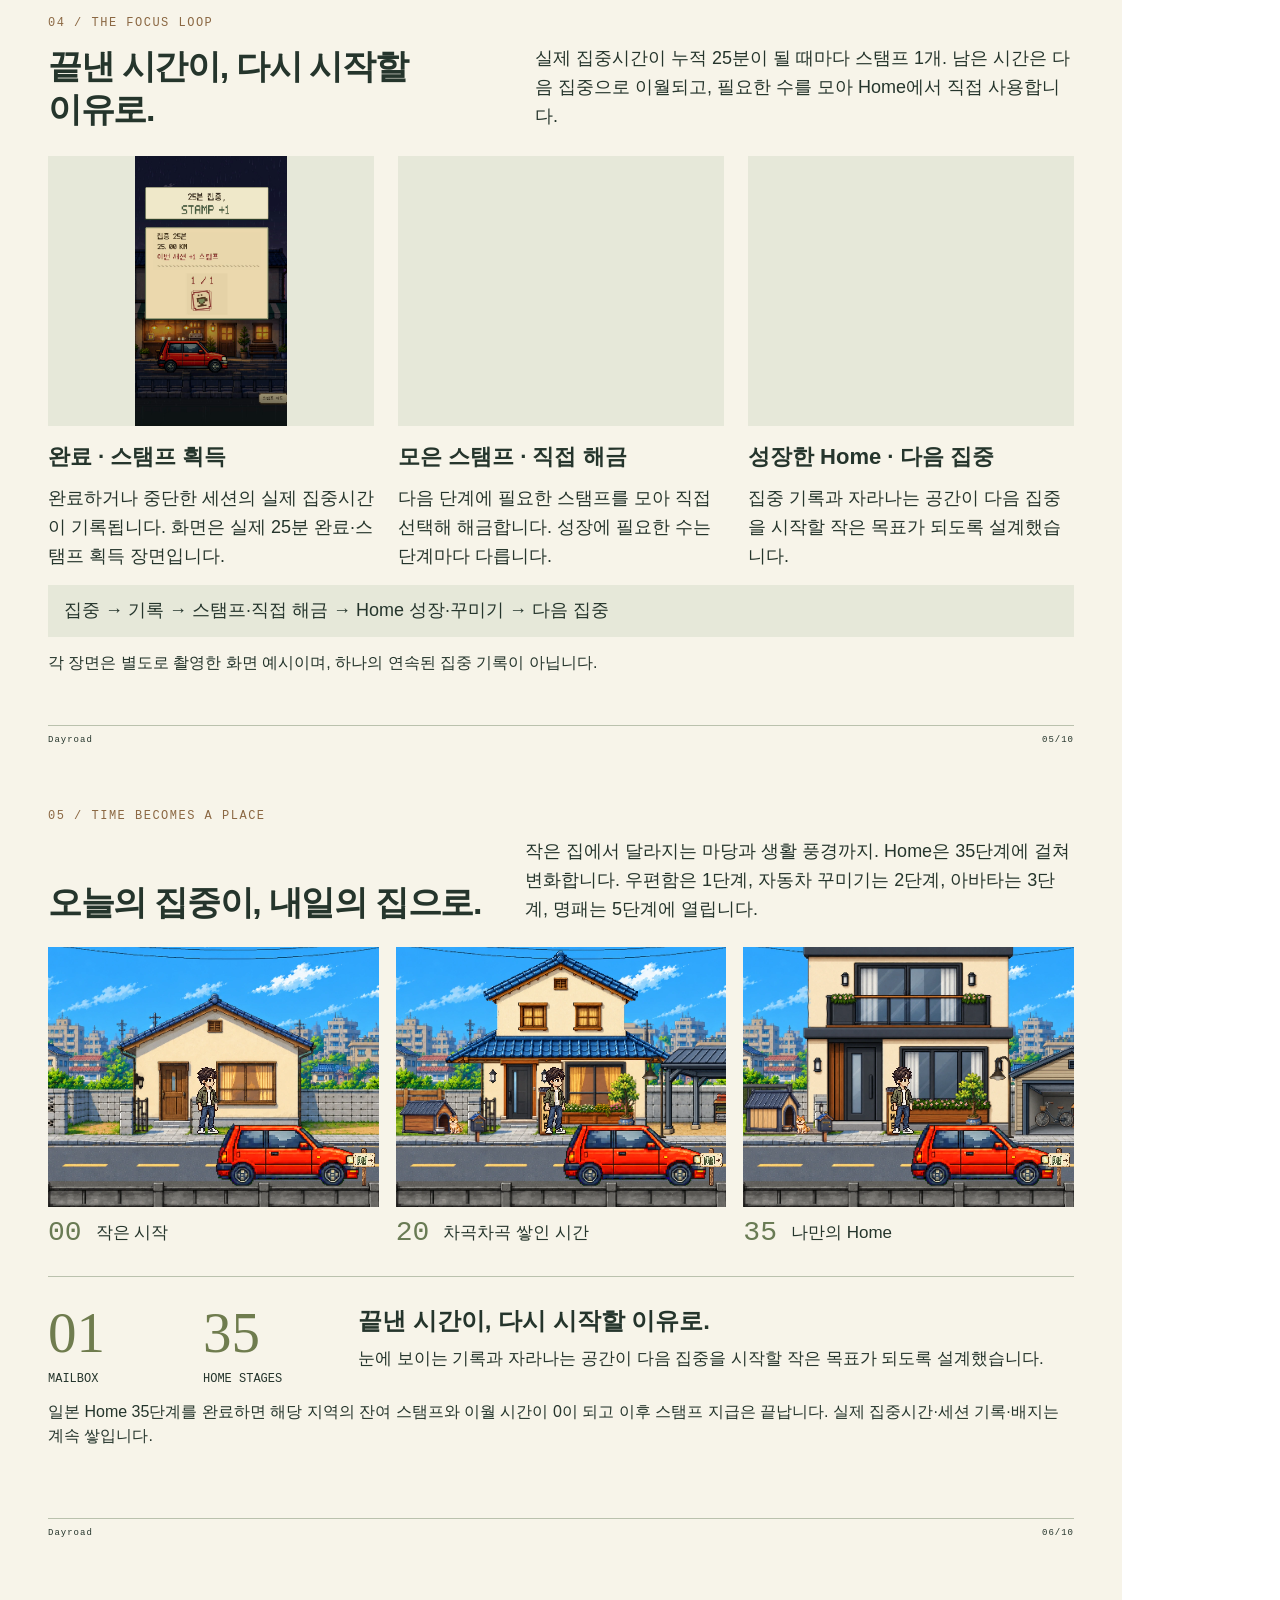
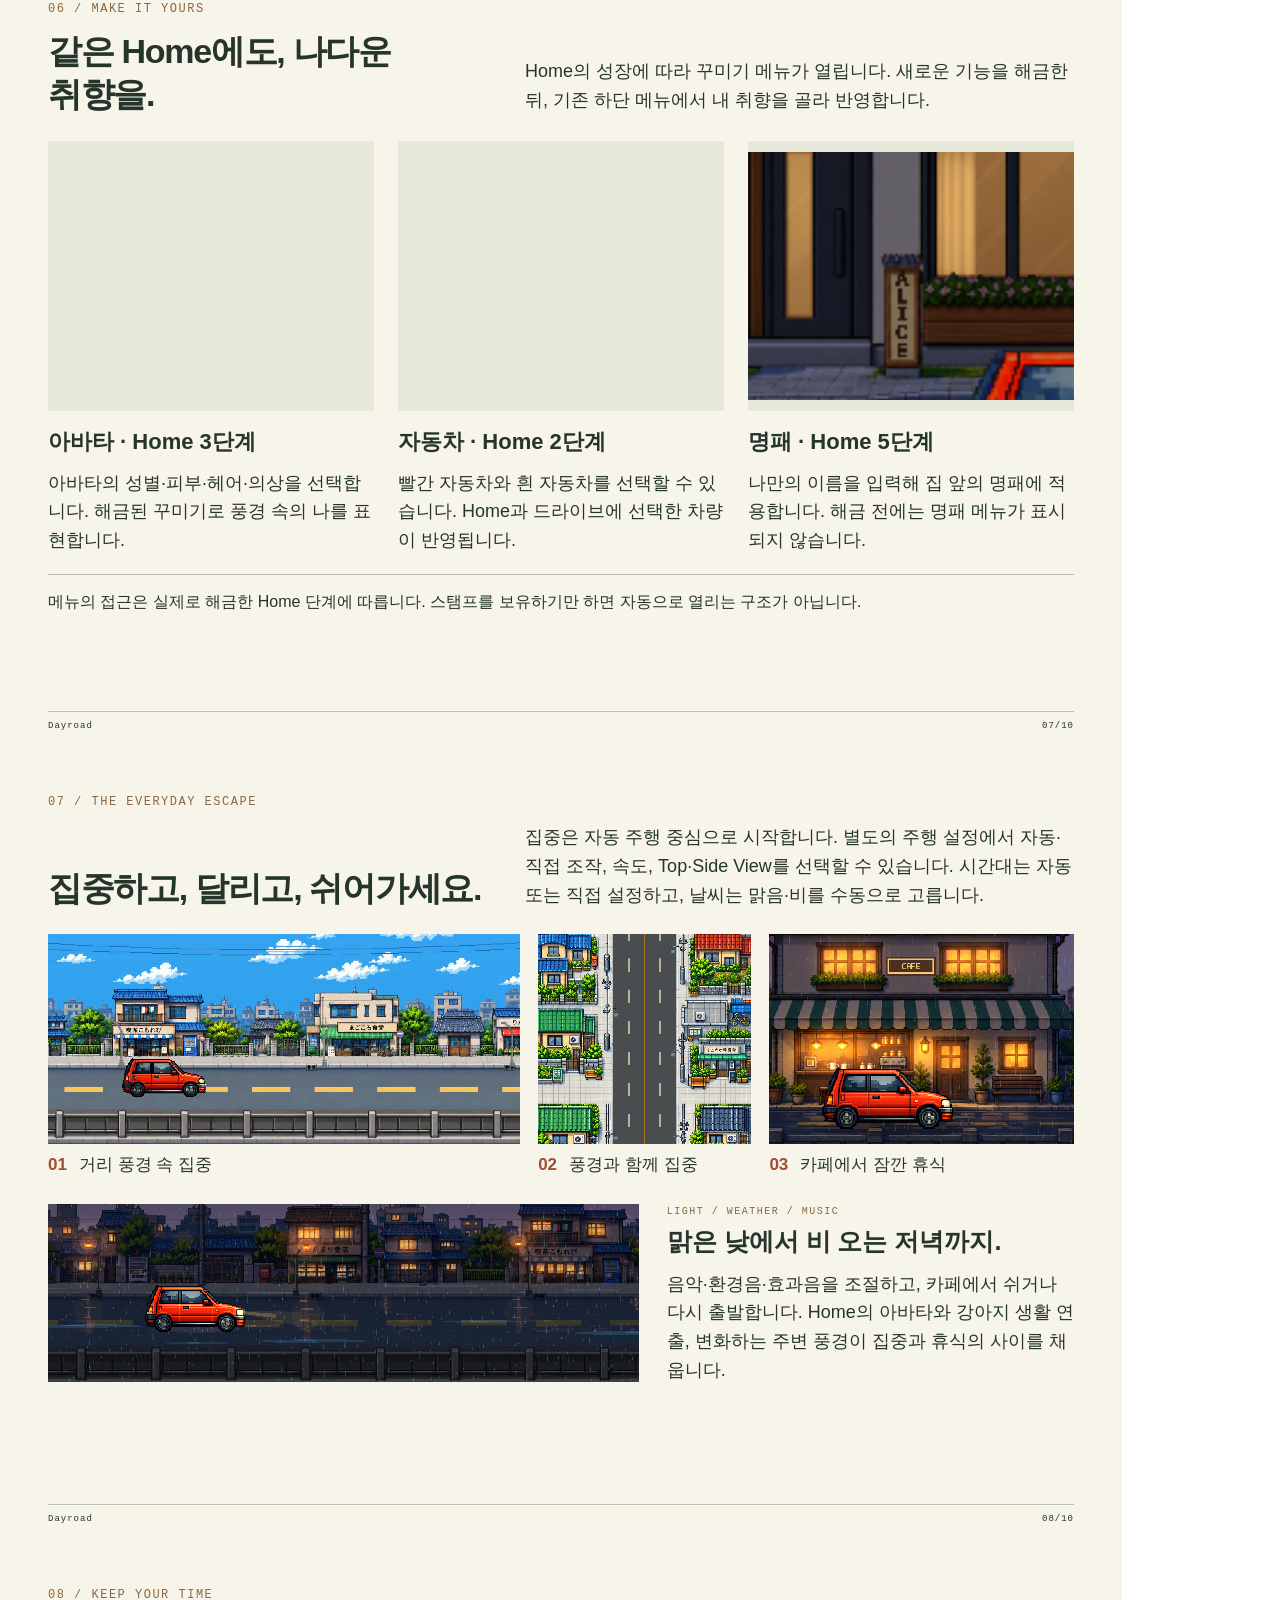
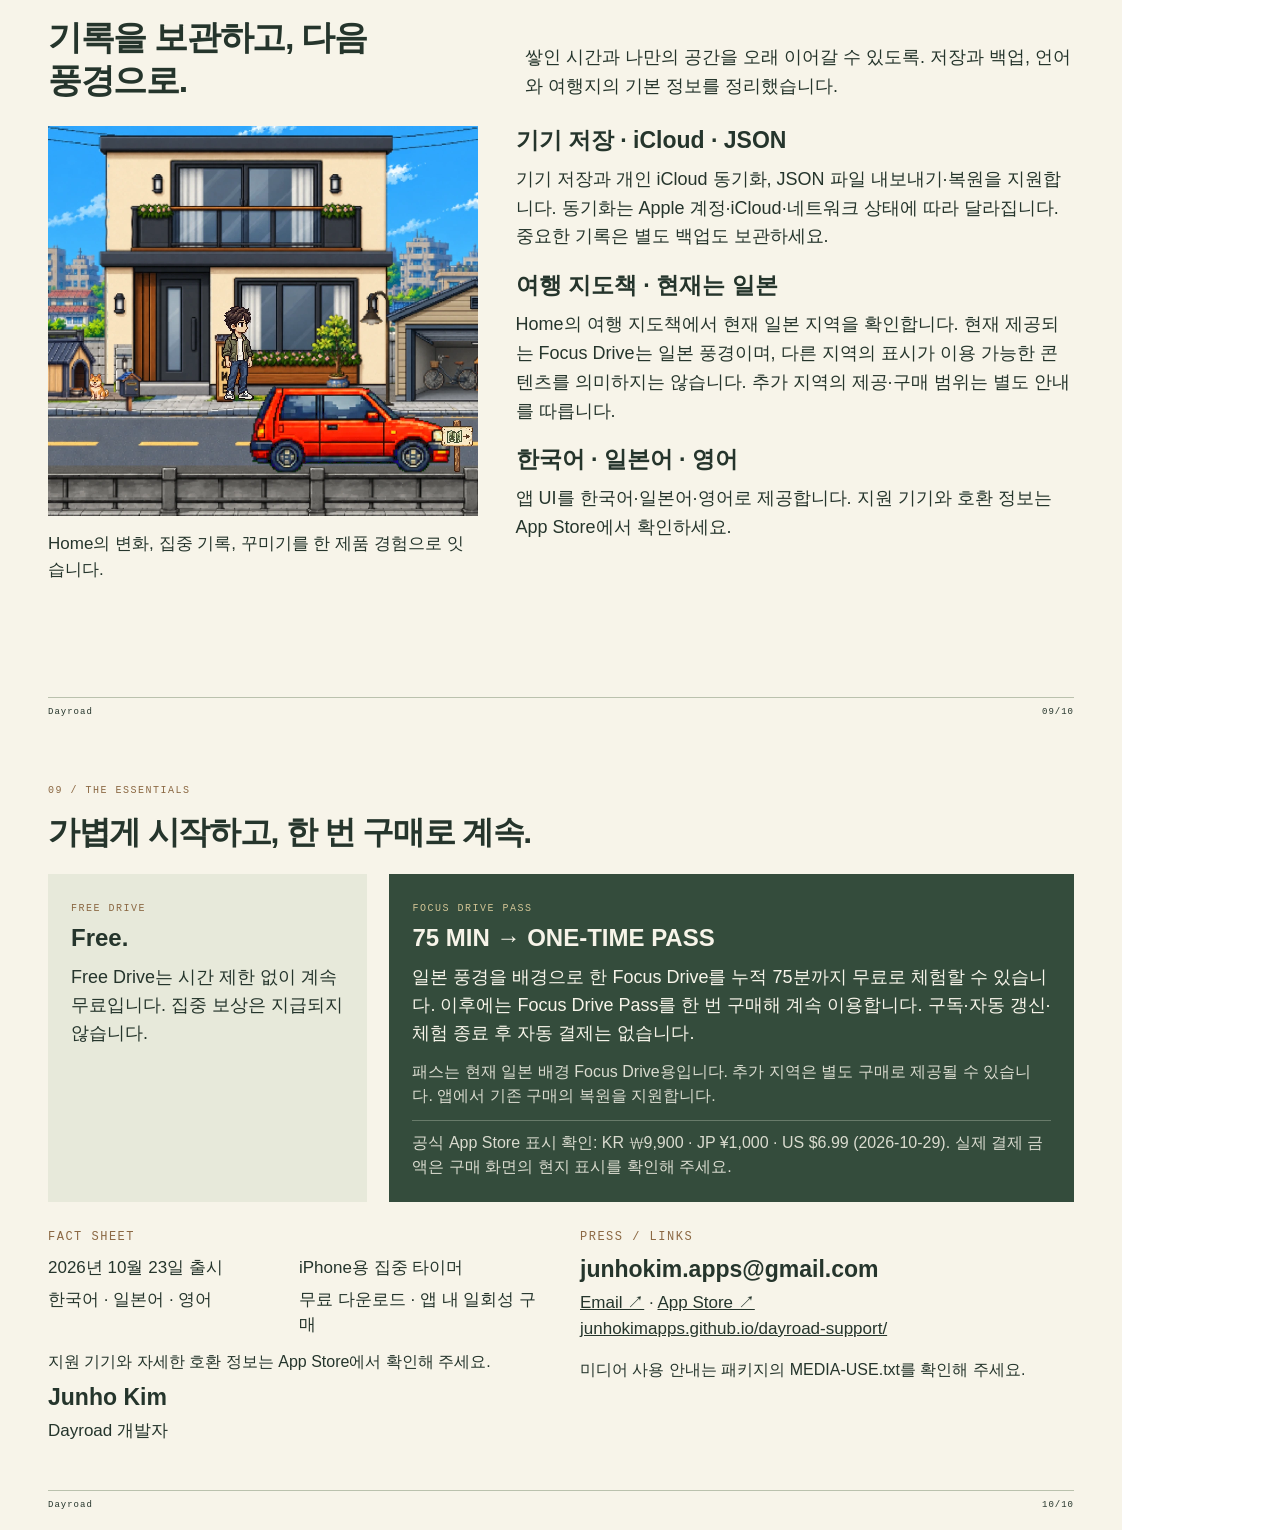
<file: presskit/print-ko.html>
<!doctype html><html lang="ko"><meta charset="utf-8"><link rel="stylesheet" href="pdf.css"><body>
<section class="sheet cover"><div class="cover-top"><div class="brand">Dayroad<span>.</span></div><div class="edition">PRESS KIT<br>KO / JA / EN · 2026</div></div><div class="cover-title"><h1>집중이 머무는 풍경.</h1><p>집중·기록·성장·휴식이 이어지는 iPhone 집중 타이머.</p></div><div class="panorama"><img class="" src="media/common/day.webp" alt="Dayroad 실제 이미지: 맑은 낮 · 거리 풍경" width="1280" height="534" loading="eager" decoding="async"></div><div class="cover-bottom"><p>Dayroad는 픽셀 드라이브와 기록노트, 자라나는 Home을 하나로 잇는 iPhone 집중 타이머입니다. 집중할 일을 정하고 시간을 쌓으세요. 기록으로 습관을 돌아보고, 나만의 공간을 가꾸고, 카페에서 잠깐 쉬어갑니다.</p><div><span class="tag">FOCUS / RECORD / GROW / UNWIND</span><p>2026년 10월 23일 출시<br>iPhone Focus Timer</p></div></div><footer><span>Dayroad</span><span>01/10</span></footer></section><section class="sheet focus-page"><div class="section-head"><span class="eyebrow">01 / A FOCUS TIMER, FIRST</span><h2>집중할 시간을 정하고, 출발하세요.</h2><p>시작이 어렵거나 다른 앱으로 손이 갈 때. 할 일과 시간을 정하면 자동차는 자동으로 달리고, 사용자는 자신의 공부·독서·작업에 머무릅니다.</p></div><div class="functional-cards"><article><img class="" src="media/screenshots/ko/focus-start.webp" alt="Dayroad 실제 이미지: 집중 시간 설정과 출발" width="1080" height="1217" loading="eager" decoding="async"><h3>시간 설정 → 출발</h3><p>10·25·45·60분 프리셋이나 시·분·초 직접 설정을 고릅니다. 활동 이름은 선택사항입니다.</p></article><article><img class="" src="media/screenshots/ko/drive.webp" alt="Dayroad 실제 이미지: Focus Drive와 타이머" width="1080" height="2340" loading="eager" decoding="async"><h3>Focus Drive → 집중</h3><p>Focus Drive는 자동 주행으로 시작합니다. 타이머를 일시정지·재개하고 남은 시간 표시를 켜거나 끌 수 있습니다.</p></article><article><img class="" src="media/screenshots/ko/focus-lock.webp" alt="Dayroad 실제 이미지: Focus Lock 설정" width="1065" height="625" loading="eager" decoding="async"><h3>Focus Lock → 방해 줄이기</h3><p>선택한 앱·카테고리를 차단하는 선택 기능입니다. 스크린 타임 권한이 필요하며 보상 조건은 동일합니다.</p></article></div><p class="support-note">웹사이트 차단은 지원하지 않습니다. 잠금 화면의 Live Activity로 남은 시간을 확인하고 완료 알림을 받을 수 있습니다. 기기 지원·권한·알림 설정에 따라 동작이 달라집니다.</p><footer><span>Dayroad</span><span>02/10</span></footer></section><section class="sheet editorial-page journal-page"><div class="section-head"><span class="eyebrow">02 / KEEP A RECORD</span><h2>집중한 시간이, 나의 기록으로.</h2><p>Home 1단계에서 우편함을 해금하면 기록노트에 들어갈 수 있습니다. 요약·달력·분석·기록을 오가며 실제 집중시간을 돌아봅니다.</p></div><div class="functional-cards editorial-cards"><article><img class="" src="media/screenshots/ko/journal-summary.webp" alt="Dayroad 실제 이미지: 기록노트 · 요약" width="1206" height="2163" loading="eager" decoding="async"><h3>기간별 요약과 추이</h3><p>기간별 총 집중시간, 시간 변화와 비교를 확인합니다. 자세히 보기에서 완료율·연속 집중과 누적 집중 배지도 살펴봅니다.</p></article><article><img class="" src="media/screenshots/ko/journal-calendar.webp" alt="Dayroad 실제 이미지: 기록노트 · 달력" width="1206" height="2163" loading="eager" decoding="async"><h3>날짜마다 남는 기록</h3><p>달력에서 날짜를 골라 그날의 집중시간과 세션을 확인합니다. 날짜·기간을 바꾸어 이전 기록도 찾아봅니다.</p></article><article><img class="" src="media/screenshots/ko/journal-log.webp" alt="Dayroad 실제 이미지: 기록노트 · 세션 목록" width="1080" height="1930" loading="eager" decoding="async"><h3>완료와 중단, 한 번씩 자세히</h3><p>세션 목록과 상세에서 설정 시간·실제 집중시간·완료/중단을 구분합니다. 기록 저장과 스탬프 지급은 별도의 규칙입니다.</p></article></div><p class="support-note">화면의 통계와 활동 이름은 촬영용 샘플 기록입니다. 실제 사용자 성과나 하나의 연속 세션을 나타내지 않습니다.</p><footer><span>Dayroad</span><span>03/10</span></footer></section><section class="sheet editorial-page library-page"><div class="section-head"><span class="eyebrow">03 / ORGANIZED YOUR WAY</span><h2>공부도, 작업도. 내 방식대로.</h2><p>이름만 적고 시작해도, 저장한 활동을 골라도 됩니다. 활동과 폴더로 시간을 정리하고 분석에서 자신의 집중 습관을 살펴봅니다.</p></div><div class="functional-cards editorial-cards"><article><img class="" src="media/screenshots/ko/journal-folders.webp" alt="Dayroad 실제 이미지: 기록노트 · 폴더와 하위 폴더" width="1206" height="2163" loading="eager" decoding="async"><h3>폴더 · 하위 폴더</h3><p>폴더는 최대 2단계입니다. 상위 폴더는 하위 폴더의 시간을 합산하며, 폴더별·활동별 집중시간을 확인할 수 있습니다.</p></article><article><img class="" src="media/screenshots/ko/activity.webp" alt="Dayroad 실제 이미지: 활동 선택 · 최근과 즐겨찾기" width="1206" height="2229" loading="eager" decoding="async"><h3>활동을 저장하고 다시 사용</h3><p>활동 이름을 저장·재사용하고 최근·즐겨찾기에서 고릅니다. 기록의 이름과 분류를 수정하고 폴더로 필터링할 수 있습니다.</p></article><article><img class="" src="media/screenshots/ko/journal-hours.webp" alt="Dayroad 실제 이미지: 기록노트 · 시간대 분석" width="1206" height="2163" loading="eager" decoding="async"><h3>요일 · 시간대 · 집중 길이</h3><p>기간과 폴더를 골라 요일·시간대·한 번의 집중 길이를 분석합니다. 색상으로 폴더를 비교하고 그래프의 구간도 살펴봅니다.</p></article></div><p class="support-note">기록의 이름·분류를 고치는 것과 실제 집중시간·스탬프 보상을 바꾸는 것은 다릅니다. 화면에는 촬영용 샘플 기록을 사용했습니다.</p><footer><span>Dayroad</span><span>04/10</span></footer></section><section class="sheet cycle-page"><div class="section-head"><span class="eyebrow">04 / THE FOCUS LOOP</span><h2>끝낸 시간이, 다시 시작할 이유로.</h2><p>실제 집중시간이 누적 25분이 될 때마다 스탬프 1개. 남은 시간은 다음 집중으로 이월되고, 필요한 수를 모아 Home에서 직접 사용합니다.</p></div><div class="functional-cards cycle-cards"><article><img class="" src="media/screenshots/ko/stamp-complete.webp" alt="Dayroad 실제 이미지: 집중 완료 · 스탬프" width="1080" height="1920" loading="eager" decoding="async"><h3>완료 · 스탬프 획득</h3><p>완료하거나 중단한 세션의 실제 집중시간이 기록됩니다. 화면은 실제 25분 완료·스탬프 획득 장면입니다.</p></article><article><img class="" src="media/screenshots/ko/manual-unlock.webp" alt="Dayroad 실제 이미지: Home · 직접 해금" width="1320" height="1434" loading="eager" decoding="async"><h3>모은 스탬프 · 직접 해금</h3><p>다음 단계에 필요한 스탬프를 모아 직접 선택해 해금합니다. 성장에 필요한 수는 단계마다 다릅니다.</p></article><article><img class="" src="media/screenshots/ko/unlock-complete.webp" alt="Dayroad 실제 이미지: Home · 해금 완료" width="1320" height="1434" loading="eager" decoding="async"><h3>성장한 Home · 다음 집중</h3><p>집중 기록과 자라나는 공간이 다음 집중을 시작할 작은 목표가 되도록 설계했습니다.</p></article></div><p class="loop-line">집중 → 기록 → 스탬프·직접 해금 → Home 성장·꾸미기 → 다음 집중</p><p class="reward-note">각 장면은 별도로 촬영한 화면 예시이며, 하나의 연속된 집중 기록이 아닙니다.</p><footer><span>Dayroad</span><span>05/10</span></footer></section><section class="sheet growth"><div class="section-head"><span class="eyebrow">05 / TIME BECOMES A PLACE</span><h2>오늘의 집중이, 내일의 집으로.</h2><p>작은 집에서 달라지는 마당과 생활 풍경까지. Home은 35단계에 걸쳐 변화합니다. 우편함은 1단계, 자동차 꾸미기는 2단계, 아바타는 3단계, 명패는 5단계에 열립니다.</p></div><div class="stages"><figure><img class="" src="media/common/home-00.webp" alt="Dayroad 실제 이미지: Home · 0단계" width="1320" height="1112" loading="eager" decoding="async"><figcaption><b>00</b> 작은 시작</figcaption></figure><figure><img class="" src="media/common/home-20.webp" alt="Dayroad 실제 이미지: Home · 20단계" width="1320" height="1112" loading="eager" decoding="async"><figcaption><b>20</b> 차곡차곡 쌓인 시간</figcaption></figure><figure><img class="" src="media/common/home-35.webp" alt="Dayroad 실제 이미지: Home · 35단계" width="1320" height="1112" loading="eager" decoding="async"><figcaption><b>35</b> 나만의 Home</figcaption></figure></div><div class="growth-bottom"><div class="number"><strong>01</strong><span>MAILBOX</span></div><div class="number"><strong>35</strong><span>HOME STAGES</span></div><div class="lock"><h3>끝낸 시간이, 다시 시작할 이유로.</h3><p>눈에 보이는 기록과 자라나는 공간이 다음 집중을 시작할 작은 목표가 되도록 설계했습니다.</p></div></div><p class="reward-note">일본 Home 35단계를 완료하면 해당 지역의 잔여 스탬프와 이월 시간이 0이 되고 이후 스탬프 지급은 끝납니다. 실제 집중시간·세션 기록·배지는 계속 쌓입니다.</p><footer><span>Dayroad</span><span>06/10</span></footer></section><section class="sheet editorial-page custom-page"><div class="section-head"><span class="eyebrow">06 / MAKE IT YOURS</span><h2>같은 Home에도, 나다운 취향을.</h2><p>Home의 성장에 따라 꾸미기 메뉴가 열립니다. 새로운 기능을 해금한 뒤, 기존 하단 메뉴에서 내 취향을 골라 반영합니다.</p></div><div class="functional-cards editorial-cards"><article><img class="" src="media/screenshots/ko/avatar.webp" alt="Dayroad 실제 이미지: 아바타 꾸미기" width="1206" height="920" loading="eager" decoding="async"><h3>아바타 · Home 3단계</h3><p>아바타의 성별·피부·헤어·의상을 선택합니다. 해금된 꾸미기로 풍경 속의 나를 표현합니다.</p></article><article><img class="" src="media/screenshots/ko/vehicle.webp" alt="Dayroad 실제 이미지: 자동차 꾸미기" width="1206" height="920" loading="eager" decoding="async"><h3>자동차 · Home 2단계</h3><p>빨간 자동차와 흰 자동차를 선택할 수 있습니다. Home과 드라이브에 선택한 차량이 반영됩니다.</p></article><article><img class="" src="media/screenshots/ko/nameplate.webp" alt="Dayroad 실제 이미지: 명패 꾸미기" width="420" height="320" loading="eager" decoding="async"><h3>명패 · Home 5단계</h3><p>나만의 이름을 입력해 집 앞의 명패에 적용합니다. 해금 전에는 명패 메뉴가 표시되지 않습니다.</p></article></div><p class="support-note">메뉴의 접근은 실제로 해금한 Home 단계에 따릅니다. 스탬프를 보유하기만 하면 자동으로 열리는 구조가 아닙니다.</p><footer><span>Dayroad</span><span>07/10</span></footer></section><section class="sheet experience"><div class="section-head"><span class="eyebrow">07 / THE EVERYDAY ESCAPE</span><h2>집중하고, 달리고, 쉬어가세요.</h2><p>집중은 자동 주행 중심으로 시작합니다. 별도의 주행 설정에서 자동·직접 조작, 속도, Top·Side View를 선택할 수 있습니다. 시간대는 자동 또는 직접 설정하고, 날씨는 맑음·비를 수동으로 고릅니다.</p></div><div class="experience-grid"><div class="road"><img class="" src="media/common/day.webp" alt="Dayroad 실제 이미지: 맑은 낮 · 거리 풍경" width="1280" height="534" loading="eager" decoding="async"><div class="step"><b>01</b><span>거리 풍경 속 집중</span></div></div><div class="top"><img class="" src="media/common/top.webp" alt="Dayroad 실제 이미지: 위에서 본 주행" width="959" height="1500" loading="eager" decoding="async"><div class="step"><b>02</b><span>풍경과 함께 집중</span></div></div><div class="cafe"><img class="" src="media/common/cafe.webp" alt="Dayroad 실제 이미지: 카페 · 휴식 풍경" width="1000" height="878" loading="eager" decoding="async"><div class="step"><b>03</b><span>카페에서 잠깐 휴식</span></div></div></div><div class="mood"><div><img class="" src="media/common/rain.webp" alt="Dayroad 실제 이미지: 비 오는 저녁" width="2610" height="1109" loading="eager" decoding="async"></div><article><span class="eyebrow">LIGHT / WEATHER / MUSIC</span><h3>맑은 낮에서 비 오는 저녁까지.</h3><p>음악·환경음·효과음을 조절하고, 카페에서 쉬거나 다시 출발합니다. Home의 아바타와 강아지 생활 연출, 변화하는 주변 풍경이 집중과 휴식의 사이를 채웁니다.</p></article></div><footer><span>Dayroad</span><span>08/10</span></footer></section><section class="sheet data-page"><div class="section-head"><span class="eyebrow">08 / KEEP YOUR TIME</span><h2>기록을 보관하고, 다음 풍경으로.</h2><p>쌓인 시간과 나만의 공간을 오래 이어갈 수 있도록. 저장과 백업, 언어와 여행지의 기본 정보를 정리했습니다.</p></div><div class="data-grid"><figure><img class="" src="media/common/home-35.webp" alt="Dayroad 실제 이미지: Home · 35단계" width="1320" height="1112" loading="eager" decoding="async"><figcaption>Home의 변화, 집중 기록, 꾸미기를 한 제품 경험으로 잇습니다.</figcaption></figure><div><article><h3>기기 저장 · iCloud · JSON</h3><p>기기 저장과 개인 iCloud 동기화, JSON 파일 내보내기·복원을 지원합니다. 동기화는 Apple 계정·iCloud·네트워크 상태에 따라 달라집니다. 중요한 기록은 별도 백업도 보관하세요.</p></article><article><h3>여행 지도책 · 현재는 일본</h3><p>Home의 여행 지도책에서 현재 일본 지역을 확인합니다. 현재 제공되는 Focus Drive는 일본 풍경이며, 다른 지역의 표시가 이용 가능한 콘텐츠를 의미하지는 않습니다. 추가 지역의 제공·구매 범위는 별도 안내를 따릅니다.</p></article><article><h3>한국어 · 일본어 · 영어</h3><p>앱 UI를 한국어·일본어·영어로 제공합니다. 지원 기기와 호환 정보는 App Store에서 확인하세요.</p></article></div></div><footer><span>Dayroad</span><span>09/10</span></footer></section><section class="sheet details"><div class="details-head"><div><span class="eyebrow">09 / THE ESSENTIALS</span><h2>가볍게 시작하고, 한 번 구매로 계속.</h2></div><img class="" src="media/brand/dayroad-icon-1024.png" alt="Dayroad 실제 이미지: 앱 아이콘" width="1024" height="1024" loading="eager" decoding="async"></div><div class="policies"><article><span class="eyebrow">FREE DRIVE</span><h3>Free.</h3><p>Free Drive는 시간 제한 없이 계속 무료입니다. 집중 보상은 지급되지 않습니다.</p></article><article><span class="eyebrow">FOCUS DRIVE PASS</span><h3>75 MIN → ONE-TIME PASS</h3><p>일본 풍경을 배경으로 한 Focus Drive를 누적 75분까지 무료로 체험할 수 있습니다. 이후에는 Focus Drive Pass를 한 번 구매해 계속 이용합니다. 구독·자동 갱신·체험 종료 후 자동 결제는 없습니다.</p><p class="small">패스는 현재 일본 배경 Focus Drive용입니다. 추가 지역은 별도 구매로 제공될 수 있습니다. 앱에서 기존 구매의 복원을 지원합니다.</p><p class="small prices">공식 App Store 표시 확인: KR ₩9,900 · JP ¥1,000 · US $6.99 (2026-10-29). 실제 결제 금액은 구매 화면의 현지 표시를 확인해 주세요.</p></article></div><div class="facts"><div><span class="eyebrow">FACT SHEET</span><ul><li>2026년 10월 23일 출시</li><li>iPhone용 집중 타이머</li><li>한국어 · 일본어 · 영어</li><li>무료 다운로드 · 앱 내 일회성 구매</li></ul><p class="device-note">지원 기기와 자세한 호환 정보는 App Store에서 확인해 주세요.</p><h3>Junho Kim</h3><p>Dayroad 개발자</p></div><div><span class="eyebrow">PRESS / LINKS</span><h3>junhokim.apps@gmail.com</h3><p><a href="mailto:junhokim.apps@gmail.com">Email ↗</a> · <a href="https://apps.apple.com/app/id6821862731">App Store ↗</a></p><a href="https://junhokimapps.github.io/dayroad-support/">junhokimapps.github.io/dayroad-support/</a><p class="small usage">미디어 사용 안내는 패키지의 MEDIA-USE.txt를 확인해 주세요.</p></div></div><footer><span>Dayroad</span><span>10/10</span></footer></section></body></html>
</file>
<file: landing.css>
:root{--paper:#f7f4e9;--ink:#25352c;--muted:#5d675d;--olive:#3c5040;--line:#d4d8c8;--cream:#e9e5cf;--orange:#b7462c}*{box-sizing:border-box}html{scroll-behavior:smooth;scroll-padding-top:100px}body{margin:0;background:var(--paper);color:var(--ink);font-family:-apple-system,BlinkMacSystemFont,'Segoe UI','Hiragino Kaku Gothic ProN','Yu Gothic','Malgun Gothic',sans-serif;font-size:16px;line-height:1.75;word-break:keep-all}a{color:inherit;text-decoration:none}button{font:inherit}img,video{display:block;max-width:100%}button,a,summary{-webkit-tap-highlight-color:transparent}a:focus-visible,button:focus-visible,summary:focus-visible,video:focus-visible{outline:3px solid #c25331;outline-offset:5px}a:hover{text-decoration:underline;text-underline-offset:5px}.wrap{width:min(1280px,calc(100% - 112px));margin-inline:auto}.header{height:104px;width:min(1440px,calc(100% - 80px));margin:auto;display:flex;align-items:center;justify-content:space-between;gap:24px;border-bottom:1px solid var(--line)}.brand{display:flex;align-items:center;gap:10px;font-size:28px;font-weight:750;letter-spacing:-1.3px}.brand img{border-radius:10px}.brand-dot{color:var(--orange)}.main-nav,.languages{display:flex;gap:28px;font-size:14px}.languages{gap:18px;font-size:13px}.languages [aria-current]{font-weight:750;border-bottom:2px solid var(--olive)}.skip{position:absolute;top:-80px;left:20px;background:var(--ink);color:white;padding:12px 20px;z-index:20}.skip:focus{top:12px}.hero{padding-top:70px;display:grid;grid-template-columns:1fr auto;gap:30px}.eyebrow{font:600 11px/1.5 ui-monospace,SFMono-Regular,Consolas,monospace;letter-spacing:2px;margin:0 0 24px;text-transform:uppercase}h1,h2,h3,p{margin-top:0}h1{font-size:clamp(38px,4.9vw,68px);line-height:1.22;letter-spacing:-3.3px;font-weight:700;margin-bottom:26px}h2{font-size:clamp(29px,3.2vw,44px);letter-spacing:-1.7px;line-height:1.38;font-weight:650;margin-bottom:24px}h3{font-size:23px;line-height:1.4;letter-spacing:-.6px;font-weight:650}.intro{font-size:18px;line-height:1.85;color:var(--muted);margin-bottom:30px}.hero-actions{display:flex;align-items:center;gap:24px;flex-wrap:wrap}.button{display:inline-flex;align-items:center;gap:26px;padding:14px 23px;background:var(--olive);color:#fffdf2;font-size:14px;font-weight:600}.button:hover{background:#263c2d;text-decoration:none}.device-note{font-size:12px;color:var(--muted)}.hero-note{align-self:start;text-align:right;padding-top:8px}.status{display:inline-flex;align-items:center;gap:9px;font-size:12px;border:1px solid var(--line);padding:7px 14px;border-radius:30px}.status i{width:6px;height:6px;background:var(--olive);border-radius:100%}.hero-note p{font:10px ui-monospace,monospace;letter-spacing:1px;margin-top:20px;color:var(--muted)}.road-frame{grid-column:1/-1;position:relative;margin-top:18px;background:#b8d4d2;border:1px solid #617369}.road-frame video{width:100%;height:auto;aspect-ratio:1280/636;image-rendering:pixelated}.road-frame button{position:absolute;right:18px;bottom:18px;border:1px solid #f7f4e980;background:#233a30dd;color:#fff;width:44px;height:44px;cursor:pointer;font-size:16px}.image-caption{grid-column:1/-1;display:flex;justify-content:space-between;font-size:11px;color:var(--muted);margin-top:-19px}.intro-section{display:grid;grid-template-columns:1.1fr 1fr;gap:90px;padding-block:110px}.body-lg{font-size:18px;line-height:1.95;color:var(--muted)}.specs{display:flex;gap:15px;flex-wrap:wrap;border-top:1px solid var(--line);padding-top:22px;font-size:12px}.specs span+span:before{content:'·';margin-right:15px}.section-head{display:flex;justify-content:space-between;align-items:baseline;gap:30px}.section-head h2{font-size:31px}.section-head p{color:var(--muted);font-size:14px}.steps{display:grid;grid-template-columns:repeat(3,1fr);gap:36px;padding:28px 0 50px;border-top:1px solid var(--line)}.step .eyebrow{color:#886f4c}.step p{color:var(--muted);font-size:15px}.scene-pair{display:grid;grid-template-columns:1fr 1.5fr;gap:32px;align-items:end;margin-bottom:100px}.scene-pair figure{margin:0}.scene-pair img{width:100%;image-rendering:pixelated;border:1px solid #777d6b}.top-scene img{height:430px;object-fit:cover;object-position:center 70%}.cafe-scene img{height:360px;object-fit:cover;object-position:center 70%}.scene-pair figcaption{font:10px ui-monospace,monospace;letter-spacing:1.2px;margin-top:14px;color:var(--muted)}.growth{background:#e8eadb;padding:90px 0 65px;border-block:1px solid #d8ddcb}.split-heading{display:flex;justify-content:space-between;gap:60px;align-items:center}.split-heading>p{max-width:370px;color:var(--muted);font-size:17px}.homes{display:grid;grid-template-columns:repeat(3,1fr);gap:24px;margin-top:28px}.homes figure{margin:0}.homes img{width:100%;height:auto;aspect-ratio:1.187;image-rendering:pixelated;border:1px solid #99a78f}.homes figcaption{display:flex;align-items:center;gap:16px;font-size:12px;margin-top:16px}.homes figcaption span{font:26px ui-monospace,monospace;color:#65745b}.small{font-size:12px;color:var(--muted);margin:26px 0 0}.features{padding-block:105px;display:grid;grid-template-columns:1fr 1.2fr;gap:80px}.feature-list article{display:flex;gap:26px;padding:24px 0;border-top:1px solid var(--line)}.feature-list h3{font-size:21px;margin-bottom:9px}.feature-list p{font-size:15px;color:var(--muted);margin:0}.feature-no{font:12px ui-monospace,monospace;color:#927752;padding-top:8px}.access{padding:55px 0 100px;border-top:1px solid var(--line)}.pricing{display:grid;grid-template-columns:1fr 1.5fr;gap:24px;margin-top:40px}.pricing article{padding:38px;border:1px solid var(--line);position:relative;overflow:hidden}.pricing h3{font-size:30px}.pricing p{max-width:550px;color:var(--muted)}.pricing .eyebrow{color:var(--ink)}.price-mark{display:block;font-size:90px;line-height:1.1;margin-top:30px;color:#89957c;font-family:serif}.pricing .pass{background:var(--olive);color:var(--paper);border:0}.pass p,.pass .eyebrow{color:#f0efdf}.pass ul{list-style:none;padding:20px 0 0;border-top:1px solid #75816e;font-size:14px;line-height:2.3}.pass li:before{content:'✓';margin-right:14px;color:#d4c790}.expansion{font-size:13px;color:var(--muted);margin:20px 0 0;max-width:850px}.preview-section{background:#202c2b;color:var(--paper);padding:75px 0}.preview-grid{display:grid;grid-template-columns:1fr 320px;gap:90px;align-items:center;max-width:1040px}.preview-grid p{max-width:410px;color:#c4cec3}.preview-grid .small{color:#bcc8b8}.preview-grid video{width:320px;height:auto;box-shadow:0 20px 70px #0006;background:#efe5cc}.faq{padding-block:100px;max-width:1000px}.faq details{border-bottom:1px solid var(--line)}.faq summary{cursor:pointer;padding:22px 0;display:flex;align-items:center;justify-content:space-between;gap:24px;font-weight:600;list-style:none}.faq summary::-webkit-details-marker{display:none}.faq summary span{font-size:22px;color:#7b895e}.faq details[open] summary span{transform:rotate(45deg)}.faq details>p{max-width:800px;color:var(--muted);font-size:15px;padding-bottom:12px}.download{text-align:center;padding:80px 24px 90px;background:#eeeadb;border-block:1px solid #dedac8}.download>img{margin:0 auto 25px;border-radius:18px}.download .eyebrow{margin-bottom:15px;color:#836d45}.download h2{font-size:38px}.download>p{color:var(--muted);font-size:15px}.download>.button{margin-top:18px}.footer{padding-block:50px;display:flex;justify-content:space-between;gap:40px}.footer p{font-size:12px;color:var(--muted);margin:12px 0}.footer small{font-size:11px;color:var(--muted)}.footer nav{display:flex;gap:30px;align-items:start;font-size:13px;padding-top:12px}html[lang=ja] h1{font-size:clamp(36px,4.7vw,64px);letter-spacing:-2px}html[lang=en] h1{letter-spacing:-2.7px}html[lang=en] h2{letter-spacing:-1.4px}
@media(min-width:1500px){.hero{padding-top:85px}}@media(max-width:1000px){.wrap{width:calc(100% - 64px)}.header{width:calc(100% - 48px)}.main-nav{display:none}.hero-note{display:none}.hero{grid-template-columns:1fr}.intro-section,.features{gap:40px}.scene-pair{gap:20px}.section-head{display:block}.split-heading{gap:30px}.homes{gap:14px}.preview-grid{gap:40px}.footer nav{flex-direction:column;gap:12px}}
@media(max-width:640px){body{word-break:normal;overflow-wrap:break-word}.wrap{width:calc(100% - 40px)}.header{height:80px;width:calc(100% - 32px);gap:12px}.brand{font-size:23px;gap:7px}.brand img{width:31px;height:31px}.languages{font-size:11px;gap:11px}.hero{padding-top:42px;gap:25px}h1,html[lang=ja] h1{font-size:37px;letter-spacing:-1.9px;line-height:1.3}html[lang=en] h1{font-size:40px;letter-spacing:-1.8px}.eyebrow{font-size:9px;letter-spacing:1.3px;margin-bottom:20px}.intro{font-size:16px;line-height:1.85}.hero-actions{gap:14px}.button{font-size:12px;padding:13px 17px;gap:18px}.device-note{font-size:11px}.road-frame{margin-top:5px;grid-column:auto}.road-frame video{aspect-ratio:1280/636}.road-frame button{right:8px;bottom:8px;width:36px;height:36px}.image-caption{font-size:9px;margin-top:-13px;gap:12px}.image-caption span:last-child{display:none}.intro-section{display:block;padding-block:60px}.intro-section h2{margin-bottom:24px}h2{font-size:29px;letter-spacing:-1.1px}.body-lg{font-size:16px}.specs{gap:10px;font-size:10px}.specs span+span:before{margin-right:10px}.section-head h2{font-size:27px}.section-head p{font-size:14px}.steps{grid-template-columns:1fr;gap:20px;padding-bottom:24px}.step h3{font-size:21px;margin-bottom:10px}.step .eyebrow{margin-bottom:12px}.step p{margin-bottom:0}.scene-pair{grid-template-columns:1fr 1.25fr;gap:12px;margin-bottom:60px}.top-scene img{height:245px}.cafe-scene img{height:195px}.scene-pair figcaption{font-size:8px;letter-spacing:.4px;line-height:1.6}.growth{padding:55px 0 40px}.split-heading{display:block}.split-heading>p{font-size:15px}.homes{grid-template-columns:1fr;gap:26px;max-width:440px}.homes figure{width:88%}.homes figure:nth-child(2){justify-self:end}.homes figcaption{font-size:11px;gap:12px;margin-top:10px}.homes figcaption span{font-size:23px}.small{font-size:11px}.features{display:block;padding-block:60px}.feature-list{margin-top:30px}.feature-list article{gap:18px;padding:22px 0}.feature-list p{font-size:14px}.access{padding:40px 0 60px}.pricing{grid-template-columns:1fr;gap:18px;margin-top:28px}.pricing article{padding:27px}.pricing h3{font-size:26px}.pricing p{font-size:14px}.pricing .price-mark{position:absolute;right:28px;top:20px;font-size:60px;margin:0;opacity:.3}.pass ul{font-size:12px}.expansion{font-size:12px}.preview-section{padding:50px 0}.preview-grid{grid-template-columns:1fr;gap:30px}.preview-grid>div{text-align:center}.preview-grid p{margin-inline:auto;font-size:14px}.preview-grid video{width:min(300px,100%);margin:auto}.faq{padding-block:60px}.faq summary{font-size:15px;line-height:1.6;padding:20px 0}.faq details>p{font-size:14px}.download{padding:55px 20px}.download h2{font-size:28px}.download>p{font-size:14px}.footer{display:block;padding-block:35px}.footer nav{flex-direction:row;flex-wrap:wrap;gap:18px;margin-top:20px;font-size:12px}}
@media(prefers-reduced-motion:reduce){html{scroll-behavior:auto}*{transition:none!important}}
@media(max-width:1000px){.hero-note{display:block;grid-row:1;text-align:left;padding:0}.hero-note p{display:none}.hero-note .status{font-size:11px;padding:5px 12px}.hero-copy{grid-row:2}}
@media(min-width:1001px){.hero{position:relative;padding-top:62px;gap:26px}.hero-copy{grid-column:1/-1;display:grid;grid-template-columns:1.2fr 1fr;column-gap:75px}.hero-copy>.eyebrow{grid-column:1/-1}.hero-copy h1{grid-column:1;grid-row:2/4;font-size:clamp(42px,4.5vw,64px);margin-bottom:0}.hero-copy .intro{grid-column:2;grid-row:2;font-size:17px;margin-bottom:20px;padding-top:5px}.hero-actions{grid-column:2;grid-row:3}.hero-note{position:absolute;right:0;top:47px}.hero-note p{display:none}.road-frame{margin-top:14px}}

/* Two approved message refinements; keep the existing section layout. */
.hero-copy>.identity{font-family:inherit;font-size:13px;line-height:1.5;letter-spacing:0;text-transform:none}
.growth-flow{display:block;font-size:14px;font-weight:600;margin-bottom:8px}

/* Keep the preview secondary to the App Store download. */
.preview-link{font-size:13px;color:var(--muted);text-underline-offset:5px}
.hero-actions>.device-note{flex-basis:100%}
@media(max-width:640px){.preview-link{font-size:12px}}
/* Allow CJK text to wrap within the existing tablet columns. */
@media(min-width:641px) and (max-width:1000px){body{word-break:normal;overflow-wrap:break-word}}

/* Dayroad V2 — extend the published cream / olive visual system. */
.main-nav{gap:22px}.focus-cycle{padding-block:80px 65px;border-bottom:1px solid var(--line)}.focus-cycle .split-heading h2{font-size:31px;max-width:550px}.focus-cycle .split-heading>p{max-width:480px;font-size:15px}.focus-cycle ol{display:grid;grid-template-columns:repeat(4,1fr);padding:28px 0 0;list-style:none;gap:24px;margin:10px 0 0}.focus-cycle li{display:flex;gap:15px;align-items:baseline;border-top:1px solid var(--line);padding-top:18px}.flow-no{font:12px ui-monospace,monospace;color:#886f4c}.focus-cycle strong,.focus-cycle li div>span{display:block}.focus-cycle strong{font-size:17px;font-weight:650}.focus-cycle li div>span{font-size:12px;color:var(--muted);margin-top:5px}.focus-section{padding-block:88px 72px}.focus-section .steps{padding-bottom:24px;gap:30px}.focus-section .steps .eyebrow{margin-bottom:12px}.focus-section .step h3{font-size:20px}.focus-scenes{display:grid;grid-template-columns:1.25fr 1fr 1fr;gap:26px;align-items:start}.focus-scenes figure{margin:0;min-width:0}.focus-scenes figcaption,.rest figcaption{font-size:11px;line-height:1.6;color:var(--muted);margin-top:13px}.focus-landscape img{height:344px;width:100%;object-fit:cover;object-position:50% 65%;image-rendering:pixelated;border:1px solid #777d6b}.screen-link{display:flex;position:relative;justify-content:center;min-width:0;align-items:center}.screen-link:hover{text-decoration:none}.screen-link img{width:auto;max-width:100%;height:344px;object-fit:contain;image-rendering:auto;border:1px solid #aca682;background:#f6e7c2;transition:box-shadow .18s}.screen-link:hover img{box-shadow:0 6px 25px #25352c18}.zoom-label{position:absolute;right:8px;bottom:8px;font-size:10px;line-height:1.5;padding:5px 9px;background:#f7f4e9f5;color:var(--ink);border:1px solid var(--line);opacity:0;transition:opacity .15s}.screen-link:hover .zoom-label,.screen-link:focus-visible .zoom-label{opacity:1}.focus-permissions{max-width:920px;margin-top:22px;line-height:1.8}.journal{padding-block:80px;background:#efecdD;border-block:1px solid var(--line)}.journal .split-heading>p{max-width:420px}.journal-gallery{margin-top:30px;border-top:1px solid #c5cbb8}.journal-tabs{display:none;flex-wrap:wrap;gap:4px;padding-top:18px;margin-bottom:26px}.js-tabs .journal-tabs{display:flex}.journal-tabs button{padding:10px 18px;font-size:14px;background:transparent;border:1px solid transparent;border-bottom:2px solid transparent;color:var(--muted);cursor:pointer;white-space:nowrap}.journal-tabs button[aria-selected=true]{border-bottom-color:var(--olive);color:var(--ink);font-weight:650;background:#f7f4e980}.journal-tabs button:hover{background:#f7f4e9}.journal-panel{display:grid;grid-template-columns:1fr 1.2fr;align-items:center;gap:64px;padding:18px 50px 8px;min-height:460px}.journal-panel[hidden]{display:none}.journal-panel figure{margin:0;display:flex;justify-content:center}.journal-panel .screen-link img{height:430px;width:auto;box-shadow:0 10px 28px #343b2520}.journal-panel-copy{max-width:480px}.journal-panel-copy .eyebrow{color:#886f4c;margin-bottom:16px}.journal-panel-copy h3{font-size:29px;line-height:1.4;margin-bottom:20px;letter-spacing:-.7px}.journal-panel-copy>p{color:var(--muted);font-size:16px}.plain-points{list-style:none;padding:18px 0 0;border-top:1px solid #c5cbb8;margin:22px 0 0;display:grid;gap:10px}.plain-points li{font-size:14px;display:flex;gap:12px}.plain-points li:before{content:'↳';color:#7d8865}.journal-panel-copy .sample-note{font-size:11px;line-height:1.75;margin:24px 0 0}.customization{border-top:1px solid #c3ccb5;margin-top:50px;padding-top:40px}.customization header{display:flex;align-items:baseline;justify-content:space-between;gap:30px;margin-bottom:30px}.customization header h3{font-size:27px}.customization header p{font-size:14px;max-width:420px;color:var(--muted)}.custom-grid{display:grid;grid-template-columns:repeat(3,1fr);gap:26px}.custom-grid article{min-width:0}.custom-screen{padding:22px 15px;background:#dce1cb;border:1px solid #cad2bc}.custom-screen .screen-link img{height:290px;box-shadow:0 5px 16px #25352c12}.custom-caption{padding-top:16px}.custom-caption h3{font-size:21px;margin:6px 0 8px}.custom-caption p{font-size:14px;color:var(--muted);margin:0}.unlock-note{font-size:11px;letter-spacing:.2px;color:#5b6e46}.rest{display:grid;grid-template-columns:1fr 1fr;gap:70px;padding-block:90px;align-items:center}.rest .body-lg{font-size:16px}.rest .specs{font-size:11px;gap:8px;line-height:1.8}.rest .specs span+span:before{margin-right:8px}.rest figure{margin:0}.rest figure img{width:100%;height:auto;border:1px solid #777d6b;image-rendering:pixelated}.features{border-top:1px solid var(--line);padding-block:60px 75px}.feature-list article{padding:20px 0}.feature-list article:last-child{padding-bottom:0}.image-dialog{padding:46px 30px 20px;max-width:min(95vw,1040px);max-height:94dvh;border:1px solid var(--line);background:var(--paper);color:var(--ink);overflow:auto;overscroll-behavior:contain}.image-dialog::backdrop{background:#15281cbd}.image-dialog img{max-height:calc(90dvh - 100px);max-width:100%;height:auto;width:auto;margin:auto;object-fit:contain}.image-dialog p{font-size:12px;margin:14px 0 0;text-align:center}.dialog-close{position:absolute;right:8px;top:5px;border:0;width:38px;height:38px;font-size:28px;cursor:pointer;background:transparent;color:var(--ink)}.image-dialog[open]{display:block}body:has(.image-dialog[open]){overflow:hidden}.pricing ul li{line-height:1.8}.image-dialog:not([open]){display:none}html[lang=en] body{word-break:normal;overflow-wrap:break-word}html[lang=ja] body{word-break:normal;line-break:strict}html[lang=en] .eyebrow,html[lang=ja] .eyebrow{letter-spacing:1.5px}html[lang=en] .identity,html[lang=ja] .identity{letter-spacing:0}html[lang=en] .hero-copy h1{letter-spacing:-2.2px}html[lang=en] .main-nav{gap:20px}
@media(min-width:1001px){.hero-copy>.identity{padding-right:270px}.hero-actions{gap:16px}.hero-actions>.button{padding-inline:20px;gap:18px}.hero-copy h1{font-size:clamp(42px,4.4vw,64px)}html[lang=en] .hero-copy{column-gap:45px}.hero-note{top:49px}}
@media(max-width:1000px){.focus-scenes{gap:18px}.journal-panel{gap:40px;padding-inline:20px}.journal-tabs button{padding-inline:13px}.custom-grid{gap:18px}.rest{gap:35px}.customization header{display:block}.customization header p{max-width:650px}.focus-cycle .split-heading{gap:30px}.header .main-nav{display:none}}
@media(max-width:640px){.focus-cycle{padding-block:50px 40px}.focus-cycle .split-heading h2{font-size:26px}.focus-cycle .split-heading>p{font-size:14px}.focus-cycle ol{grid-template-columns:1fr 1fr;gap:20px;padding-top:14px}.focus-cycle li{gap:10px;padding-top:14px}.focus-cycle li div>span{font-size:11px}.focus-section{padding-block:50px}.focus-section .steps{grid-template-columns:1fr;gap:18px;padding-block:22px 12px}.focus-section .step .eyebrow{margin-bottom:4px}.focus-section .step h3{font-size:19px;margin-bottom:8px}.focus-section .step p{font-size:14px}.focus-scenes{grid-template-columns:1fr 1fr;gap:20px 14px;margin-top:10px}.focus-landscape{grid-column:1/-1}.focus-landscape img{height:220px;object-position:50% 68%}.focus-scenes .screen-link img{height:auto;width:100%;max-height:330px}.focus-scenes figcaption{font-size:10px}.focus-permissions{font-size:11px}.journal{padding-block:50px}.journal .split-heading>p{font-size:15px}.journal-tabs{gap:0;display:none;margin-bottom:20px;padding-top:12px}.journal-tabs button{font-size:12px;padding:10px 12px;min-height:44px}.journal-panel{grid-template-columns:1fr;gap:28px;padding:0;min-height:0}.journal-panel figure{order:2}.journal-panel .screen-link img{height:auto;max-height:420px;width:auto;max-width:85%}.journal-panel-copy{order:1}.journal-panel-copy .eyebrow{font-size:10px;margin-bottom:10px}.journal-panel-copy h3{font-size:25px;margin-bottom:14px}.journal-panel-copy>p{font-size:14px;line-height:1.85}.plain-points{gap:7px;margin-top:14px;padding-top:14px}.plain-points li{font-size:12px}.journal-panel-copy .sample-note{font-size:10px;margin-top:14px}.journal-panel figure .zoom-label{opacity:1;right:0;bottom:0}.growth{padding-block:50px}.homes{gap:10px}.homes figcaption{font-size:10px;line-height:1.6;gap:8px}.homes figcaption span{font-size:22px}.growth-flow{font-size:12px;line-height:1.8}.customization{margin-top:32px;padding-top:28px}.customization header h3{font-size:24px}.custom-grid{grid-template-columns:1fr;gap:24px}.custom-grid article{display:grid;grid-template-columns:1fr 1fr;gap:18px;align-items:center}.custom-screen{padding:10px 4px}.custom-screen .screen-link img{height:auto;max-height:280px;max-width:95%}.custom-caption{padding-top:0}.custom-caption p{font-size:12px;line-height:1.85}.custom-caption h3{font-size:20px}.unlock-note{font-size:10px}.rest{grid-template-columns:1fr;gap:28px;padding-block:50px}.rest .body-lg{font-size:15px}.rest figure img{max-height:360px;object-fit:cover;object-position:50% 65%}.features{padding-block:45px 50px;gap:28px}.image-dialog{padding:48px 12px 16px;max-width:96vw}.image-caption span{min-width:0}.zoom-label{font-size:9px;padding:4px 7px}.hero-copy .intro{font-size:16px}.header{gap:12px}.languages{gap:12px}.hero-note .status{font-size:11px}}
@media(prefers-reduced-motion:reduce){.screen-link img,.zoom-label{transition:none}}
/* Put the real app screen immediately after the tabs on small screens. */
@media(max-width:640px){.journal-panel figure{order:1}.journal-panel-copy{order:2}}
.related-screens{display:flex;gap:10px 22px;flex-wrap:wrap;margin-top:20px}.related-screens a{font-size:12px;color:var(--olive);text-decoration:underline;text-underline-offset:5px;min-height:30px;display:inline-flex;align-items:center;gap:6px}
@media(max-width:640px){.related-screens{margin-top:16px;gap:8px 18px}.related-screens a{font-size:12px;min-height:36px}}
/* Keep the expanded story compact without changing the original visual language. */
@media(min-width:641px){.focus-cycle{padding-block:65px 50px}.focus-section{padding-block:70px 56px}.journal{padding-block:64px}.journal-panel{min-height:430px}.journal-panel .screen-link img{height:400px}.growth{padding-block:72px 56px}.rest{padding-block:70px}.rest figure img{height:380px;object-fit:cover;object-position:50% 70%}.features{padding-block:50px 60px}.access{padding-block:45px 70px}.preview-section{padding-block:60px}.preview-grid{grid-template-columns:1fr 280px}.preview-grid video{width:280px}.faq{padding-block:70px}.download{padding-block:65px 70px}}

/* Final five: align focus screenshots with the three explanations; preserve scene framing. */
.focus-scenes{grid-template-columns:repeat(3,minmax(0,1fr))}
.focus-scenes .focus-landscape .screen-link img{width:100%;height:344px;object-fit:cover;object-position:50% 65%;image-rendering:pixelated}
@media(max-width:640px){.focus-scenes{grid-template-columns:1fr 1fr}.focus-scenes .focus-landscape .screen-link img{height:220px;max-height:none;object-position:50% 68%}}

/* Final media: show native close-ups without stretching or cutting selection controls. */
.custom-screen{padding:12px}
.custom-screen .screen-link img{width:100%;height:auto;max-width:100%;max-height:none}
.focus-scenes .focus-landscape .screen-link img{object-fit:contain;object-position:center}
@media(max-width:640px){.custom-grid article{grid-template-columns:1fr;gap:14px}.custom-screen{padding:10px}.custom-caption{padding-top:0}.focus-scenes .focus-landscape .screen-link img{object-fit:cover;object-position:50% 65%}}
</file>
<file: presskit/web.css>
:root{--paper:#f7f4e9;--ink:#25352c;--line:#d0d5c4;--green:#344c3c}*{box-sizing:border-box}html{scroll-behavior:smooth;scroll-padding-top:20px}body{margin:0;background:var(--paper);color:var(--ink);font:16px/1.8 -apple-system,BlinkMacSystemFont,'Hiragino Kaku Gothic ProN','Apple SD Gothic Neo',sans-serif}a{color:inherit;text-underline-offset:4px}button{font:inherit;cursor:pointer}a:focus-visible,button:focus-visible{outline:3px solid #bd5c3d;outline-offset:4px}img,video{display:block;max-width:100%}img{image-rendering:pixelated}h1,h2,h3,p{margin-top:0}h1,h2{letter-spacing:-2px;line-height:1.2}h1{font-size:clamp(42px,5vw,78px);margin-bottom:26px}h2{font-size:clamp(30px,3vw,47px);margin-bottom:24px}h3{font-size:23px;line-height:1.35}figure{margin:0}.wrap{width:min(1240px,calc(100% - 96px));margin:auto}header{height:100px;padding:0 48px;display:flex;align-items:center;justify-content:space-between}.brand{font-size:32px;font-weight:750;text-decoration:none;letter-spacing:-1px}.brand span{color:#b7462c}nav{display:flex;gap:22px;font-size:13px}nav [aria-current]{font-weight:bold}.skip{position:absolute;top:-100px}.skip:focus{top:10px;z-index:4;background:white}.eyebrow{font:11px/1.7 monospace;letter-spacing:2px;color:#896b45}.hero{position:relative;background:#bcd9da}.hero-copy{padding:65px 48px 35px;background:var(--paper)}.hero-copy h1{max-width:1000px}.hero-copy p:not(.eyebrow){font-size:21px}.hero video{width:100%;height:clamp(280px,38vw,550px);object-fit:cover;image-rendering:pixelated}.button{display:inline-block;padding:12px 23px;background:var(--green);color:white;text-decoration:none;font-size:14px}.motion{position:absolute;bottom:18px;right:22px;padding:6px 15px;background:#25352ce8;color:white;border:1px solid white}.intro{padding:90px 0}.large{font-size:clamp(21px,2.1vw,31px);line-height:1.75;max-width:1000px}.fact-line{padding-top:24px;border-top:1px solid var(--line);font-size:13px}.heading{display:grid;grid-template-columns:1fr 1fr;column-gap:65px;align-items:end}.heading .eyebrow{grid-column:1/-1}.heading p:last-child{color:#5d675d}.steps{display:grid;grid-template-columns:1.5fr .8fr 1fr;gap:24px;margin:30px 0 80px}.steps img{width:100%;height:290px;object-fit:cover;object-position:center 65%}.steps span{display:block;color:#a14d32;font:14px monospace;margin:14px 0}.steps h3{font-size:19px}.weather{background:#263a36;color:var(--paper);padding:65px 0}.weather-inner{display:grid;grid-template-columns:1.5fr 1fr;gap:60px;align-items:center}.weather img{height:310px;object-fit:cover}.weather .eyebrow{color:#cbbf96}.weather p{color:#d4daca}.growth{padding:90px 0}.stages{display:grid;grid-template-columns:repeat(3,1fr);gap:24px;margin-top:35px}.stages img{width:100%}.stages figcaption{margin-top:16px;display:flex;gap:18px;align-items:center;font-size:14px}.stages b{font:36px monospace;color:#778264}.lockbox{display:flex;justify-content:space-between;gap:50px;border-top:1px solid var(--line);margin-top:45px;padding-top:35px}.lockbox>div{max-width:780px}.lockbox img{width:90px;object-fit:contain}.lockbox p{font-size:15px;color:#5d675d}.availability{padding-bottom:90px}.pricegrid{display:grid;grid-template-columns:1fr 1.5fr;gap:24px}.pricegrid article{padding:35px;background:#e8eadb}.pricegrid article+article{background:var(--green);color:var(--paper)}.small{font-size:12px}.downloads{background:#e7e9db;padding:90px 0}.download-grid{display:grid;grid-template-columns:repeat(3,1fr);gap:18px;margin:35px 0}.download-grid a{display:flex;flex-direction:column;padding:27px;border:1px solid #a9b49b;text-decoration:none;font-size:14px;gap:20px}.download-grid b{font:36px Georgia,serif}.download-grid a:hover{background:#d8deca}.filters{display:flex;gap:10px;margin:30px 0}.filters button,.copybox button{border:1px solid #9da98e;background:transparent;padding:8px 18px}.filters [aria-pressed=true]{background:var(--green);color:white}.gallery{display:grid;grid-template-columns:repeat(3,1fr);gap:24px}.asset{background:var(--paper);text-decoration:none;display:block}.asset img{height:220px;width:100%;object-fit:contain;background:#cbd3c0}.asset span{display:flex;justify-content:space-between;padding:15px;font-size:13px}.asset small{font:10px monospace}.asset[hidden]{display:none}.brand-assets{display:flex;gap:30px;margin:50px 0}.brand-assets a{display:block;border:1px solid #a9b49b;padding:25px;font-size:13px;flex:1}.brand-assets img{height:100px;object-fit:contain;margin-bottom:18px}.videos{display:grid;grid-template-columns:repeat(3,1fr);gap:24px}.videos video{width:100%;height:370px;background:#263a36;object-fit:contain}.videos a{display:block;font-size:13px;margin-top:14px}.copybox{border-block:1px solid #a9b49b;padding:30px 0;margin-top:50px}.copybox p{font-size:21px}.usage{font-size:12px;margin-top:25px;max-width:950px}.contact{display:grid;grid-template-columns:1fr 1fr;gap:60px;padding:75px 0}.contact p{max-width:460px}.contact h3 a{font-size:clamp(16px,2vw,23px);overflow-wrap:anywhere}footer{border-top:1px solid var(--line);padding:25px 0;font-size:12px}html[lang=ko] h1,html[lang=ko] h2{word-break:keep-all}@media(max-width:700px){header{padding:0 20px;height:80px}.brand{font-size:27px}nav{gap:12px;font-size:11px}.wrap{width:calc(100% - 40px)}.hero-copy{padding:40px 20px 30px}.hero-copy p:not(.eyebrow){font-size:17px}h1{font-size:42px;letter-spacing:-1.8px}h2{font-size:32px;letter-spacing:-1.3px}.intro{padding:50px 0}.heading{display:block}.steps{grid-template-columns:1fr;gap:30px;margin-bottom:50px}.steps img{height:270px}.steps h3{margin-bottom:0}.weather{padding:40px 0}.weather-inner{grid-template-columns:1fr;gap:30px}.weather img{height:220px;width:100%}.growth{padding:50px 0}.stages{grid-template-columns:1fr;gap:30px}.stages img{max-height:320px;object-fit:contain;background:#cbd3c0}.lockbox{gap:20px}.lockbox img{width:65px}.pricegrid,.download-grid,.gallery,.contact{grid-template-columns:1fr}.availability{padding-bottom:50px}.pricegrid article{padding:25px}.downloads{padding:50px 0}.download-grid{gap:12px}.download-grid a{flex-direction:row;align-items:center;gap:24px;padding:20px}.gallery{grid-template-columns:1fr 1fr;gap:12px}.asset img{height:190px}.asset span{display:block;font-size:11px;padding:10px}.asset small{display:block;margin-top:5px}.brand-assets{gap:12px}.brand-assets a{padding:15px}.brand-assets img{height:70px}.videos{grid-template-columns:1fr;gap:30px}.videos video{height:420px}.contact{padding:50px 0;gap:20px}.fact-line{font-size:11px;line-height:2}.eyebrow{font-size:10px;letter-spacing:1px}}@media(prefers-reduced-motion:reduce){html{scroll-behavior:auto}}
.focus-web,.cycle-web{padding:25px 0 80px}.cycle-web{padding-top:80px}.functional-cards{display:grid;grid-template-columns:repeat(3,1fr);gap:26px;margin-top:35px}.functional-cards img{width:100%;height:300px;object-fit:contain;background:#e8eadb}.functional-cards h3{margin:20px 0 14px;font-size:23px}.functional-cards p{font-size:17px;line-height:1.8;color:#5d675d}.functional-cards article:first-child img{object-fit:cover}.cycle-cards img{height:360px}.cycle-cards article:first-child img{object-fit:contain}.loop-line{font-size:20px;padding:24px;background:#e7e9db;line-height:1.7;margin-top:30px}.intent,.device-note{font-size:15px;color:#5d675d;line-height:1.8}.device-note{margin:20px 0 0;max-width:800px}@media(max-width:700px){.functional-cards{grid-template-columns:1fr;gap:30px}.functional-cards img,.cycle-cards img{height:300px}.functional-cards article:first-child img{object-fit:contain}.functional-cards h3{font-size:22px;margin-top:16px}.functional-cards p{font-size:16px}.focus-web{padding-bottom:50px}.cycle-web{padding:50px 0 10px}.loop-line{font-size:17px;padding:20px}}
/* Intrinsic dimensions reserve space before lazy images load. */
img{height:auto}
html[lang=en] h1,html[lang=en] h2,html[lang=en] h3{letter-spacing:0;word-spacing:.085em}
.focus-web .functional-cards article:nth-child(2) img{object-fit:contain}
.weather img{object-position:center bottom}
.focus-web .functional-cards article:first-child img{object-fit:contain;object-position:center}
/* Keep the car visible when wide scenery is cropped for narrow screens. */
@media(max-width:700px){.hero video,.steps article:first-child img{object-position:left center}.weather img{object-position:left bottom}}
html[lang=ja] .downloads h2{text-wrap:balance;line-break:strict}
.phrase{display:inline-block}
/* Full product coverage: same paper, ink, pixel imagery and spacing system. */
.section-nav{display:flex;gap:12px 24px;flex-wrap:wrap;padding-top:0;padding-bottom:55px}.section-nav a{font-size:14px;text-underline-offset:5px}.pillars{display:flex;flex-wrap:wrap;gap:12px 24px;margin:30px 0}.pillars span{font-size:16px;font-weight:700;color:#344c3c}.product-feature{padding:55px 0 80px}.product-feature .editorial-cards img{height:370px;object-fit:contain;background:#e6e8d9}.product-feature .support-note,.focus-web .support-note{font-size:15px;line-height:1.8;border-top:1px solid #bac1ad;margin-top:30px;padding-top:18px}.reward-note{font-size:15px;line-height:1.8;color:#5d675c}.product-data{padding:65px 0 90px}.data-grid{display:grid;grid-template-columns:1fr 1.25fr;gap:55px;margin-top:40px}.data-grid figure{margin:0}.data-grid img{height:470px;object-fit:cover;object-position:center bottom}.data-grid figcaption{font-size:16px;line-height:1.7;margin-top:18px}.data-grid article{margin-bottom:27px}.data-grid h3{font-size:23px;margin:0 0 12px}.data-grid p{font-size:17px;line-height:1.8;color:#5d675d}.sample-label{display:block;font-style:normal;font-size:11px;line-height:1.5;opacity:.8;margin-top:4px}.journal-film-title{margin-top:45px}.prices{border-top:1px solid #748576;padding-top:15px}.section-nav~section{scroll-margin-top:30px}@media(max-width:700px){.section-nav{gap:15px 20px;padding-bottom:30px}.product-feature{padding:35px 0 50px}.product-feature .editorial-cards img{height:380px}.data-grid{grid-template-columns:1fr;gap:30px}.data-grid img{height:360px}.product-data{padding:40px 0 60px}.data-grid h3{font-size:22px}.data-grid p{font-size:16px}}

html[lang=ja] h2{text-wrap:balance;line-break:strict}

/* Native UI text needs smooth reduction; scenery keeps its pixel-art rendering. */
img[src*="/screenshots/"]{image-rendering:auto}
html[lang=ko] p{word-break:keep-all;overflow-wrap:break-word}

.product-data figure img{object-position:right bottom}

/* Keep complete native journal and customization panels inside editorial cards. */
.product-feature .editorial-cards article img{object-fit:contain;object-position:center}
</file>
<file: style.css>
:root{color-scheme:light;--paper:#f6efdf;--card:#fffaf0;--ink:#3d352a;--muted:#6d6559;--line:#dcd0b8;--accent:#67583d;--green:#4c624b}*{box-sizing:border-box}body{margin:0;background:var(--paper);color:var(--ink);font:17px/1.85 -apple-system,BlinkMacSystemFont,"Apple SD Gothic Neo","Hiragino Kaku Gothic ProN",Arial,sans-serif;overflow-wrap:anywhere}a{color:var(--green);text-underline-offset:4px}a:hover{color:#963d2a}a:focus-visible{outline:3px solid #963d2a;outline-offset:4px}.page{max-width:860px;margin:auto;padding:32px 24px 60px}.topbar{display:flex;align-items:center;justify-content:space-between;gap:20px;flex-wrap:wrap}.brand{display:flex;align-items:center;gap:12px;text-decoration:none;font-weight:700;font-size:21px;color:var(--ink)}.brand img{border-radius:13px;border:1px solid var(--line)}nav{display:flex;flex-wrap:wrap;gap:8px}nav a{display:inline-flex;align-items:center;min-height:44px;padding:4px 12px;text-decoration:none;border-radius:8px}nav a[aria-current]{background:#e6dcc5;color:var(--ink);font-weight:700}.pages{margin-top:22px;border-top:1px solid var(--line);padding-top:12px}.languages{font-size:14px}.hero{padding:48px 0 24px}.eyebrow{font-size:12px;font-weight:700;letter-spacing:.16em;color:var(--accent);margin:0 0 12px}h1{font-size:clamp(30px,6vw,48px);letter-spacing:-.04em;line-height:1.3;margin:0}h2{font-size:22px;line-height:1.5;margin:0 0 12px;letter-spacing:-.025em}.lead{color:var(--muted);font-size:19px;margin:14px 0 0}.card{background:var(--card);border:1px solid var(--line);border-radius:18px;padding:28px 30px;margin:18px 0}.card p{margin:0;white-space:normal}.button{display:inline-flex;min-height:44px;align-items:center;margin-top:18px;font-weight:650}.references{display:flex;flex-wrap:wrap;gap:12px 22px;margin:24px 4px;font-size:14px}footer{margin-top:40px;padding-top:24px;border-top:1px solid var(--line);font-size:14px;color:var(--muted)}footer p{margin:0 0 4px}.skip{position:absolute;top:-100px;left:10px;background:white;padding:8px;z-index:10}.skip:focus{top:10px}@media(max-width:540px){.page{padding:24px 18px 40px}.topbar{gap:14px}.hero{padding-top:32px}.card{padding:22px 20px;border-radius:14px}h2{font-size:20px}.languages a{padding:4px 10px}body{font-size:16px}.lead{font-size:17px}}
</file>
<file: presskit/pdf.css>
@page{size:A4 landscape;margin:0}*{box-sizing:border-box}body{margin:0;color:#25352c;font-family:-apple-system,BlinkMacSystemFont,'Hiragino Kaku Gothic ProN','Apple SD Gothic Neo',sans-serif;-webkit-print-color-adjust:exact}h1,h2,h3,p{margin:0}img{display:block;width:100%;object-fit:cover;image-rendering:pixelated}a{color:inherit}figure{margin:0}.sheet{width:1122px;height:793px;position:relative;padding:42px 48px 40px;background:#f7f4e9;break-after:page;overflow:hidden}.sheet:last-child{break-after:auto}footer{position:absolute;bottom:20px;left:48px;right:48px;border-top:1px solid #bac1ad;padding-top:9px;display:flex;justify-content:space-between;font:9px monospace;letter-spacing:1px}.brand{font-weight:750;font-size:33px;letter-spacing:-1px}.brand span{color:#b7462c}.cover-top{display:flex;justify-content:space-between;align-items:center}.edition{text-align:right;font:10px/1.6 monospace;letter-spacing:2px}.cover-title{display:flex;align-items:end;justify-content:space-between;margin:22px 0}.cover-title h1{font-size:49px;line-height:1.13;letter-spacing:-2px;max-width:790px;white-space:pre-line}.cover-title p{max-width:200px;font-size:14px;line-height:1.6}.panorama{margin:0 -48px}.panorama img{height:320px;object-position:center 65%}.cover-bottom{display:grid;grid-template-columns:2fr 1fr;gap:70px;margin-top:26px}.cover-bottom>p{font-size:17px;line-height:1.7}.cover-bottom>div{border-left:1px solid #bac1ad;padding-left:24px;font-size:13px;line-height:1.8}.tag,.eyebrow{font:10px/1.5 monospace;letter-spacing:1.5px;color:#8b6843}.section-head{display:grid;grid-template-columns:1.2fr 1fr;column-gap:45px;align-items:end}.section-head>.eyebrow{grid-column:1/-1;margin-bottom:12px}h2{font-size:35px;letter-spacing:-1.3px;line-height:1.25}.section-head>p{font-size:14px;line-height:1.65}.experience-grid{display:grid;grid-template-columns:1.55fr .7fr 1fr;gap:18px;margin-top:25px}.experience-grid img{height:245px;object-position:center 65%}.experience-grid .top img{object-position:center 65%}.step{display:flex;gap:12px;margin-top:9px;font-size:13px}.step b{color:#a14d32}.mood{display:grid;grid-template-columns:1.45fr 1fr;gap:30px;align-items:center;margin-top:28px}.mood img{height:185px}.mood h3{font-size:24px;line-height:1.3;margin:6px 0 12px}.mood p{font-size:14px;line-height:1.6}.stages{display:grid;grid-template-columns:repeat(3,1fr);gap:17px;margin-top:30px}.stages img{height:260px}.stages figcaption{font-size:13px;display:flex;gap:14px;align-items:center;margin-top:10px}.stages figcaption b{font:28px monospace;color:#697b54}.growth-bottom{display:grid;grid-template-columns:120px 120px 1fr 78px;gap:22px;align-items:center;margin-top:30px;padding-top:22px;border-top:1px solid #bac1ad}.number strong{display:block;font:57px/1.2 Georgia,serif;color:#6f7c4e}.number span{font:9px monospace}.lock h3{font-size:21px;margin-bottom:8px}.lock p{font-size:12px;line-height:1.6;margin-bottom:7px}.growth-bottom>img{height:170px;object-fit:contain}.details-head{display:flex;justify-content:space-between;gap:70px;align-items:center}.details-head h2{max-width:800px;margin-top:14px}.details-head img{width:84px;height:84px;border-radius:17px}.policies{display:grid;grid-template-columns:.8fr 1.4fr;gap:24px;margin-top:25px}.policies article{padding:26px;background:#e7e9da}.policies article+article{background:#344c3c;color:#f7f4e9}.policies h3{font-size:25px;margin:8px 0 14px}.policies article+article .eyebrow{color:#d1c495}.policies p{font-size:14px;line-height:1.7}.policies .small{font-size:11px;margin-top:12px;opacity:.85}.facts{display:grid;grid-template-columns:1fr 1fr;gap:54px;margin-top:27px}.facts ul{padding:0;list-style:none;display:grid;grid-template-columns:1fr 1fr;gap:8px;font-size:13px;margin:12px 0 20px}.facts h3{font-size:20px;margin:10px 0}.facts p{font-size:13px;line-height:1.65}.facts a{font-size:13px}.facts .usage{font-size:11px;margin-top:16px}html[lang=ja] h1{font-size:43px}html[lang=ja] h2{font-size:31px}html[lang=ko] h1,html[lang=ko] h2{word-break:keep-all}
/* Readability: body 18px = 13.5pt; notes/captions 16px = 12pt. */
.cover-bottom>p{font-size:19px;line-height:1.65}.cover-title p{font-size:18px;line-height:1.5;max-width:270px}.cover-bottom>div{font-size:17px}.panorama img{height:300px}.section-head{grid-template-columns:1fr 1.25fr;gap:0 38px}.section-head>p{font-size:18px;line-height:1.6}.section-head h2{font-size:34px}.section-head>.eyebrow{font-size:12px}.experience-grid img{height:210px}.step{font-size:17px;line-height:1.4}.mood{margin-top:23px;gap:28px}.mood img{height:178px}.mood p{font-size:18px;line-height:1.6}.mood h3{font-size:25px}.stages{margin-top:24px}.stages img{height:260px}.stages figcaption{font-size:17px}.growth-bottom{grid-template-columns:125px 125px 1fr;gap:30px;margin-top:28px}.lock p{font-size:18px;line-height:1.65}.lock h3{font-size:24px}.number span{font-size:12px}.policies p{font-size:18px;line-height:1.55}.policies .small{font-size:16px;line-height:1.5}.policies article{padding:23px}.policies{grid-template-columns:.7fr 1.5fr;gap:22px;margin-top:22px}.policies h3{font-size:24px;margin-bottom:12px}.facts{margin-top:24px;gap:38px;grid-template-columns:1fr 1fr}.facts ul{font-size:17px;gap:8px;margin:10px 0 12px;line-height:1.45}.facts p,.facts a{font-size:17px;line-height:1.55}.facts h3{font-size:23px;margin:10px 0 7px}.facts .usage{font-size:16px;margin-top:16px}.facts .device-note{font-size:16px;line-height:1.5}.functional-cards{display:grid;grid-template-columns:repeat(3,1fr);gap:24px;margin-top:26px}.functional-cards img{width:100%;height:245px;object-fit:contain;background:#e6e8d9}.functional-cards h3{font-size:22px;line-height:1.35;margin:16px 0 12px}.functional-cards p{font-size:18px;line-height:1.6}.support-note{font-size:16px;line-height:1.55;margin-top:22px;border-top:1px solid #bac1ad;padding-top:15px}.cycle-cards img{height:300px}.cycle-cards article:first-child img{object-fit:contain}.loop-line{font-size:18px;line-height:1.55;padding:18px;background:#e6e8d9;margin-top:22px}.focus-page .section-head,.cycle-page .section-head{grid-template-columns:1fr 1.2fr}.focus-page .functional-cards img{object-fit:cover}.focus-page .functional-cards article:last-child img{object-fit:contain}.details .details-head h2{font-size:32px}.details .details-head img{width:64px;height:64px}.details .facts .eyebrow{font-size:12px}html[lang=ja] .functional-cards h3{font-size:21px}
/* Preserve visible word boundaries in English display type. */
html[lang=en] h1,html[lang=en] h2,html[lang=en] h3{letter-spacing:0;word-spacing:.085em}
.focus-page .functional-cards article:nth-child(2) img{object-fit:contain}
.mood img{object-position:center bottom}
.focus-page .functional-cards article:first-child img{object-fit:contain;object-position:center}
/* Expanded editorial pages use the approved card grid and reading sizes. */
.editorial-cards img{height:270px;object-fit:contain;background:#e6e8d9}.editorial-cards h3{font-size:22px}.editorial-cards p{font-size:18px;line-height:1.6}.editorial-page .support-note{margin-top:19px}.reward-note{font-size:16px;line-height:1.5;margin-top:14px}.cycle-page .loop-line{margin-top:15px;padding:12px 16px}.cycle-page .functional-cards img{height:270px}.data-grid{display:grid;grid-template-columns:1fr 1.3fr;gap:38px;margin-top:25px}.data-grid>figure img{height:390px;object-position:center bottom}.data-grid figcaption{font-size:17px;line-height:1.5;margin-top:15px}.data-grid article{margin-bottom:20px}.data-grid h3{font-size:23px;line-height:1.3;margin-bottom:9px}.data-grid p{font-size:18px;line-height:1.6}.prices{border-top:1px solid #728473;padding-top:10px}.growth .lock p{font-size:17px}

html[lang=ja] h2{ text-wrap:balance;line-break:strict }
.data-grid>figure img{object-position:right bottom}

/* Native UI text needs smooth reduction; scenery keeps its pixel-art rendering. */
img[src*="/screenshots/"]{image-rendering:auto}
</file>
